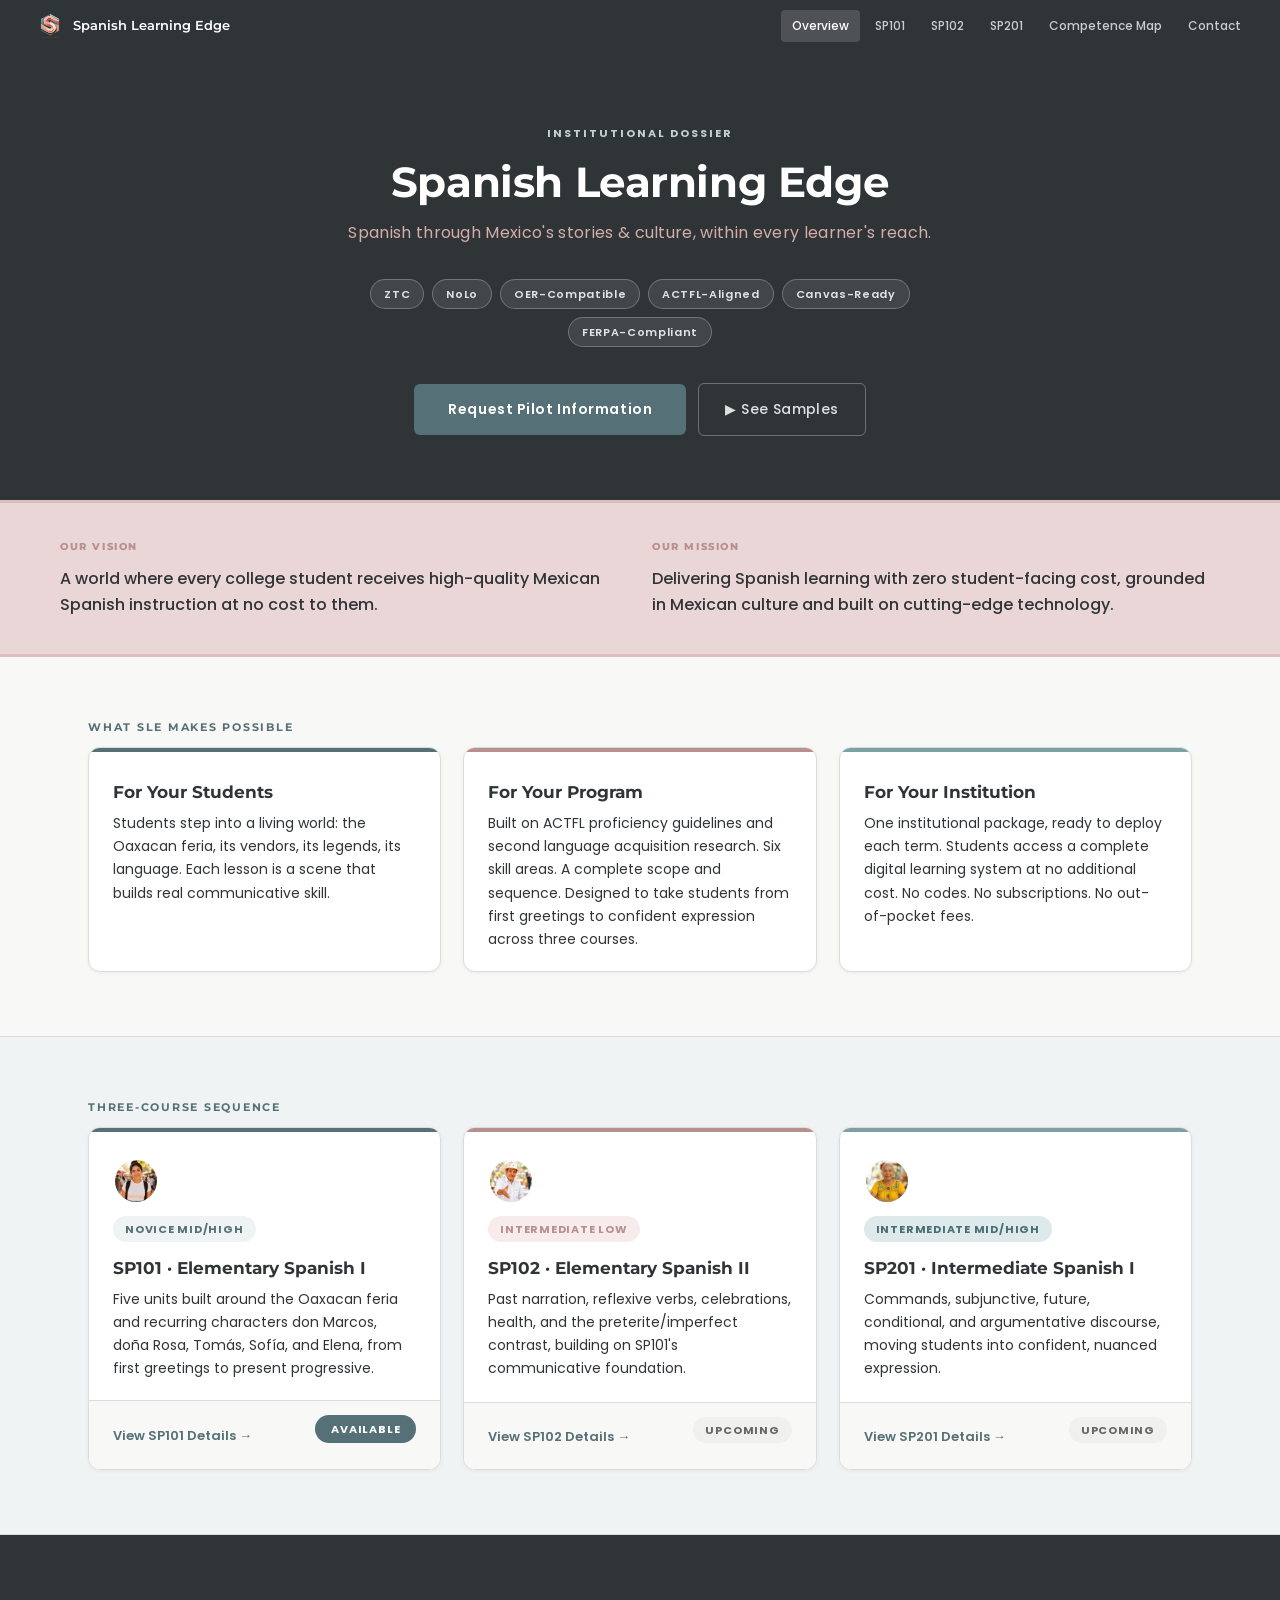
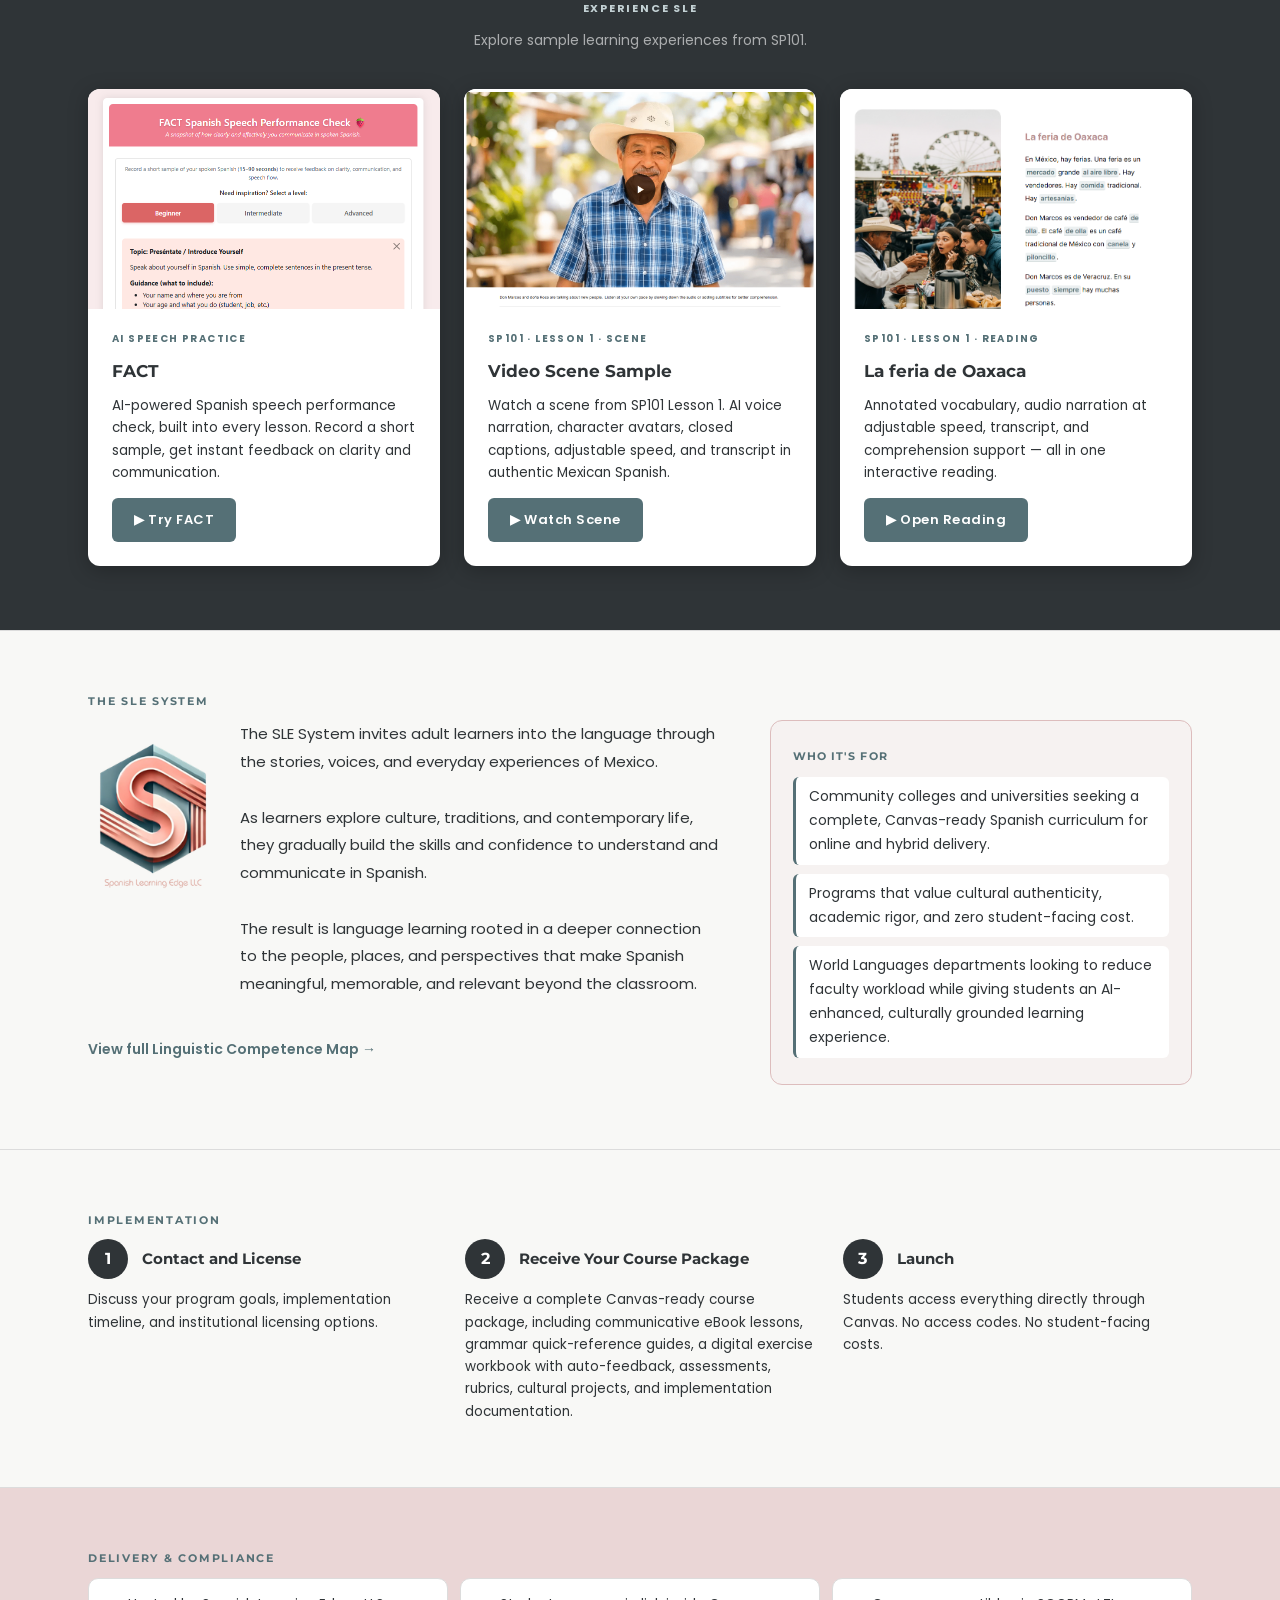
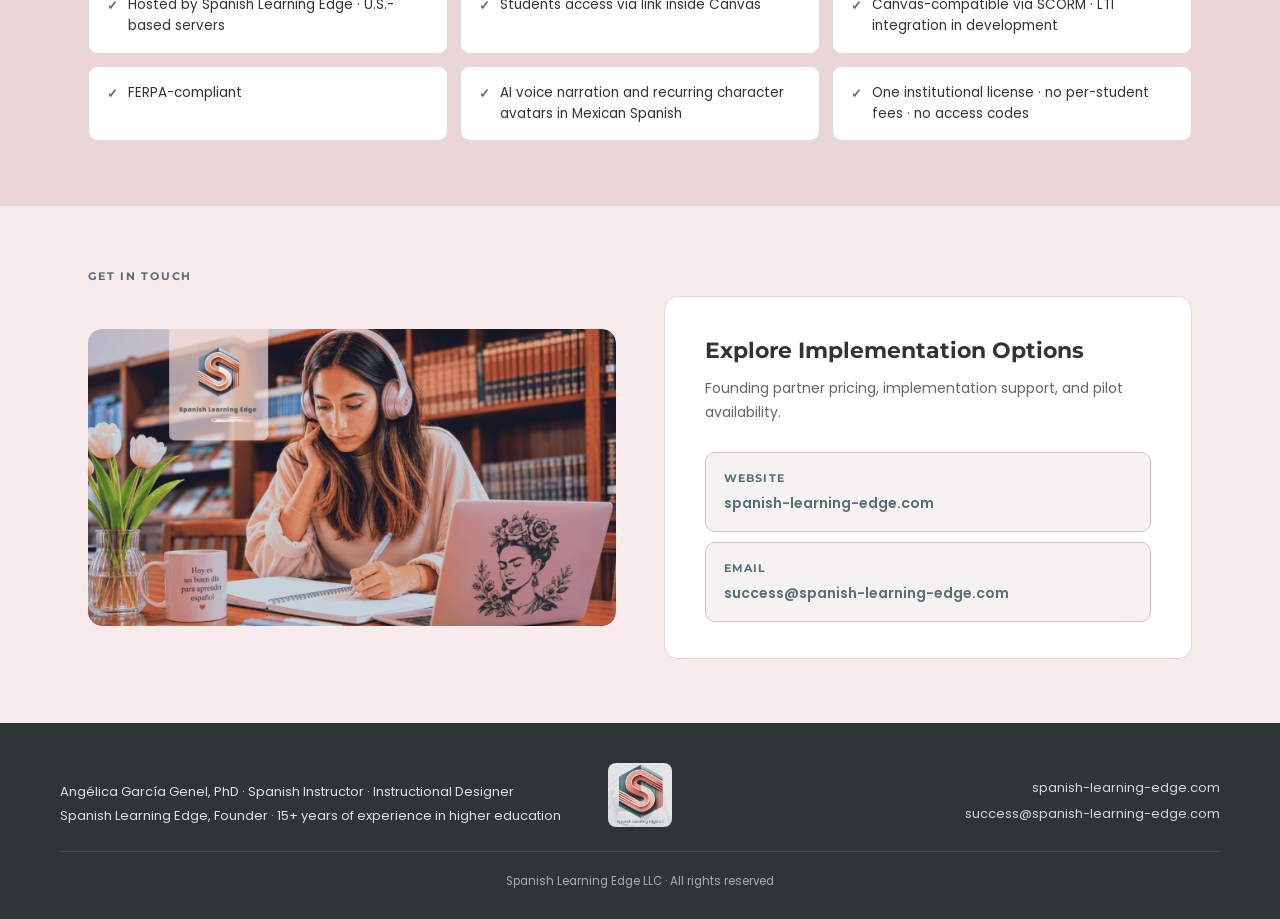
<file: index.html>
<!DOCTYPE html>
<html lang="en">
<head>
  <meta charset="UTF-8">
  <meta name="viewport" content="width=device-width, initial-scale=1.0">
  <title>Spanish Learning Edge</title>
  <meta name="description" content="Spanish Learning Edge — A zero-textbook-cost Spanish curriculum grounded in Mexican culture and built for the flipped classroom.">
  <meta property="og:title" content="Spanish Learning Edge">
  <meta property="og:description" content="Zero-textbook-cost Spanish for higher education, grounded in Mexican culture. ACTFL-Aligned, Canvas-Ready, FERPA-Compliant.">
  <meta property="og:type" content="website">
  <link rel="canonical" href="sle-dossier.html">
  <script>window.location.replace('sle-dossier.html');</script>
</head>
<body>
  <p>If you are not redirected automatically, <a href="sle-dossier.html">go to the SLE Institutional Dossier</a>.</p>
</body>
</html>
</file>
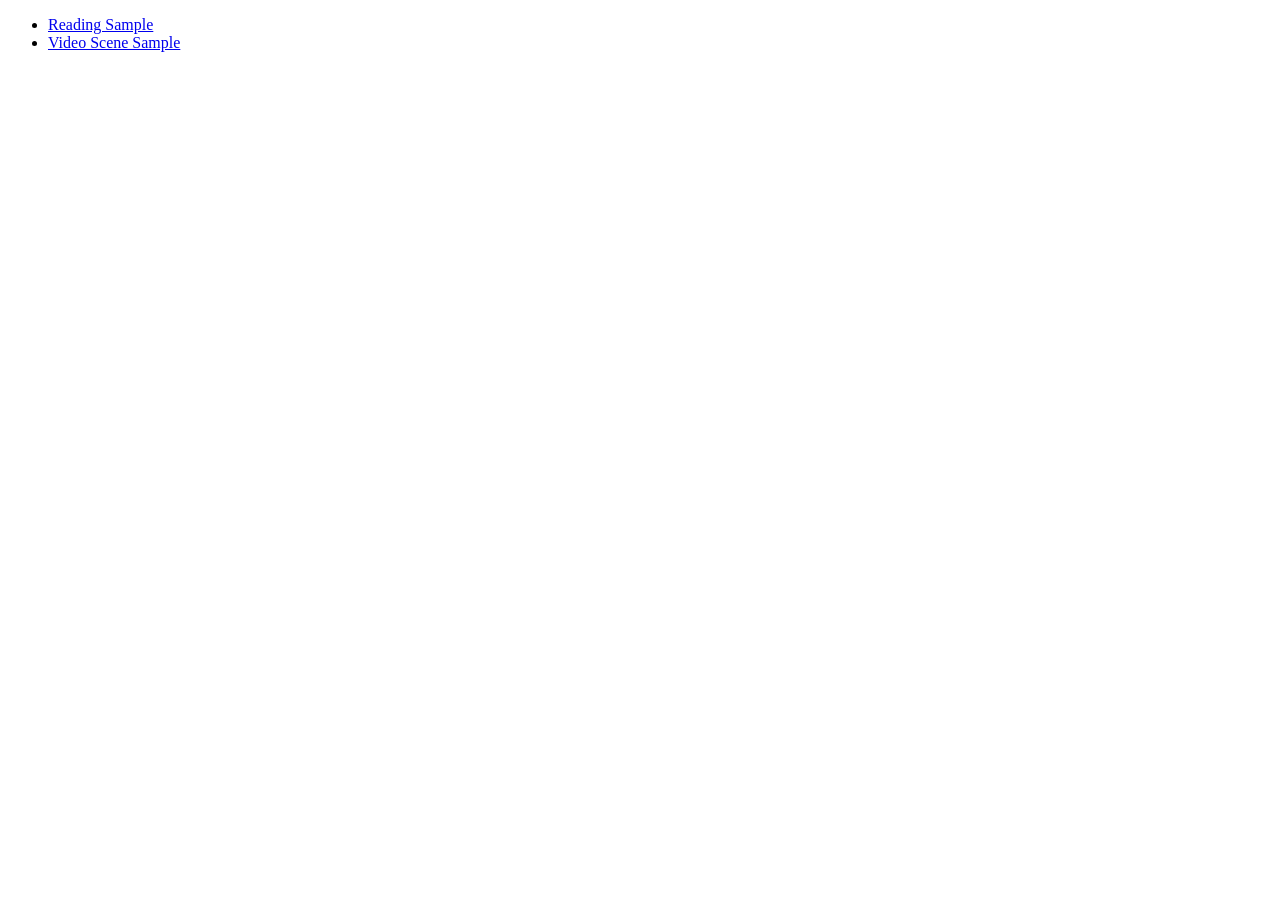
<file: scorm-host-index.html>
<!DOCTYPE html>
<html lang="en">
<head>
  <meta charset="UTF-8">
  <meta name="viewport" content="width=device-width, initial-scale=1.0">
  <title>SLE Dossier</title>
</head>
<body>
  <ul>
    <li><a href="reading-sample/scormcontent/index.html#/lessons/1HLSe2kN06vCsPwwDq5LvLSf9cejeeSX">Reading Sample</a></li>
    <li><a href="video-scene-sample/scormcontent/index.html#/lessons/HOiWl5lo8s2DJbRTASX7MgDbSh0FVMlh">Video Scene Sample</a></li>
  </ul>
</body>
</html>
</file>
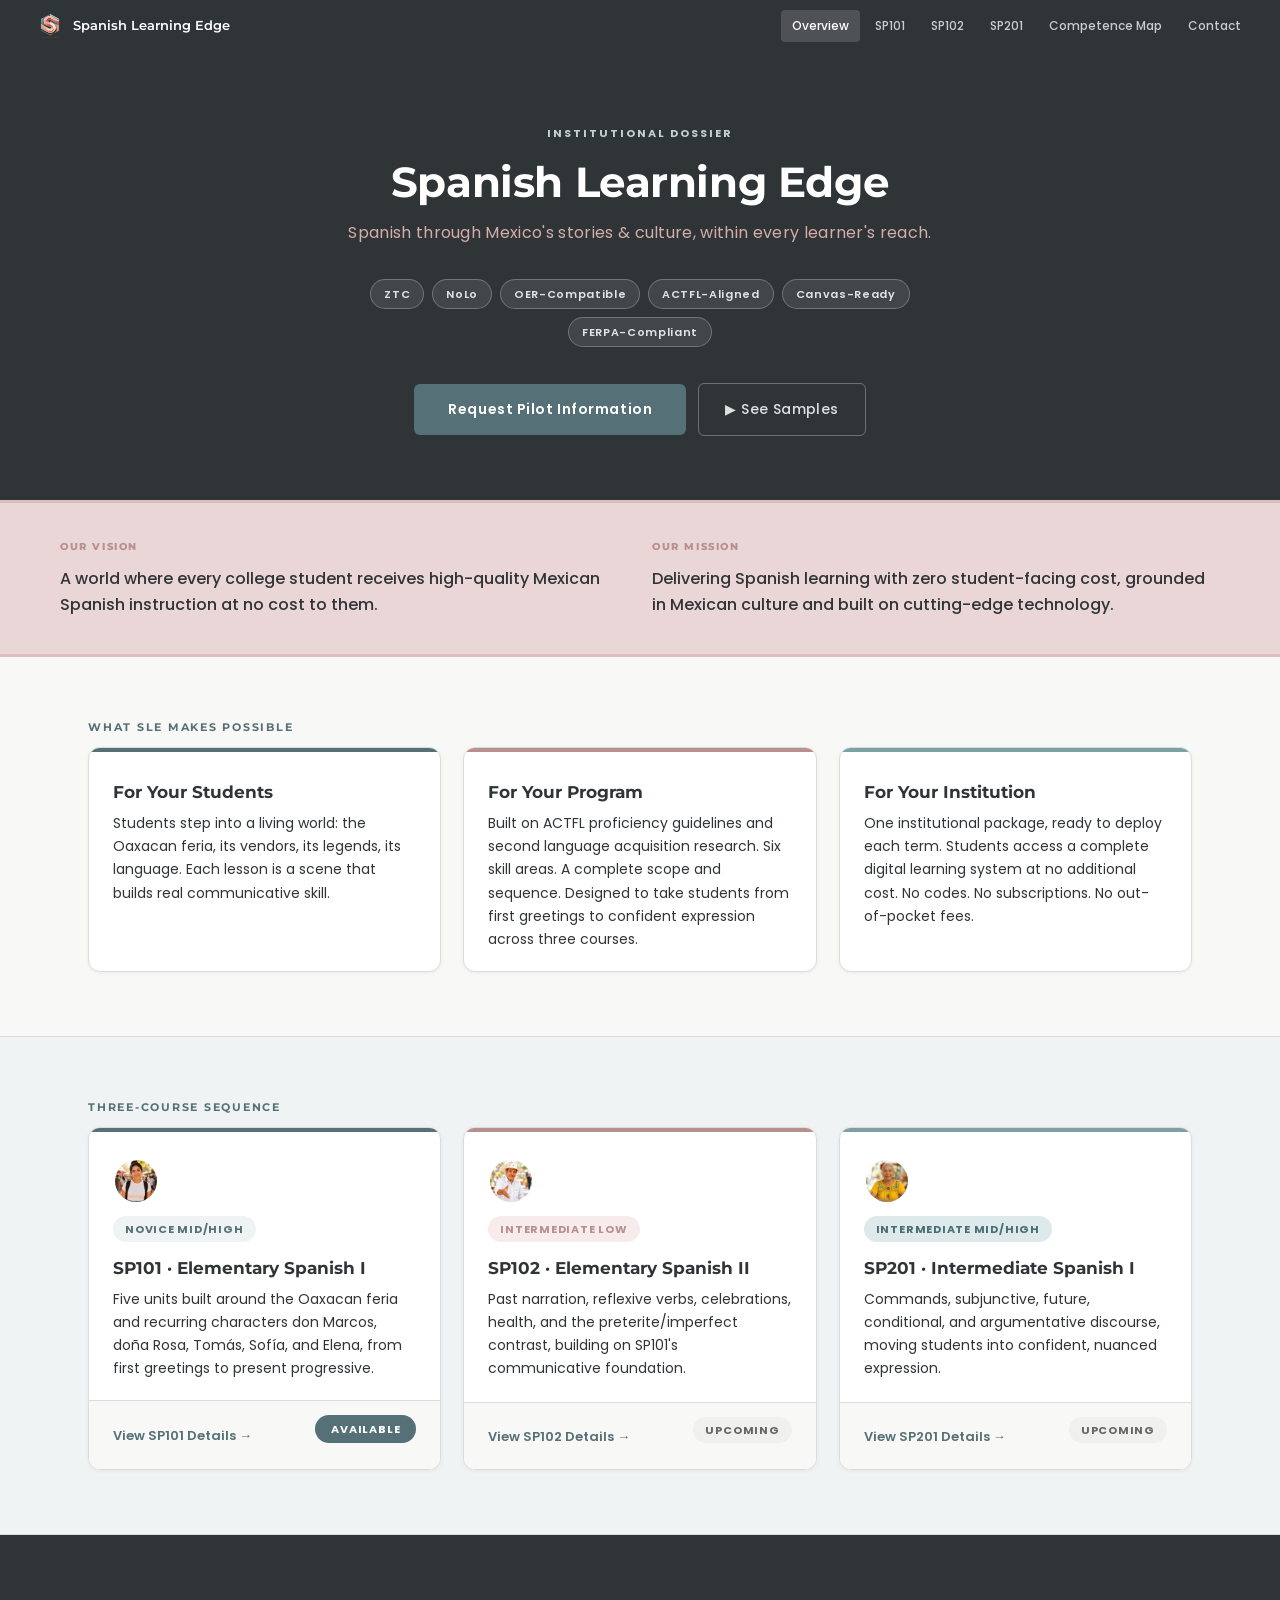
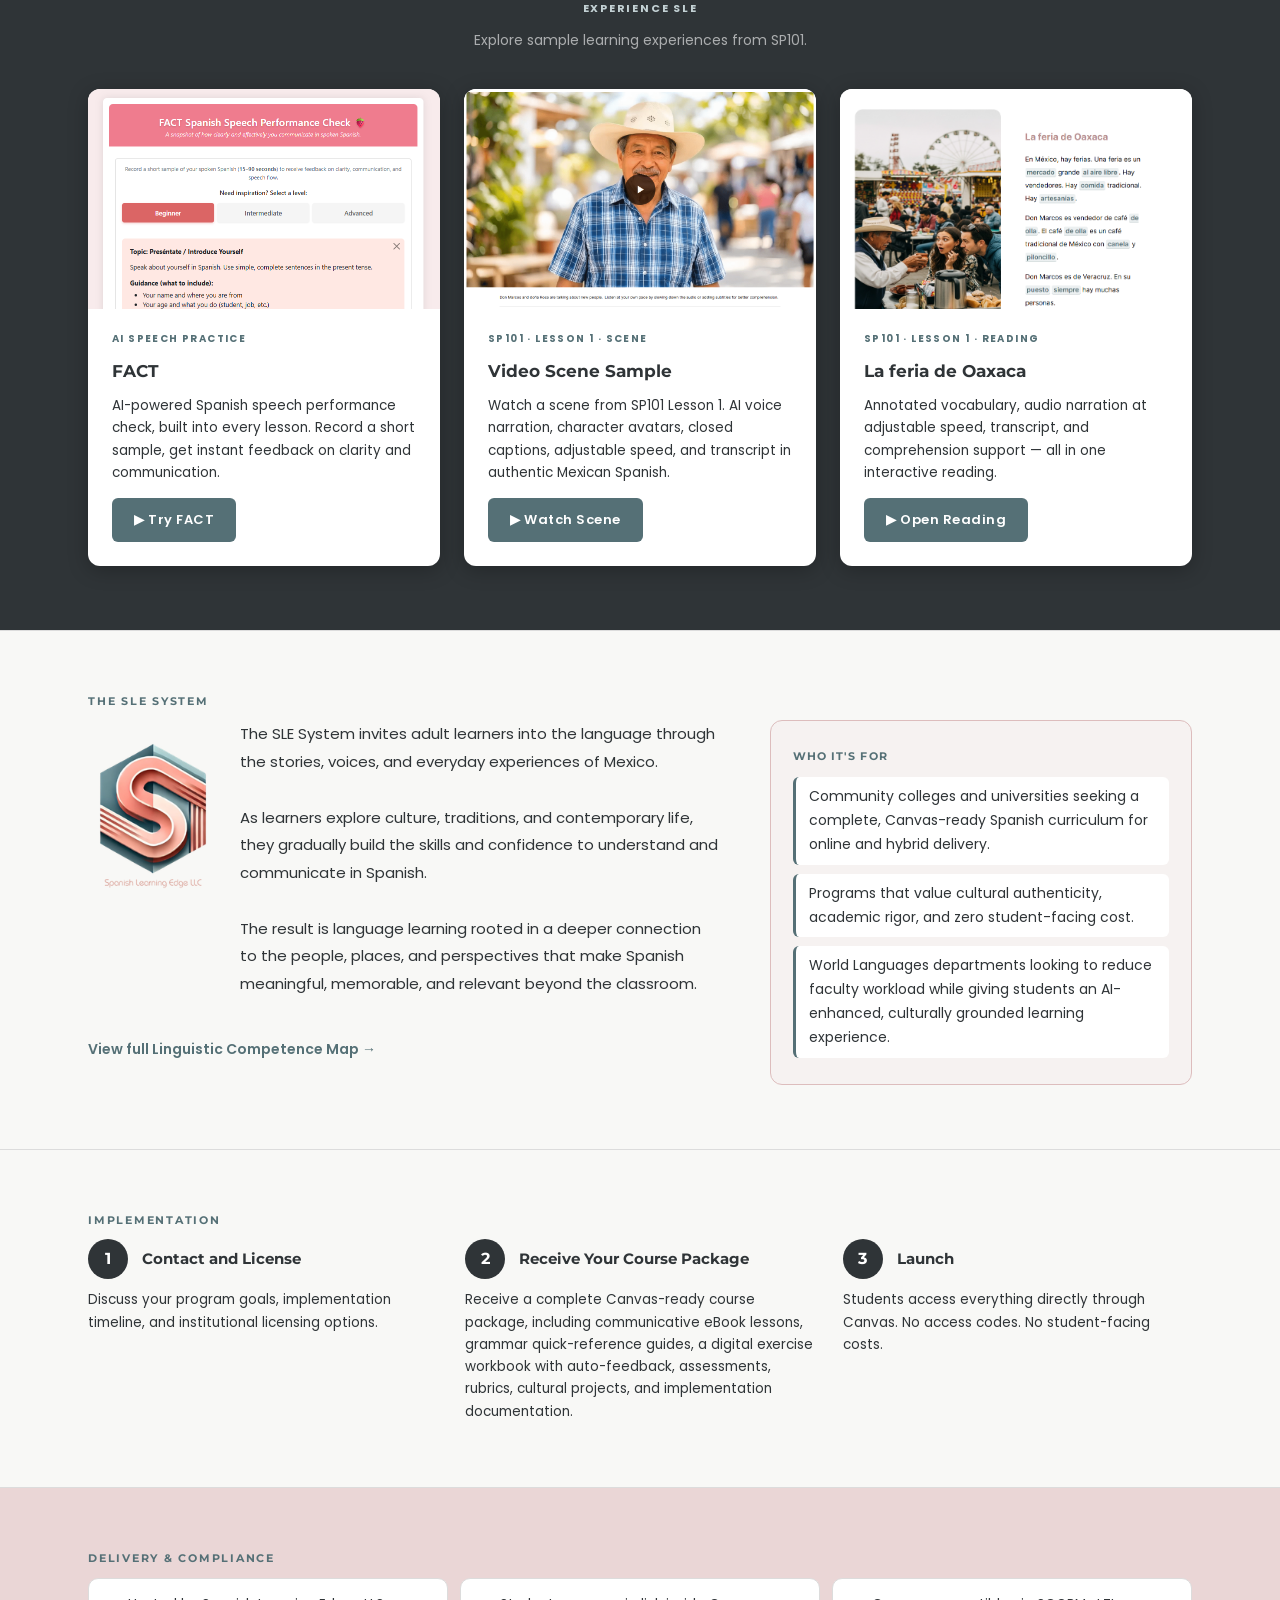
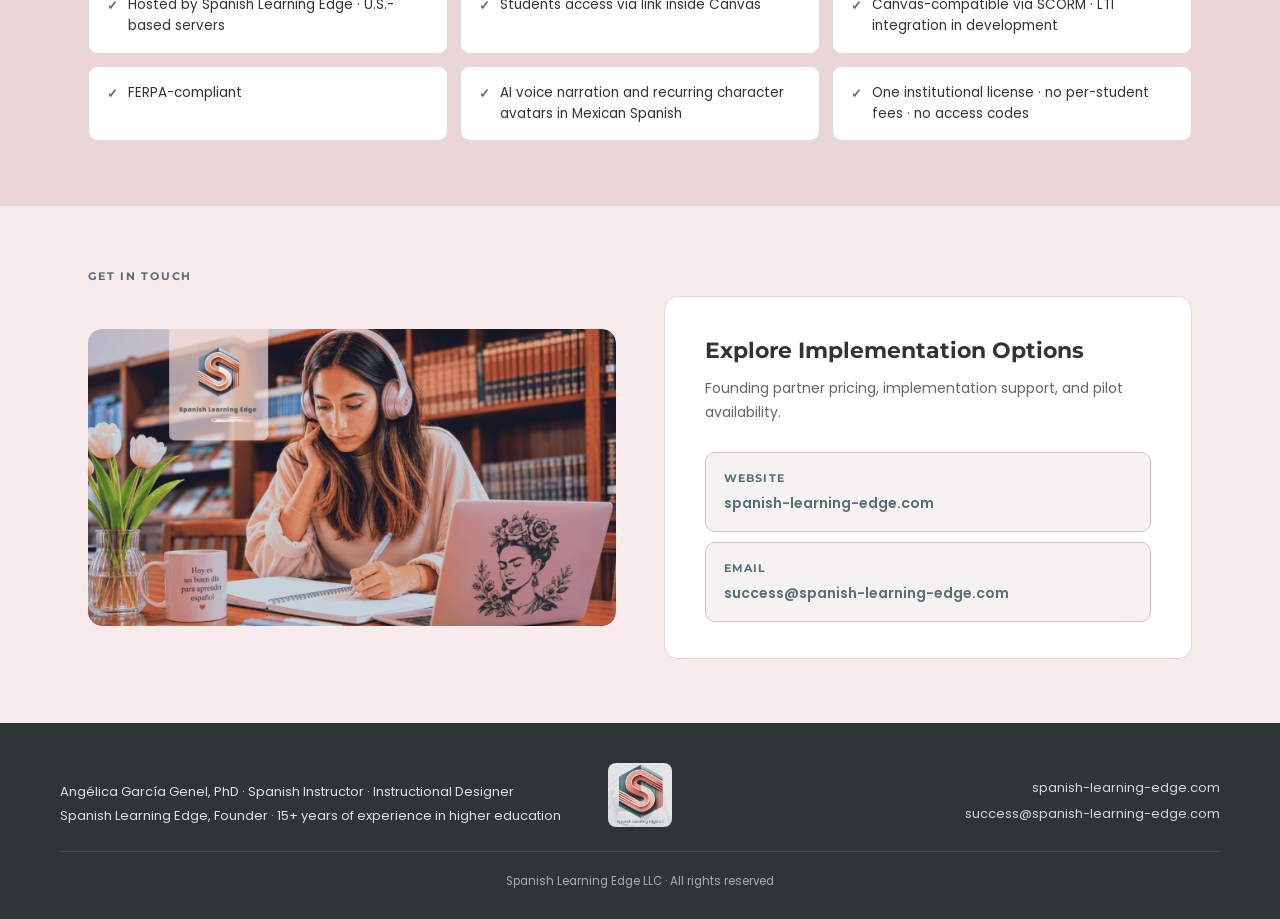
<file: sle-dossier.html>
<!DOCTYPE html>
<html lang="en">
<head>
<meta charset="UTF-8">
<meta name="viewport" content="width=device-width, initial-scale=1.0">
<title>Spanish Learning Edge: Institutional Dossier</title>
<meta name="description" content="Spanish Learning Edge — A zero-textbook-cost Spanish curriculum for higher education, grounded in Mexican culture, ACTFL-aligned, and Canvas-ready.">
<meta property="og:title" content="Spanish Learning Edge: Institutional Dossier">
<meta property="og:description" content="A zero-textbook-cost Spanish program for higher education. ZTC, ACTFL-Aligned, Canvas-Ready, FERPA-Compliant. Three-course sequence from Novice Mid to Intermediate High.">
<meta property="og:type" content="website">
<meta property="og:image" content="images/logo.png">
<link href="https://fonts.googleapis.com/css2?family=Montserrat:ital,wght@0,400;0,600;0,700;1,400&family=Poppins:ital,wght@0,400;0,500;0,600;0,700;1,400&display=swap" rel="stylesheet">
<style>
:root {
  --bg-ivory: #F8F8F6;
  --surface-eucalyptus: #F0F3F3;
  --charcoal: #2F3437;
  --secondary-text: #2F3437;
  --eucalyptus-primary: #557076;
  --eucalyptus-light: #C3D1D4;
  --rose-accent: #D5ADAD;
  --border-light: #DCDCDC;
  --warm-bg: #F6F2F1;
  --rose-surface: #EAD6D6;
  --deep-rose: #B88F8F;
  --rose-border: #DDBDBD;
  --platinum: #E5E4E2;
  --rosa: #F8EBEC;
  --heading: 'Montserrat', Georgia, serif;
  --body: 'Poppins', -apple-system, sans-serif;
}

*, *::before, *::after { margin: 0; padding: 0; box-sizing: border-box; }
html { scroll-behavior: smooth; }
body { font-family: var(--body); background: var(--bg-ivory); color: var(--charcoal); font-size: 15px; line-height: 1.65; }

.skip-link {
  position: absolute; left: -9999px; top: 4px;
  background: var(--charcoal); color: #fff;
  padding: 8px 18px; border-radius: 4px; font-size: 14px;
  z-index: 9999; text-decoration: none; font-family: var(--body);
}
.skip-link:focus { left: 4px; }
:focus-visible { outline: 2px solid var(--eucalyptus-primary); outline-offset: 2px; border-radius: 3px; }

/* ── NAV ── */
.nav {
  position: sticky; top: 0; z-index: 100;
  background: var(--charcoal); padding: 0 28px;
  display: flex; align-items: center; height: 52px; gap: 4px;
}
.nav-left { display: flex; align-items: center; gap: 12px; margin-right: auto; text-decoration: none; }
.nav-left img { height: 32px; width: auto; border-radius: 4px; display: block; }
.nav-brand { color: #fff; font-family: var(--heading); font-size: 13px; font-weight: 600; white-space: nowrap; }
.nav a { color: rgba(255,255,255,.75); text-decoration: none; font-size: 12px; font-weight: 500; padding: 6px 11px; border-radius: 4px; transition: all .2s; white-space: nowrap; }
.nav a:hover { color: #fff; background: rgba(255,255,255,.12); }
.nav a:focus-visible { outline: 2px solid #fff; outline-offset: 2px; }
.nav a[aria-current="page"] { color: #fff; background: rgba(255,255,255,.15); border-radius: 4px; }

/* ── HERO ── */
.hero { background: var(--charcoal); color: #fff; padding: 72px 28px 64px; text-align: center; }
.hero-eyebrow { font-size: 11px; font-weight: 700; letter-spacing: .18em; text-transform: uppercase; color: var(--eucalyptus-light); margin-bottom: 16px; }
.hero h1 { font-family: var(--heading); font-size: 42px; font-weight: 700; letter-spacing: -.01em; line-height: 1.15; margin-bottom: 14px; }
.hero-tagline { font-size: 16px; color: var(--rose-accent); margin-bottom: 32px; letter-spacing: .02em; }
.hero-pills { max-width: 660px; margin: 0 auto 36px; display: flex; flex-wrap: wrap; gap: 8px; justify-content: center; }
.hero-pills .pill { display: inline-block; font-size: 11px; font-weight: 600; letter-spacing: .06em; padding: 5px 13px; border-radius: 20px; border: 1px solid rgba(255,255,255,.25); color: rgba(255,255,255,.85); background: rgba(255,255,255,.09); }
.hero-cta-row { display: flex; gap: 12px; justify-content: center; align-items: center; flex-wrap: wrap; }
.hero-cta { display: inline-block; background: var(--eucalyptus-primary); color: #fff; font-family: var(--body); font-size: 14px; font-weight: 600; letter-spacing: .04em; padding: 14px 34px; border-radius: 6px; text-decoration: none; transition: background .2s, transform .15s; }
.hero-cta:hover { background: #46626a; transform: translateY(-1px); }
.hero-cta:focus-visible { outline: 2px solid #fff; outline-offset: 3px; }
.hero-cta-watch { display: inline-block; color: rgba(255,255,255,.85); font-family: var(--body); font-size: 14px; font-weight: 500; letter-spacing: .03em; padding: 14px 26px; border: 1px solid rgba(255,255,255,.3); border-radius: 6px; text-decoration: none; transition: all .2s; }
.hero-cta-watch:hover { color: #fff; background: rgba(255,255,255,.1); border-color: rgba(255,255,255,.55); }
.hero-cta-watch:focus-visible { outline: 2px solid #fff; outline-offset: 3px; }

/* ── VISION / MISSION ── */
.vm-band { background: var(--rose-surface); padding: 36px 48px; border-top: 3px solid var(--rose-border); border-bottom: 3px solid var(--rose-border); }
.vm-grid { display: grid; grid-template-columns: 1fr 1fr; gap: 24px; max-width: 1160px; margin: 0 auto; }
.vm-label { font-family: var(--heading); font-size: 10px; font-weight: 800; text-transform: uppercase; letter-spacing: .16em; color: var(--deep-rose); margin-bottom: 10px; }
.vm-text { font-family: var(--body); font-size: 16px; color: #2F3437; line-height: 1.65; font-weight: 500; }

/* ── SHARED LAYOUT ── */
.container { max-width: 1160px; margin: 0 auto; padding: 0 28px; }
section { padding: 64px 0; border-bottom: 1px solid var(--border-light); }
section:last-of-type { border-bottom: none; }
.section-label { font-size: 11px; font-weight: 700; letter-spacing: .16em; text-transform: uppercase; color: var(--eucalyptus-primary); margin-bottom: 12px; }
h2 { font-family: var(--heading); font-size: 28px; font-weight: 700; color: var(--charcoal); margin-bottom: 8px; line-height: 1.25; }
h3 { font-family: var(--heading); font-size: 17px; font-weight: 700; color: var(--charcoal); margin-bottom: 6px; }

/* ── 3-COLUMN CARD GRID ── */
.card-grid { display: grid; grid-template-columns: repeat(3, 1fr); gap: 22px; }
.card { background: #fff; border: 1px solid var(--border-light); border-radius: 12px; overflow: hidden; display: flex; flex-direction: column; box-shadow: 0 1px 4px rgba(0,0,0,.05); transition: box-shadow .2s, transform .2s; }
.card:hover { box-shadow: 0 6px 22px rgba(0,0,0,.09); transform: translateY(-2px); }
.card-top { padding: 26px 24px 20px; flex: 1; }
.card-accent-euca { border-top: 4px solid var(--eucalyptus-primary); }
.card-accent-rose  { border-top: 4px solid var(--deep-rose); }
.card-accent-mid   { border-top: 4px solid #7BA1A5; }
.card-badge { display: inline-block; font-size: 11px; font-weight: 700; letter-spacing: .07em; text-transform: uppercase; padding: 4px 12px; border-radius: 20px; margin-bottom: 12px; }
.badge-euca { background: var(--surface-eucalyptus); color: var(--eucalyptus-primary); }
.badge-rose { background: var(--rosa); color: var(--deep-rose); }
.badge-mid  { background: #dde9ea; color: #4a6d75; }
.badge-avail { background: #557076; color: #fff; font-weight: 700; padding: 5px 16px; }
.badge-upcoming { background: #f0f0ee; color: #666; }
.card p { font-size: 14px; color: var(--secondary-text); line-height: 1.65; }
.card-footer { padding: 14px 24px; border-top: 1px solid var(--border-light); background: var(--bg-ivory); display: flex; align-items: center; justify-content: space-between; gap: 10px; }
.card-link { font-size: 13px; font-weight: 600; color: var(--eucalyptus-primary); text-decoration: none; transition: color .2s; }
.card-link:hover { color: var(--charcoal); text-decoration: underline; }
.card-link:focus-visible { outline: 2px solid var(--eucalyptus-primary); }
.card-avatar-solo { width: 46px; height: 46px; border-radius: 50%; object-fit: cover; object-position: top center; border: 2px solid #fff; display: block; margin-bottom: 12px; }

/* ── TRANSFORMATION ── */
#transformation { background: var(--bg-ivory); }

/* ── COURSES ── */
#courses { background: var(--surface-eucalyptus); }

/* ── SAMPLES SECTION ── */
#samples { background: var(--charcoal); }
#samples .section-label { color: var(--eucalyptus-light); text-align: center; }
.samples-subtitle { font-size: 14px; color: rgba(255,255,255,.6); text-align: center; margin-bottom: 36px; max-width: 520px; margin-left: auto; margin-right: auto; }
.sample-cards-grid { display: grid; grid-template-columns: repeat(3, 1fr); gap: 24px; }
.sample-card { background: #fff; border-radius: 12px; overflow: hidden; display: flex; flex-direction: column; box-shadow: 0 4px 20px rgba(0,0,0,.25); transition: transform .2s, box-shadow .2s; }
.sample-card:hover { transform: translateY(-3px); box-shadow: 0 10px 36px rgba(0,0,0,.35); }
.sample-card-img-wrap { height: 220px; overflow: hidden; }
.sample-card-img { width: 100%; height: 100%; object-fit: cover; object-position: center top; display: block; }
.sample-card-body { padding: 22px 24px 24px; display: flex; flex-direction: column; gap: 10px; flex: 1; }
.sample-card-label { font-size: 10px; font-weight: 700; letter-spacing: .14em; text-transform: uppercase; color: var(--eucalyptus-primary); }
.sample-card-title { font-family: var(--heading); font-size: 17px; font-weight: 700; color: var(--charcoal); }
.sample-card-desc { font-size: 13.5px; color: var(--secondary-text); line-height: 1.65; flex: 1; }
.sample-card-cta { display: inline-block; background: var(--eucalyptus-primary); color: #fff; font-family: var(--body); font-size: 13px; font-weight: 600; letter-spacing: .04em; padding: 11px 22px; border-radius: 6px; text-decoration: none; width: fit-content; margin-top: 4px; transition: background .2s, transform .15s; }
.sample-card-cta:hover { background: #46626a; transform: translateY(-1px); }
.sample-card-cta:focus-visible { outline: 2px solid var(--eucalyptus-primary); outline-offset: 3px; }

/* ── ABOUT / 2-COLUMN ── */
.two-col { display: grid; grid-template-columns: 3fr 2fr; gap: 48px; align-items: start; }
.system-logo-row { display: flex; gap: 22px; align-items: flex-start; margin-bottom: 20px; }
.system-logo { width: 130px; height: auto; display: block; border-radius: 8px; flex-shrink: 0; }
.who-its-for-list { list-style: none; padding: 0; display: flex; flex-direction: column; gap: 9px; }
.who-its-for-list li { font-size: 14px; color: var(--secondary-text); line-height: 1.7; padding: 8px 12px 8px 13px; background: #fff; border-radius: 6px; border-left: 3px solid var(--eucalyptus-primary); }
.who-its-for-card { background: var(--warm-bg); border-radius: 12px; padding: 26px 22px; border: 1px solid var(--rose-border); }
.who-its-for-label { font-family: var(--heading); font-size: 11px; font-weight: 700; text-transform: uppercase; letter-spacing: .1em; color: var(--eucalyptus-primary); margin-bottom: 12px; }
.map-link { font-size: 14px; font-weight: 600; color: var(--eucalyptus-primary); text-decoration: none; display: inline-flex; align-items: center; gap: 4px; margin-top: 20px; }
.map-link:hover { color: var(--charcoal); text-decoration: underline; }
.map-link:focus-visible { outline: 2px solid var(--eucalyptus-primary); }

/* ── HOW IT WORKS ── */
.steps-row { display: grid; grid-template-columns: repeat(3, 1fr); gap: 28px; }
.step { display: flex; flex-direction: column; gap: 10px; }
.step-header { display: flex; align-items: center; gap: 14px; }
.step-num { width: 40px; height: 40px; border-radius: 50%; background: var(--charcoal); color: #fff; display: flex; align-items: center; justify-content: center; font-family: var(--heading); font-size: 16px; font-weight: 700; flex-shrink: 0; }
.step h3 { font-size: 15px; margin-bottom: 0; }
.step p { font-size: 13.5px; color: var(--secondary-text); line-height: 1.65; }

/* ── DELIVERY ── */
#delivery { background: var(--rose-surface); }
.delivery-cards { display: grid; grid-template-columns: repeat(3, 1fr); gap: 12px; margin-top: 8px; }
.delivery-card { background: #fff; border: 1px solid var(--border-light); border-radius: 10px; padding: 16px 18px; font-size: 13.5px; font-family: var(--body); color: var(--secondary-text); line-height: 1.55; display: flex; align-items: flex-start; gap: 10px; }
.delivery-card::before { content: '✓'; color: var(--eucalyptus-primary); font-weight: 700; flex-shrink: 0; font-size: 13px; margin-top: 1px; }

/* ── CONTACT ── */
#contact { background: var(--rosa); }
.contact-split { display: grid; grid-template-columns: 1fr 1fr; gap: 48px; align-items: center; }
.contact-photo-wrap { border-radius: 14px; overflow: hidden; }
.contact-photo { width: 100%; height: auto; display: block; border-radius: 14px; }
.contact-main-card { background: #fff; border: 1px solid var(--border-light); border-radius: 14px; padding: 36px 40px; }
.contact-main-card-title { font-family: var(--heading); font-size: 22px; font-weight: 700; color: var(--charcoal); margin-bottom: 8px; }
.contact-main-card-sub { font-size: 14px; color: var(--secondary-text); line-height: 1.65; margin-bottom: 28px; opacity: 0.75; }
.contact-detail-row { display: grid; grid-template-columns: 1fr; gap: 10px; }
.contact-detail-card { background: var(--warm-bg); border: 1px solid var(--rose-border); border-radius: 10px; padding: 16px 18px; display: flex; flex-direction: column; gap: 5px; }
.contact-label { font-family: var(--heading); font-size: 11px; font-weight: 700; letter-spacing: .1em; text-transform: uppercase; color: var(--eucalyptus-primary); }
.contact-link-val { font-size: 14px; font-weight: 600; color: var(--eucalyptus-primary); text-decoration: none; word-break: break-all; }
.contact-link-val:hover { text-decoration: underline; color: var(--charcoal); }
.contact-link-val:focus-visible { outline: 2px solid var(--eucalyptus-primary); }

/* ── FOOTER ── */
.footer { background: var(--charcoal); color: rgba(255,255,255,.55); padding: 40px 28px 28px; }
.footer-inner { max-width: 1160px; margin: 0 auto; display: grid; grid-template-columns: 1fr auto 1fr; align-items: end; gap: 24px; padding-bottom: 24px; border-bottom: 1px solid rgba(255,255,255,.1); margin-bottom: 20px; }
.footer-creds { font-size: 13px; line-height: 1.8; color: rgba(255,255,255,.85); }
.footer-logo-center { display: flex; justify-content: center; }
.footer-logo-center img { height: 64px; width: auto; display: block; border-radius: 8px; opacity: .9; }
.footer-contact { font-size: 13px; text-align: right; line-height: 2; }
.footer-contact a { color: rgba(255,255,255,.8); text-decoration: none; }
.footer-contact a:hover { color: #fff; text-decoration: underline; }
.footer-contact a:focus-visible { outline: 2px solid #fff; outline-offset: 2px; border-radius: 2px; }
.footer-copy { font-size: 11.5px; text-align: center; color: rgba(255,255,255,.6); max-width: 1160px; margin: 0 auto; }

/* ── SCREEN READER ONLY ── */
.sr-only { position: absolute; width: 1px; height: 1px; padding: 0; margin: -1px; overflow: hidden; clip: rect(0,0,0,0); white-space: nowrap; border: 0; }

/* ── RESPONSIVE ── */
@media (max-width: 900px) {
  .card-grid { grid-template-columns: 1fr 1fr; }
  .sample-cards-grid { grid-template-columns: 1fr 1fr; }
  .steps-row { grid-template-columns: repeat(2, 1fr); }
  .two-col { grid-template-columns: 1fr; gap: 36px; }
  .vm-grid { grid-template-columns: 1fr; }
  .delivery-cards { grid-template-columns: 1fr 1fr; }
  .contact-detail-row { grid-template-columns: 1fr; }
}
@media (max-width: 900px) {
  .contact-split { grid-template-columns: 1fr; }
  .contact-photo-wrap { max-height: 280px; }
}
@media (max-width: 620px) {
  .card-grid { grid-template-columns: 1fr; }
  .sample-cards-grid { grid-template-columns: 1fr; }
  .steps-row { grid-template-columns: 1fr; }
  .delivery-cards { grid-template-columns: 1fr; }
  .contact-main-card { padding: 24px 20px; }
  .hero h1 { font-size: 30px; }
  .nav { padding: 0 16px; gap: 2px; }
  .nav a { font-size: 11px; padding: 5px 7px; }
  .container { padding: 0 16px; }
  section { padding: 44px 0; }
  .footer-inner { flex-direction: column; }
  .footer-contact { text-align: left; }
  .hero-pills .pill { font-size: 10px; padding: 4px 10px; }
  .vm-band { padding: 24px 16px; }
}
@media (prefers-reduced-motion: reduce) {
  html { scroll-behavior: auto; }
  *, *::before, *::after { animation-duration: .01ms !important; animation-iteration-count: 1 !important; transition-duration: .01ms !important; }
}
</style>
</head>
<body>
<a href="#main" class="skip-link">Skip to main content</a>

<!-- ── NAV ── -->
<nav class="nav" aria-label="Site navigation">
  <a href="sle-dossier.html" class="nav-left" aria-label="Spanish Learning Edge home">
    <img src="images/logo.png" alt="Spanish Learning Edge logo">
    <span class="nav-brand">Spanish Learning Edge</span>
  </a>
  <a href="#overview" aria-current="page">Overview</a>
  <a href="sle-sp101.html">SP101</a>
  <a href="sle-sp102.html">SP102</a>
  <a href="sle-sp201.html">SP201</a>
  <a href="sle-linguistic-competence-map.html">Competence Map</a>
  <a href="#contact">Contact</a>
</nav>

<!-- ── HERO ── -->
<header class="hero" id="overview">
  <div class="hero-eyebrow">INSTITUTIONAL DOSSIER</div>
  <h1>Spanish Learning Edge</h1>
  <p class="hero-tagline">Spanish through Mexico's stories &amp; culture, within every learner's reach.</p>
  <div class="hero-pills" aria-label="Program attributes">
    <span class="pill">ZTC</span>
    <span class="pill">NoLo</span>
    <span class="pill">OER-Compatible</span>
    <span class="pill">ACTFL-Aligned</span>
    <span class="pill">Canvas-Ready</span>
    <span class="pill">FERPA-Compliant</span>
  </div>
  <div class="hero-cta-row">
    <a href="#contact" class="hero-cta">Request Pilot Information</a>
    <a href="#samples" class="hero-cta-watch">▶ See Samples</a>
  </div>
</header>

<!-- ── VISION / MISSION ── -->
<div class="vm-band">
  <div class="vm-grid">
    <div>
      <div class="vm-label">OUR VISION</div>
      <p class="vm-text">A world where every college student receives high-quality Mexican Spanish instruction at no cost to them.</p>
    </div>
    <div>
      <div class="vm-label">OUR MISSION</div>
      <p class="vm-text">Delivering Spanish learning with zero student-facing cost, grounded in Mexican culture and built on cutting-edge technology.</p>
    </div>
  </div>
</div>

<!-- ── MAIN CONTENT ── -->
<main id="main">

<!-- ── WHAT SLE MAKES POSSIBLE ── -->
<section id="transformation">
  <div class="container">
    <h2 class="section-label">What SLE Makes Possible</h2>
    <div class="card-grid">
      <div class="card">
        <div class="card-top card-accent-euca">
          <h3>For Your Students</h3>
          <p>Students step into a living world: the Oaxacan feria, its vendors, its legends, its language. Each lesson is a scene that builds real communicative skill.</p>
        </div>
      </div>
      <div class="card">
        <div class="card-top card-accent-rose">
          <h3>For Your Program</h3>
          <p>Built on ACTFL proficiency guidelines and second language acquisition research. Six skill areas. A complete scope and sequence. Designed to take students from first greetings to confident expression across three courses.</p>
        </div>
      </div>
      <div class="card">
        <div class="card-top card-accent-mid">
          <h3>For Your Institution</h3>
          <p>One institutional package, ready to deploy each term. Students access a complete digital learning system at no additional cost. No codes. No subscriptions. No out-of-pocket fees.</p>
        </div>
      </div>
    </div>
  </div>
</section>

<!-- ── THREE-COURSE SEQUENCE ── -->
<section id="courses">
  <div class="container">
    <h2 class="section-label">Three-Course Sequence</h2>
    <div class="card-grid">
      <div class="card">
        <div class="card-top card-accent-euca">
          <img src="images/Avatar%20SLE%20(1).png" alt="" class="card-avatar-solo" loading="lazy" aria-hidden="true">
          <span class="card-badge badge-euca">Novice Mid/High</span>
          <h3>SP101 · Elementary Spanish I</h3>
          <p>Five units built around the Oaxacan feria and recurring characters don Marcos, doña Rosa, Tomás, Sofía, and Elena, from first greetings to present progressive.</p>
        </div>
        <div class="card-footer">
          <a href="sle-sp101.html" class="card-link" aria-label="View SP101 Elementary Spanish I details">View SP101 Details →</a>
          <span class="card-badge badge-avail">AVAILABLE</span>
        </div>
      </div>
      <div class="card">
        <div class="card-top card-accent-rose">
          <img src="images/Avatar%20SLE%20(2).png" alt="" class="card-avatar-solo" loading="lazy" aria-hidden="true">
          <span class="card-badge badge-rose">Intermediate Low</span>
          <h3>SP102 · Elementary Spanish II</h3>
          <p>Past narration, reflexive verbs, celebrations, health, and the preterite/imperfect contrast, building on SP101's communicative foundation.</p>
        </div>
        <div class="card-footer">
          <a href="sle-sp102.html" class="card-link" aria-label="View SP102 Elementary Spanish II details">View SP102 Details →</a>
          <span class="card-badge badge-upcoming">Upcoming</span>
        </div>
      </div>
      <div class="card">
        <div class="card-top card-accent-mid">
          <img src="images/Avatar%20SLE%20(3).png" alt="" class="card-avatar-solo" loading="lazy" aria-hidden="true">
          <span class="card-badge badge-mid">Intermediate Mid/High</span>
          <h3>SP201 · Intermediate Spanish I</h3>
          <p>Commands, subjunctive, future, conditional, and argumentative discourse, moving students into confident, nuanced expression.</p>
        </div>
        <div class="card-footer">
          <a href="sle-sp201.html" class="card-link" aria-label="View SP201 Intermediate Spanish I details">View SP201 Details →</a>
          <span class="card-badge badge-upcoming">Upcoming</span>
        </div>
      </div>
    </div>
  </div>
</section>

<!-- ── SAMPLES ── -->
<section id="samples">
  <div class="container">
    <div class="section-label">Experience SLE</div>
    <p class="samples-subtitle">Explore sample learning experiences from SP101.</p>
    <div class="sample-cards-grid">

      <!-- FACT -->
      <div class="sample-card">
        <div class="sample-card-img-wrap">
          <img src="images/FACT%20app.png" alt="FACT Spanish Speech Performance Check app" class="sample-card-img" loading="lazy">
        </div>
        <div class="sample-card-body">
          <p class="sample-card-label">AI Speech Practice</p>
          <p class="sample-card-title">FACT</p>
          <p class="sample-card-desc">AI-powered Spanish speech performance check, built into every lesson. Record a short sample, get instant feedback on clarity and communication.</p>
          <a href="https://staging.d2v9q4epzcx9a8.amplifyapp.com/#/lessons/AGN9ulvCy49Tms6ayd9N5xdnlpBYuFyy"
             class="sample-card-cta" target="_blank" rel="noopener">▶ Try FACT</a>
        </div>
      </div>

      <!-- VIDEO SCENE SAMPLE -->
      <div class="sample-card">
        <div class="sample-card-img-wrap">
          <img src="images/video-scene-sample.png" alt="Video Scene Sample — SP101 Lesson 1" class="sample-card-img" loading="lazy">
        </div>
        <div class="sample-card-body">
          <p class="sample-card-label">SP101 · Lesson 1 · Scene</p>
          <p class="sample-card-title">Video Scene Sample</p>
          <p class="sample-card-desc">Watch a scene from SP101 Lesson 1. AI voice narration, character avatars, closed captions, adjustable speed, and transcript in authentic Mexican Spanish.</p>
          <a href="https://staging.dfantlup6eo0.amplifyapp.com/video-scene-sample/scormcontent/index.html#/lessons/HOiWl5lo8s2DJbRTASX7MgDbSh0FVMlh"
             class="sample-card-cta" target="_blank" rel="noopener">▶ Watch Scene</a>
        </div>
      </div>

      <!-- READING SAMPLE -->
      <div class="sample-card">
        <div class="sample-card-img-wrap">
          <img src="images/Reading-Dossier.png" alt="Reading Sample — La feria de Oaxaca" class="sample-card-img" loading="lazy">
        </div>
        <div class="sample-card-body">
          <p class="sample-card-label">SP101 · Lesson 1 · Reading</p>
          <p class="sample-card-title">La feria de Oaxaca</p>
          <p class="sample-card-desc">Annotated vocabulary, audio narration at adjustable speed, transcript, and comprehension support — all in one interactive reading.</p>
          <a href="https://staging.dfantlup6eo0.amplifyapp.com/reading-sample/scormcontent/index.html#/lessons/1HLSe2kN06vCsPwwDq5LvLSf9cejeeSX"
             class="sample-card-cta" target="_blank" rel="noopener">▶ Open Reading</a>
        </div>
      </div>

    </div>
  </div>
</section>

<!-- ── THE SLE SYSTEM ── -->
<section id="system">
  <div class="container">
    <h2 class="section-label">The SLE System</h2>
    <div class="two-col">
      <div>
        <div class="system-logo-row">
          <img src="images/logo.png" alt="Spanish Learning Edge" class="system-logo" loading="lazy">
          <p style="font-size:15px;color:var(--secondary-text);line-height:1.85;">
            The SLE System invites adult learners into the language through the stories, voices, and everyday experiences of Mexico.<br><br>As learners explore culture, traditions, and contemporary life, they gradually build the skills and confidence to understand and communicate in Spanish.<br><br>The result is language learning rooted in a deeper connection to the people, places, and perspectives that make Spanish meaningful, memorable, and relevant beyond the classroom.
          </p>
        </div>
        <a href="sle-linguistic-competence-map.html" class="map-link">View full Linguistic Competence Map →</a>
      </div>
      <div class="who-its-for-card">
        <p class="who-its-for-label">Who It's For</p>
        <ul class="who-its-for-list">
          <li>Community colleges and universities seeking a complete, Canvas-ready Spanish curriculum for online and hybrid delivery.</li>
          <li>Programs that value cultural authenticity, academic rigor, and zero student-facing cost.</li>
          <li>World Languages departments looking to reduce faculty workload while giving students an AI-enhanced, culturally grounded learning experience.</li>
        </ul>
      </div>
    </div>
  </div>
</section>

<!-- ── IMPLEMENTATION ── -->
<section id="implementation">
  <div class="container">
    <h2 class="section-label">Implementation</h2>
    <div class="steps-row" role="list">
      <div class="step" role="listitem">
        <div class="step-header">
          <div class="step-num" aria-hidden="true">1</div>
          <h3>Contact and License</h3>
        </div>
        <p>Discuss your program goals, implementation timeline, and institutional licensing options.</p>
      </div>
      <div class="step" role="listitem">
        <div class="step-header">
          <div class="step-num" aria-hidden="true">2</div>
          <h3>Receive Your Course Package</h3>
        </div>
        <p>Receive a complete Canvas-ready course package, including communicative eBook lessons, grammar quick-reference guides, a digital exercise workbook with auto-feedback, assessments, rubrics, cultural projects, and implementation documentation.</p>
      </div>
      <div class="step" role="listitem">
        <div class="step-header">
          <div class="step-num" aria-hidden="true">3</div>
          <h3>Launch</h3>
        </div>
        <p>Students access everything directly through Canvas. No access codes. No student-facing costs.</p>
      </div>
    </div>
  </div>
</section>

<!-- ── DELIVERY & COMPLIANCE ── -->
<section id="delivery">
  <div class="container">
    <h2 class="section-label">Delivery &amp; Compliance</h2>
    <div class="delivery-cards" aria-label="Delivery and compliance details">
      <div class="delivery-card">Hosted by Spanish Learning Edge · U.S.-based servers</div>
      <div class="delivery-card">Students access via link inside Canvas</div>
      <div class="delivery-card">Canvas-compatible via SCORM · LTI integration in development</div>
      <div class="delivery-card">FERPA-compliant</div>
      <div class="delivery-card">AI voice narration and recurring character avatars in Mexican Spanish</div>
      <div class="delivery-card">One institutional license · no per-student fees · no access codes</div>
    </div>
  </div>
</section>

<!-- ── CONTACT ── -->
<section id="contact">
  <div class="container">
    <h2 class="section-label">Get in Touch</h2>
    <div class="contact-split">
      <div class="contact-photo-wrap">
        <img src="images/Dossier%20Contact.png" alt="Professional study environment — Spanish Learning Edge" class="contact-photo" loading="lazy">
      </div>
      <div class="contact-main-card">
        <p class="contact-main-card-title">Explore Implementation Options</p>
        <p class="contact-main-card-sub">Founding partner pricing, implementation support, and pilot availability.</p>
        <div class="contact-detail-row">
          <div class="contact-detail-card">
            <span class="contact-label">Website</span>
            <a href="https://www.spanish-learning-edge.com/" class="contact-link-val">spanish-learning-edge.com</a>
          </div>
          <div class="contact-detail-card">
            <span class="contact-label">Email</span>
            <a href="mailto:success@spanish-learning-edge.com" class="contact-link-val">success@spanish-learning-edge.com</a>
          </div>
        </div>
      </div>
    </div>
  </div>
</section>

</main>

<!-- ── FOOTER ── -->
<footer class="footer">
  <div class="footer-inner">
    <div class="footer-creds">
      Angélica García Genel, PhD · Spanish Instructor · Instructional Designer<br>
      Spanish Learning Edge, Founder · 15+ years of experience in higher education
    </div>
    <div class="footer-logo-center">
      <img src="images/Logo%20con%20teclado.png" alt="Spanish Learning Edge">
    </div>
    <div class="footer-contact">
      <a href="https://www.spanish-learning-edge.com/">spanish-learning-edge.com</a><br>
      <a href="mailto:success@spanish-learning-edge.com">success@spanish-learning-edge.com</a>
    </div>
  </div>
  <p class="footer-copy">Spanish Learning Edge LLC · All rights reserved</p>
</footer>

</body>
</html>
</file>
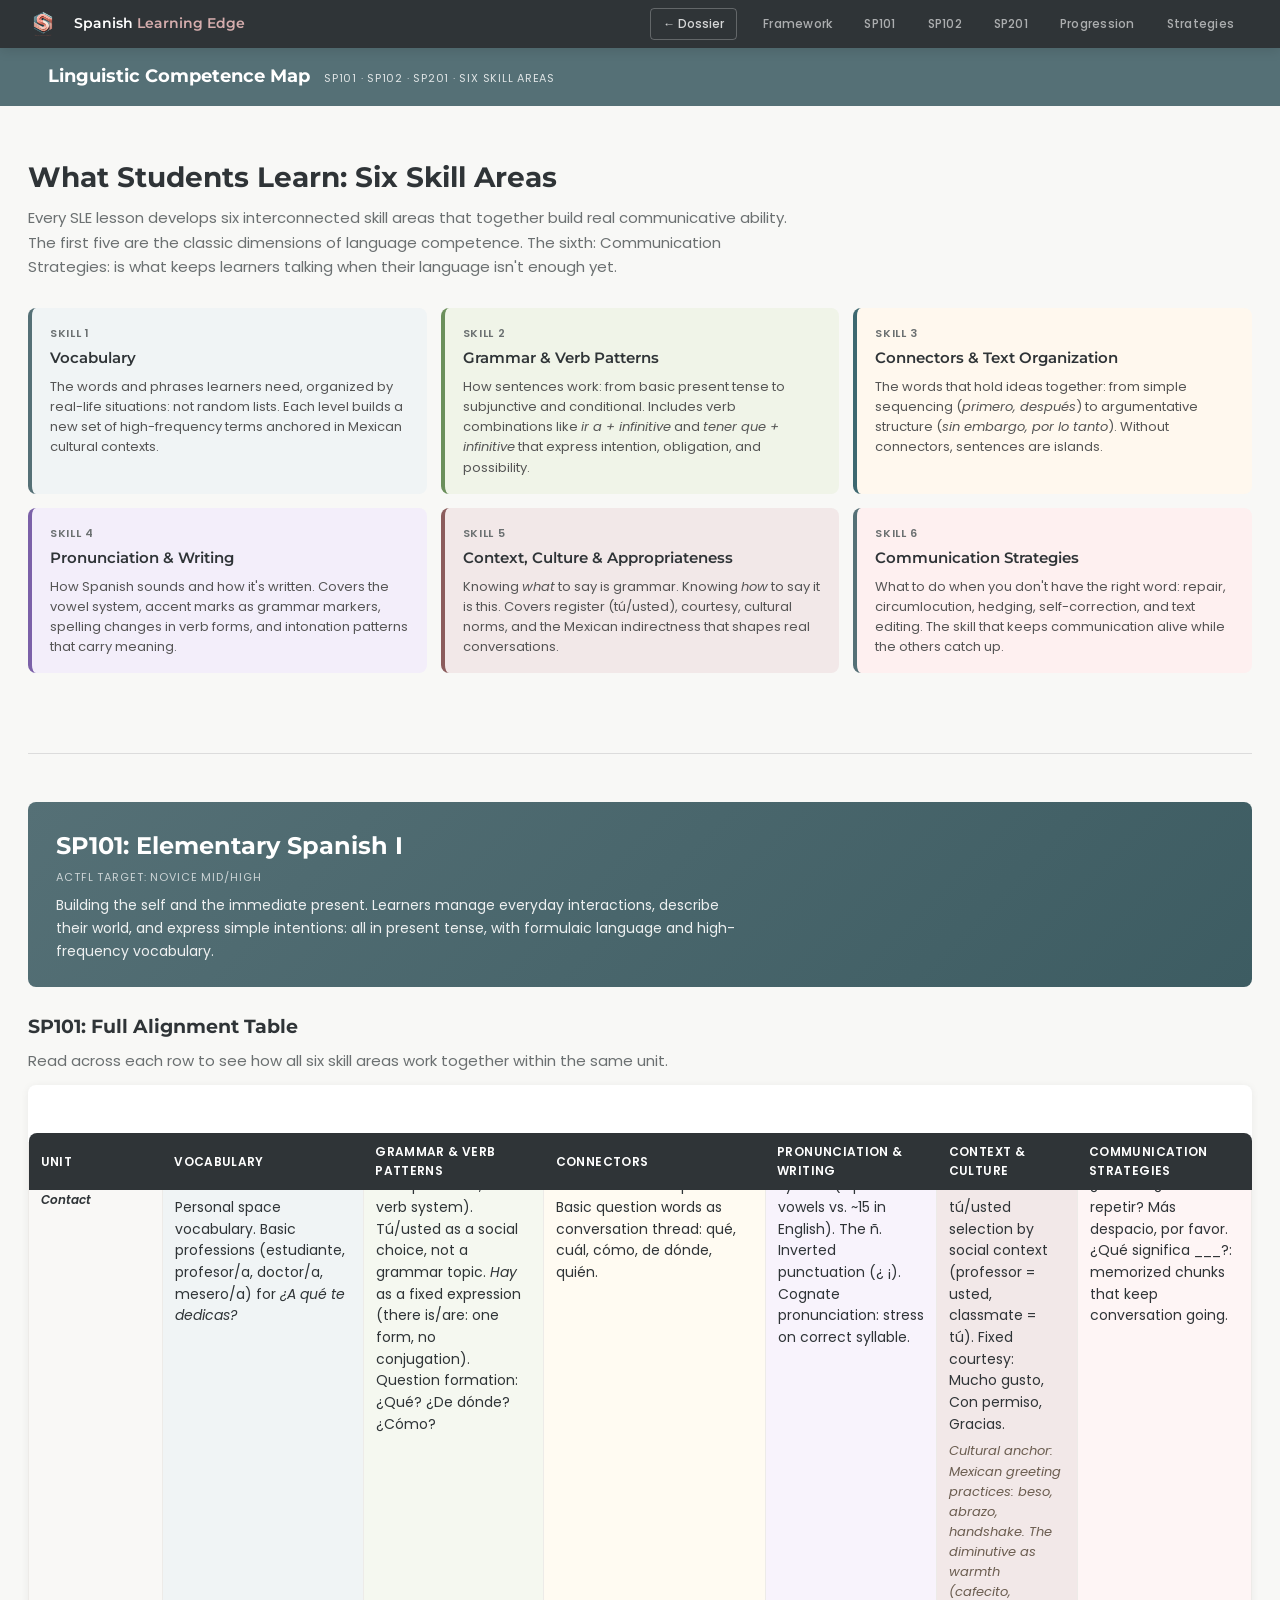
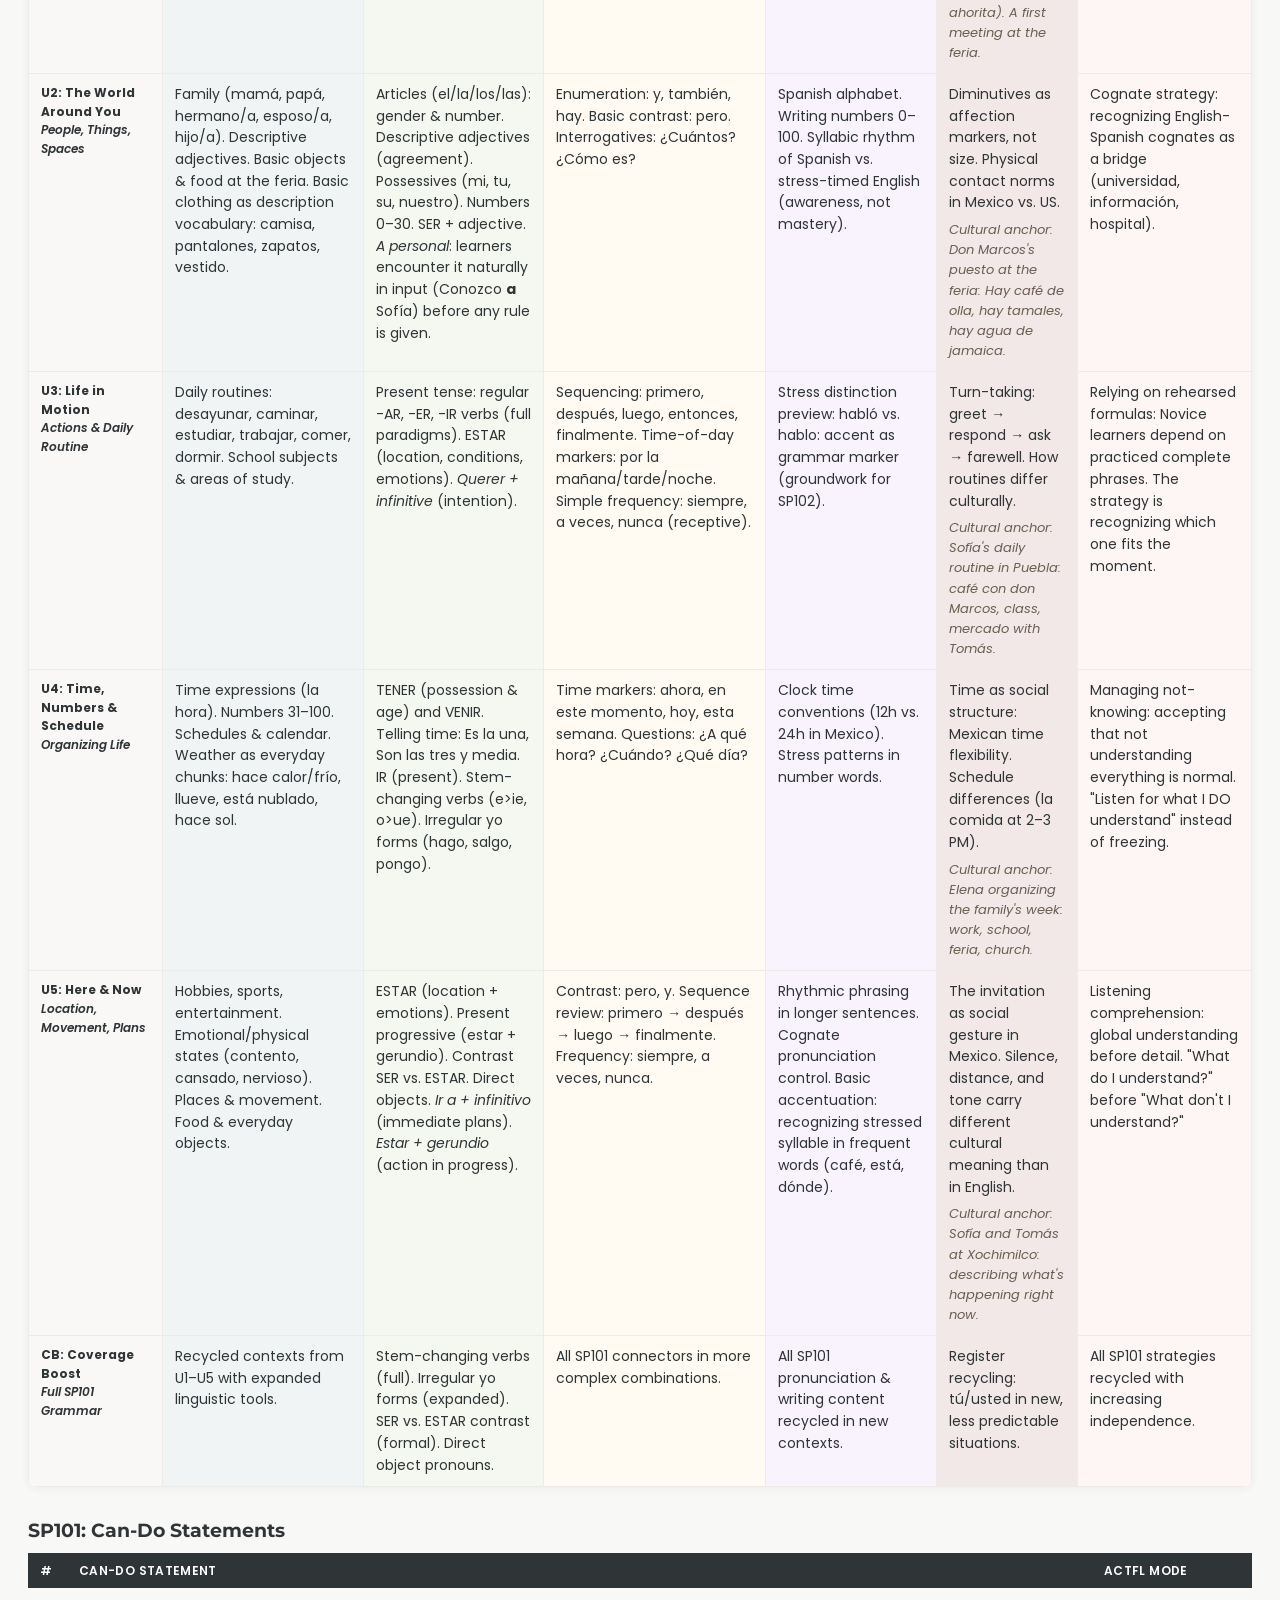
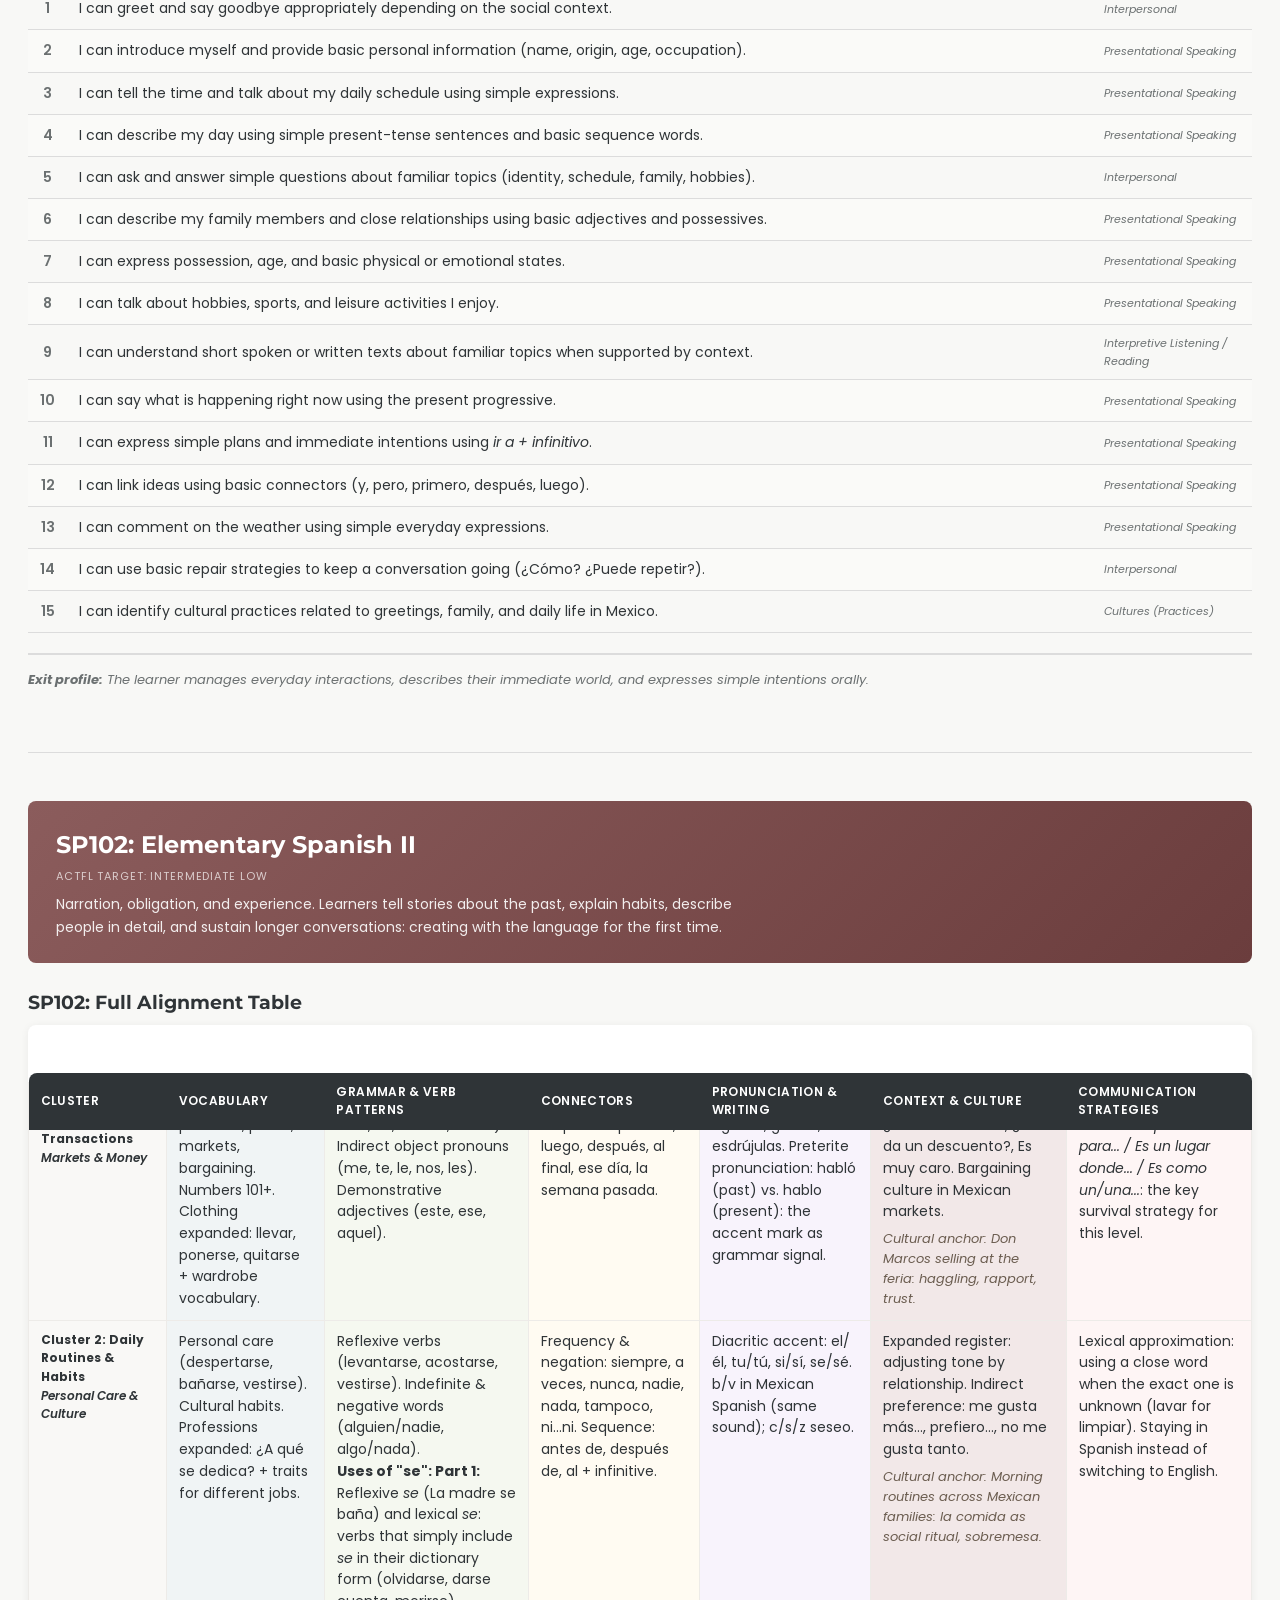
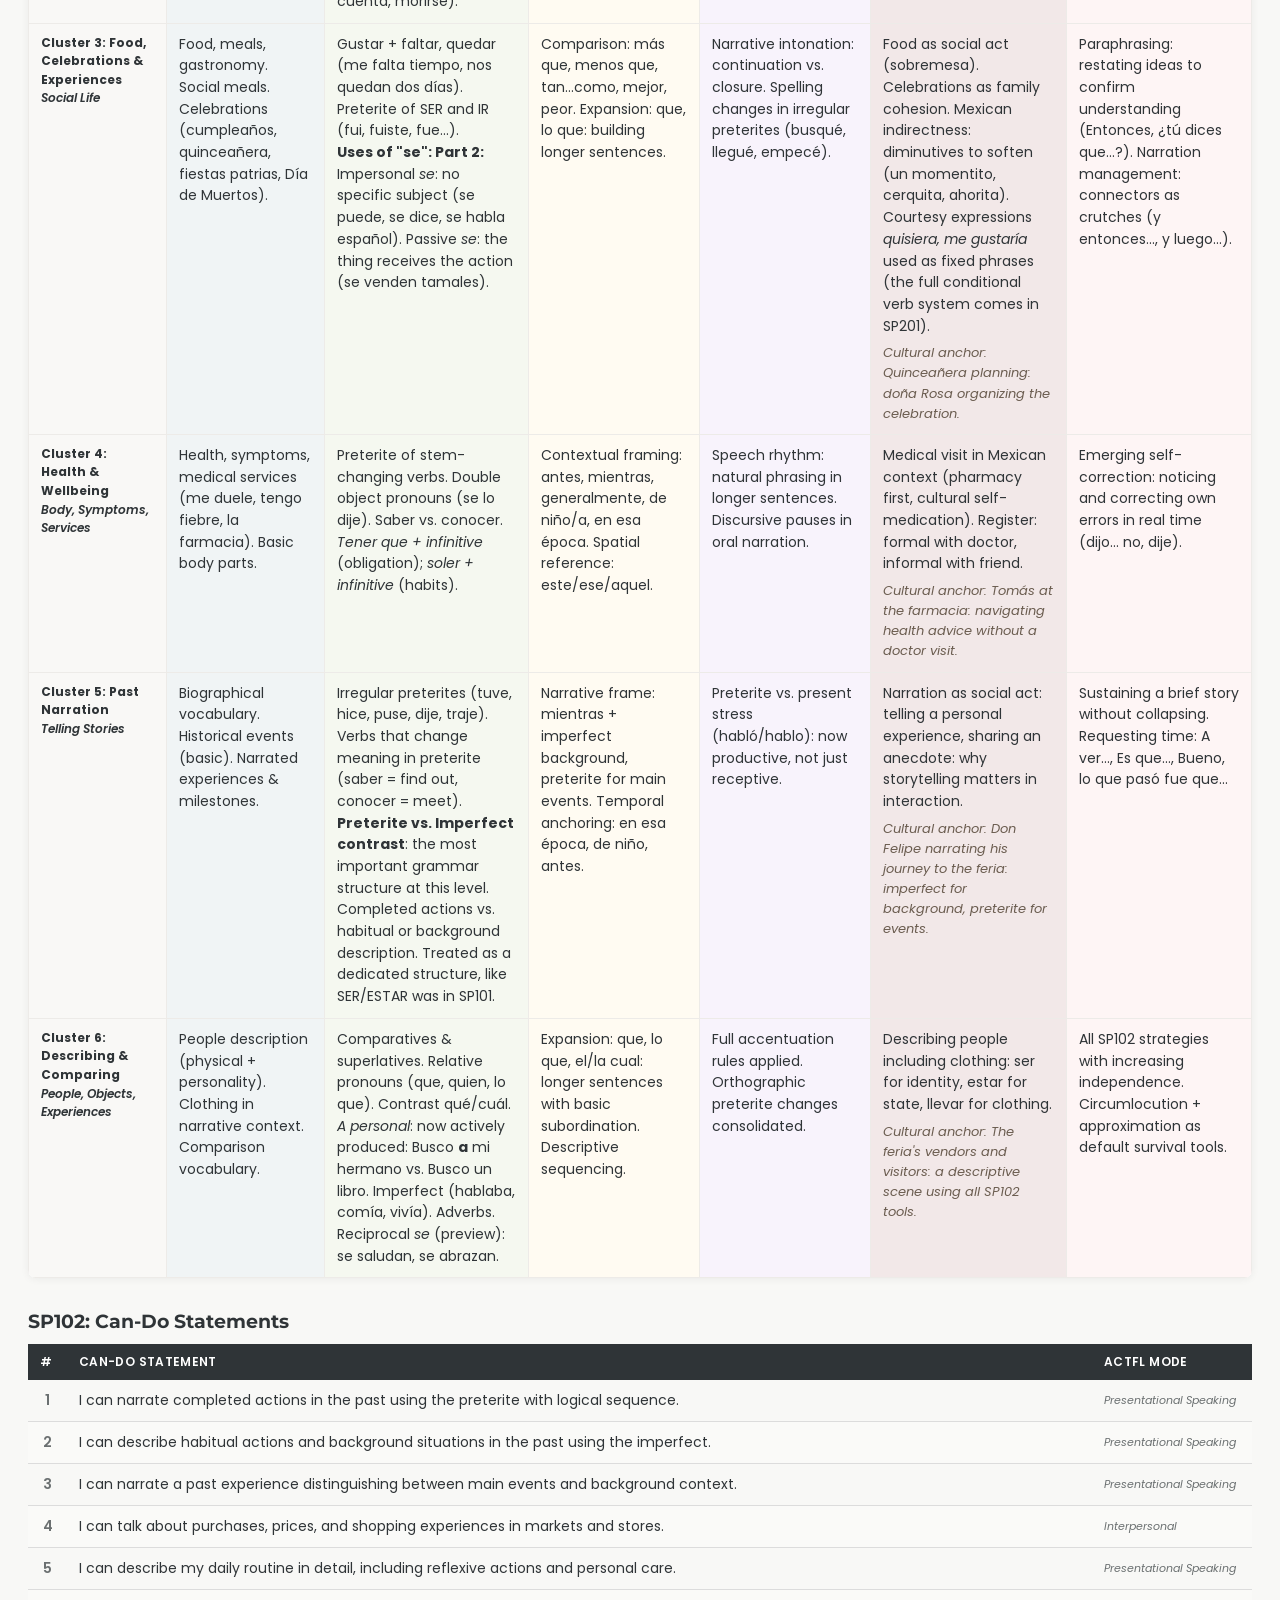
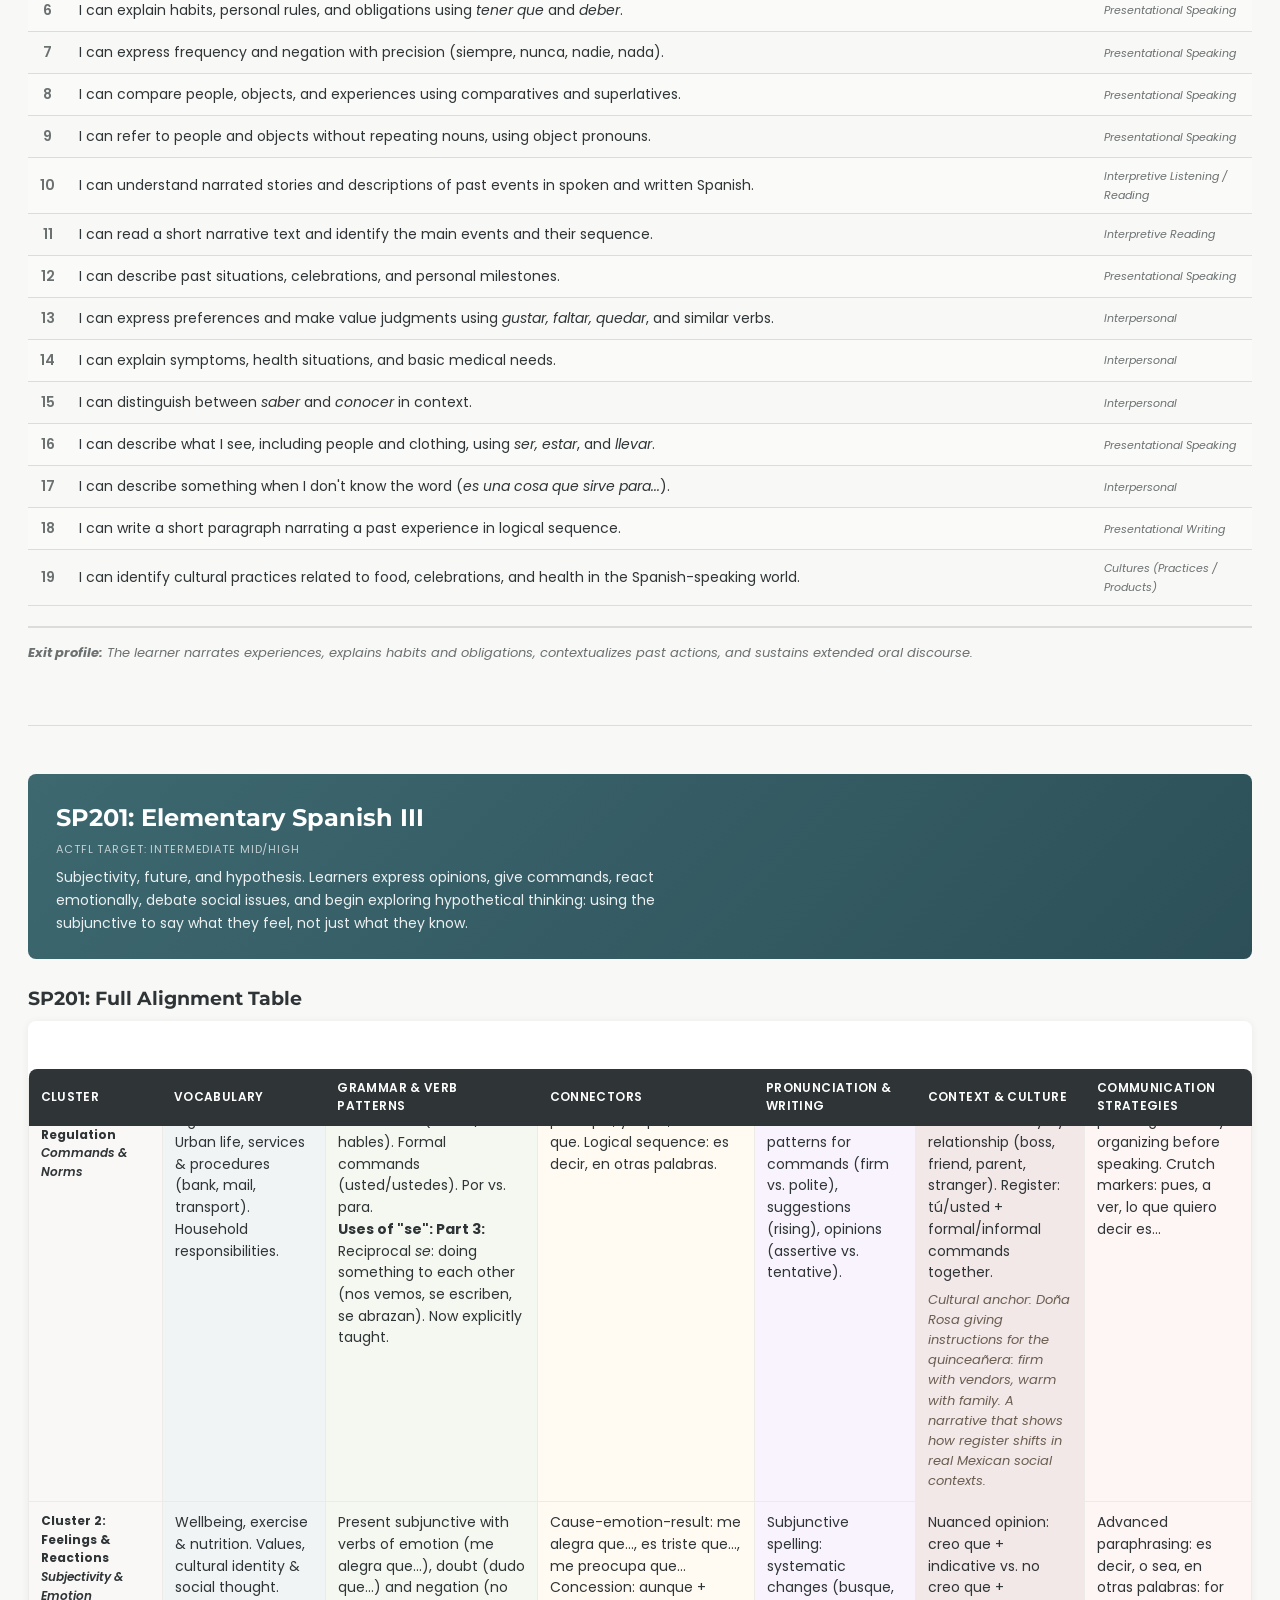
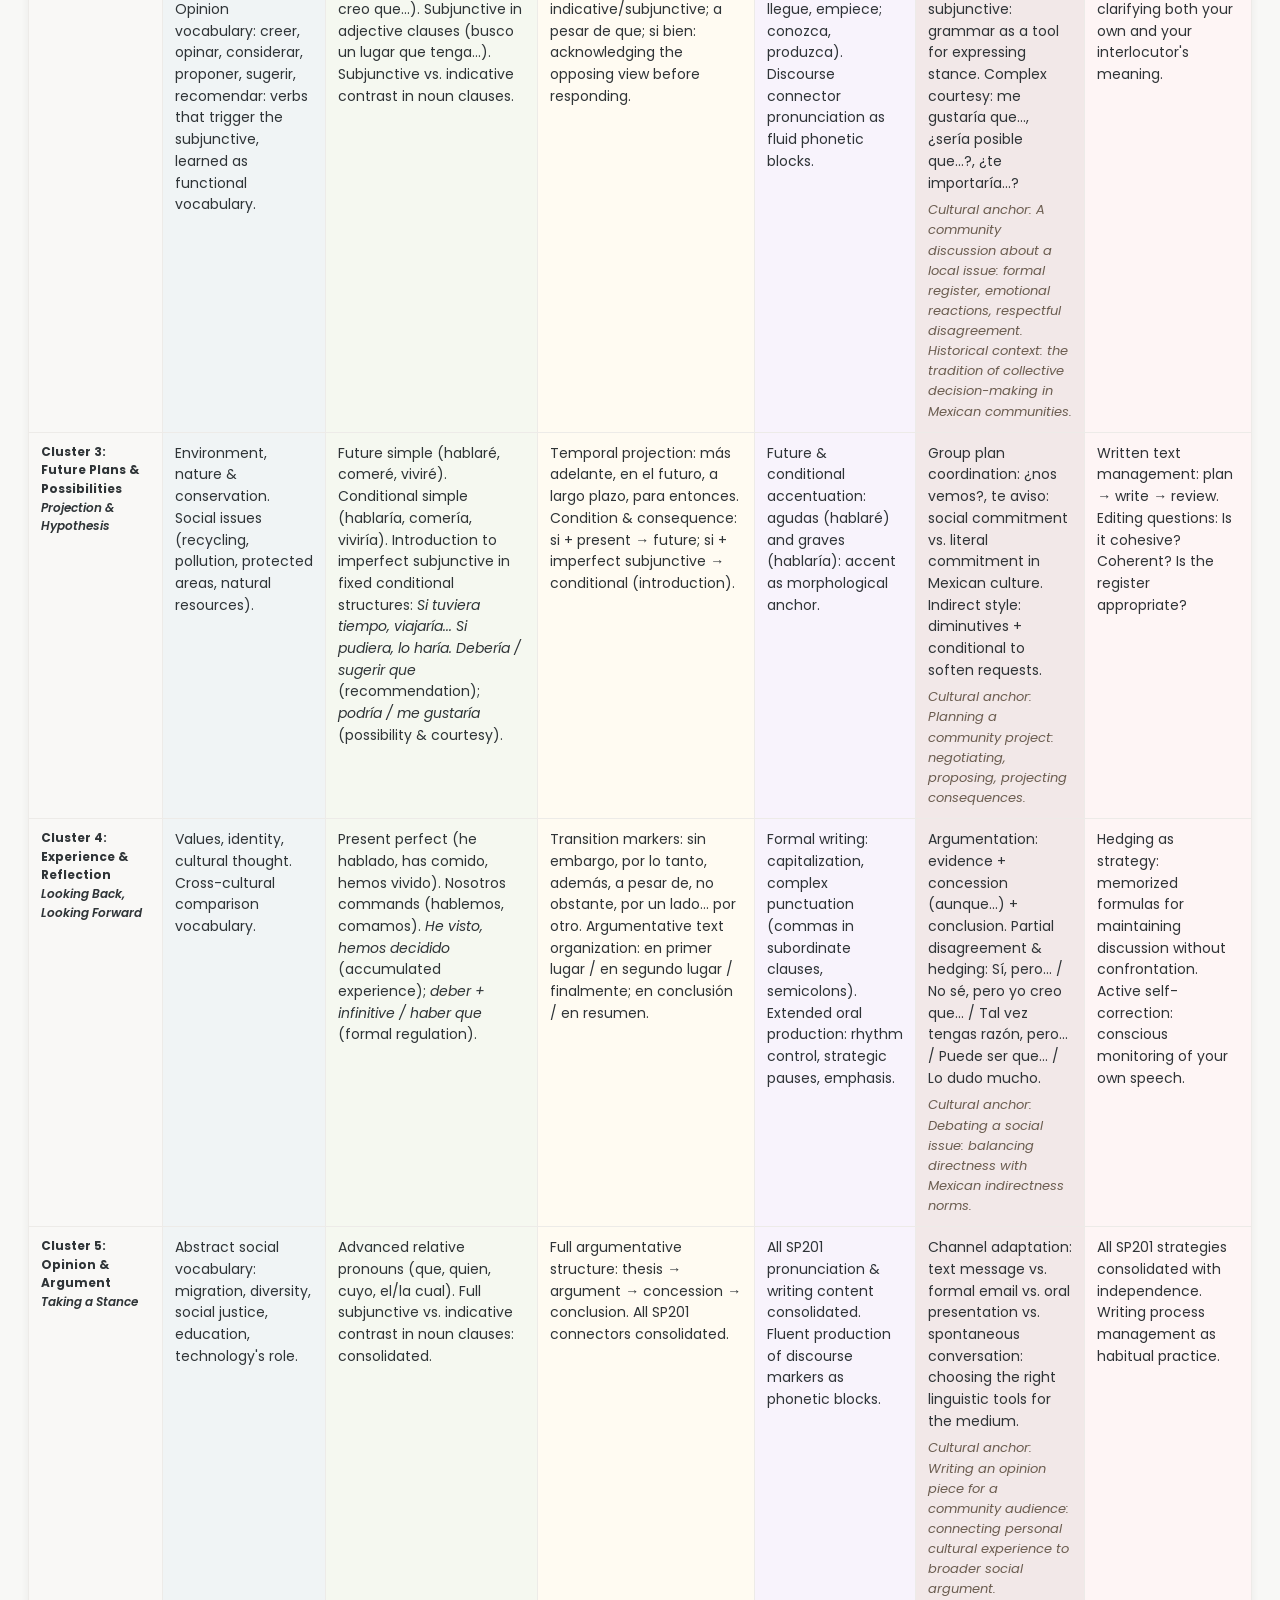
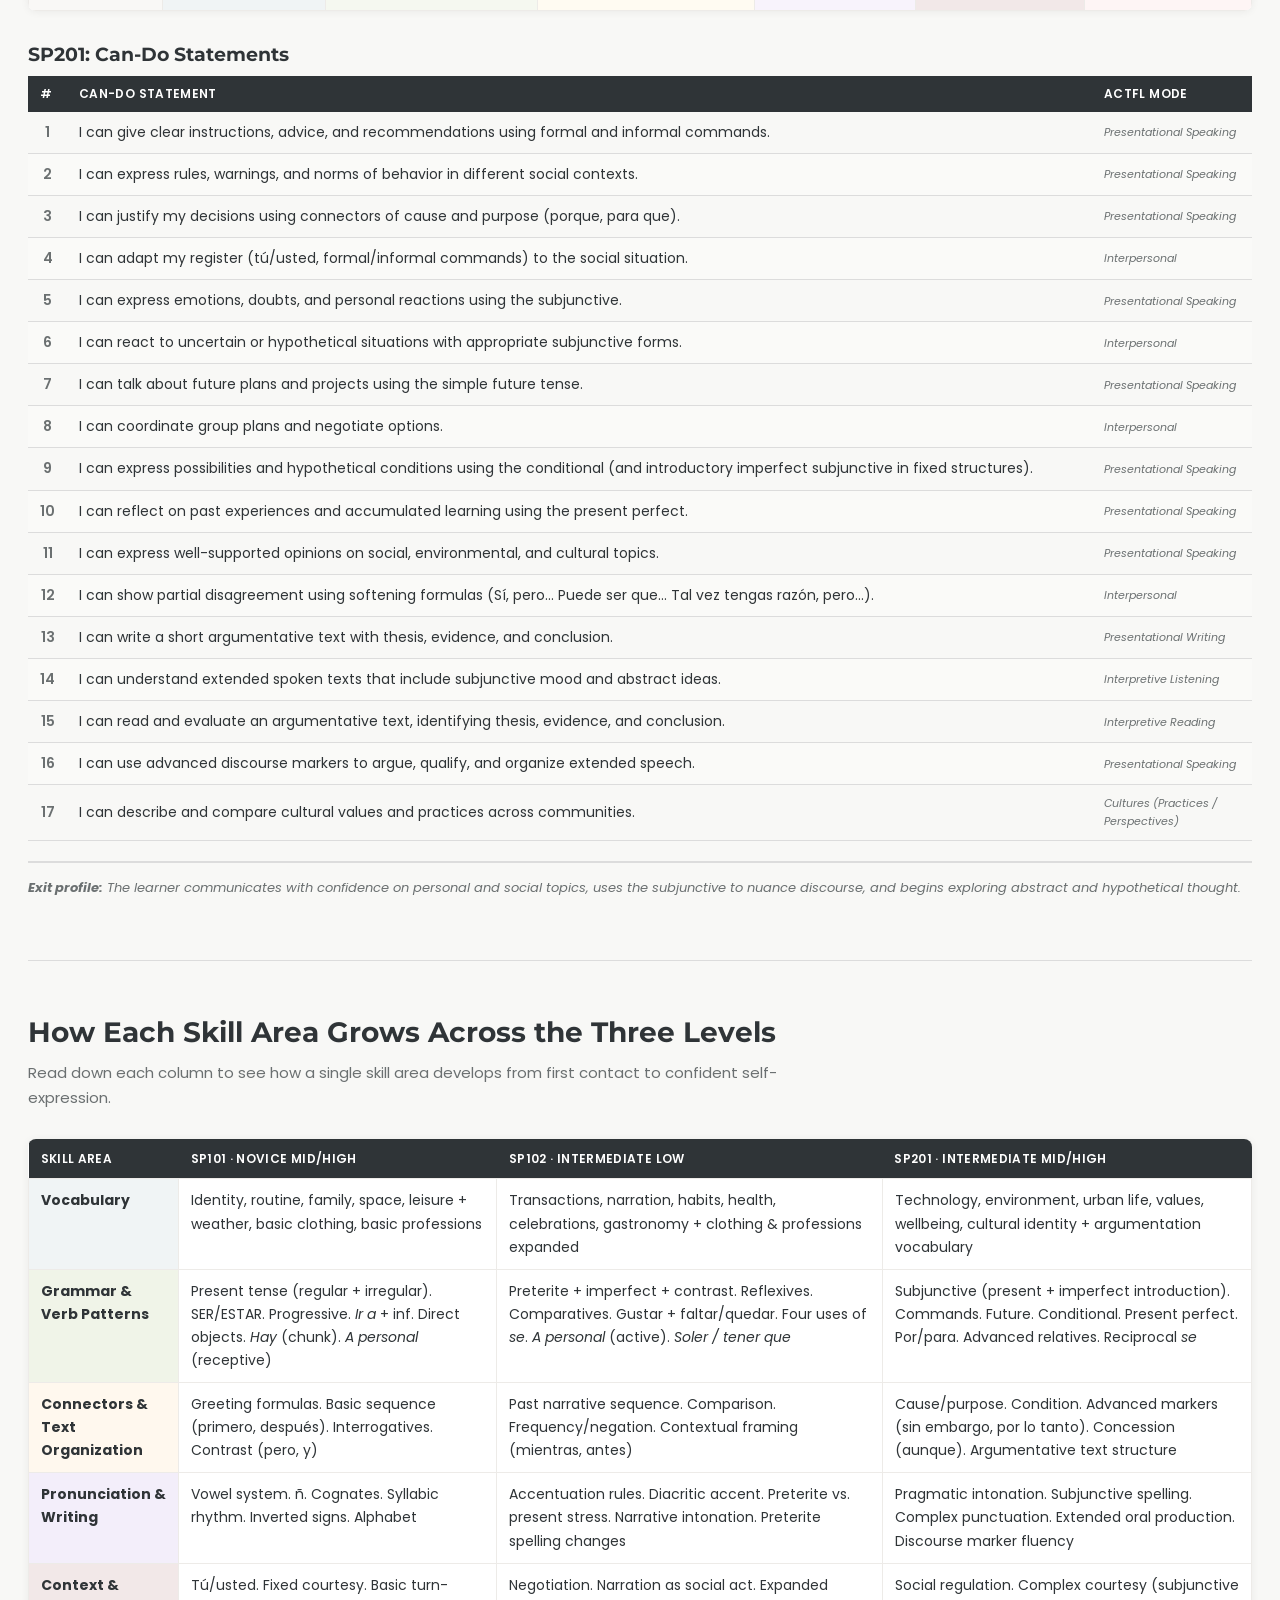
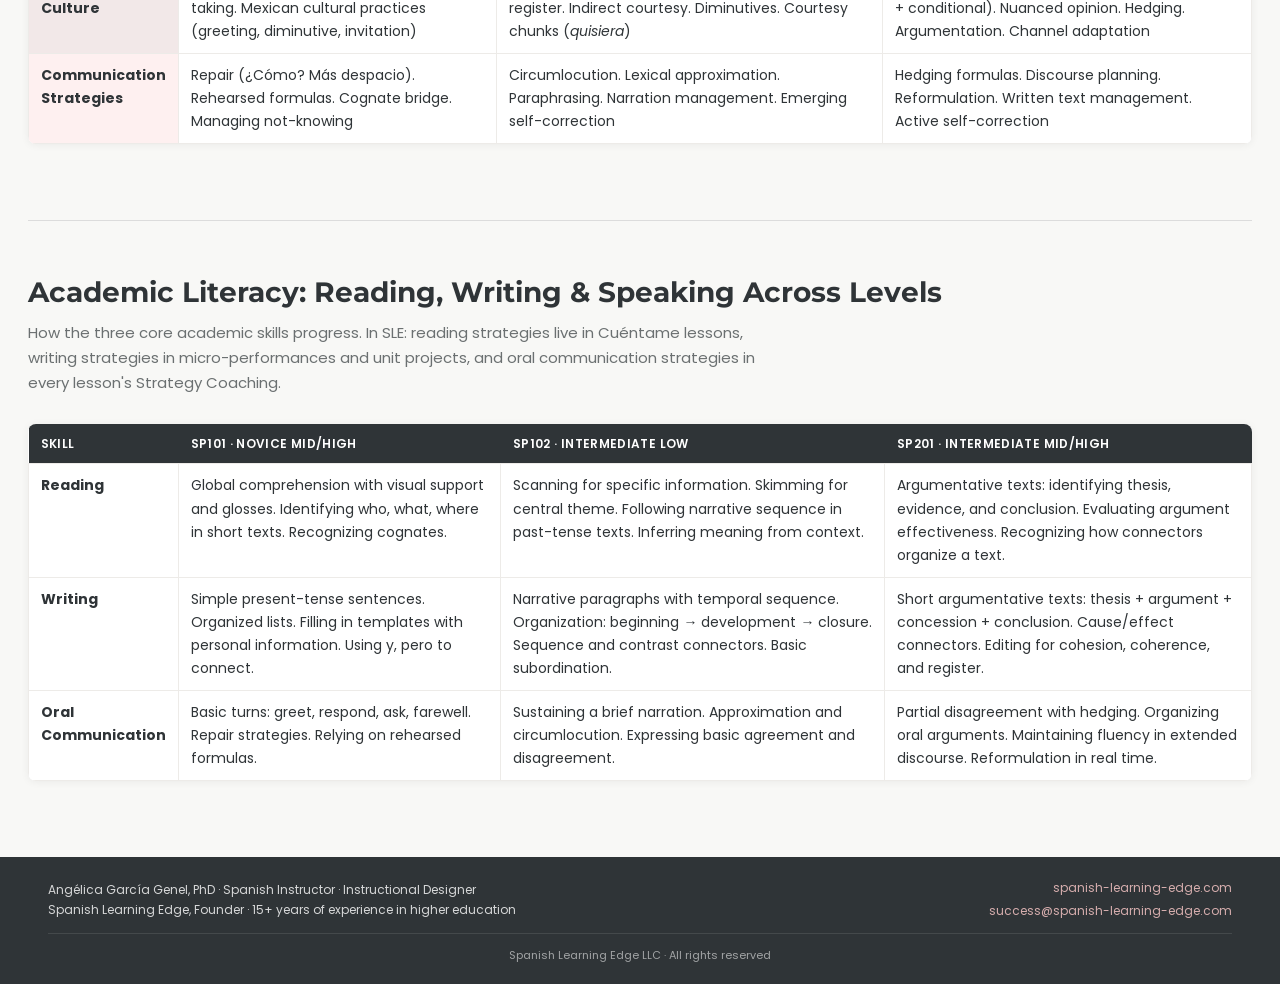
<file: sle-linguistic-competence-map.html>
<!DOCTYPE html>
<html lang="en">
<head>
<meta charset="UTF-8">
<meta name="viewport" content="width=device-width, initial-scale=1.0">
<title>Spanish Learning Edge: Linguistic Competence Map</title>
<meta name="description" content="SLE Linguistic Competence Map — Three-course alignment across six skill areas: vocabulary, grammar, connectors, pronunciation, culture, and communication strategies.">
<meta property="og:title" content="Linguistic Competence Map — Spanish Learning Edge">
<meta property="og:description" content="SP101, SP102, and SP201 aligned across six language competence skill areas with ACTFL can-do statements and cross-course progression.">
<meta property="og:type" content="website">
<meta property="og:image" content="images/logo.png">
<link href="https://fonts.googleapis.com/css2?family=Montserrat:wght@400;500;600;700&family=Poppins:wght@300;400;500;600;700&display=swap" rel="stylesheet">
<style>
:root{
  --charcoal:#2F3437;
  --dark:#2F3437;
  --coral:#557076;
  --coral-light:#7a9ea4;
  --blush:#E4EEF0;
  --blush-light:#F0F4F5;
  --sage:#8B5C5C;
  --sage-light:#F2E8E8;
  --cream:#F8F8F6;
  --warm-white:#FFFFFF;
  --text:#2F3437;
  --muted:#6b7071;
  --border:#DCDCDC;
  --sp101:#557076;
  --sp102:#8B5C5C;
  --sp201:#3d6870;
  --heading:'Montserrat',Georgia,serif;
  --body:'Poppins',-apple-system,sans-serif;
}
*{margin:0;padding:0;box-sizing:border-box;}
html{scroll-behavior:smooth;}
body{font-family:var(--body);background:var(--cream);color:var(--text);font-size:16px;line-height:1.65;-webkit-font-smoothing:antialiased;}

/* NAV */
.nav{position:sticky;top:0;z-index:100;background:var(--charcoal);padding:0 32px;display:flex;align-items:center;height:48px;gap:8px;box-shadow:0 2px 12px rgba(0,0,0,.12);}
.nav-logo{width:32px;height:32px;border-radius:6px;background:linear-gradient(135deg,var(--coral),#B85A54);display:flex;align-items:center;justify-content:center;color:#fff;font-family:var(--heading);font-weight:700;font-size:16px;margin-right:12px;flex-shrink:0;}
.nav-brand{color:#fff;font-family:var(--heading);font-size:14px;font-weight:600;margin-right:auto;white-space:nowrap;}
.nav-brand em{font-style:normal;color:#D5ADAD;}
.nav-back{color:rgba(255,255,255,.8);text-decoration:none;font-size:12px;font-weight:500;padding:5px 12px;border:1px solid rgba(255,255,255,.25);border-radius:4px;white-space:nowrap;transition:all .2s;margin-right:4px;}
.nav-back:hover{background:rgba(255,255,255,.1);color:#fff;}
.nav-back:focus-visible{outline:2px solid #fff;outline-offset:2px;}
.nav-links{display:flex;gap:4px;}
.nav-links a{color:rgba(255,255,255,.6);text-decoration:none;font-size:12px;font-weight:500;padding:6px 14px;border-radius:4px;transition:all .2s;letter-spacing:.02em;}
.nav-links a:hover{color:#fff;background:rgba(255,255,255,.08);}
.nav-links a:focus-visible{outline:2px solid #fff;outline-offset:2px;}

/* HERO */
.hero{background:var(--charcoal);color:#fff;padding:64px 32px 52px;text-align:center;}
.hero-logo{width:64px;height:64px;border-radius:14px;background:linear-gradient(135deg,var(--coral),#3d5c62);margin:0 auto 20px;display:flex;align-items:center;justify-content:center;font-family:var(--heading);font-weight:700;font-size:28px;color:#fff;box-shadow:0 4px 20px rgba(85,112,118,.3);}
.hero h1{font-family:var(--heading);font-size:38px;font-weight:700;letter-spacing:-.01em;}
.hero h1 em{font-style:italic;color:var(--coral-light);}
.hero .tagline{font-size:12px;text-transform:uppercase;letter-spacing:.12em;color:rgba(255,255,255,.5);margin-top:6px;}
.hero .subtitle{font-size:16px;color:rgba(255,255,255,.7);margin-top:20px;max-width:640px;margin-left:auto;margin-right:auto;line-height:1.6;}
.hero .courses{display:flex;justify-content:center;gap:12px;margin-top:28px;flex-wrap:wrap;}
.hero .course-pill{font-size:11px;font-weight:600;padding:5px 16px;border-radius:20px;letter-spacing:.04em;text-transform:uppercase;}
.pill-101{background:var(--sp101);color:#fff;}
.pill-102{background:var(--sp102);color:#fff;}
.pill-201{background:var(--sp201);color:#fff;}

/* CONTAINER */
.container{max-width:1400px;margin:0 auto;padding:0 28px;}

/* SECTIONS */
section{padding:48px 0;border-bottom:1px solid var(--border);}
section:last-of-type{border-bottom:none;}
h2{font-family:var(--heading);font-size:28px;color:var(--charcoal);margin-bottom:6px;}
h3{font-family:var(--heading);font-size:19px;color:var(--dark);margin-bottom:6px;}
.section-intro{font-size:15px;color:var(--muted);max-width:760px;line-height:1.65;margin-bottom:28px;}

/* COMPONENT CARDS */
.comp-grid{display:grid;grid-template-columns:repeat(3,1fr);gap:14px;margin-bottom:32px;}
.comp-card{padding:16px 18px;border-radius:8px;border-left:4px solid var(--charcoal);}
.comp-card .num{font-size:11px;font-weight:600;text-transform:uppercase;letter-spacing:.06em;color:var(--muted);margin-bottom:4px;}
.comp-card h4{font-size:15px;font-weight:600;color:var(--charcoal);margin-bottom:6px;font-family:var(--heading);}
.comp-card p{font-size:13px;color:#555;line-height:1.55;}
.c-vocab{background:var(--blush-light);border-color:var(--coral);}
.c-grammar{background:#F0F4E8;border-color:#6B8F5B;}
.c-connectors{background:#FFF8EE;border-color:var(--sp201);}
.c-pronunciation{background:#F3EEFA;border-color:#7B61A8;}
.c-context{background:var(--sage-light);border-color:var(--sage);}
.c-strategies{background:#FEF0F0;border-color:var(--coral);}

/* LEVEL HEADER */
.level-header{padding:24px 28px;border-radius:8px;margin-bottom:24px;color:#fff;}
.level-header.sp101{background:linear-gradient(135deg,var(--sp101),#3d5c62);}
.level-header.sp102{background:linear-gradient(135deg,var(--sp102),#6b3d3d);}
.level-header.sp201{background:linear-gradient(135deg,#3d6870,#2d5058);}
.level-header h2{color:#fff;font-size:24px;margin-bottom:2px;}
.level-header .target{font-size:11px;text-transform:uppercase;letter-spacing:.08em;color:rgba(255,255,255,.7);margin-bottom:8px;}
.level-header .desc{font-size:14px;color:rgba(255,255,255,.9);max-width:680px;}

/* TABLES */
.table-wrap{overflow-x:auto;margin-bottom:28px;border-radius:8px;box-shadow:0 1px 8px rgba(0,0,0,.06);background:var(--warm-white);}
.align-table{width:100%;min-width:1080px;border-collapse:collapse;font-size:14px;line-height:1.55;}
.align-table thead th{background:var(--charcoal);color:#fff;padding:10px 12px;text-align:left;font-weight:600;font-size:12px;letter-spacing:.03em;text-transform:uppercase;position:sticky;top:48px;z-index:10;}
.align-table thead th:first-child{min-width:130px;border-radius:8px 0 0 0;}
.align-table thead th:last-child{border-radius:0 8px 0 0;}
.align-table tbody td{padding:10px 12px;border:1px solid #EDEBE8;vertical-align:top;}
.align-table tbody td:first-child{font-weight:600;color:var(--charcoal);background:#F9F8F6;font-size:12px;min-width:125px;}
.align-table tbody td:nth-child(2){background:var(--blush-light);}
.align-table tbody td:nth-child(3){background:#F5F8F0;}
.align-table tbody td:nth-child(4){background:#FFFBF2;}
.align-table tbody td:nth-child(5){background:#F8F3FC;}
.align-table tbody td:nth-child(6){background:var(--sage-light);}
.align-table tbody td:nth-child(7){background:#FEF5F5;}
.cultural{font-style:italic;color:#6B5D50;margin-top:6px;display:block;font-size:13px;}
.se-note{background:#FFF8EE;border:1px solid #E8C97A;border-radius:6px;padding:10px 16px;font-size:13px;font-weight:500;color:#7A6320;margin-bottom:16px;}

/* CAN-DO TABLE */
.cando-table{width:100%;border-collapse:collapse;font-size:14px;margin-bottom:20px;}
.cando-table thead th{background:var(--charcoal);color:#fff;padding:8px 12px;text-align:left;font-size:12px;font-weight:600;text-transform:uppercase;letter-spacing:.03em;}
.cando-table tbody td{padding:9px 12px;border-bottom:1px solid var(--border);}
.cando-table tbody tr:nth-child(even) td{background:#FAFAF8;}
.cando-table tbody td:first-child{width:36px;text-align:center;font-weight:600;color:var(--muted);}
.cando-table tbody td:last-child{width:160px;font-size:11px;color:var(--muted);font-style:italic;}
.exit-profile{font-style:italic;color:var(--muted);font-size:13px;padding:14px 0;border-top:2px solid var(--border);}

/* PROGRESSION TABLE */
.prog-table{width:100%;border-collapse:collapse;font-size:14px;}
.prog-table thead th{background:var(--charcoal);color:#fff;padding:10px 12px;text-align:left;font-size:12px;font-weight:600;text-transform:uppercase;letter-spacing:.03em;}
.prog-table tbody td{padding:10px 12px;border:1px solid #EDEBE8;vertical-align:top;}
.prog-table tbody td:first-child{font-weight:600;width:125px;}

/* FOOTER */
.footer{background:var(--charcoal);padding:20px 48px;display:flex;justify-content:space-between;align-items:center;flex-wrap:wrap;gap:10px;}
.footer-left{font-size:12px;color:rgba(255,255,255,.8);line-height:1.7;}
.footer-right{font-size:12px;text-align:right;line-height:1.9;}
.footer-link{color:#D5ADAD;text-decoration:none;}
.footer-link:hover{text-decoration:underline;}
.footer-bottom{font-size:11px;color:rgba(255,255,255,.55);text-align:center;padding-top:12px;border-top:1px solid rgba(255,255,255,.1);width:100%;}

@media(max-width:900px){
  .comp-grid{grid-template-columns:1fr;}
  .hero h1{font-size:28px;}
  .nav-links{display:none;}
}
@media(prefers-reduced-motion:reduce){
  html{scroll-behavior:auto;}
  *,*::before,*::after{animation-duration:.01ms!important;animation-iteration-count:1!important;transition-duration:.01ms!important;}
}
@media print{
  .nav{display:none;}
  .hero{padding:32px 20px 24px;}
  section{padding:20px 0;page-break-inside:avoid;}
  .align-table{min-width:auto;font-size:9px;}
  .align-table thead th{position:static;}
}
</style>
</head>
<body>
<a href="#main" style="position:absolute;left:-9999px;top:4px;background:#2F3437;color:#fff;padding:8px 18px;border-radius:4px;font-size:14px;z-index:9999;text-decoration:none;font-family:var(--body);" onfocus="this.style.left='4px'" onblur="this.style.left='-9999px'">Skip to main content</a>

<nav class="nav" aria-label="Site navigation">
  <img src="images/logo.png" alt="Spanish Learning Edge logo" style="height:32px;width:auto;border-radius:4px;margin-right:12px;display:block;flex-shrink:0;">
  <div class="nav-brand">Spanish <em>Learning Edge</em></div>
  <a href="sle-dossier.html" class="nav-back">← Dossier</a>
  <div class="nav-links" aria-label="Page sections">
    <a href="#framework">Framework</a>
    <a href="#sp101">SP101</a>
    <a href="#sp102">SP102</a>
    <a href="#sp201">SP201</a>
    <a href="#progression">Progression</a>
    <a href="#strategies">Strategies</a>
  </div>
</nav>

<header style="background:#557076;padding:14px 48px;display:flex;align-items:baseline;gap:14px;flex-wrap:wrap;">
  <h1 style="font-family:var(--heading);font-size:18px;font-weight:700;color:#fff;margin:0;">Linguistic Competence Map</h1>
  <p style="font-size:11px;color:rgba(255,255,255,0.82);letter-spacing:0.07em;text-transform:uppercase;margin:0;">SP101 · SP102 · SP201 · Six Skill Areas</p>
</header>

<main id="main">
<div class="container">

<!-- ═══ FRAMEWORK ═══ -->
<section id="framework">
  <h2>What Students Learn: Six Skill Areas</h2>
  <p class="section-intro">Every SLE lesson develops six interconnected skill areas that together build real communicative ability. The first five are the classic dimensions of language competence. The sixth: Communication Strategies: is what keeps learners talking when their language isn't enough yet.</p>

  <div class="comp-grid">
    <div class="comp-card c-vocab"><div class="num">Skill 1</div><h4>Vocabulary</h4><p>The words and phrases learners need, organized by real-life situations: not random lists. Each level builds a new set of high-frequency terms anchored in Mexican cultural contexts.</p></div>
    <div class="comp-card c-grammar"><div class="num">Skill 2</div><h4>Grammar & Verb Patterns</h4><p>How sentences work: from basic present tense to subjunctive and conditional. Includes verb combinations like <em>ir a + infinitive</em> and <em>tener que + infinitive</em> that express intention, obligation, and possibility.</p></div>
    <div class="comp-card c-connectors"><div class="num">Skill 3</div><h4>Connectors & Text Organization</h4><p>The words that hold ideas together: from simple sequencing (<em>primero, después</em>) to argumentative structure (<em>sin embargo, por lo tanto</em>). Without connectors, sentences are islands.</p></div>
    <div class="comp-card c-pronunciation"><div class="num">Skill 4</div><h4>Pronunciation & Writing</h4><p>How Spanish sounds and how it's written. Covers the vowel system, accent marks as grammar markers, spelling changes in verb forms, and intonation patterns that carry meaning.</p></div>
    <div class="comp-card c-context"><div class="num">Skill 5</div><h4>Context, Culture & Appropriateness</h4><p>Knowing <em>what</em> to say is grammar. Knowing <em>how</em> to say it is this. Covers register (tú/usted), courtesy, cultural norms, and the Mexican indirectness that shapes real conversations.</p></div>
    <div class="comp-card c-strategies"><div class="num">Skill 6</div><h4>Communication Strategies</h4><p>What to do when you don't have the right word: repair, circumlocution, hedging, self-correction, and text editing. The skill that keeps communication alive while the others catch up.</p></div>
  </div>
</section>

<!-- ═══ SP101 ═══ -->
<section id="sp101">
  <div class="level-header sp101">
    <h2>SP101: Elementary Spanish I</h2>
    <div class="target">ACTFL Target: Novice Mid/High</div>
    <div class="desc">Building the self and the immediate present. Learners manage everyday interactions, describe their world, and express simple intentions: all in present tense, with formulaic language and high-frequency vocabulary.</div>
  </div>

  <h3 id="tbl-sp101-align">SP101: Full Alignment Table</h3>
  <p class="section-intro" style="margin-bottom:12px;">Read across each row to see how all six skill areas work together within the same unit.</p>
  <div class="table-wrap">
  <table class="align-table" aria-labelledby="tbl-sp101-align">
    <thead><tr><th scope="col">Unit</th><th scope="col">Vocabulary</th><th scope="col">Grammar & Verb Patterns</th><th scope="col">Connectors</th><th scope="col">Pronunciation & Writing</th><th scope="col">Context & Culture</th><th scope="col">Communication Strategies</th></tr></thead>
    <tbody>
    <tr>
      <td><strong>U1: Hello, I'm Me</strong><br><em>Identity & First Contact</em></td>
      <td>Greetings & farewells. Basic social interaction. Personal space vocabulary. Basic professions (estudiante, profesor/a, doctor/a, mesero/a) for <em>¿A qué te dedicas?</em></td>
      <td>SER (soy/es/eres: multiple forms, one verb system). Tú/usted as a social choice, not a grammar topic. <em>Hay</em> as a fixed expression (there is/are: one form, no conjugation). Question formation: ¿Qué? ¿De dónde? ¿Cómo?</td>
      <td>Greeting/farewell formulas as conversation openers. Basic question words as conversation thread: qué, cuál, cómo, de dónde, quién.</td>
      <td>Spanish vowel system (5 pure vowels vs. ~15 in English). The ñ. Inverted punctuation (¿ ¡). Cognate pronunciation: stress on correct syllable.</td>
      <td>Formal vs. informal: tú/usted selection by social context (professor = usted, classmate = tú). Fixed courtesy: Mucho gusto, Con permiso, Gracias.<span class="cultural">Cultural anchor: Mexican greeting practices: beso, abrazo, handshake. The diminutive as warmth (cafecito, ahorita). A first meeting at the feria.</span></td>
      <td>Repair phrases: ¿Cómo? ¿Puede repetir? Más despacio, por favor. ¿Qué significa ___?: memorized chunks that keep conversation going.</td>
    </tr>
    <tr>
      <td><strong>U2: The World Around You</strong><br><em>People, Things, Spaces</em></td>
      <td>Family (mamá, papá, hermano/a, esposo/a, hijo/a). Descriptive adjectives. Basic objects & food at the feria. Basic clothing as description vocabulary: camisa, pantalones, zapatos, vestido.</td>
      <td>Articles (el/la/los/las): gender & number. Descriptive adjectives (agreement). Possessives (mi, tu, su, nuestro). Numbers 0–30. SER + adjective. <em>A personal</em>: learners encounter it naturally in input (Conozco <strong>a</strong> Sofía) before any rule is given.</td>
      <td>Enumeration: y, también, hay. Basic contrast: pero. Interrogatives: ¿Cuántos? ¿Cómo es?</td>
      <td>Spanish alphabet. Writing numbers 0–100. Syllabic rhythm of Spanish vs. stress-timed English (awareness, not mastery).</td>
      <td>Diminutives as affection markers, not size. Physical contact norms in Mexico vs. US.<span class="cultural">Cultural anchor: Don Marcos's puesto at the feria: Hay café de olla, hay tamales, hay agua de jamaica.</span></td>
      <td>Cognate strategy: recognizing English-Spanish cognates as a bridge (universidad, información, hospital).</td>
    </tr>
    <tr>
      <td><strong>U3: Life in Motion</strong><br><em>Actions & Daily Routine</em></td>
      <td>Daily routines: desayunar, caminar, estudiar, trabajar, comer, dormir. School subjects & areas of study.</td>
      <td>Present tense: regular -AR, -ER, -IR verbs (full paradigms). ESTAR (location, conditions, emotions). <em>Querer + infinitive</em> (intention).</td>
      <td>Sequencing: primero, después, luego, entonces, finalmente. Time-of-day markers: por la mañana/tarde/noche. Simple frequency: siempre, a veces, nunca (receptive).</td>
      <td>Stress distinction preview: habló vs. hablo: accent as grammar marker (groundwork for SP102).</td>
      <td>Turn-taking: greet → respond → ask → farewell. How routines differ culturally.<span class="cultural">Cultural anchor: Sofía's daily routine in Puebla: café con don Marcos, class, mercado with Tomás.</span></td>
      <td>Relying on rehearsed formulas: Novice learners depend on practiced complete phrases. The strategy is recognizing which one fits the moment.</td>
    </tr>
    <tr>
      <td><strong>U4: Time, Numbers & Schedule</strong><br><em>Organizing Life</em></td>
      <td>Time expressions (la hora). Numbers 31–100. Schedules & calendar. Weather as everyday chunks: hace calor/frío, llueve, está nublado, hace sol.</td>
      <td>TENER (possession & age) and VENIR. Telling time: Es la una, Son las tres y media. IR (present). Stem-changing verbs (e>ie, o>ue). Irregular yo forms (hago, salgo, pongo).</td>
      <td>Time markers: ahora, en este momento, hoy, esta semana. Questions: ¿A qué hora? ¿Cuándo? ¿Qué día?</td>
      <td>Clock time conventions (12h vs. 24h in Mexico). Stress patterns in number words.</td>
      <td>Time as social structure: Mexican time flexibility. Schedule differences (la comida at 2–3 PM).<span class="cultural">Cultural anchor: Elena organizing the family's week: work, school, feria, church.</span></td>
      <td>Managing not-knowing: accepting that not understanding everything is normal. "Listen for what I DO understand" instead of freezing.</td>
    </tr>
    <tr>
      <td><strong>U5: Here & Now</strong><br><em>Location, Movement, Plans</em></td>
      <td>Hobbies, sports, entertainment. Emotional/physical states (contento, cansado, nervioso). Places & movement. Food & everyday objects.</td>
      <td>ESTAR (location + emotions). Present progressive (estar + gerundio). Contrast SER vs. ESTAR. Direct objects. <em>Ir a + infinitivo</em> (immediate plans). <em>Estar + gerundio</em> (action in progress).</td>
      <td>Contrast: pero, y. Sequence review: primero → después → luego → finalmente. Frequency: siempre, a veces, nunca.</td>
      <td>Rhythmic phrasing in longer sentences. Cognate pronunciation control. Basic accentuation: recognizing stressed syllable in frequent words (café, está, dónde).</td>
      <td>The invitation as social gesture in Mexico. Silence, distance, and tone carry different cultural meaning than in English.<span class="cultural">Cultural anchor: Sofía and Tomás at Xochimilco: describing what's happening right now.</span></td>
      <td>Listening comprehension: global understanding before detail. "What do I understand?" before "What don't I understand?"</td>
    </tr>
    <tr>
      <td><strong>CB: Coverage Boost</strong><br><em>Full SP101 Grammar</em></td>
      <td>Recycled contexts from U1–U5 with expanded linguistic tools.</td>
      <td>Stem-changing verbs (full). Irregular yo forms (expanded). SER vs. ESTAR contrast (formal). Direct object pronouns.</td>
      <td>All SP101 connectors in more complex combinations.</td>
      <td>All SP101 pronunciation & writing content recycled in new contexts.</td>
      <td>Register recycling: tú/usted in new, less predictable situations.</td>
      <td>All SP101 strategies recycled with increasing independence.</td>
    </tr>
    </tbody>
  </table>
  </div>

  <h3 id="tbl-sp101-cando">SP101: Can-Do Statements</h3>
  <table class="cando-table" aria-labelledby="tbl-sp101-cando">
    <thead><tr><th scope="col">#</th><th scope="col">Can-Do Statement</th><th scope="col">ACTFL Mode</th></tr></thead>
    <tbody>
      <tr><td>1</td><td>I can greet and say goodbye appropriately depending on the social context.</td><td>Interpersonal</td></tr>
      <tr><td>2</td><td>I can introduce myself and provide basic personal information (name, origin, age, occupation).</td><td>Presentational Speaking</td></tr>
      <tr><td>3</td><td>I can tell the time and talk about my daily schedule using simple expressions.</td><td>Presentational Speaking</td></tr>
      <tr><td>4</td><td>I can describe my day using simple present-tense sentences and basic sequence words.</td><td>Presentational Speaking</td></tr>
      <tr><td>5</td><td>I can ask and answer simple questions about familiar topics (identity, schedule, family, hobbies).</td><td>Interpersonal</td></tr>
      <tr><td>6</td><td>I can describe my family members and close relationships using basic adjectives and possessives.</td><td>Presentational Speaking</td></tr>
      <tr><td>7</td><td>I can express possession, age, and basic physical or emotional states.</td><td>Presentational Speaking</td></tr>
      <tr><td>8</td><td>I can talk about hobbies, sports, and leisure activities I enjoy.</td><td>Presentational Speaking</td></tr>
      <tr><td>9</td><td>I can understand short spoken or written texts about familiar topics when supported by context.</td><td>Interpretive Listening / Reading</td></tr>
      <tr><td>10</td><td>I can say what is happening right now using the present progressive.</td><td>Presentational Speaking</td></tr>
      <tr><td>11</td><td>I can express simple plans and immediate intentions using <em>ir a + infinitivo</em>.</td><td>Presentational Speaking</td></tr>
      <tr><td>12</td><td>I can link ideas using basic connectors (y, pero, primero, después, luego).</td><td>Presentational Speaking</td></tr>
      <tr><td>13</td><td>I can comment on the weather using simple everyday expressions.</td><td>Presentational Speaking</td></tr>
      <tr><td>14</td><td>I can use basic repair strategies to keep a conversation going (¿Cómo? ¿Puede repetir?).</td><td>Interpersonal</td></tr>
      <tr><td>15</td><td>I can identify cultural practices related to greetings, family, and daily life in Mexico.</td><td>Cultures (Practices)</td></tr>
    </tbody>
  </table>
  <p class="exit-profile"><strong>Exit profile:</strong> The learner manages everyday interactions, describes their immediate world, and expresses simple intentions orally.</p>
</section>

<!-- ═══ SP102 ═══ -->
<section id="sp102">
  <div class="level-header sp102">
    <h2>SP102: Elementary Spanish II</h2>
    <div class="target">ACTFL Target: Intermediate Low</div>
    <div class="desc">Narration, obligation, and experience. Learners tell stories about the past, explain habits, describe people in detail, and sustain longer conversations: creating with the language for the first time.</div>
  </div>

  <h3 id="tbl-sp102-align">SP102: Full Alignment Table</h3>
  <div class="table-wrap">
  <table class="align-table" aria-labelledby="tbl-sp102-align">
    <thead><tr><th scope="col">Cluster</th><th scope="col">Vocabulary</th><th scope="col">Grammar & Verb Patterns</th><th scope="col">Connectors</th><th scope="col">Pronunciation & Writing</th><th scope="col">Context & Culture</th><th scope="col">Communication Strategies</th></tr></thead>
    <tbody>
    <tr>
      <td><strong>Cluster 1: Shopping & Transactions</strong><br><em>Markets & Money</em></td>
      <td>Shopping: products, prices, markets, bargaining. Numbers 101+. Clothing expanded: llevar, ponerse, quitarse + wardrobe vocabulary.</td>
      <td>Regular preterite (-é, -aste, -ó, -amos, -aron). Indirect object pronouns (me, te, le, nos, les). Demonstrative adjectives (este, ese, aquel).</td>
      <td>Past narrative sequence: primero, luego, después, al final, ese día, la semana pasada.</td>
      <td>Accent rules: agudas, graves, esdrújulas. Preterite pronunciation: habló (past) vs. hablo (present): the accent mark as grammar signal.</td>
      <td>Price negotiation: ¿Cuánto cuesta?, ¿Me da un descuento?, Es muy caro. Bargaining culture in Mexican markets.<span class="cultural">Cultural anchor: Don Marcos selling at the feria: haggling, rapport, trust.</span></td>
      <td>Circumlocution: <em>Es una cosa que sirve para... / Es un lugar donde... / Es como un/una...</em>: the key survival strategy for this level.</td>
    </tr>
    <tr>
      <td><strong>Cluster 2: Daily Routines & Habits</strong><br><em>Personal Care & Culture</em></td>
      <td>Personal care (despertarse, bañarse, vestirse). Cultural habits. Professions expanded: ¿A qué se dedica? + traits for different jobs.</td>
      <td>Reflexive verbs (levantarse, acostarse, vestirse). Indefinite & negative words (alguien/nadie, algo/nada).<br><strong>Uses of "se": Part 1:</strong> Reflexive <em>se</em> (La madre se baña) and lexical <em>se</em>: verbs that simply include <em>se</em> in their dictionary form (olvidarse, darse cuenta, morirse).</td>
      <td>Frequency & negation: siempre, a veces, nunca, nadie, nada, tampoco, ni...ni. Sequence: antes de, después de, al + infinitive.</td>
      <td>Diacritic accent: el/él, tu/tú, si/sí, se/sé. b/v in Mexican Spanish (same sound); c/s/z seseo.</td>
      <td>Expanded register: adjusting tone by relationship. Indirect preference: me gusta más..., prefiero..., no me gusta tanto.<span class="cultural">Cultural anchor: Morning routines across Mexican families: la comida as social ritual, sobremesa.</span></td>
      <td>Lexical approximation: using a close word when the exact one is unknown (lavar for limpiar). Staying in Spanish instead of switching to English.</td>
    </tr>
    <tr>
      <td><strong>Cluster 3: Food, Celebrations & Experiences</strong><br><em>Social Life</em></td>
      <td>Food, meals, gastronomy. Social meals. Celebrations (cumpleaños, quinceañera, fiestas patrias, Día de Muertos).</td>
      <td>Gustar + faltar, quedar (me falta tiempo, nos quedan dos días). Preterite of SER and IR (fui, fuiste, fue...).<br><strong>Uses of "se": Part 2:</strong> Impersonal <em>se</em>: no specific subject (se puede, se dice, se habla español). Passive <em>se</em>: the thing receives the action (se venden tamales).</td>
      <td>Comparison: más que, menos que, tan...como, mejor, peor. Expansion: que, lo que: building longer sentences.</td>
      <td>Narrative intonation: continuation vs. closure. Spelling changes in irregular preterites (busqué, llegué, empecé).</td>
      <td>Food as social act (sobremesa). Celebrations as family cohesion. Mexican indirectness: diminutives to soften (un momentito, cerquita, ahorita). Courtesy expressions <em>quisiera, me gustaría</em> used as fixed phrases (the full conditional verb system comes in SP201).<span class="cultural">Cultural anchor: Quinceañera planning: doña Rosa organizing the celebration.</span></td>
      <td>Paraphrasing: restating ideas to confirm understanding (Entonces, ¿tú dices que...?). Narration management: connectors as crutches (y entonces..., y luego...).</td>
    </tr>
    <tr>
      <td><strong>Cluster 4: Health & Wellbeing</strong><br><em>Body, Symptoms, Services</em></td>
      <td>Health, symptoms, medical services (me duele, tengo fiebre, la farmacia). Basic body parts.</td>
      <td>Preterite of stem-changing verbs. Double object pronouns (se lo dije). Saber vs. conocer. <em>Tener que + infinitive</em> (obligation); <em>soler + infinitive</em> (habits).</td>
      <td>Contextual framing: antes, mientras, generalmente, de niño/a, en esa época. Spatial reference: este/ese/aquel.</td>
      <td>Speech rhythm: natural phrasing in longer sentences. Discursive pauses in oral narration.</td>
      <td>Medical visit in Mexican context (pharmacy first, cultural self-medication). Register: formal with doctor, informal with friend.<span class="cultural">Cultural anchor: Tomás at the farmacia: navigating health advice without a doctor visit.</span></td>
      <td>Emerging self-correction: noticing and correcting own errors in real time (dijo... no, dije).</td>
    </tr>
    <tr>
      <td><strong>Cluster 5: Past Narration</strong><br><em>Telling Stories</em></td>
      <td>Biographical vocabulary. Historical events (basic). Narrated experiences & milestones.</td>
      <td>Irregular preterites (tuve, hice, puse, dije, traje). Verbs that change meaning in preterite (saber = find out, conocer = meet).<br><strong>Preterite vs. Imperfect contrast</strong>: the most important grammar structure at this level. Completed actions vs. habitual or background description. Treated as a dedicated structure, like SER/ESTAR was in SP101.</td>
      <td>Narrative frame: mientras + imperfect background, preterite for main events. Temporal anchoring: en esa época, de niño, antes.</td>
      <td>Preterite vs. present stress (habló/hablo): now productive, not just receptive.</td>
      <td>Narration as social act: telling a personal experience, sharing an anecdote: why storytelling matters in interaction.<span class="cultural">Cultural anchor: Don Felipe narrating his journey to the feria: imperfect for background, preterite for events.</span></td>
      <td>Sustaining a brief story without collapsing. Requesting time: A ver..., Es que..., Bueno, lo que pasó fue que...</td>
    </tr>
    <tr>
      <td><strong>Cluster 6: Describing & Comparing</strong><br><em>People, Objects, Experiences</em></td>
      <td>People description (physical + personality). Clothing in narrative context. Comparison vocabulary.</td>
      <td>Comparatives & superlatives. Relative pronouns (que, quien, lo que). Contrast qué/cuál. <em>A personal</em>: now actively produced: Busco <strong>a</strong> mi hermano vs. Busco un libro. Imperfect (hablaba, comía, vivía). Adverbs. Reciprocal <em>se</em> (preview): se saludan, se abrazan.</td>
      <td>Expansion: que, lo que, el/la cual: longer sentences with basic subordination. Descriptive sequencing.</td>
      <td>Full accentuation rules applied. Orthographic preterite changes consolidated.</td>
      <td>Describing people including clothing: ser for identity, estar for state, llevar for clothing.<span class="cultural">Cultural anchor: The feria's vendors and visitors: a descriptive scene using all SP102 tools.</span></td>
      <td>All SP102 strategies with increasing independence. Circumlocution + approximation as default survival tools.</td>
    </tr>
    </tbody>
  </table>
  </div>

  <h3 id="tbl-sp102-cando">SP102: Can-Do Statements</h3>
  <table class="cando-table" aria-labelledby="tbl-sp102-cando">
    <thead><tr><th scope="col">#</th><th scope="col">Can-Do Statement</th><th scope="col">ACTFL Mode</th></tr></thead>
    <tbody>
      <tr><td>1</td><td>I can narrate completed actions in the past using the preterite with logical sequence.</td><td>Presentational Speaking</td></tr>
      <tr><td>2</td><td>I can describe habitual actions and background situations in the past using the imperfect.</td><td>Presentational Speaking</td></tr>
      <tr><td>3</td><td>I can narrate a past experience distinguishing between main events and background context.</td><td>Presentational Speaking</td></tr>
      <tr><td>4</td><td>I can talk about purchases, prices, and shopping experiences in markets and stores.</td><td>Interpersonal</td></tr>
      <tr><td>5</td><td>I can describe my daily routine in detail, including reflexive actions and personal care.</td><td>Presentational Speaking</td></tr>
      <tr><td>6</td><td>I can explain habits, personal rules, and obligations using <em>tener que</em> and <em>deber</em>.</td><td>Presentational Speaking</td></tr>
      <tr><td>7</td><td>I can express frequency and negation with precision (siempre, nunca, nadie, nada).</td><td>Presentational Speaking</td></tr>
      <tr><td>8</td><td>I can compare people, objects, and experiences using comparatives and superlatives.</td><td>Presentational Speaking</td></tr>
      <tr><td>9</td><td>I can refer to people and objects without repeating nouns, using object pronouns.</td><td>Presentational Speaking</td></tr>
      <tr><td>10</td><td>I can understand narrated stories and descriptions of past events in spoken and written Spanish.</td><td>Interpretive Listening / Reading</td></tr>
      <tr><td>11</td><td>I can read a short narrative text and identify the main events and their sequence.</td><td>Interpretive Reading</td></tr>
      <tr><td>12</td><td>I can describe past situations, celebrations, and personal milestones.</td><td>Presentational Speaking</td></tr>
      <tr><td>13</td><td>I can express preferences and make value judgments using <em>gustar, faltar, quedar</em>, and similar verbs.</td><td>Interpersonal</td></tr>
      <tr><td>14</td><td>I can explain symptoms, health situations, and basic medical needs.</td><td>Interpersonal</td></tr>
      <tr><td>15</td><td>I can distinguish between <em>saber</em> and <em>conocer</em> in context.</td><td>Interpersonal</td></tr>
      <tr><td>16</td><td>I can describe what I see, including people and clothing, using <em>ser, estar</em>, and <em>llevar</em>.</td><td>Presentational Speaking</td></tr>
      <tr><td>17</td><td>I can describe something when I don't know the word (<em>es una cosa que sirve para...</em>).</td><td>Interpersonal</td></tr>
      <tr><td>18</td><td>I can write a short paragraph narrating a past experience in logical sequence.</td><td>Presentational Writing</td></tr>
      <tr><td>19</td><td>I can identify cultural practices related to food, celebrations, and health in the Spanish-speaking world.</td><td>Cultures (Practices / Products)</td></tr>
    </tbody>
  </table>
  <p class="exit-profile"><strong>Exit profile:</strong> The learner narrates experiences, explains habits and obligations, contextualizes past actions, and sustains extended oral discourse.</p>
</section>

<!-- ═══ SP201 ═══ -->
<section id="sp201">
  <div class="level-header sp201">
    <h2>SP201: Elementary Spanish III</h2>
    <div class="target">ACTFL Target: Intermediate Mid/High</div>
    <div class="desc">Subjectivity, future, and hypothesis. Learners express opinions, give commands, react emotionally, debate social issues, and begin exploring hypothetical thinking: using the subjunctive to say what they feel, not just what they know.</div>
  </div>

  <h3 id="tbl-sp201-align">SP201: Full Alignment Table</h3>
  <div class="table-wrap">
  <table class="align-table" aria-labelledby="tbl-sp201-align">
    <thead><tr><th scope="col">Cluster</th><th scope="col">Vocabulary</th><th scope="col">Grammar & Verb Patterns</th><th scope="col">Connectors</th><th scope="col">Pronunciation & Writing</th><th scope="col">Context & Culture</th><th scope="col">Communication Strategies</th></tr></thead>
    <tbody>
    <tr>
      <td><strong>Cluster 1: Instructions & Regulation</strong><br><em>Commands & Norms</em></td>
      <td>Technology & digital media. Urban life, services & procedures (bank, mail, transport). Household responsibilities.</td>
      <td>Affirmative & negative tú commands (habla / no hables). Formal commands (usted/ustedes). Por vs. para.<br><strong>Uses of "se": Part 3:</strong> Reciprocal <em>se</em>: doing something to each other (nos vemos, se escriben, se abrazan). Now explicitly taught.</td>
      <td>Cause & purpose: porque, para que, ya que, dado que. Logical sequence: es decir, en otras palabras.</td>
      <td>Pragmatic intonation: patterns for commands (firm vs. polite), suggestions (rising), opinions (assertive vs. tentative).</td>
      <td>Social regulation: commands vary by relationship (boss, friend, parent, stranger). Register: tú/usted + formal/informal commands together.<span class="cultural">Cultural anchor: Doña Rosa giving instructions for the quinceañera: firm with vendors, warm with family. A narrative that shows how register shifts in real Mexican social contexts.</span></td>
      <td>Strategic discourse planning: mentally organizing before speaking. Crutch markers: pues, a ver, lo que quiero decir es...</td>
    </tr>
    <tr>
      <td><strong>Cluster 2: Feelings & Reactions</strong><br><em>Subjectivity & Emotion</em></td>
      <td>Wellbeing, exercise & nutrition. Values, cultural identity & social thought. Opinion vocabulary: creer, opinar, considerar, proponer, sugerir, recomendar: verbs that trigger the subjunctive, learned as functional vocabulary.</td>
      <td>Present subjunctive with verbs of emotion (me alegra que...), doubt (dudo que...) and negation (no creo que...). Subjunctive in adjective clauses (busco un lugar que tenga...). Subjunctive vs. indicative contrast in noun clauses.</td>
      <td>Cause-emotion-result: me alegra que..., es triste que..., me preocupa que... Concession: aunque + indicative/subjunctive; a pesar de que; si bien: acknowledging the opposing view before responding.</td>
      <td>Subjunctive spelling: systematic changes (busque, llegue, empiece; conozca, produzca). Discourse connector pronunciation as fluid phonetic blocks.</td>
      <td>Nuanced opinion: creo que + indicative vs. no creo que + subjunctive: grammar as a tool for expressing stance. Complex courtesy: me gustaría que..., ¿sería posible que...?, ¿te importaría...?<span class="cultural">Cultural anchor: A community discussion about a local issue: formal register, emotional reactions, respectful disagreement. Historical context: the tradition of collective decision-making in Mexican communities.</span></td>
      <td>Advanced paraphrasing: es decir, o sea, en otras palabras: for clarifying both your own and your interlocutor's meaning.</td>
    </tr>
    <tr>
      <td><strong>Cluster 3: Future Plans & Possibilities</strong><br><em>Projection & Hypothesis</em></td>
      <td>Environment, nature & conservation. Social issues (recycling, pollution, protected areas, natural resources).</td>
      <td>Future simple (hablaré, comeré, viviré). Conditional simple (hablaría, comería, viviría). Introduction to imperfect subjunctive in fixed conditional structures: <em>Si tuviera tiempo, viajaría... Si pudiera, lo haría.</em> <em>Debería / sugerir que</em> (recommendation); <em>podría / me gustaría</em> (possibility & courtesy).</td>
      <td>Temporal projection: más adelante, en el futuro, a largo plazo, para entonces. Condition & consequence: si + present → future; si + imperfect subjunctive → conditional (introduction).</td>
      <td>Future & conditional accentuation: agudas (hablaré) and graves (hablaría): accent as morphological anchor.</td>
      <td>Group plan coordination: ¿nos vemos?, te aviso: social commitment vs. literal commitment in Mexican culture. Indirect style: diminutives + conditional to soften requests.<span class="cultural">Cultural anchor: Planning a community project: negotiating, proposing, projecting consequences.</span></td>
      <td>Written text management: plan → write → review. Editing questions: Is it cohesive? Coherent? Is the register appropriate?</td>
    </tr>
    <tr>
      <td><strong>Cluster 4: Experience & Reflection</strong><br><em>Looking Back, Looking Forward</em></td>
      <td>Values, identity, cultural thought. Cross-cultural comparison vocabulary.</td>
      <td>Present perfect (he hablado, has comido, hemos vivido). Nosotros commands (hablemos, comamos). <em>He visto, hemos decidido</em> (accumulated experience); <em>deber + infinitive / haber que</em> (formal regulation).</td>
      <td>Transition markers: sin embargo, por lo tanto, además, a pesar de, no obstante, por un lado... por otro. Argumentative text organization: en primer lugar / en segundo lugar / finalmente; en conclusión / en resumen.</td>
      <td>Formal writing: capitalization, complex punctuation (commas in subordinate clauses, semicolons). Extended oral production: rhythm control, strategic pauses, emphasis.</td>
      <td>Argumentation: evidence + concession (aunque...) + conclusion. Partial disagreement & hedging: Sí, pero... / No sé, pero yo creo que... / Tal vez tengas razón, pero... / Puede ser que... / Lo dudo mucho.<span class="cultural">Cultural anchor: Debating a social issue: balancing directness with Mexican indirectness norms.</span></td>
      <td>Hedging as strategy: memorized formulas for maintaining discussion without confrontation. Active self-correction: conscious monitoring of your own speech.</td>
    </tr>
    <tr>
      <td><strong>Cluster 5: Opinion & Argument</strong><br><em>Taking a Stance</em></td>
      <td>Abstract social vocabulary: migration, diversity, social justice, education, technology's role.</td>
      <td>Advanced relative pronouns (que, quien, cuyo, el/la cual). Full subjunctive vs. indicative contrast in noun clauses: consolidated.</td>
      <td>Full argumentative structure: thesis → argument → concession → conclusion. All SP201 connectors consolidated.</td>
      <td>All SP201 pronunciation & writing content consolidated. Fluent production of discourse markers as phonetic blocks.</td>
      <td>Channel adaptation: text message vs. formal email vs. oral presentation vs. spontaneous conversation: choosing the right linguistic tools for the medium.<span class="cultural">Cultural anchor: Writing an opinion piece for a community audience: connecting personal cultural experience to broader social argument.</span></td>
      <td>All SP201 strategies consolidated with independence. Writing process management as habitual practice.</td>
    </tr>
    </tbody>
  </table>
  </div>

  <h3 id="tbl-sp201-cando">SP201: Can-Do Statements</h3>
  <table class="cando-table" aria-labelledby="tbl-sp201-cando">
    <thead><tr><th scope="col">#</th><th scope="col">Can-Do Statement</th><th scope="col">ACTFL Mode</th></tr></thead>
    <tbody>
      <tr><td>1</td><td>I can give clear instructions, advice, and recommendations using formal and informal commands.</td><td>Presentational Speaking</td></tr>
      <tr><td>2</td><td>I can express rules, warnings, and norms of behavior in different social contexts.</td><td>Presentational Speaking</td></tr>
      <tr><td>3</td><td>I can justify my decisions using connectors of cause and purpose (porque, para que).</td><td>Presentational Speaking</td></tr>
      <tr><td>4</td><td>I can adapt my register (tú/usted, formal/informal commands) to the social situation.</td><td>Interpersonal</td></tr>
      <tr><td>5</td><td>I can express emotions, doubts, and personal reactions using the subjunctive.</td><td>Presentational Speaking</td></tr>
      <tr><td>6</td><td>I can react to uncertain or hypothetical situations with appropriate subjunctive forms.</td><td>Interpersonal</td></tr>
      <tr><td>7</td><td>I can talk about future plans and projects using the simple future tense.</td><td>Presentational Speaking</td></tr>
      <tr><td>8</td><td>I can coordinate group plans and negotiate options.</td><td>Interpersonal</td></tr>
      <tr><td>9</td><td>I can express possibilities and hypothetical conditions using the conditional (and introductory imperfect subjunctive in fixed structures).</td><td>Presentational Speaking</td></tr>
      <tr><td>10</td><td>I can reflect on past experiences and accumulated learning using the present perfect.</td><td>Presentational Speaking</td></tr>
      <tr><td>11</td><td>I can express well-supported opinions on social, environmental, and cultural topics.</td><td>Presentational Speaking</td></tr>
      <tr><td>12</td><td>I can show partial disagreement using softening formulas (Sí, pero... Puede ser que... Tal vez tengas razón, pero...).</td><td>Interpersonal</td></tr>
      <tr><td>13</td><td>I can write a short argumentative text with thesis, evidence, and conclusion.</td><td>Presentational Writing</td></tr>
      <tr><td>14</td><td>I can understand extended spoken texts that include subjunctive mood and abstract ideas.</td><td>Interpretive Listening</td></tr>
      <tr><td>15</td><td>I can read and evaluate an argumentative text, identifying thesis, evidence, and conclusion.</td><td>Interpretive Reading</td></tr>
      <tr><td>16</td><td>I can use advanced discourse markers to argue, qualify, and organize extended speech.</td><td>Presentational Speaking</td></tr>
      <tr><td>17</td><td>I can describe and compare cultural values and practices across communities.</td><td>Cultures (Practices / Perspectives)</td></tr>
    </tbody>
  </table>
  <p class="exit-profile"><strong>Exit profile:</strong> The learner communicates with confidence on personal and social topics, uses the subjunctive to nuance discourse, and begins exploring abstract and hypothetical thought.</p>
</section>

<!-- ═══ PROGRESSION ═══ -->
<section id="progression">
  <h2>How Each Skill Area Grows Across the Three Levels</h2>
  <p class="section-intro">Read down each column to see how a single skill area develops from first contact to confident self-expression.</p>
  <div class="table-wrap">
  <table class="prog-table">
    <thead><tr><th scope="col">Skill Area</th><th scope="col">SP101 · Novice Mid/High</th><th scope="col">SP102 · Intermediate Low</th><th scope="col">SP201 · Intermediate Mid/High</th></tr></thead>
    <tbody>
      <tr><td style="background:var(--blush-light)"><strong>Vocabulary</strong></td><td>Identity, routine, family, space, leisure + weather, basic clothing, basic professions</td><td>Transactions, narration, habits, health, celebrations, gastronomy + clothing & professions expanded</td><td>Technology, environment, urban life, values, wellbeing, cultural identity + argumentation vocabulary</td></tr>
      <tr><td style="background:#F0F4E8"><strong>Grammar & Verb Patterns</strong></td><td>Present tense (regular + irregular). SER/ESTAR. Progressive. <em>Ir a</em> + inf. Direct objects. <em>Hay</em> (chunk). <em>A personal</em> (receptive)</td><td>Preterite + imperfect + contrast. Reflexives. Comparatives. Gustar + faltar/quedar. Four uses of <em>se</em>. <em>A personal</em> (active). <em>Soler / tener que</em></td><td>Subjunctive (present + imperfect introduction). Commands. Future. Conditional. Present perfect. Por/para. Advanced relatives. Reciprocal <em>se</em></td></tr>
      <tr><td style="background:#FFF8EE"><strong>Connectors & Text Organization</strong></td><td>Greeting formulas. Basic sequence (primero, después). Interrogatives. Contrast (pero, y)</td><td>Past narrative sequence. Comparison. Frequency/negation. Contextual framing (mientras, antes)</td><td>Cause/purpose. Condition. Advanced markers (sin embargo, por lo tanto). Concession (aunque). Argumentative text structure</td></tr>
      <tr><td style="background:#F3EEFA"><strong>Pronunciation & Writing</strong></td><td>Vowel system. ñ. Cognates. Syllabic rhythm. Inverted signs. Alphabet</td><td>Accentuation rules. Diacritic accent. Preterite vs. present stress. Narrative intonation. Preterite spelling changes</td><td>Pragmatic intonation. Subjunctive spelling. Complex punctuation. Extended oral production. Discourse marker fluency</td></tr>
      <tr><td style="background:var(--sage-light)"><strong>Context & Culture</strong></td><td>Tú/usted. Fixed courtesy. Basic turn-taking. Mexican cultural practices (greeting, diminutive, invitation)</td><td>Negotiation. Narration as social act. Expanded register. Indirect courtesy. Diminutives. Courtesy chunks (<em>quisiera</em>)</td><td>Social regulation. Complex courtesy (subjunctive + conditional). Nuanced opinion. Hedging. Argumentation. Channel adaptation</td></tr>
      <tr><td style="background:#FEF0F0"><strong>Communication Strategies</strong></td><td>Repair (¿Cómo? Más despacio). Rehearsed formulas. Cognate bridge. Managing not-knowing</td><td>Circumlocution. Lexical approximation. Paraphrasing. Narration management. Emerging self-correction</td><td>Hedging formulas. Discourse planning. Reformulation. Written text management. Active self-correction</td></tr>
    </tbody>
  </table>
  </div>
</section>

<!-- ═══ STRATEGIES ═══ -->
<section id="strategies">
  <h2>Academic Literacy: Reading, Writing & Speaking Across Levels</h2>
  <p class="section-intro">How the three core academic skills progress. In SLE: reading strategies live in Cuéntame lessons, writing strategies in micro-performances and unit projects, and oral communication strategies in every lesson's Strategy Coaching.</p>
  <div class="table-wrap">
  <table class="prog-table">
    <thead><tr><th scope="col">Skill</th><th scope="col">SP101 · Novice Mid/High</th><th scope="col">SP102 · Intermediate Low</th><th scope="col">SP201 · Intermediate Mid/High</th></tr></thead>
    <tbody>
      <tr><td><strong>Reading</strong></td><td>Global comprehension with visual support and glosses. Identifying who, what, where in short texts. Recognizing cognates.</td><td>Scanning for specific information. Skimming for central theme. Following narrative sequence in past-tense texts. Inferring meaning from context.</td><td>Argumentative texts: identifying thesis, evidence, and conclusion. Evaluating argument effectiveness. Recognizing how connectors organize a text.</td></tr>
      <tr><td><strong>Writing</strong></td><td>Simple present-tense sentences. Organized lists. Filling in templates with personal information. Using y, pero to connect.</td><td>Narrative paragraphs with temporal sequence. Organization: beginning → development → closure. Sequence and contrast connectors. Basic subordination.</td><td>Short argumentative texts: thesis + argument + concession + conclusion. Cause/effect connectors. Editing for cohesion, coherence, and register.</td></tr>
      <tr><td><strong>Oral Communication</strong></td><td>Basic turns: greet, respond, ask, farewell. Repair strategies. Relying on rehearsed formulas.</td><td>Sustaining a brief narration. Approximation and circumlocution. Expressing basic agreement and disagreement.</td><td>Partial disagreement with hedging. Organizing oral arguments. Maintaining fluency in extended discourse. Reformulation in real time.</td></tr>
    </tbody>
  </table>
  </div>
</section>

</div>
</main>

<footer class="footer" role="contentinfo">
  <div class="footer-left">
    Angélica García Genel, PhD · Spanish Instructor · Instructional Designer<br>
    Spanish Learning Edge, Founder · 15+ years of experience in higher education
  </div>
  <div class="footer-right">
    <a href="https://www.spanish-learning-edge.com/" class="footer-link">spanish-learning-edge.com</a><br>
    <a href="mailto:success@spanish-learning-edge.com" class="footer-link">success@spanish-learning-edge.com</a>
  </div>
  <div class="footer-bottom">Spanish Learning Edge LLC · All rights reserved</div>
</footer>

</body>
</html>
</file>
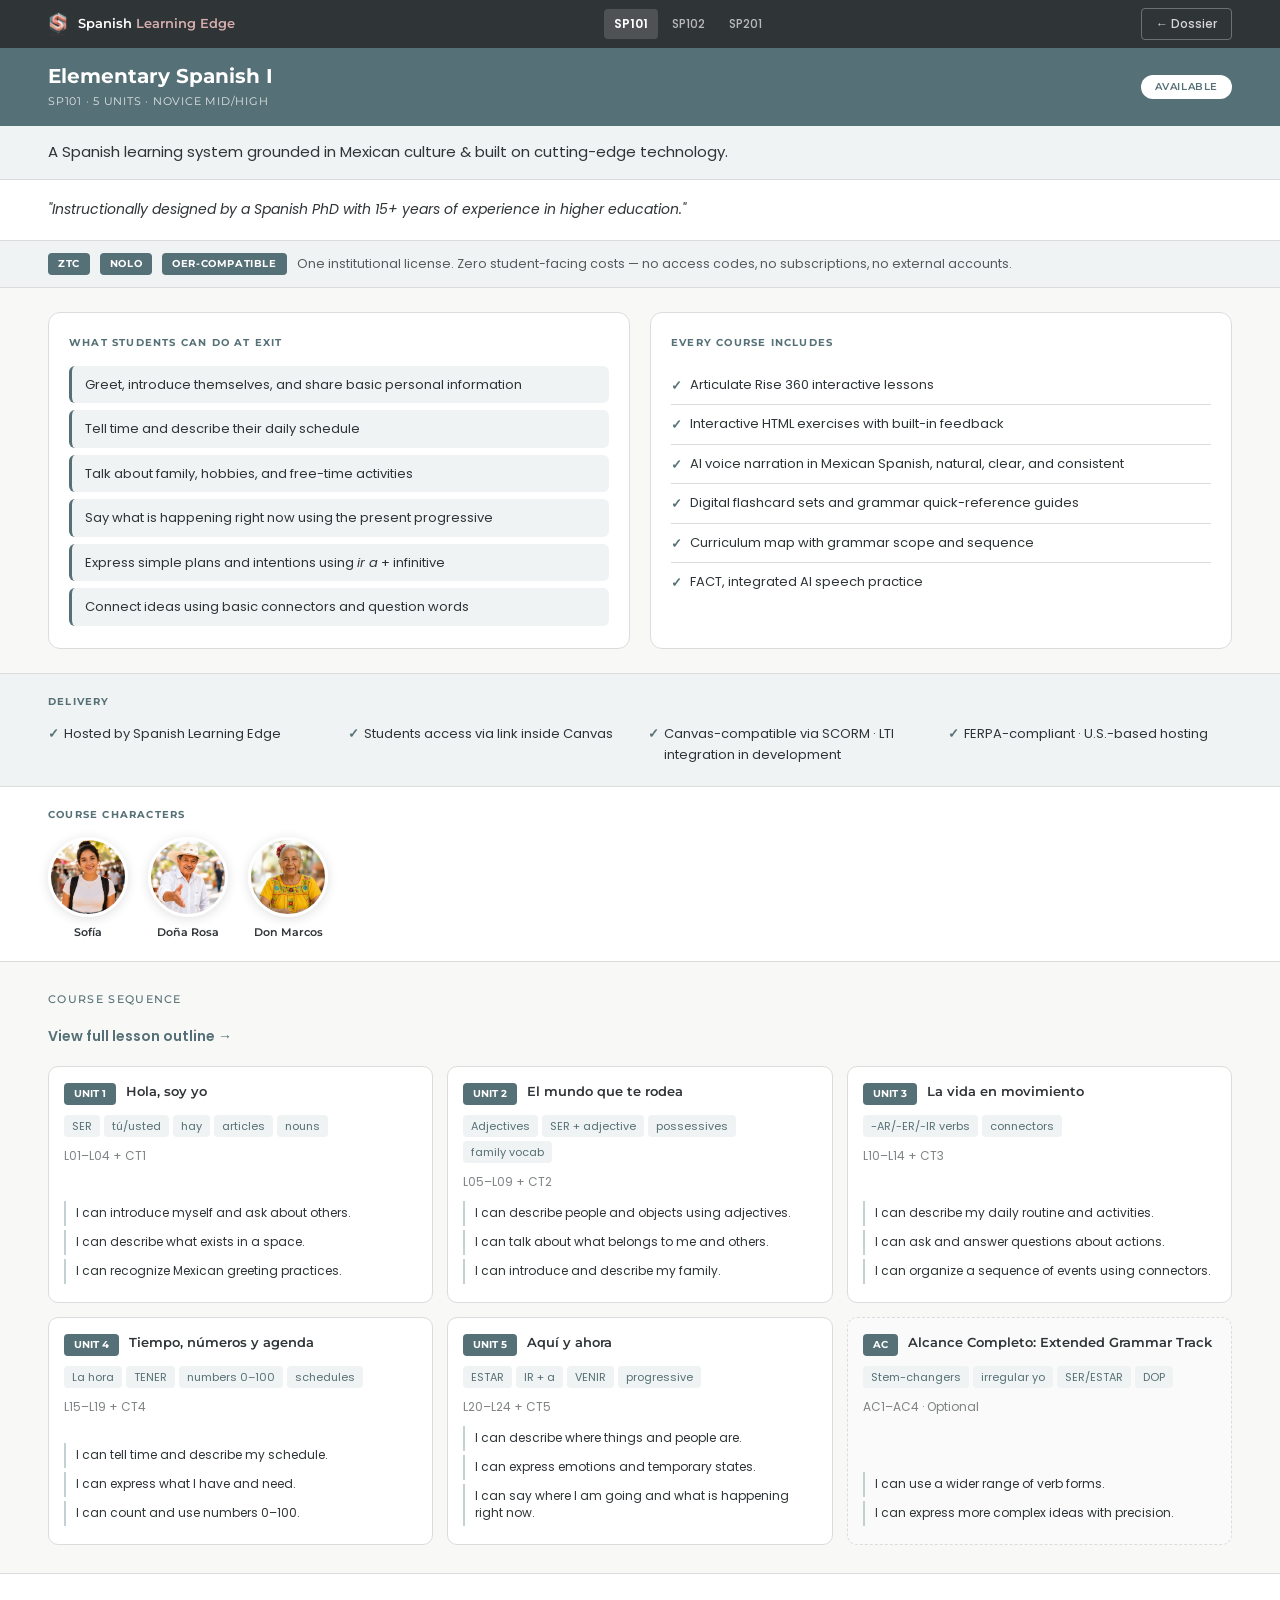
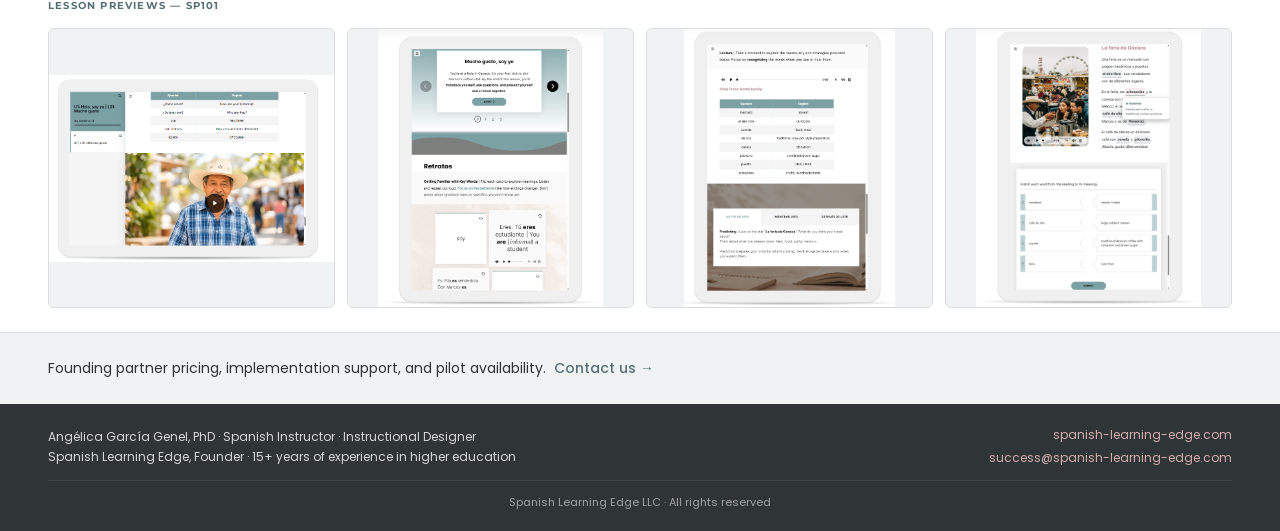
<file: sle-sp101.html>
<!DOCTYPE html>
<html lang="en">
<head>
<meta charset="UTF-8">
<meta name="viewport" content="width=device-width, initial-scale=1.0">
<title>Spanish Learning Edge: Elementary Spanish I (SP101)</title>
<meta name="description" content="SP101 Elementary Spanish I — Five communicative units built around the Oaxacan feria. Novice Mid/High. Zero-textbook-cost. Available for institutional license.">
<meta property="og:title" content="SP101: Elementary Spanish I — Spanish Learning Edge">
<meta property="og:description" content="Five units from first greetings to present progressive, built around the Oaxacan feria and recurring characters. Zero-textbook-cost. Available now.">
<meta property="og:type" content="website">
<meta property="og:image" content="images/logo.png">
<link href="https://fonts.googleapis.com/css2?family=Montserrat:wght@400;500;600;700&family=Poppins:wght@300;400;500;600&display=swap" rel="stylesheet">
<style>
:root {
  --bg: #F8F8F6;
  --surface: #F0F3F3;
  --charcoal: #2F3437;
  --secondary: #2F3437;
  --eucalyptus: #557076;
  --eucalyptus-light: #C3D1D4;
  --rose-accent: #D5ADAD;
  --rose-surface: #F6F2F1;
  --border: #DCDCDC;
  --white: #ffffff;
}

*, *::before, *::after { margin: 0; padding: 0; box-sizing: border-box; }
html { scroll-behavior: smooth; }
body { font-family: 'Poppins', sans-serif; background: var(--bg); color: var(--secondary); font-size: 16px; line-height: 1.65; }

.skip-link { position: absolute; left: -9999px; top: 4px; background: var(--charcoal); color: #fff; padding: 8px 18px; border-radius: 4px; font-size: 14px; z-index: 9999; text-decoration: none; }
.skip-link:focus { left: 4px; }
:focus-visible { outline: 2px solid var(--eucalyptus); outline-offset: 2px; border-radius: 3px; }

/* NAV */
.site-nav { position: sticky; top: 0; z-index: 100; background: var(--charcoal); padding: 0 48px; height: 48px; display: flex; align-items: center; gap: 16px; justify-content: space-between; }
.nav-left { display: flex; align-items: center; gap: 10px; }
.nav-brand { font-family: 'Montserrat', sans-serif; font-size: 13px; font-weight: 600; color: #fff; white-space: nowrap; }
.nav-brand .brand-accent { color: var(--rose-accent); }
.nav-back { font-family: 'Poppins', sans-serif; font-size: 12px; font-weight: 500; color: rgba(255,255,255,.8); text-decoration: none; border: 1px solid rgba(255,255,255,.3); border-radius: 4px; padding: 5px 14px; white-space: nowrap; }
.nav-back:hover { background: rgba(255,255,255,.1); color: #fff; }
.nav-course-links { display: flex; gap: 4px; }
.nav-course-links a { color: rgba(255,255,255,.65); text-decoration: none; font-family: 'Poppins', sans-serif; font-size: 12px; font-weight: 500; padding: 5px 10px; border-radius: 4px; transition: all .2s; }
.nav-course-links a:hover { color: #fff; background: rgba(255,255,255,.1); }
.nav-course-links a[aria-current="page"] { color: #fff; background: rgba(255,255,255,.15); font-weight: 600; }

/* COURSE HEADER */
.course-header { padding: 16px 48px; }
.course-header-inner { display: flex; align-items: center; justify-content: space-between; gap: 12px; flex-wrap: wrap; }
.course-name { font-family: 'Montserrat', sans-serif; font-size: 20px; font-weight: 700; color: #fff; line-height: 1.2; }
.course-meta { font-family: 'Montserrat', sans-serif; font-size: 11px; font-weight: 400; color: rgba(255,255,255,.82); text-transform: uppercase; letter-spacing: .07em; margin-top: 4px; }
.course-badge { flex-shrink: 0; background: var(--white); color: var(--eucalyptus); font-family: 'Montserrat', sans-serif; font-size: 10px; font-weight: 600; text-transform: uppercase; letter-spacing: .06em; border-radius: 20px; padding: 4px 14px; }

/* POSITIONING LINE */
.positioning-line { background: var(--surface); padding: 14px 48px; border-bottom: 1px solid var(--border); }
.positioning-line p { font-family: 'Poppins', sans-serif; font-size: 15px; color: var(--charcoal); }

/* QUOTE BAND */
.quote-band { background: var(--white); padding: 18px 48px; border-bottom: 1px solid var(--border); }
.course-quote { font-family: 'Poppins', sans-serif; font-size: 14px; font-style: italic; color: var(--secondary); max-width: 720px; line-height: 1.7; }

/* ZTC ROW */
.ztc-row { background: var(--surface); padding: 12px 48px; display: flex; align-items: center; gap: 10px; flex-wrap: wrap; border-bottom: 1px solid var(--border); }
.ztc-pill { background: var(--eucalyptus); color: #fff; font-family: 'Montserrat', sans-serif; font-size: 10px; font-weight: 700; text-transform: uppercase; letter-spacing: .06em; padding: 3px 10px; border-radius: 4px; }
.ztc-note { font-family: 'Poppins', sans-serif; font-size: 12.5px; color: var(--secondary); opacity: 0.8; }

/* CONTENT GRID */
.content-grid { display: grid; grid-template-columns: 1fr 1fr; gap: 20px; padding: 24px 48px; background: var(--bg); }
.content-card { background: var(--white); border: 1px solid var(--border); border-radius: 12px; padding: 22px 20px; }
.card-section-label { font-family: 'Montserrat', sans-serif; font-size: 10px; font-weight: 700; text-transform: uppercase; letter-spacing: .12em; color: var(--eucalyptus); margin-bottom: 14px; display: block; }

/* CAN-DO CARD LIST */
.cando-card-list { list-style: none; padding: 0; display: flex; flex-direction: column; gap: 7px; }
.cando-card-list li { font-family: 'Poppins', sans-serif; font-size: 13px; color: var(--secondary); line-height: 1.5; padding: 9px 10px 9px 13px; background: var(--surface); border-radius: 6px; border-left: 3px solid var(--eucalyptus); }

/* INCLUDES LIST */
.includes-list { list-style: none; padding: 0; }
.includes-list li { font-family: 'Poppins', sans-serif; font-size: 13px; color: var(--secondary); line-height: 1.5; padding: 9px 0; border-bottom: 1px solid var(--border); display: flex; align-items: flex-start; gap: 8px; }
.includes-list li:last-child { border-bottom: none; }
.includes-list li::before { content: '✓'; color: var(--eucalyptus); font-weight: 700; flex-shrink: 0; margin-top: 1px; }

/* DELIVERY SECTION */
.delivery-band { background: var(--surface); padding: 20px 48px; border-top: 1px solid var(--border); border-bottom: 1px solid var(--border); }
.delivery-grid { display: grid; grid-template-columns: repeat(4, 1fr); gap: 16px; margin-top: 12px; }
.delivery-item { font-family: 'Poppins', sans-serif; font-size: 13px; color: var(--secondary); line-height: 1.6; padding-left: 16px; position: relative; }
.delivery-item::before { content: '✓'; color: var(--eucalyptus); font-weight: 700; position: absolute; left: 0; }

/* CHARACTER BAND */
.chars-band { background: var(--white); padding: 20px 48px; border-bottom: 1px solid var(--border); }
.chars-label { font-family: 'Montserrat', sans-serif; font-size: 10px; font-weight: 700; text-transform: uppercase; letter-spacing: .12em; color: var(--eucalyptus); margin-bottom: 14px; display: block; }
.chars-grid { display: flex; gap: 20px; align-items: flex-start; }
.char-item { text-align: center; }
.char-img { width: 80px; height: 80px; border-radius: 50%; object-fit: cover; object-position: top center; border: 3px solid var(--white); box-shadow: 0 2px 12px rgba(0,0,0,.12); display: block; margin-bottom: 6px; }
.char-name { font-family: 'Montserrat', sans-serif; font-size: 11px; font-weight: 600; color: var(--charcoal); }

/* SEQUENCE SECTION */
.sequence-section { background: var(--bg); padding: 28px 48px; }
.section-label { font-family: 'Montserrat', sans-serif; font-size: 11px; font-weight: 500; text-transform: uppercase; letter-spacing: .12em; color: var(--eucalyptus); margin-bottom: 16px; display: block; }
.sequence-hint { font-family: 'Poppins', sans-serif; font-size: 14px; color: var(--eucalyptus); margin-bottom: 18px; }

/* UNIT BADGE + TAGS */
.unit-badge { background: var(--eucalyptus); color: var(--white); font-family: 'Montserrat', sans-serif; font-size: 10px; font-weight: 700; text-transform: uppercase; padding: 3px 10px; border-radius: 4px; flex-shrink: 0; white-space: nowrap; }
.grammar-tags { display: flex; flex-wrap: wrap; gap: 4px; margin: 8px 0 10px; }
.grammar-tag { font-family: 'Poppins', sans-serif; font-size: 11px; background: var(--surface); color: var(--eucalyptus); padding: 2px 8px; border-radius: 4px; white-space: nowrap; }

/* UNIT GRID */
.unit-grid { display: grid; grid-template-columns: repeat(3, 1fr); gap: 14px; }
.unit-card { background: var(--white); border: 1px solid var(--border); border-radius: 10px; padding: 16px 15px 14px; display: flex; flex-direction: column; }
.unit-card.unit-ac { border-style: dashed; background: #fafafa; }
.unit-card-top { display: flex; align-items: flex-start; gap: 10px; margin-bottom: 2px; }
.unit-card-name { font-family: 'Montserrat', sans-serif; font-size: 13px; font-weight: 600; color: var(--charcoal); line-height: 1.3; }
.unit-card-context { font-family: 'Poppins', sans-serif; font-size: 12px; color: var(--secondary); opacity: 0.6; line-height: 1.5; margin-bottom: 10px; }
.unit-card-cando { list-style: none; padding: 0; margin-top: auto; }
.unit-card-cando li { font-family: 'Poppins', sans-serif; font-size: 12px; color: var(--secondary); padding: 4px 0 4px 10px; border-left: 2px solid var(--eucalyptus-light); margin-bottom: 4px; line-height: 1.4; }

/* EBOOK GALLERY */
.ebook-gallery-band { background: var(--white); padding: 24px 48px; border-top: 1px solid var(--border); }
.ebook-gallery-label { font-family: 'Montserrat', sans-serif; font-size: 10px; font-weight: 700; text-transform: uppercase; letter-spacing: .12em; color: var(--eucalyptus); margin-bottom: 14px; display: block; }
.ebook-gallery { display: grid; grid-template-columns: repeat(4, 1fr); gap: 12px; }
.ebook-item img { width: 100%; height: 280px; object-fit: contain; background: var(--surface); border-radius: 6px; border: 1px solid var(--border); display: block; }

/* CONTACT */
.contact-band { background: var(--surface); padding: 24px 48px; border-top: 1px solid var(--border); }
.contact-band p { font-family: 'Poppins', sans-serif; font-size: 14px; color: var(--secondary); line-height: 1.65; }
.contact-link { font-family: 'Poppins', sans-serif; font-size: 14px; font-weight: 500; color: var(--eucalyptus); text-decoration: none; margin-left: 8px; }
.contact-link:hover { text-decoration: underline; }

/* FOOTER */
.site-footer { background: var(--charcoal); padding: 20px 48px; display: flex; justify-content: space-between; align-items: center; flex-wrap: wrap; gap: 10px; }
.footer-left { font-family: 'Poppins', sans-serif; font-size: 12px; color: rgba(255,255,255,.8); line-height: 1.7; }
.footer-right { font-family: 'Poppins', sans-serif; font-size: 12px; text-align: right; line-height: 1.9; }
.footer-link { color: var(--rose-accent); text-decoration: none; }
.footer-link:hover { text-decoration: underline; }
.footer-bottom { font-family: 'Poppins', sans-serif; font-size: 11px; color: rgba(255,255,255,.55); text-align: center; padding-top: 12px; border-top: 1px solid rgba(255,255,255,.1); width: 100%; }

/* RESPONSIVE */
@media (max-width: 900px) {
  .content-grid { grid-template-columns: 1fr; }
  .unit-grid { grid-template-columns: repeat(2, 1fr); }
  .delivery-grid { grid-template-columns: repeat(2, 1fr); }
  .ebook-gallery { grid-template-columns: repeat(2, 1fr); }
}
@media (max-width: 640px) {
  .nav-course-links { display: none; }
  .site-nav, .course-header, .positioning-line, .quote-band,
  .ztc-row, .content-grid, .delivery-band, .chars-band,
  .sequence-section, .ebook-gallery-band,
  .contact-band, .site-footer { padding-left: 20px; padding-right: 20px; }
  .site-footer { flex-direction: column; align-items: flex-start; }
  .footer-right { text-align: left; }
  .course-header-inner { flex-wrap: wrap; }
  .unit-grid { grid-template-columns: 1fr; }
  .delivery-grid { grid-template-columns: 1fr; }
  .ebook-gallery { grid-template-columns: repeat(2, 1fr); }
}
@media (prefers-reduced-motion: reduce) {
  html { scroll-behavior: auto; }
  *, *::before, *::after { animation-duration: .01ms !important; animation-iteration-count: 1 !important; transition-duration: .01ms !important; }
}
</style>
</head>
<body>

<a href="#main" class="skip-link">Skip to main content</a>

<nav class="site-nav" aria-label="Site navigation">
  <div class="nav-left">
    <img src="images/logo.png" alt="Spanish Learning Edge logo" style="height:30px;width:auto;border-radius:4px;flex-shrink:0;">
    <span class="nav-brand">Spanish <span class="brand-accent">Learning Edge</span></span>
  </div>
  <div class="nav-course-links">
    <a href="sle-sp101.html" aria-current="page">SP101</a>
    <a href="sle-sp102.html">SP102</a>
    <a href="sle-sp201.html">SP201</a>
  </div>
  <a href="sle-dossier.html" class="nav-back">← Dossier</a>
</nav>

<header class="course-header" style="background: var(--eucalyptus);">
  <div class="course-header-inner">
    <div>
      <h1 class="course-name">Elementary Spanish I</h1>
      <p class="course-meta">SP101 · 5 Units · Novice Mid/High</p>
    </div>
    <span class="course-badge">AVAILABLE</span>
  </div>
</header>

<div class="positioning-line">
  <p>A Spanish learning system grounded in Mexican culture &amp; built on cutting-edge technology.</p>
</div>

<div class="quote-band">
  <p class="course-quote">"Instructionally designed by a Spanish PhD with 15+ years of experience in higher education."</p>
</div>

<div class="ztc-row">
  <span class="ztc-pill">ZTC</span>
  <span class="ztc-pill">NoLo</span>
  <span class="ztc-pill">OER-Compatible</span>
  <span class="ztc-note">One institutional license. Zero student-facing costs — no access codes, no subscriptions, no external accounts.</span>
</div>

<main id="main">

  <div class="content-grid">

    <section class="content-card" aria-labelledby="cando-label">
      <span class="card-section-label" id="cando-label">What Students Can Do at Exit</span>
      <ul class="cando-card-list">
        <li>Greet, introduce themselves, and share basic personal information</li>
        <li>Tell time and describe their daily schedule</li>
        <li>Talk about family, hobbies, and free-time activities</li>
        <li>Say what is happening right now using the present progressive</li>
        <li>Express simple plans and intentions using <em>ir a</em> + infinitive</li>
        <li>Connect ideas using basic connectors and question words</li>
      </ul>
    </section>

    <section class="content-card" aria-labelledby="includes-label">
      <span class="card-section-label" id="includes-label">Every Course Includes</span>
      <ul class="includes-list">
        <li>Articulate Rise 360 interactive lessons</li>
        <li>Interactive HTML exercises with built-in feedback</li>
        <li>AI voice narration in Mexican Spanish, natural, clear, and consistent</li>
        <li>Digital flashcard sets and grammar quick-reference guides</li>
        <li>Curriculum map with grammar scope and sequence</li>
        <li>FACT, integrated AI speech practice</li>
      </ul>
    </section>

  </div>

  <div class="delivery-band">
    <span class="card-section-label">Delivery</span>
    <div class="delivery-grid">
      <div class="delivery-item">Hosted by Spanish Learning Edge</div>
      <div class="delivery-item">Students access via link inside Canvas</div>
      <div class="delivery-item">Canvas-compatible via SCORM · LTI integration in development</div>
      <div class="delivery-item">FERPA-compliant · U.S.-based hosting</div>
    </div>
  </div>

  <div class="chars-band">
    <span class="chars-label">Course Characters</span>
    <div class="chars-grid">
      <div class="char-item">
        <img src="images/Avatar%20SLE%20(1).png" alt="Sofía, a student at the Oaxacan feria" class="char-img" loading="lazy">
        <p class="char-name">Sofía</p>
      </div>
      <div class="char-item">
        <img src="images/Avatar%20SLE%20(2).png" alt="Doña Rosa, a market vendor" class="char-img" loading="lazy">
        <p class="char-name">Doña Rosa</p>
      </div>
      <div class="char-item">
        <img src="images/Avatar%20SLE%20(3).png" alt="Don Marcos, a community elder" class="char-img" loading="lazy">
        <p class="char-name">Don Marcos</p>
      </div>
    </div>
  </div>

  <section class="sequence-section" aria-labelledby="sequence-label">
    <span class="section-label" id="sequence-label">Course Sequence</span>
    <p class="sequence-hint"><a href="SP101_Course_Outline.html" style="color:var(--eucalyptus);font-weight:600;text-decoration:none;">View full lesson outline →</a></p>

    <div class="unit-grid">

      <div class="unit-card">
        <div class="unit-card-top">
          <span class="unit-badge">Unit 1</span>
          <span class="unit-card-name">Hola, soy yo</span>
        </div>
        <div class="grammar-tags">
          <span class="grammar-tag">SER</span>
          <span class="grammar-tag">tú/usted</span>
          <span class="grammar-tag">hay</span>
          <span class="grammar-tag">articles</span>
          <span class="grammar-tag">nouns</span>
        </div>
        <p class="unit-card-context">L01–L04 + CT1</p>
        <ul class="unit-card-cando">
          <li>I can introduce myself and ask about others.</li>
          <li>I can describe what exists in a space.</li>
          <li>I can recognize Mexican greeting practices.</li>
        </ul>
      </div>

      <div class="unit-card">
        <div class="unit-card-top">
          <span class="unit-badge">Unit 2</span>
          <span class="unit-card-name">El mundo que te rodea</span>
        </div>
        <div class="grammar-tags">
          <span class="grammar-tag">Adjectives</span>
          <span class="grammar-tag">SER + adjective</span>
          <span class="grammar-tag">possessives</span>
          <span class="grammar-tag">family vocab</span>
        </div>
        <p class="unit-card-context">L05–L09 + CT2</p>
        <ul class="unit-card-cando">
          <li>I can describe people and objects using adjectives.</li>
          <li>I can talk about what belongs to me and others.</li>
          <li>I can introduce and describe my family.</li>
        </ul>
      </div>

      <div class="unit-card">
        <div class="unit-card-top">
          <span class="unit-badge">Unit 3</span>
          <span class="unit-card-name">La vida en movimiento</span>
        </div>
        <div class="grammar-tags">
          <span class="grammar-tag">-AR/-ER/-IR verbs</span>
          <span class="grammar-tag">connectors</span>
        </div>
        <p class="unit-card-context">L10–L14 + CT3</p>
        <ul class="unit-card-cando">
          <li>I can describe my daily routine and activities.</li>
          <li>I can ask and answer questions about actions.</li>
          <li>I can organize a sequence of events using connectors.</li>
        </ul>
      </div>

      <div class="unit-card">
        <div class="unit-card-top">
          <span class="unit-badge">Unit 4</span>
          <span class="unit-card-name">Tiempo, números y agenda</span>
        </div>
        <div class="grammar-tags">
          <span class="grammar-tag">La hora</span>
          <span class="grammar-tag">TENER</span>
          <span class="grammar-tag">numbers 0–100</span>
          <span class="grammar-tag">schedules</span>
        </div>
        <p class="unit-card-context">L15–L19 + CT4</p>
        <ul class="unit-card-cando">
          <li>I can tell time and describe my schedule.</li>
          <li>I can express what I have and need.</li>
          <li>I can count and use numbers 0–100.</li>
        </ul>
      </div>

      <div class="unit-card">
        <div class="unit-card-top">
          <span class="unit-badge">Unit 5</span>
          <span class="unit-card-name">Aquí y ahora</span>
        </div>
        <div class="grammar-tags">
          <span class="grammar-tag">ESTAR</span>
          <span class="grammar-tag">IR + a</span>
          <span class="grammar-tag">VENIR</span>
          <span class="grammar-tag">progressive</span>
        </div>
        <p class="unit-card-context">L20–L24 + CT5</p>
        <ul class="unit-card-cando">
          <li>I can describe where things and people are.</li>
          <li>I can express emotions and temporary states.</li>
          <li>I can say where I am going and what is happening right now.</li>
        </ul>
      </div>

      <div class="unit-card unit-ac">
        <div class="unit-card-top">
          <span class="unit-badge">AC</span>
          <span class="unit-card-name">Alcance Completo: Extended Grammar Track</span>
        </div>
        <div class="grammar-tags">
          <span class="grammar-tag">Stem-changers</span>
          <span class="grammar-tag">irregular yo</span>
          <span class="grammar-tag">SER/ESTAR</span>
          <span class="grammar-tag">DOP</span>
        </div>
        <p class="unit-card-context">AC1–AC4 · Optional</p>
        <ul class="unit-card-cando">
          <li>I can use a wider range of verb forms.</li>
          <li>I can express more complex ideas with precision.</li>
        </ul>
      </div>

    </div>
  </section>

</main>

<div class="ebook-gallery-band">
  <span class="ebook-gallery-label">Lesson Previews — SP101</span>
  <div class="ebook-gallery">
    <div class="ebook-item"><img src="images/L01%20eBook%201.png" alt="SP101 Lesson 1 — eBook screenshot, don Marcos" loading="lazy"></div>
    <div class="ebook-item"><img src="images/L01%20eBook%202.png" alt="SP101 Lesson 1 — eBook screenshot, vocabulary section" loading="lazy"></div>
    <div class="ebook-item"><img src="images/L01%20eBook%203.png" alt="SP101 Lesson 1 — eBook screenshot, grammar activity" loading="lazy"></div>
    <div class="ebook-item"><img src="images/L01%20eBook%204.png" alt="SP101 Lesson 1 — eBook screenshot, reading comprehension" loading="lazy"></div>
  </div>
</div>

<div class="contact-band">
  <p>Founding partner pricing, implementation support, and pilot availability.<a href="sle-dossier.html#contact" class="contact-link">Contact us →</a></p>
</div>

<footer class="site-footer" role="contentinfo">
  <div class="footer-left">
    Angélica García Genel, PhD · Spanish Instructor · Instructional Designer<br>
    Spanish Learning Edge, Founder · 15+ years of experience in higher education
  </div>
  <div class="footer-right">
    <a href="https://www.spanish-learning-edge.com/" class="footer-link">spanish-learning-edge.com</a><br>
    <a href="mailto:success@spanish-learning-edge.com" class="footer-link">success@spanish-learning-edge.com</a>
  </div>
  <div class="footer-bottom">Spanish Learning Edge LLC · All rights reserved</div>
</footer>

</body>
</html>
</file>
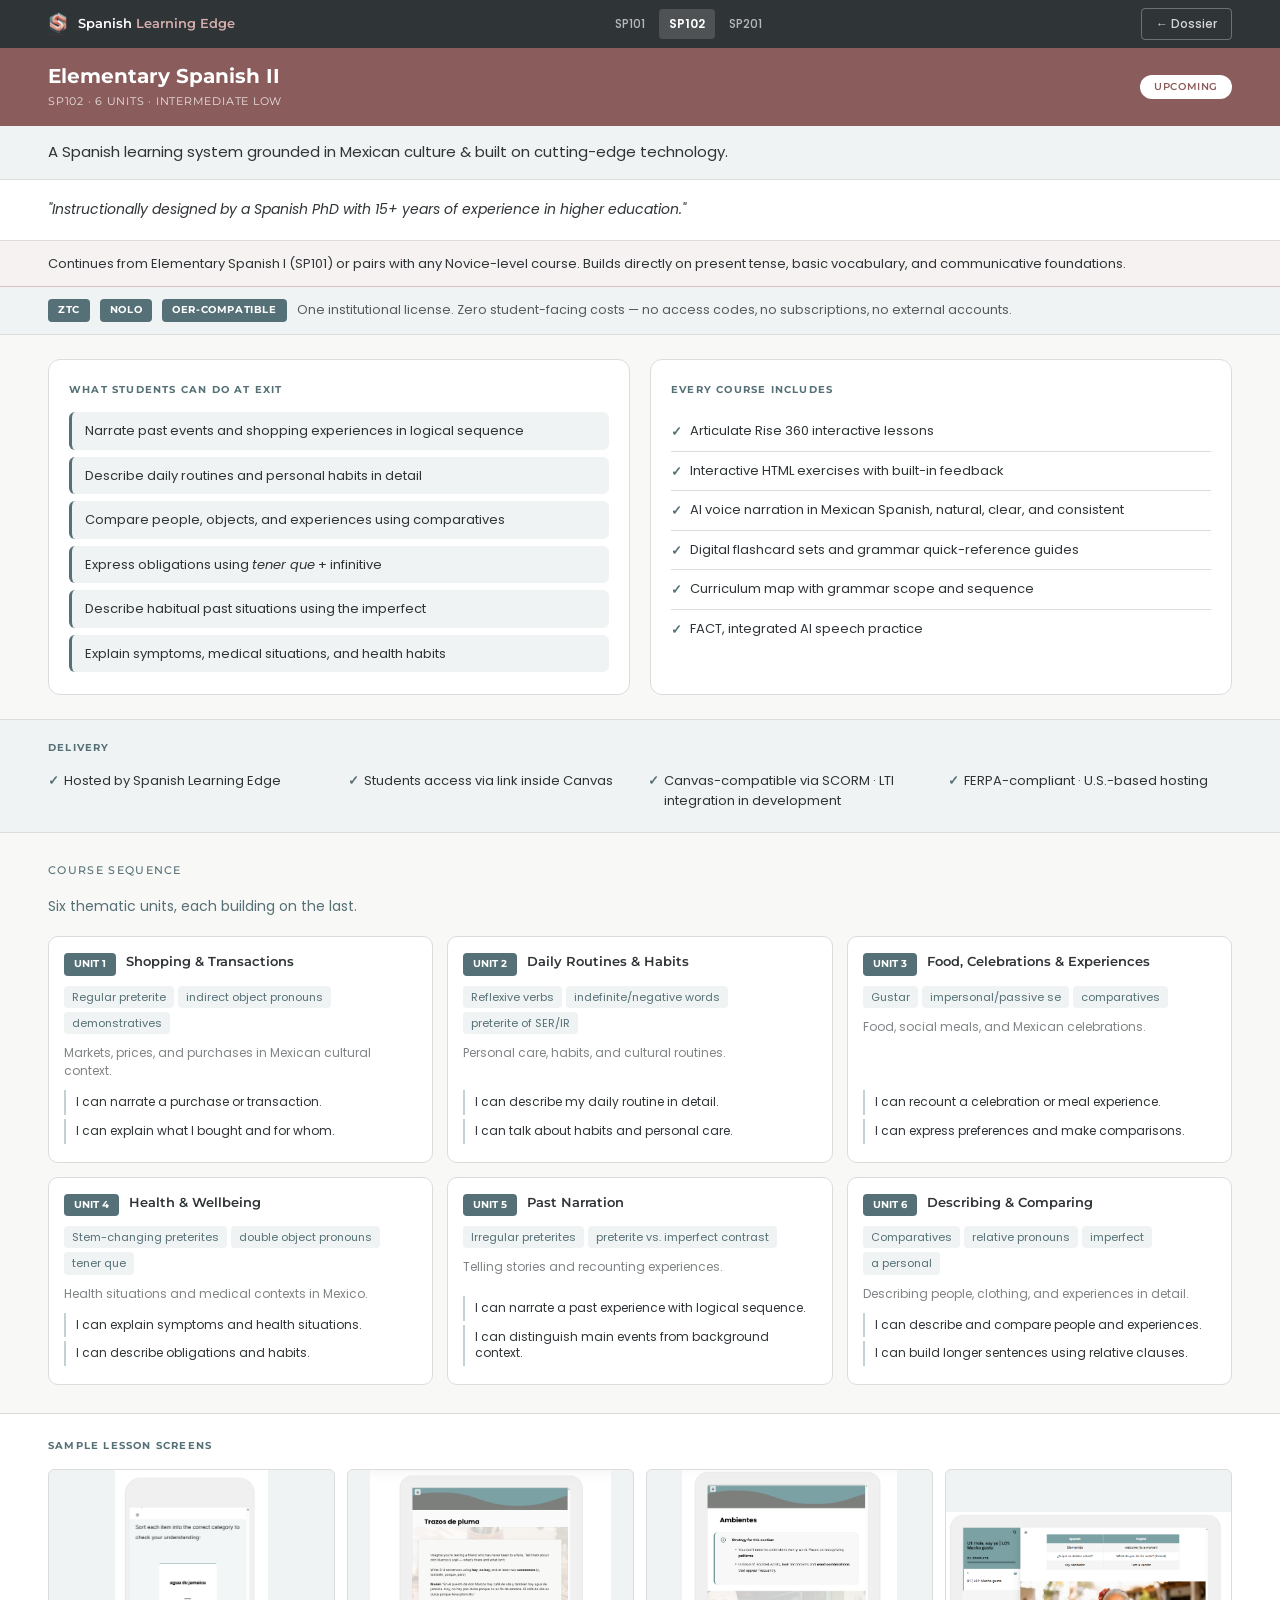
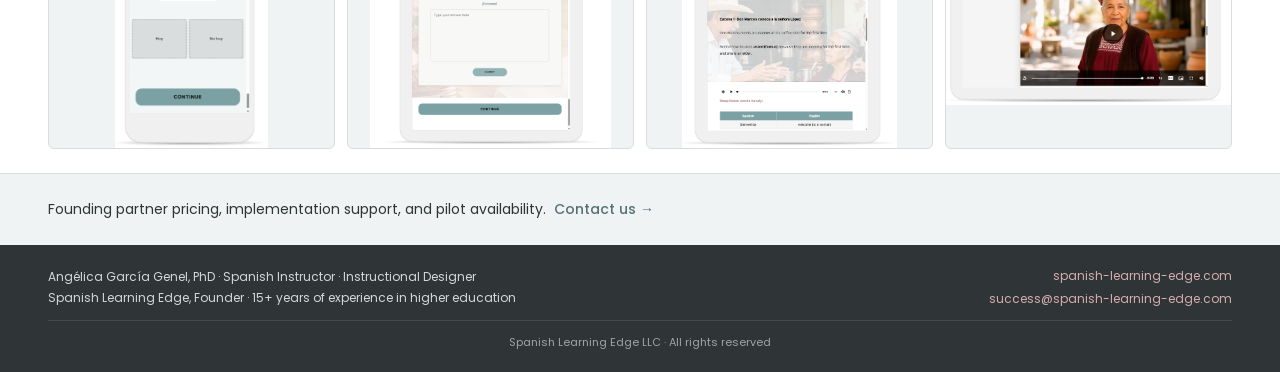
<file: sle-sp102.html>
<!DOCTYPE html>
<html lang="en">
<head>
<meta charset="UTF-8">
<meta name="viewport" content="width=device-width, initial-scale=1.0">
<title>Spanish Learning Edge: Elementary Spanish II (SP102)</title>
<meta name="description" content="SP102 Elementary Spanish II — Past narration, reflexive verbs, and the preterite/imperfect contrast. Intermediate Low. Zero-textbook-cost. Upcoming.">
<meta property="og:title" content="SP102: Elementary Spanish II — Spanish Learning Edge">
<meta property="og:description" content="Builds on SP101 with past narration, reflexive verbs, celebrations, and the preterite/imperfect contrast. Zero-textbook-cost.">
<meta property="og:type" content="website">
<meta property="og:image" content="images/logo.png">
<link href="https://fonts.googleapis.com/css2?family=Montserrat:wght@400;500;600;700&family=Poppins:wght@300;400;500;600&display=swap" rel="stylesheet">
<style>
:root {
  --bg: #F8F8F6;
  --surface: #F0F3F3;
  --charcoal: #2F3437;
  --secondary: #2F3437;
  --eucalyptus: #557076;
  --eucalyptus-light: #C3D1D4;
  --rose-accent: #D5ADAD;
  --rose-surface: #F6F2F1;
  --border: #DCDCDC;
  --white: #ffffff;
  --course-color: #8B5C5C;
}

*, *::before, *::after { margin: 0; padding: 0; box-sizing: border-box; }
html { scroll-behavior: smooth; }
body { font-family: 'Poppins', sans-serif; background: var(--bg); color: var(--secondary); font-size: 16px; line-height: 1.65; }

.skip-link { position: absolute; left: -9999px; top: 4px; background: var(--charcoal); color: #fff; padding: 8px 18px; border-radius: 4px; font-size: 14px; z-index: 9999; text-decoration: none; }
.skip-link:focus { left: 4px; }
:focus-visible { outline: 2px solid var(--eucalyptus); outline-offset: 2px; border-radius: 3px; }

/* NAV */
.site-nav { position: sticky; top: 0; z-index: 100; background: var(--charcoal); padding: 0 48px; height: 48px; display: flex; align-items: center; gap: 16px; justify-content: space-between; }
.nav-left { display: flex; align-items: center; gap: 10px; }
.nav-brand { font-family: 'Montserrat', sans-serif; font-size: 13px; font-weight: 600; color: #fff; white-space: nowrap; }
.nav-brand .brand-accent { color: var(--rose-accent); }
.nav-back { font-family: 'Poppins', sans-serif; font-size: 12px; font-weight: 500; color: rgba(255,255,255,.8); text-decoration: none; border: 1px solid rgba(255,255,255,.3); border-radius: 4px; padding: 5px 14px; white-space: nowrap; }
.nav-back:hover { background: rgba(255,255,255,.1); color: #fff; }
.nav-course-links { display: flex; gap: 4px; }
.nav-course-links a { color: rgba(255,255,255,.65); text-decoration: none; font-family: 'Poppins', sans-serif; font-size: 12px; font-weight: 500; padding: 5px 10px; border-radius: 4px; transition: all .2s; }
.nav-course-links a:hover { color: #fff; background: rgba(255,255,255,.1); }
.nav-course-links a[aria-current="page"] { color: #fff; background: rgba(255,255,255,.15); font-weight: 600; }

/* COURSE HEADER */
.course-header { padding: 16px 48px; }
.course-header-inner { display: flex; align-items: center; justify-content: space-between; gap: 12px; flex-wrap: wrap; }
.course-name { font-family: 'Montserrat', sans-serif; font-size: 20px; font-weight: 700; color: #fff; line-height: 1.2; }
.course-meta { font-family: 'Montserrat', sans-serif; font-size: 11px; font-weight: 400; color: rgba(255,255,255,.82); text-transform: uppercase; letter-spacing: .07em; margin-top: 4px; }
.course-badge { flex-shrink: 0; background: var(--white); color: var(--course-color); font-family: 'Montserrat', sans-serif; font-size: 10px; font-weight: 600; text-transform: uppercase; letter-spacing: .06em; border-radius: 20px; padding: 4px 14px; }

/* POSITIONING LINE */
.positioning-line { background: var(--surface); padding: 14px 48px; border-bottom: 1px solid var(--border); }
.positioning-line p { font-family: 'Poppins', sans-serif; font-size: 15px; color: var(--charcoal); }

/* QUOTE BAND */
.quote-band { background: var(--white); padding: 18px 48px; border-bottom: 1px solid var(--border); }
.course-quote { font-family: 'Poppins', sans-serif; font-size: 14px; font-style: italic; color: var(--secondary); max-width: 720px; line-height: 1.7; }

/* PREREQ BAND */
.prereq-band { background: var(--rose-surface); padding: 12px 48px; border-bottom: 1px solid #DDBDBD; }
.prereq-band p { font-family: 'Poppins', sans-serif; font-size: 13px; color: var(--secondary); }

/* ZTC ROW */
.ztc-row { background: var(--surface); padding: 12px 48px; display: flex; align-items: center; gap: 10px; flex-wrap: wrap; border-bottom: 1px solid var(--border); }
.ztc-pill { background: var(--eucalyptus); color: #fff; font-family: 'Montserrat', sans-serif; font-size: 10px; font-weight: 700; text-transform: uppercase; letter-spacing: .06em; padding: 3px 10px; border-radius: 4px; }
.ztc-note { font-family: 'Poppins', sans-serif; font-size: 12.5px; color: var(--secondary); opacity: 0.8; }

/* CONTENT GRID */
.content-grid { display: grid; grid-template-columns: 1fr 1fr; gap: 20px; padding: 24px 48px; background: var(--bg); }
.content-card { background: var(--white); border: 1px solid var(--border); border-radius: 12px; padding: 22px 20px; }
.card-section-label { font-family: 'Montserrat', sans-serif; font-size: 10px; font-weight: 700; text-transform: uppercase; letter-spacing: .12em; color: var(--eucalyptus); margin-bottom: 14px; display: block; }

/* CAN-DO CARD LIST */
.cando-card-list { list-style: none; padding: 0; display: flex; flex-direction: column; gap: 7px; }
.cando-card-list li { font-family: 'Poppins', sans-serif; font-size: 13px; color: var(--secondary); line-height: 1.5; padding: 9px 10px 9px 13px; background: var(--surface); border-radius: 6px; border-left: 3px solid var(--eucalyptus); }

/* INCLUDES LIST */
.includes-list { list-style: none; padding: 0; }
.includes-list li { font-family: 'Poppins', sans-serif; font-size: 13px; color: var(--secondary); line-height: 1.5; padding: 9px 0; border-bottom: 1px solid var(--border); display: flex; align-items: flex-start; gap: 8px; }
.includes-list li:last-child { border-bottom: none; }
.includes-list li::before { content: '✓'; color: var(--eucalyptus); font-weight: 700; flex-shrink: 0; margin-top: 1px; }

/* DELIVERY SECTION */
.delivery-band { background: var(--surface); padding: 20px 48px; border-top: 1px solid var(--border); border-bottom: 1px solid var(--border); }
.delivery-grid { display: grid; grid-template-columns: repeat(4, 1fr); gap: 16px; margin-top: 12px; }
.delivery-item { font-family: 'Poppins', sans-serif; font-size: 13px; color: var(--secondary); line-height: 1.6; padding-left: 16px; position: relative; }
.delivery-item::before { content: '✓'; color: var(--eucalyptus); font-weight: 700; position: absolute; left: 0; }

/* SEQUENCE SECTION */
.sequence-section { background: var(--bg); padding: 28px 48px; }
.section-label { font-family: 'Montserrat', sans-serif; font-size: 11px; font-weight: 500; text-transform: uppercase; letter-spacing: .12em; color: var(--eucalyptus); margin-bottom: 16px; display: block; }
.sequence-hint { font-family: 'Poppins', sans-serif; font-size: 14px; color: var(--eucalyptus); margin-bottom: 18px; }

/* UNIT BADGE + TAGS */
.unit-badge { background: var(--eucalyptus); color: var(--white); font-family: 'Montserrat', sans-serif; font-size: 10px; font-weight: 700; text-transform: uppercase; padding: 3px 10px; border-radius: 4px; flex-shrink: 0; white-space: nowrap; }
.grammar-tags { display: flex; flex-wrap: wrap; gap: 4px; margin: 8px 0 10px; }
.grammar-tag { font-family: 'Poppins', sans-serif; font-size: 11px; background: var(--surface); color: var(--eucalyptus); padding: 2px 8px; border-radius: 4px; white-space: nowrap; }

/* UNIT GRID */
.unit-grid { display: grid; grid-template-columns: repeat(3, 1fr); gap: 14px; }
.unit-card { background: var(--white); border: 1px solid var(--border); border-radius: 10px; padding: 16px 15px 14px; display: flex; flex-direction: column; }
.unit-card-top { display: flex; align-items: flex-start; gap: 10px; margin-bottom: 2px; }
.unit-card-name { font-family: 'Montserrat', sans-serif; font-size: 13px; font-weight: 600; color: var(--charcoal); line-height: 1.3; }
.unit-card-context { font-family: 'Poppins', sans-serif; font-size: 12px; color: var(--secondary); opacity: 0.6; line-height: 1.5; margin-bottom: 10px; }
.unit-card-cando { list-style: none; padding: 0; margin-top: auto; }
.unit-card-cando li { font-family: 'Poppins', sans-serif; font-size: 12px; color: var(--secondary); padding: 4px 0 4px 10px; border-left: 2px solid var(--eucalyptus-light); margin-bottom: 4px; line-height: 1.4; }

/* EBOOK GALLERY */
.ebook-gallery-band { background: var(--white); padding: 24px 48px; border-top: 1px solid var(--border); }
.ebook-gallery-label { font-family: 'Montserrat', sans-serif; font-size: 10px; font-weight: 700; text-transform: uppercase; letter-spacing: .12em; color: var(--eucalyptus); margin-bottom: 14px; display: block; }
.ebook-gallery { display: grid; grid-template-columns: repeat(4, 1fr); gap: 12px; }
.ebook-item img { width: 100%; height: 280px; object-fit: contain; background: var(--surface); border-radius: 6px; border: 1px solid var(--border); display: block; }

/* CONTACT */
.contact-band { background: var(--surface); padding: 24px 48px; border-top: 1px solid var(--border); }
.contact-band p { font-family: 'Poppins', sans-serif; font-size: 14px; color: var(--secondary); line-height: 1.65; }
.contact-link { font-family: 'Poppins', sans-serif; font-size: 14px; font-weight: 500; color: var(--eucalyptus); text-decoration: none; margin-left: 8px; }
.contact-link:hover { text-decoration: underline; }

/* FOOTER */
.site-footer { background: var(--charcoal); padding: 20px 48px; display: flex; justify-content: space-between; align-items: center; flex-wrap: wrap; gap: 10px; }
.footer-left { font-family: 'Poppins', sans-serif; font-size: 12px; color: rgba(255,255,255,.8); line-height: 1.7; }
.footer-right { font-family: 'Poppins', sans-serif; font-size: 12px; text-align: right; line-height: 1.9; }
.footer-link { color: var(--rose-accent); text-decoration: none; }
.footer-link:hover { text-decoration: underline; }
.footer-bottom { font-family: 'Poppins', sans-serif; font-size: 11px; color: rgba(255,255,255,.55); text-align: center; padding-top: 12px; border-top: 1px solid rgba(255,255,255,.1); width: 100%; }

/* RESPONSIVE */
@media (max-width: 900px) {
  .content-grid { grid-template-columns: 1fr; }
  .unit-grid { grid-template-columns: repeat(2, 1fr); }
  .delivery-grid { grid-template-columns: repeat(2, 1fr); }
  .ebook-gallery { grid-template-columns: repeat(2, 1fr); }
}
@media (max-width: 640px) {
  .nav-course-links { display: none; }
  .site-nav, .course-header, .positioning-line, .quote-band, .prereq-band,
  .ztc-row, .content-grid, .delivery-band,
  .sequence-section, .ebook-gallery-band,
  .contact-band, .site-footer { padding-left: 20px; padding-right: 20px; }
  .site-footer { flex-direction: column; align-items: flex-start; }
  .footer-right { text-align: left; }
  .course-header-inner { flex-wrap: wrap; }
  .unit-grid { grid-template-columns: 1fr; }
  .delivery-grid { grid-template-columns: 1fr; }
  .ebook-gallery { grid-template-columns: repeat(2, 1fr); }
}
@media (prefers-reduced-motion: reduce) {
  html { scroll-behavior: auto; }
  *, *::before, *::after { animation-duration: .01ms !important; animation-iteration-count: 1 !important; transition-duration: .01ms !important; }
}
</style>
</head>
<body>

<a href="#main" class="skip-link">Skip to main content</a>

<nav class="site-nav" aria-label="Site navigation">
  <div class="nav-left">
    <img src="images/logo.png" alt="Spanish Learning Edge logo" style="height:30px;width:auto;border-radius:4px;flex-shrink:0;">
    <span class="nav-brand">Spanish <span class="brand-accent">Learning Edge</span></span>
  </div>
  <div class="nav-course-links">
    <a href="sle-sp101.html">SP101</a>
    <a href="sle-sp102.html" aria-current="page">SP102</a>
    <a href="sle-sp201.html">SP201</a>
  </div>
  <a href="sle-dossier.html" class="nav-back">← Dossier</a>
</nav>

<header class="course-header" style="background: var(--course-color);">
  <div class="course-header-inner">
    <div>
      <h1 class="course-name">Elementary Spanish II</h1>
      <p class="course-meta">SP102 · 6 Units · Intermediate Low</p>
    </div>
    <span class="course-badge">UPCOMING</span>
  </div>
</header>

<div class="positioning-line">
  <p>A Spanish learning system grounded in Mexican culture &amp; built on cutting-edge technology.</p>
</div>

<div class="quote-band">
  <p class="course-quote">"Instructionally designed by a Spanish PhD with 15+ years of experience in higher education."</p>
</div>

<div class="prereq-band">
  <p>Continues from Elementary Spanish I (SP101) or pairs with any Novice-level course. Builds directly on present tense, basic vocabulary, and communicative foundations.</p>
</div>

<div class="ztc-row">
  <span class="ztc-pill">ZTC</span>
  <span class="ztc-pill">NoLo</span>
  <span class="ztc-pill">OER-Compatible</span>
  <span class="ztc-note">One institutional license. Zero student-facing costs — no access codes, no subscriptions, no external accounts.</span>
</div>

<main id="main">

  <div class="content-grid">

    <section class="content-card" aria-labelledby="cando-label">
      <span class="card-section-label" id="cando-label">What Students Can Do at Exit</span>
      <ul class="cando-card-list">
        <li>Narrate past events and shopping experiences in logical sequence</li>
        <li>Describe daily routines and personal habits in detail</li>
        <li>Compare people, objects, and experiences using comparatives</li>
        <li>Express obligations using <em>tener que</em> + infinitive</li>
        <li>Describe habitual past situations using the imperfect</li>
        <li>Explain symptoms, medical situations, and health habits</li>
      </ul>
    </section>

    <section class="content-card" aria-labelledby="includes-label">
      <span class="card-section-label" id="includes-label">Every Course Includes</span>
      <ul class="includes-list">
        <li>Articulate Rise 360 interactive lessons</li>
        <li>Interactive HTML exercises with built-in feedback</li>
        <li>AI voice narration in Mexican Spanish, natural, clear, and consistent</li>
        <li>Digital flashcard sets and grammar quick-reference guides</li>
        <li>Curriculum map with grammar scope and sequence</li>
        <li>FACT, integrated AI speech practice</li>
      </ul>
    </section>

  </div>

  <div class="delivery-band">
    <span class="card-section-label">Delivery</span>
    <div class="delivery-grid">
      <div class="delivery-item">Hosted by Spanish Learning Edge</div>
      <div class="delivery-item">Students access via link inside Canvas</div>
      <div class="delivery-item">Canvas-compatible via SCORM · LTI integration in development</div>
      <div class="delivery-item">FERPA-compliant · U.S.-based hosting</div>
    </div>
  </div>

  <section class="sequence-section" aria-labelledby="sequence-label">
    <span class="section-label" id="sequence-label">Course Sequence</span>
    <p class="sequence-hint">Six thematic units, each building on the last.</p>

    <div class="unit-grid">

      <div class="unit-card">
        <div class="unit-card-top">
          <span class="unit-badge">Unit 1</span>
          <span class="unit-card-name">Shopping &amp; Transactions</span>
        </div>
        <div class="grammar-tags">
          <span class="grammar-tag">Regular preterite</span>
          <span class="grammar-tag">indirect object pronouns</span>
          <span class="grammar-tag">demonstratives</span>
        </div>
        <p class="unit-card-context">Markets, prices, and purchases in Mexican cultural context.</p>
        <ul class="unit-card-cando">
          <li>I can narrate a purchase or transaction.</li>
          <li>I can explain what I bought and for whom.</li>
        </ul>
      </div>

      <div class="unit-card">
        <div class="unit-card-top">
          <span class="unit-badge">Unit 2</span>
          <span class="unit-card-name">Daily Routines &amp; Habits</span>
        </div>
        <div class="grammar-tags">
          <span class="grammar-tag">Reflexive verbs</span>
          <span class="grammar-tag">indefinite/negative words</span>
          <span class="grammar-tag">preterite of SER/IR</span>
        </div>
        <p class="unit-card-context">Personal care, habits, and cultural routines.</p>
        <ul class="unit-card-cando">
          <li>I can describe my daily routine in detail.</li>
          <li>I can talk about habits and personal care.</li>
        </ul>
      </div>

      <div class="unit-card">
        <div class="unit-card-top">
          <span class="unit-badge">Unit 3</span>
          <span class="unit-card-name">Food, Celebrations &amp; Experiences</span>
        </div>
        <div class="grammar-tags">
          <span class="grammar-tag">Gustar</span>
          <span class="grammar-tag">impersonal/passive se</span>
          <span class="grammar-tag">comparatives</span>
        </div>
        <p class="unit-card-context">Food, social meals, and Mexican celebrations.</p>
        <ul class="unit-card-cando">
          <li>I can recount a celebration or meal experience.</li>
          <li>I can express preferences and make comparisons.</li>
        </ul>
      </div>

      <div class="unit-card">
        <div class="unit-card-top">
          <span class="unit-badge">Unit 4</span>
          <span class="unit-card-name">Health &amp; Wellbeing</span>
        </div>
        <div class="grammar-tags">
          <span class="grammar-tag">Stem-changing preterites</span>
          <span class="grammar-tag">double object pronouns</span>
          <span class="grammar-tag">tener que</span>
        </div>
        <p class="unit-card-context">Health situations and medical contexts in Mexico.</p>
        <ul class="unit-card-cando">
          <li>I can explain symptoms and health situations.</li>
          <li>I can describe obligations and habits.</li>
        </ul>
      </div>

      <div class="unit-card">
        <div class="unit-card-top">
          <span class="unit-badge">Unit 5</span>
          <span class="unit-card-name">Past Narration</span>
        </div>
        <div class="grammar-tags">
          <span class="grammar-tag">Irregular preterites</span>
          <span class="grammar-tag">preterite vs. imperfect contrast</span>
        </div>
        <p class="unit-card-context">Telling stories and recounting experiences.</p>
        <ul class="unit-card-cando">
          <li>I can narrate a past experience with logical sequence.</li>
          <li>I can distinguish main events from background context.</li>
        </ul>
      </div>

      <div class="unit-card">
        <div class="unit-card-top">
          <span class="unit-badge">Unit 6</span>
          <span class="unit-card-name">Describing &amp; Comparing</span>
        </div>
        <div class="grammar-tags">
          <span class="grammar-tag">Comparatives</span>
          <span class="grammar-tag">relative pronouns</span>
          <span class="grammar-tag">imperfect</span>
          <span class="grammar-tag">a personal</span>
        </div>
        <p class="unit-card-context">Describing people, clothing, and experiences in detail.</p>
        <ul class="unit-card-cando">
          <li>I can describe and compare people and experiences.</li>
          <li>I can build longer sentences using relative clauses.</li>
        </ul>
      </div>

    </div>
  </section>

</main>

<div class="ebook-gallery-band">
  <span class="ebook-gallery-label">Sample Lesson Screens</span>
  <div class="ebook-gallery">
    <div class="ebook-item"><img src="images/L02.png" alt="SP102 Lesson 2 — eBook screenshot" loading="lazy"></div>
    <div class="ebook-item"><img src="images/L02%202.png" alt="SP102 Lesson 2 — eBook screenshot, page 2" loading="lazy"></div>
    <div class="ebook-item"><img src="images/L01%20eBook%205.png" alt="SP102 lesson preview — eBook screenshot" loading="lazy"></div>
    <div class="ebook-item"><img src="images/L01%20eBook%206.png" alt="SP102 lesson preview — eBook screenshot" loading="lazy"></div>
  </div>
</div>

<div class="contact-band">
  <p>Founding partner pricing, implementation support, and pilot availability.<a href="sle-dossier.html#contact" class="contact-link">Contact us →</a></p>
</div>

<footer class="site-footer" role="contentinfo">
  <div class="footer-left">
    Angélica García Genel, PhD · Spanish Instructor · Instructional Designer<br>
    Spanish Learning Edge, Founder · 15+ years of experience in higher education
  </div>
  <div class="footer-right">
    <a href="https://www.spanish-learning-edge.com/" class="footer-link">spanish-learning-edge.com</a><br>
    <a href="mailto:success@spanish-learning-edge.com" class="footer-link">success@spanish-learning-edge.com</a>
  </div>
  <div class="footer-bottom">Spanish Learning Edge LLC · All rights reserved</div>
</footer>

</body>
</html>
</file>
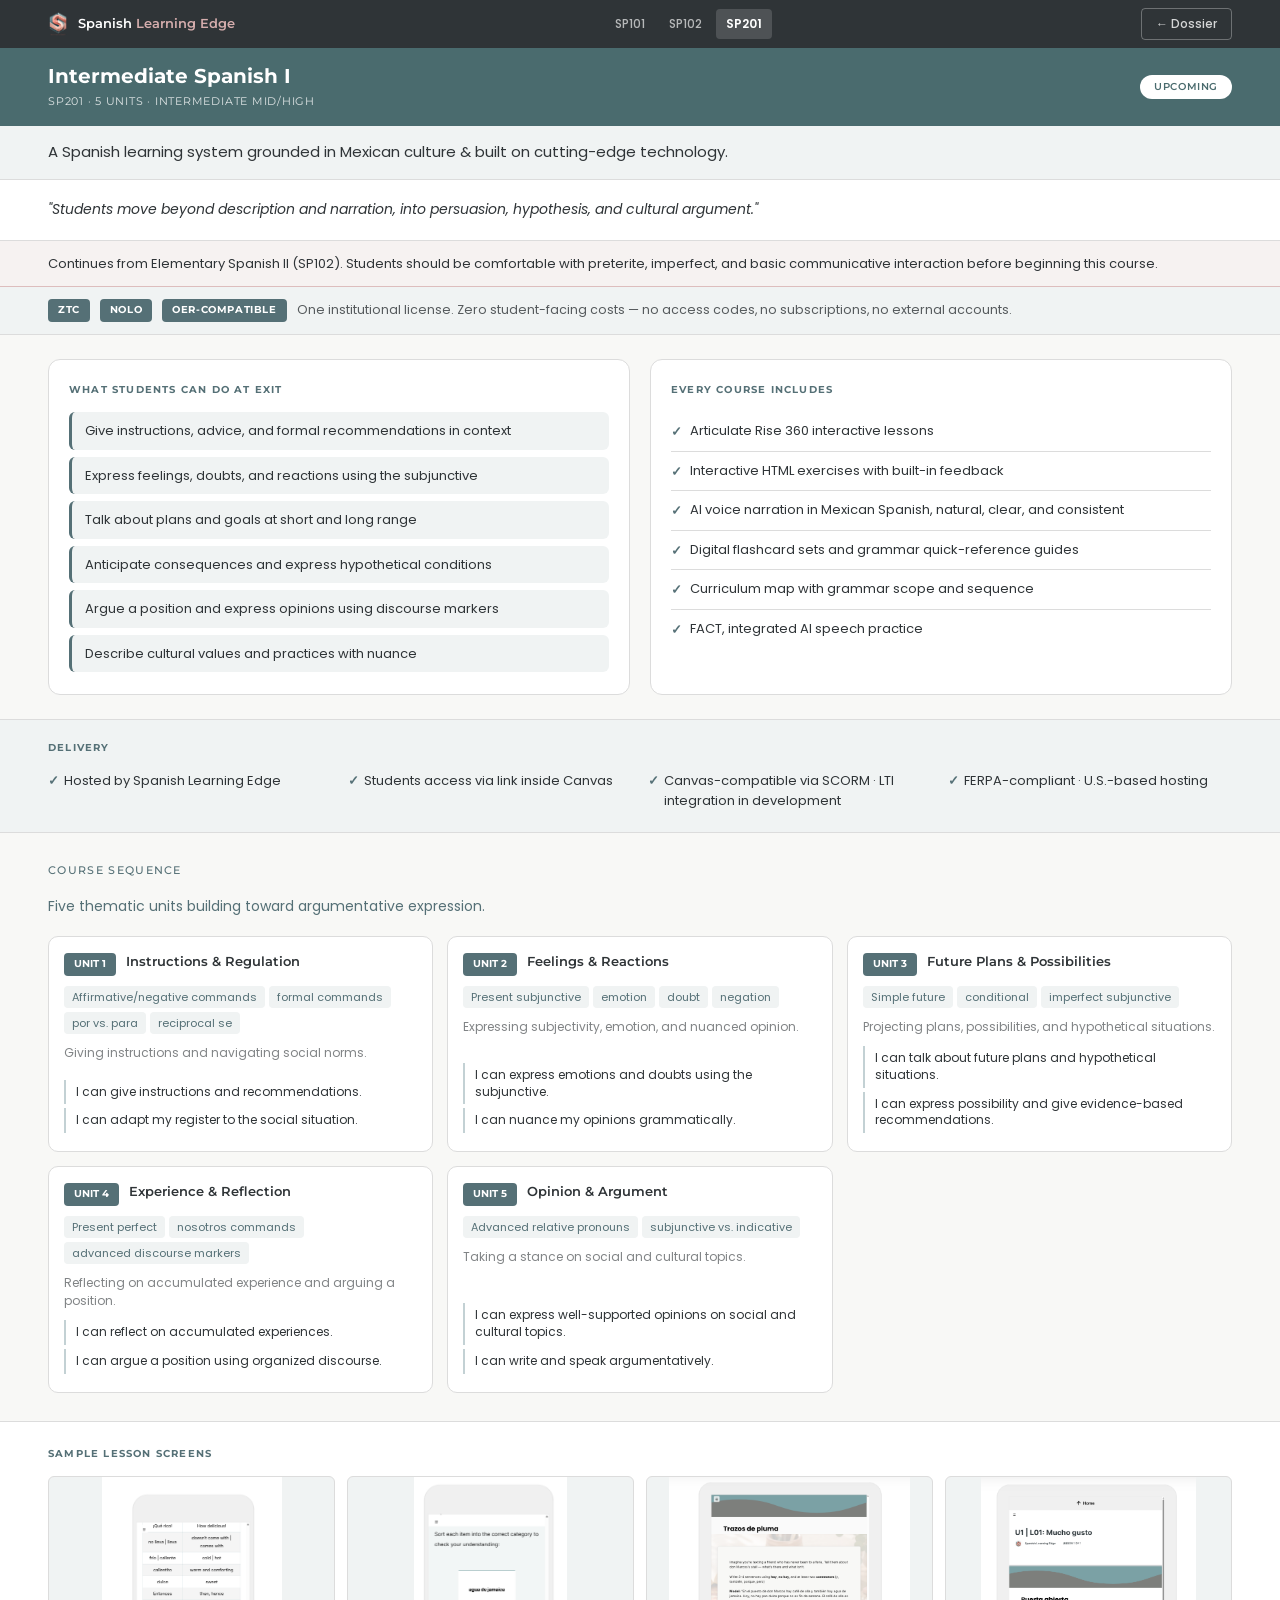
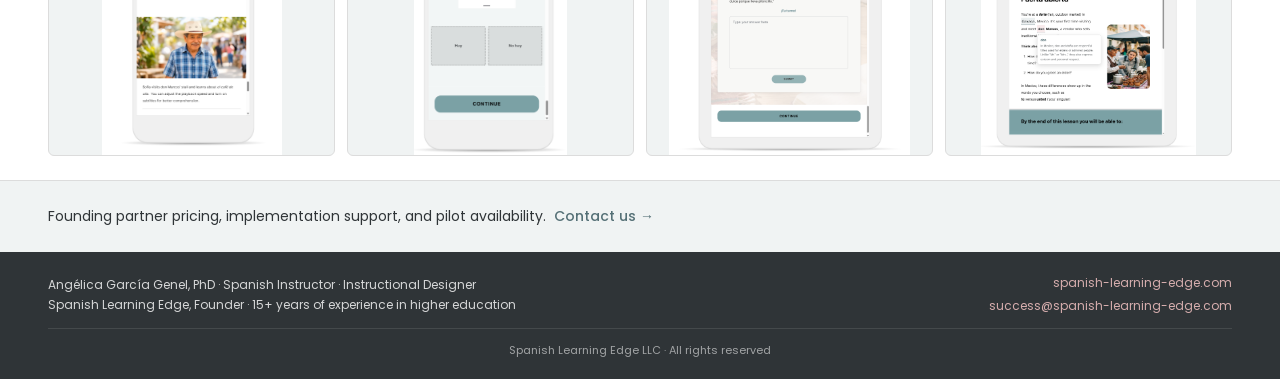
<file: sle-sp201.html>
<!DOCTYPE html>
<html lang="en">
<head>
<meta charset="UTF-8">
<meta name="viewport" content="width=device-width, initial-scale=1.0">
<title>Spanish Learning Edge: Intermediate Spanish I (SP201)</title>
<meta name="description" content="SP201 Intermediate Spanish I — Commands, subjunctive, future, and argumentative discourse. Intermediate Mid/High. Zero-textbook-cost. Upcoming.">
<meta property="og:title" content="SP201: Intermediate Spanish I — Spanish Learning Edge">
<meta property="og:description" content="Commands, subjunctive, future, conditional, and argumentative discourse. Builds toward confident, nuanced expression. Zero-textbook-cost.">
<meta property="og:type" content="website">
<meta property="og:image" content="images/logo.png">
<link href="https://fonts.googleapis.com/css2?family=Montserrat:wght@400;500;600;700&family=Poppins:wght@300;400;500;600&display=swap" rel="stylesheet">
<style>
:root {
  --bg: #F8F8F6;
  --surface: #F0F3F3;
  --charcoal: #2F3437;
  --secondary: #2F3437;
  --eucalyptus: #557076;
  --eucalyptus-light: #C3D1D4;
  --rose-accent: #D5ADAD;
  --rose-surface: #F6F2F1;
  --border: #DCDCDC;
  --white: #ffffff;
  --course-color: #4A6B6E;
}

*, *::before, *::after { margin: 0; padding: 0; box-sizing: border-box; }
html { scroll-behavior: smooth; }
body { font-family: 'Poppins', sans-serif; background: var(--bg); color: var(--secondary); font-size: 16px; line-height: 1.65; }

.skip-link { position: absolute; left: -9999px; top: 4px; background: var(--charcoal); color: #fff; padding: 8px 18px; border-radius: 4px; font-size: 14px; z-index: 9999; text-decoration: none; }
.skip-link:focus { left: 4px; }
:focus-visible { outline: 2px solid var(--eucalyptus); outline-offset: 2px; border-radius: 3px; }

/* NAV */
.site-nav { position: sticky; top: 0; z-index: 100; background: var(--charcoal); padding: 0 48px; height: 48px; display: flex; align-items: center; gap: 16px; justify-content: space-between; }
.nav-left { display: flex; align-items: center; gap: 10px; }
.nav-brand { font-family: 'Montserrat', sans-serif; font-size: 13px; font-weight: 600; color: #fff; white-space: nowrap; }
.nav-brand .brand-accent { color: var(--rose-accent); }
.nav-back { font-family: 'Poppins', sans-serif; font-size: 12px; font-weight: 500; color: rgba(255,255,255,.8); text-decoration: none; border: 1px solid rgba(255,255,255,.3); border-radius: 4px; padding: 5px 14px; white-space: nowrap; }
.nav-back:hover { background: rgba(255,255,255,.1); color: #fff; }
.nav-course-links { display: flex; gap: 4px; }
.nav-course-links a { color: rgba(255,255,255,.65); text-decoration: none; font-family: 'Poppins', sans-serif; font-size: 12px; font-weight: 500; padding: 5px 10px; border-radius: 4px; transition: all .2s; }
.nav-course-links a:hover { color: #fff; background: rgba(255,255,255,.1); }
.nav-course-links a[aria-current="page"] { color: #fff; background: rgba(255,255,255,.15); font-weight: 600; }

/* COURSE HEADER */
.course-header { padding: 16px 48px; }
.course-header-inner { display: flex; align-items: center; justify-content: space-between; gap: 12px; flex-wrap: wrap; }
.course-name { font-family: 'Montserrat', sans-serif; font-size: 20px; font-weight: 700; color: #fff; line-height: 1.2; }
.course-meta { font-family: 'Montserrat', sans-serif; font-size: 11px; font-weight: 400; color: rgba(255,255,255,.82); text-transform: uppercase; letter-spacing: .07em; margin-top: 4px; }
.course-badge { flex-shrink: 0; background: var(--white); color: var(--course-color); font-family: 'Montserrat', sans-serif; font-size: 10px; font-weight: 600; text-transform: uppercase; letter-spacing: .06em; border-radius: 20px; padding: 4px 14px; }

/* POSITIONING LINE */
.positioning-line { background: var(--surface); padding: 14px 48px; border-bottom: 1px solid var(--border); }
.positioning-line p { font-family: 'Poppins', sans-serif; font-size: 15px; color: var(--charcoal); }

/* QUOTE BAND */
.quote-band { background: var(--white); padding: 18px 48px; border-bottom: 1px solid var(--border); }
.course-quote { font-family: 'Poppins', sans-serif; font-size: 14px; font-style: italic; color: var(--secondary); max-width: 720px; line-height: 1.7; }

/* PREREQ BAND */
.prereq-band { background: var(--rose-surface); padding: 12px 48px; border-bottom: 1px solid #DDBDBD; }
.prereq-band p { font-family: 'Poppins', sans-serif; font-size: 13px; color: var(--secondary); }

/* ZTC ROW */
.ztc-row { background: var(--surface); padding: 12px 48px; display: flex; align-items: center; gap: 10px; flex-wrap: wrap; border-bottom: 1px solid var(--border); }
.ztc-pill { background: var(--eucalyptus); color: #fff; font-family: 'Montserrat', sans-serif; font-size: 10px; font-weight: 700; text-transform: uppercase; letter-spacing: .06em; padding: 3px 10px; border-radius: 4px; }
.ztc-note { font-family: 'Poppins', sans-serif; font-size: 12.5px; color: var(--secondary); opacity: 0.8; }

/* CONTENT GRID */
.content-grid { display: grid; grid-template-columns: 1fr 1fr; gap: 20px; padding: 24px 48px; background: var(--bg); }
.content-card { background: var(--white); border: 1px solid var(--border); border-radius: 12px; padding: 22px 20px; }
.card-section-label { font-family: 'Montserrat', sans-serif; font-size: 10px; font-weight: 700; text-transform: uppercase; letter-spacing: .12em; color: var(--eucalyptus); margin-bottom: 14px; display: block; }

/* CAN-DO CARD LIST */
.cando-card-list { list-style: none; padding: 0; display: flex; flex-direction: column; gap: 7px; }
.cando-card-list li { font-family: 'Poppins', sans-serif; font-size: 13px; color: var(--secondary); line-height: 1.5; padding: 9px 10px 9px 13px; background: var(--surface); border-radius: 6px; border-left: 3px solid var(--eucalyptus); }

/* INCLUDES LIST */
.includes-list { list-style: none; padding: 0; }
.includes-list li { font-family: 'Poppins', sans-serif; font-size: 13px; color: var(--secondary); line-height: 1.5; padding: 9px 0; border-bottom: 1px solid var(--border); display: flex; align-items: flex-start; gap: 8px; }
.includes-list li:last-child { border-bottom: none; }
.includes-list li::before { content: '✓'; color: var(--eucalyptus); font-weight: 700; flex-shrink: 0; margin-top: 1px; }

/* DELIVERY SECTION */
.delivery-band { background: var(--surface); padding: 20px 48px; border-top: 1px solid var(--border); border-bottom: 1px solid var(--border); }
.delivery-grid { display: grid; grid-template-columns: repeat(4, 1fr); gap: 16px; margin-top: 12px; }
.delivery-item { font-family: 'Poppins', sans-serif; font-size: 13px; color: var(--secondary); line-height: 1.6; padding-left: 16px; position: relative; }
.delivery-item::before { content: '✓'; color: var(--eucalyptus); font-weight: 700; position: absolute; left: 0; }

/* SEQUENCE SECTION */
.sequence-section { background: var(--bg); padding: 28px 48px; }
.section-label { font-family: 'Montserrat', sans-serif; font-size: 11px; font-weight: 500; text-transform: uppercase; letter-spacing: .12em; color: var(--eucalyptus); margin-bottom: 16px; display: block; }
.sequence-hint { font-family: 'Poppins', sans-serif; font-size: 14px; color: var(--eucalyptus); margin-bottom: 18px; }

/* UNIT BADGE + TAGS */
.unit-badge { background: var(--eucalyptus); color: var(--white); font-family: 'Montserrat', sans-serif; font-size: 10px; font-weight: 700; text-transform: uppercase; padding: 3px 10px; border-radius: 4px; flex-shrink: 0; white-space: nowrap; }
.grammar-tags { display: flex; flex-wrap: wrap; gap: 4px; margin: 8px 0 10px; }
.grammar-tag { font-family: 'Poppins', sans-serif; font-size: 11px; background: var(--surface); color: var(--eucalyptus); padding: 2px 8px; border-radius: 4px; white-space: nowrap; }

/* UNIT GRID */
.unit-grid { display: grid; grid-template-columns: repeat(3, 1fr); gap: 14px; }
.unit-card { background: var(--white); border: 1px solid var(--border); border-radius: 10px; padding: 16px 15px 14px; display: flex; flex-direction: column; }
.unit-card-top { display: flex; align-items: flex-start; gap: 10px; margin-bottom: 2px; }
.unit-card-name { font-family: 'Montserrat', sans-serif; font-size: 13px; font-weight: 600; color: var(--charcoal); line-height: 1.3; }
.unit-card-context { font-family: 'Poppins', sans-serif; font-size: 12px; color: var(--secondary); opacity: 0.6; line-height: 1.5; margin-bottom: 10px; }
.unit-card-cando { list-style: none; padding: 0; margin-top: auto; }
.unit-card-cando li { font-family: 'Poppins', sans-serif; font-size: 12px; color: var(--secondary); padding: 4px 0 4px 10px; border-left: 2px solid var(--eucalyptus-light); margin-bottom: 4px; line-height: 1.4; }

/* EBOOK GALLERY */
.ebook-gallery-band { background: var(--white); padding: 24px 48px; border-top: 1px solid var(--border); }
.ebook-gallery-label { font-family: 'Montserrat', sans-serif; font-size: 10px; font-weight: 700; text-transform: uppercase; letter-spacing: .12em; color: var(--eucalyptus); margin-bottom: 14px; display: block; }
.ebook-gallery { display: grid; grid-template-columns: repeat(4, 1fr); gap: 12px; }
.ebook-item img { width: 100%; height: 280px; object-fit: contain; background: var(--surface); border-radius: 6px; border: 1px solid var(--border); display: block; }

/* CONTACT */
.contact-band { background: var(--surface); padding: 24px 48px; border-top: 1px solid var(--border); }
.contact-band p { font-family: 'Poppins', sans-serif; font-size: 14px; color: var(--secondary); line-height: 1.65; }
.contact-link { font-family: 'Poppins', sans-serif; font-size: 14px; font-weight: 500; color: var(--eucalyptus); text-decoration: none; margin-left: 8px; }
.contact-link:hover { text-decoration: underline; }

/* FOOTER */
.site-footer { background: var(--charcoal); padding: 20px 48px; display: flex; justify-content: space-between; align-items: center; flex-wrap: wrap; gap: 10px; }
.footer-left { font-family: 'Poppins', sans-serif; font-size: 12px; color: rgba(255,255,255,.8); line-height: 1.7; }
.footer-right { font-family: 'Poppins', sans-serif; font-size: 12px; text-align: right; line-height: 1.9; }
.footer-link { color: var(--rose-accent); text-decoration: none; }
.footer-link:hover { text-decoration: underline; }
.footer-bottom { font-family: 'Poppins', sans-serif; font-size: 11px; color: rgba(255,255,255,.55); text-align: center; padding-top: 12px; border-top: 1px solid rgba(255,255,255,.1); width: 100%; }

/* RESPONSIVE */
@media (max-width: 900px) {
  .content-grid { grid-template-columns: 1fr; }
  .unit-grid { grid-template-columns: repeat(2, 1fr); }
  .delivery-grid { grid-template-columns: repeat(2, 1fr); }
  .ebook-gallery { grid-template-columns: repeat(2, 1fr); }
}
@media (max-width: 640px) {
  .nav-course-links { display: none; }
  .site-nav, .course-header, .positioning-line, .quote-band, .prereq-band,
  .ztc-row, .content-grid, .delivery-band,
  .sequence-section, .ebook-gallery-band,
  .contact-band, .site-footer { padding-left: 20px; padding-right: 20px; }
  .site-footer { flex-direction: column; align-items: flex-start; }
  .footer-right { text-align: left; }
  .course-header-inner { flex-wrap: wrap; }
  .unit-grid { grid-template-columns: 1fr; }
  .delivery-grid { grid-template-columns: 1fr; }
  .ebook-gallery { grid-template-columns: repeat(2, 1fr); }
}
@media (prefers-reduced-motion: reduce) {
  html { scroll-behavior: auto; }
  *, *::before, *::after { animation-duration: .01ms !important; animation-iteration-count: 1 !important; transition-duration: .01ms !important; }
}
</style>
</head>
<body>

<a href="#main" class="skip-link">Skip to main content</a>

<nav class="site-nav" aria-label="Site navigation">
  <div class="nav-left">
    <img src="images/logo.png" alt="Spanish Learning Edge logo" style="height:30px;width:auto;border-radius:4px;flex-shrink:0;">
    <span class="nav-brand">Spanish <span class="brand-accent">Learning Edge</span></span>
  </div>
  <div class="nav-course-links">
    <a href="sle-sp101.html">SP101</a>
    <a href="sle-sp102.html">SP102</a>
    <a href="sle-sp201.html" aria-current="page">SP201</a>
  </div>
  <a href="sle-dossier.html" class="nav-back">← Dossier</a>
</nav>

<header class="course-header" style="background: var(--course-color);">
  <div class="course-header-inner">
    <div>
      <h1 class="course-name">Intermediate Spanish I</h1>
      <p class="course-meta">SP201 · 5 Units · Intermediate Mid/High</p>
    </div>
    <span class="course-badge">UPCOMING</span>
  </div>
</header>

<div class="positioning-line">
  <p>A Spanish learning system grounded in Mexican culture &amp; built on cutting-edge technology.</p>
</div>

<div class="quote-band">
  <p class="course-quote">"Students move beyond description and narration, into persuasion, hypothesis, and cultural argument."</p>
</div>

<div class="prereq-band">
  <p>Continues from Elementary Spanish II (SP102). Students should be comfortable with preterite, imperfect, and basic communicative interaction before beginning this course.</p>
</div>

<div class="ztc-row">
  <span class="ztc-pill">ZTC</span>
  <span class="ztc-pill">NoLo</span>
  <span class="ztc-pill">OER-Compatible</span>
  <span class="ztc-note">One institutional license. Zero student-facing costs — no access codes, no subscriptions, no external accounts.</span>
</div>

<main id="main">

  <div class="content-grid">

    <section class="content-card" aria-labelledby="cando-label">
      <span class="card-section-label" id="cando-label">What Students Can Do at Exit</span>
      <ul class="cando-card-list">
        <li>Give instructions, advice, and formal recommendations in context</li>
        <li>Express feelings, doubts, and reactions using the subjunctive</li>
        <li>Talk about plans and goals at short and long range</li>
        <li>Anticipate consequences and express hypothetical conditions</li>
        <li>Argue a position and express opinions using discourse markers</li>
        <li>Describe cultural values and practices with nuance</li>
      </ul>
    </section>

    <section class="content-card" aria-labelledby="includes-label">
      <span class="card-section-label" id="includes-label">Every Course Includes</span>
      <ul class="includes-list">
        <li>Articulate Rise 360 interactive lessons</li>
        <li>Interactive HTML exercises with built-in feedback</li>
        <li>AI voice narration in Mexican Spanish, natural, clear, and consistent</li>
        <li>Digital flashcard sets and grammar quick-reference guides</li>
        <li>Curriculum map with grammar scope and sequence</li>
        <li>FACT, integrated AI speech practice</li>
      </ul>
    </section>

  </div>

  <div class="delivery-band">
    <span class="card-section-label">Delivery</span>
    <div class="delivery-grid">
      <div class="delivery-item">Hosted by Spanish Learning Edge</div>
      <div class="delivery-item">Students access via link inside Canvas</div>
      <div class="delivery-item">Canvas-compatible via SCORM · LTI integration in development</div>
      <div class="delivery-item">FERPA-compliant · U.S.-based hosting</div>
    </div>
  </div>

  <section class="sequence-section" aria-labelledby="sequence-label">
    <span class="section-label" id="sequence-label">Course Sequence</span>
    <p class="sequence-hint">Five thematic units building toward argumentative expression.</p>

    <div class="unit-grid">

      <div class="unit-card">
        <div class="unit-card-top">
          <span class="unit-badge">Unit 1</span>
          <span class="unit-card-name">Instructions &amp; Regulation</span>
        </div>
        <div class="grammar-tags">
          <span class="grammar-tag">Affirmative/negative commands</span>
          <span class="grammar-tag">formal commands</span>
          <span class="grammar-tag">por vs. para</span>
          <span class="grammar-tag">reciprocal se</span>
        </div>
        <p class="unit-card-context">Giving instructions and navigating social norms.</p>
        <ul class="unit-card-cando">
          <li>I can give instructions and recommendations.</li>
          <li>I can adapt my register to the social situation.</li>
        </ul>
      </div>

      <div class="unit-card">
        <div class="unit-card-top">
          <span class="unit-badge">Unit 2</span>
          <span class="unit-card-name">Feelings &amp; Reactions</span>
        </div>
        <div class="grammar-tags">
          <span class="grammar-tag">Present subjunctive</span>
          <span class="grammar-tag">emotion</span>
          <span class="grammar-tag">doubt</span>
          <span class="grammar-tag">negation</span>
        </div>
        <p class="unit-card-context">Expressing subjectivity, emotion, and nuanced opinion.</p>
        <ul class="unit-card-cando">
          <li>I can express emotions and doubts using the subjunctive.</li>
          <li>I can nuance my opinions grammatically.</li>
        </ul>
      </div>

      <div class="unit-card">
        <div class="unit-card-top">
          <span class="unit-badge">Unit 3</span>
          <span class="unit-card-name">Future Plans &amp; Possibilities</span>
        </div>
        <div class="grammar-tags">
          <span class="grammar-tag">Simple future</span>
          <span class="grammar-tag">conditional</span>
          <span class="grammar-tag">imperfect subjunctive</span>
        </div>
        <p class="unit-card-context">Projecting plans, possibilities, and hypothetical situations.</p>
        <ul class="unit-card-cando">
          <li>I can talk about future plans and hypothetical situations.</li>
          <li>I can express possibility and give evidence-based recommendations.</li>
        </ul>
      </div>

      <div class="unit-card">
        <div class="unit-card-top">
          <span class="unit-badge">Unit 4</span>
          <span class="unit-card-name">Experience &amp; Reflection</span>
        </div>
        <div class="grammar-tags">
          <span class="grammar-tag">Present perfect</span>
          <span class="grammar-tag">nosotros commands</span>
          <span class="grammar-tag">advanced discourse markers</span>
        </div>
        <p class="unit-card-context">Reflecting on accumulated experience and arguing a position.</p>
        <ul class="unit-card-cando">
          <li>I can reflect on accumulated experiences.</li>
          <li>I can argue a position using organized discourse.</li>
        </ul>
      </div>

      <div class="unit-card">
        <div class="unit-card-top">
          <span class="unit-badge">Unit 5</span>
          <span class="unit-card-name">Opinion &amp; Argument</span>
        </div>
        <div class="grammar-tags">
          <span class="grammar-tag">Advanced relative pronouns</span>
          <span class="grammar-tag">subjunctive vs. indicative</span>
        </div>
        <p class="unit-card-context">Taking a stance on social and cultural topics.</p>
        <ul class="unit-card-cando">
          <li>I can express well-supported opinions on social and cultural topics.</li>
          <li>I can write and speak argumentatively.</li>
        </ul>
      </div>

    </div>
  </section>

</main>

<div class="ebook-gallery-band">
  <span class="ebook-gallery-label">Sample Lesson Screens</span>
  <div class="ebook-gallery">
    <div class="ebook-item"><img src="images/L03.png" alt="SP201 Lesson 3 — eBook screenshot" loading="lazy"></div>
    <div class="ebook-item"><img src="images/L02.png" alt="SP201 lesson preview — eBook screenshot" loading="lazy"></div>
    <div class="ebook-item"><img src="images/L02%202.png" alt="SP201 lesson preview — eBook screenshot" loading="lazy"></div>
    <div class="ebook-item"><img src="images/L01%20eBook.png" alt="SP201 lesson preview — eBook screenshot" loading="lazy"></div>
  </div>
</div>

<div class="contact-band">
  <p>Founding partner pricing, implementation support, and pilot availability.<a href="sle-dossier.html#contact" class="contact-link">Contact us →</a></p>
</div>

<footer class="site-footer" role="contentinfo">
  <div class="footer-left">
    Angélica García Genel, PhD · Spanish Instructor · Instructional Designer<br>
    Spanish Learning Edge, Founder · 15+ years of experience in higher education
  </div>
  <div class="footer-right">
    <a href="https://www.spanish-learning-edge.com/" class="footer-link">spanish-learning-edge.com</a><br>
    <a href="mailto:success@spanish-learning-edge.com" class="footer-link">success@spanish-learning-edge.com</a>
  </div>
  <div class="footer-bottom">Spanish Learning Edge LLC · All rights reserved</div>
</footer>

</body>
</html>
</file>
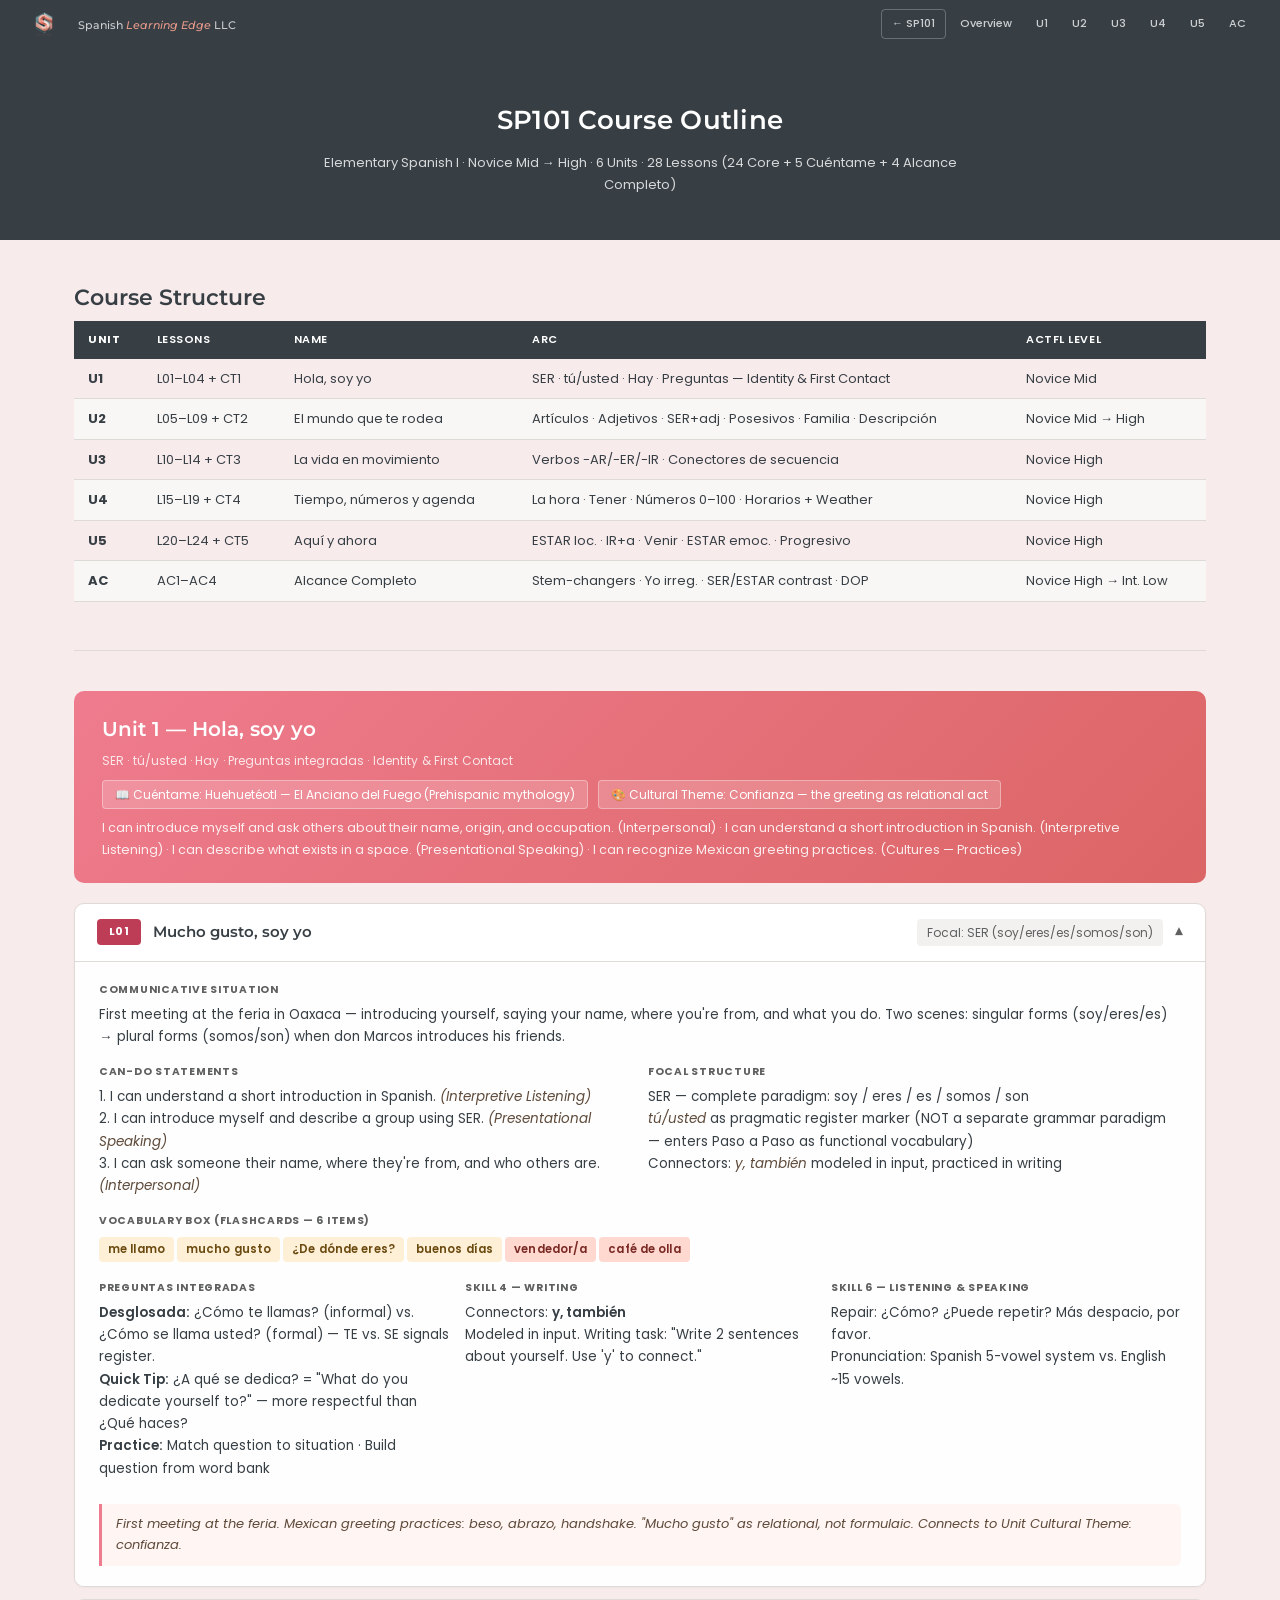
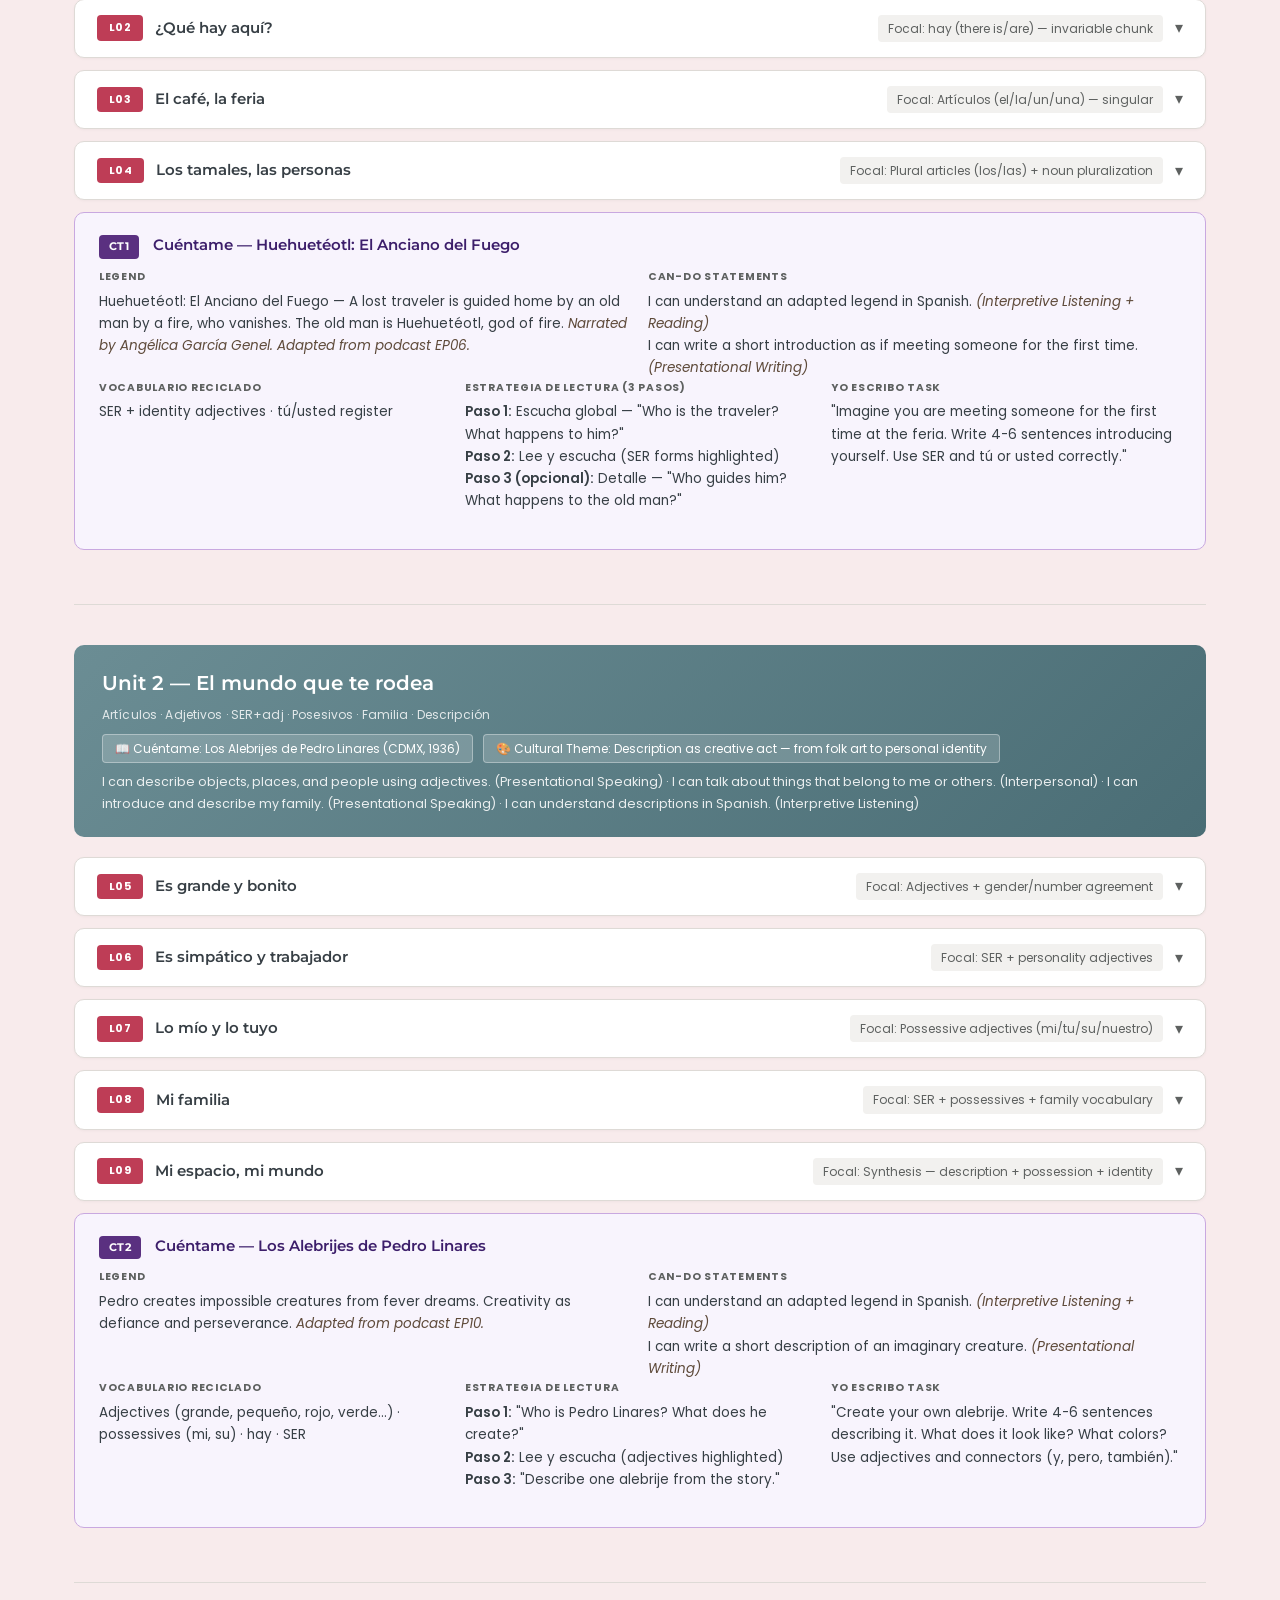
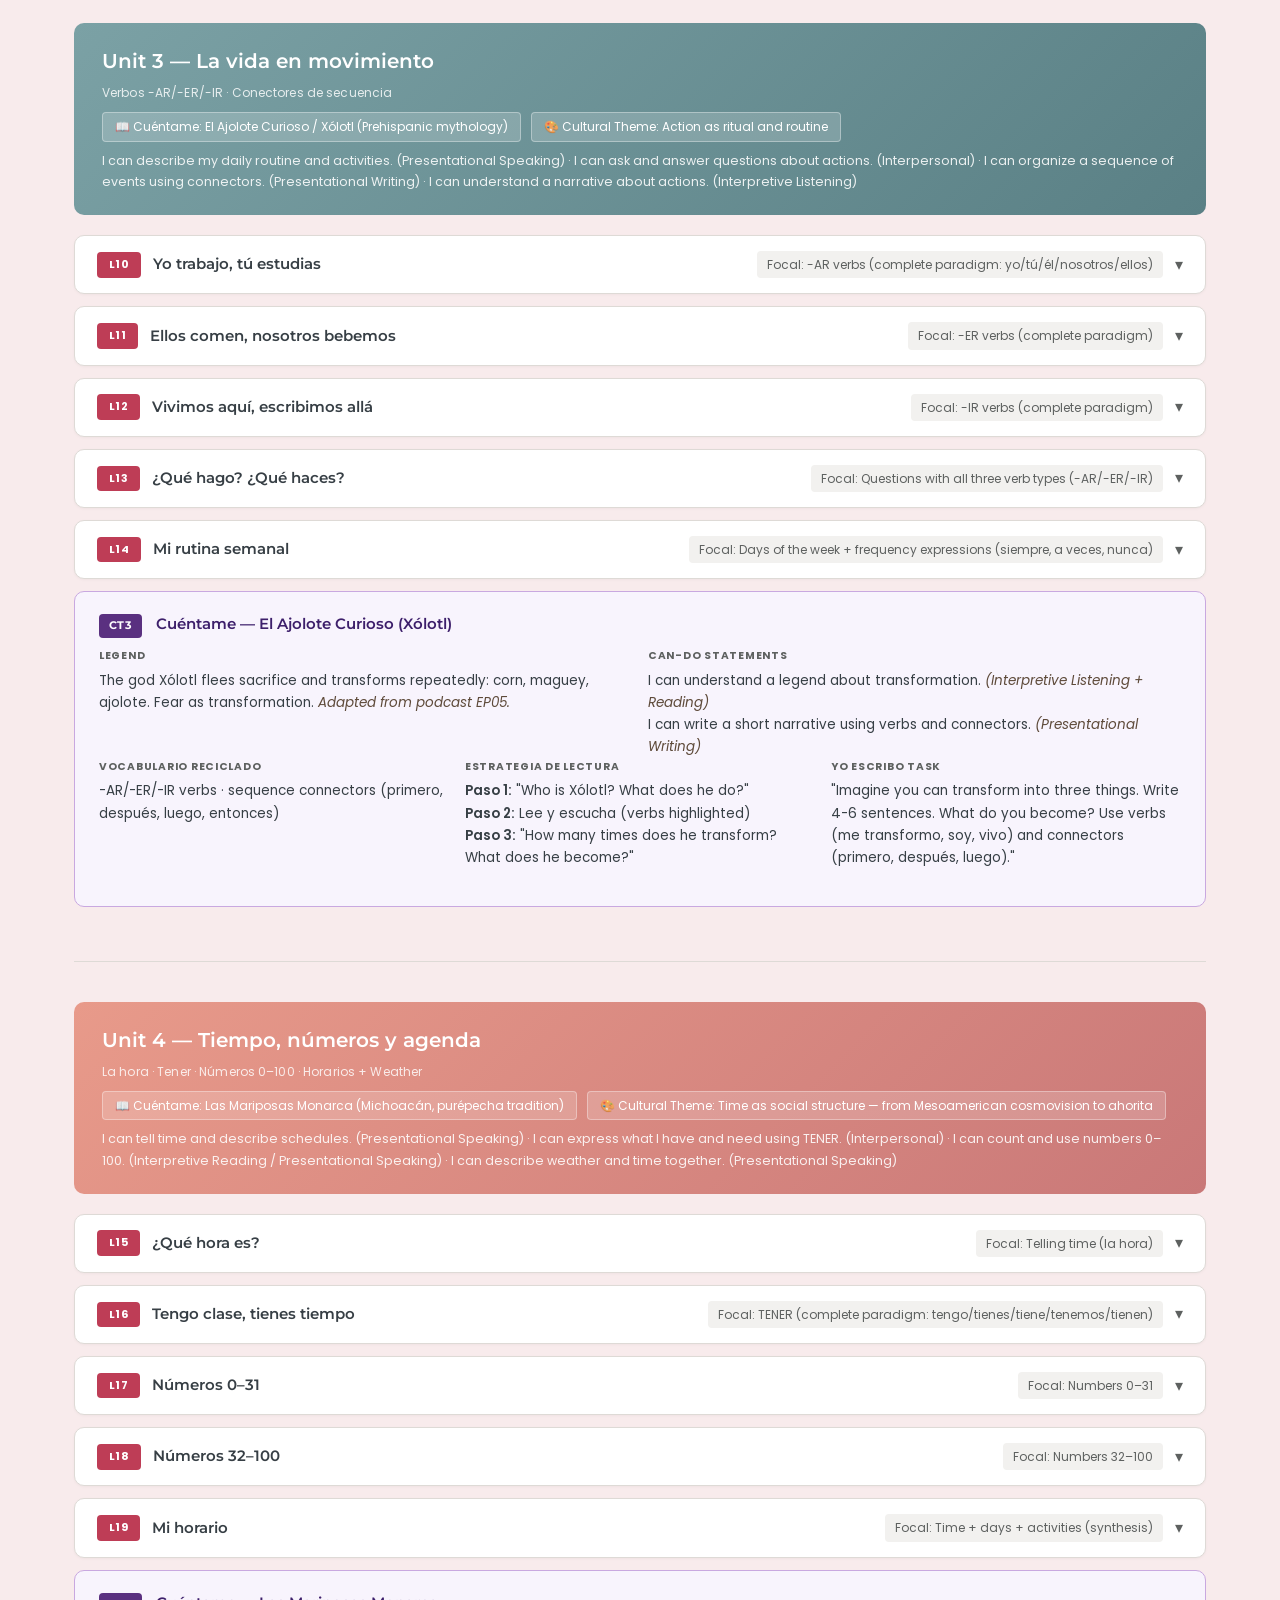
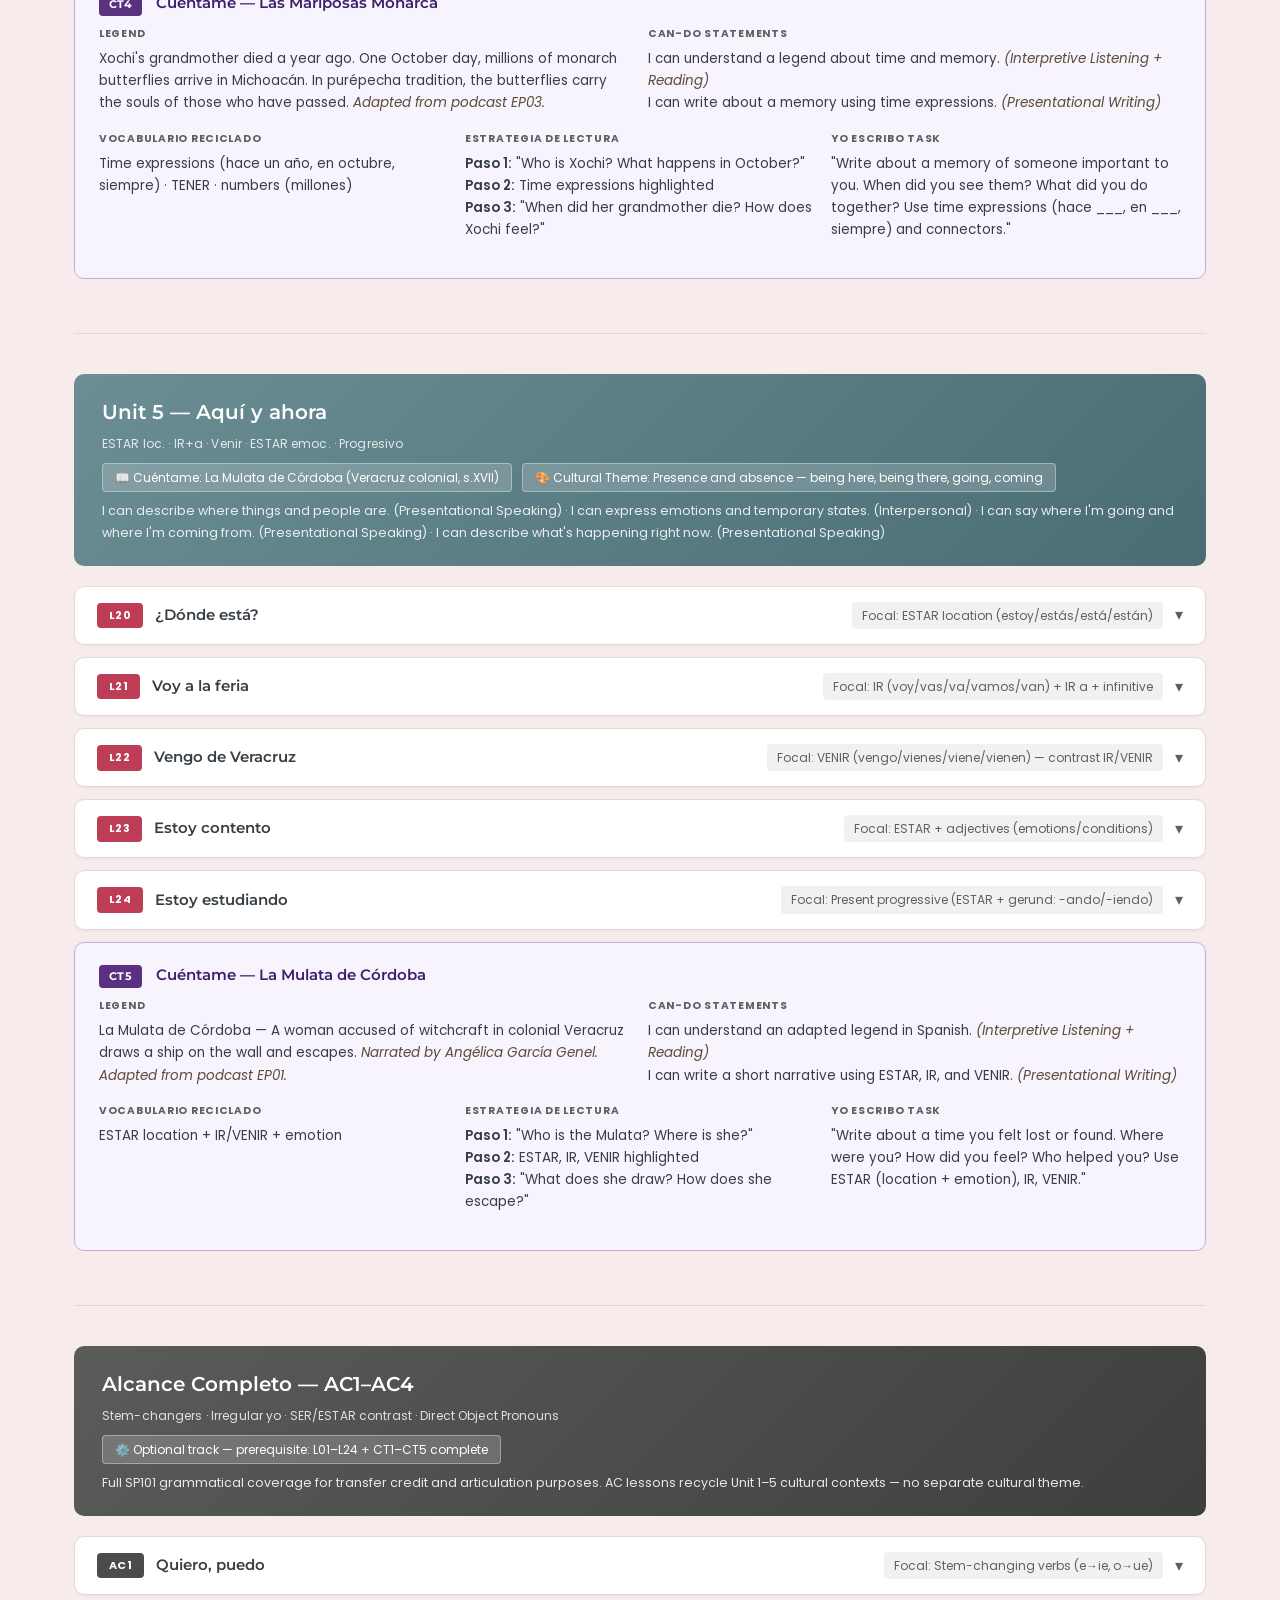
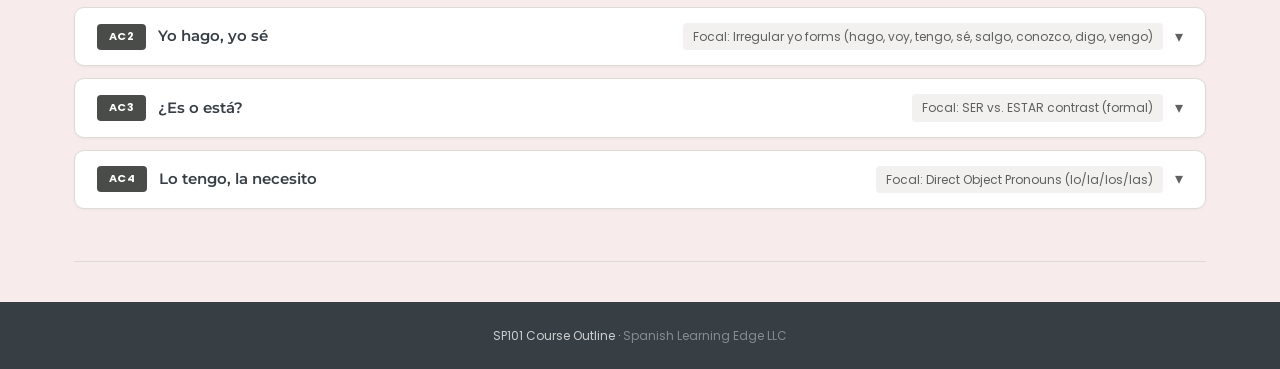
<file: SP101_Course_Outline.html>
<!DOCTYPE html>
<html lang="en">
<head>
<meta charset="UTF-8">
<meta name="viewport" content="width=device-width, initial-scale=1.0">
<title>SLE: SP101 Course Outline</title>
<meta name="description" content="SP101 Course Outline — Lesson-by-lesson breakdown of all 28 lessons across 6 units of Elementary Spanish I, including can-do statements and grammar focus.">
<meta property="og:title" content="SP101 Course Outline — Spanish Learning Edge">
<meta property="og:description" content="Detailed lesson-by-lesson outline for SP101: 24 core lessons, 5 Cuéntame cultural readings, and 4 Alcance Completo extended grammar lessons.">
<meta property="og:type" content="website">
<meta property="og:image" content="images/logo.png">
<link href="https://fonts.googleapis.com/css2?family=Montserrat:ital,wght@0,400;0,600;0,700;1,400&family=Poppins:ital,wght@0,400;0,500;0,600;0,700;1,400&display=swap" rel="stylesheet">
<style>
:root{
  --charcoal:#373f45;
  --coral:#ef7c8e;
  --coral-dark:#be3d56;
  --coral-light:#e89a8a;
  --blush:#ffe8e3;
  --cream:#f8ebec;
  --text:#373f45;
  --muted:#5e6160;
  --border:#dedad6;
  --heading:'Montserrat',Georgia,serif;
  --body:'Poppins',-apple-system,sans-serif;
}
*{margin:0;padding:0;box-sizing:border-box;}
html{scroll-behavior:smooth;}
body{font-family:var(--body);background:var(--cream);color:var(--text);font-size:14px;line-height:1.6;}

/* Skip link for keyboard navigation */
.skip-link{position:absolute;left:-9999px;top:4px;background:var(--charcoal);color:#fff;padding:8px 16px;border-radius:4px;font-size:14px;z-index:9999;text-decoration:none;}
.skip-link:focus{left:4px;}

.nav{position:sticky;top:0;z-index:100;background:var(--charcoal);padding:0 24px;display:flex;align-items:center;height:48px;gap:4px;flex-wrap:wrap;}
.nav-brand{color:#fff;font-family:var(--heading);font-size:13px;font-weight:600;margin-right:auto;}
.nav-brand a{color:inherit;text-decoration:none;}
.nav-brand em{font-style:italic;color:var(--coral-light);}
.nav a{color:rgba(255,255,255,.75);text-decoration:none;font-size:11px;font-weight:500;padding:5px 10px;border-radius:3px;transition:all .2s;}
.nav a:hover{color:#fff;background:rgba(255,255,255,.12);}
.nav a:focus-visible{outline:2px solid #fff;outline-offset:2px;}

.hero{background:var(--charcoal);color:#fff;padding:52px 24px 44px;text-align:center;}
.hero h1{font-family:var(--heading);font-size:26px;font-weight:600;letter-spacing:.01em;}
.hero .sub{font-size:13px;color:rgba(255,255,255,.8);margin-top:10px;line-height:1.7;max-width:680px;margin-left:auto;margin-right:auto;}

.container{max-width:1180px;margin:0 auto;padding:0 24px;}
section{padding:40px 0;border-bottom:1px solid var(--border);}
h2{font-family:var(--heading);font-size:22px;font-weight:600;color:var(--charcoal);margin-bottom:6px;}
h3{font-family:var(--heading);font-size:17px;font-weight:600;color:var(--charcoal);margin-bottom:4px;}
.section-intro{font-size:14px;color:var(--muted);max-width:700px;line-height:1.6;margin-bottom:24px;}

/* Unit headers */
.unit-header{padding:22px 28px;border-radius:10px;margin-bottom:20px;color:#fff;}
.u1{background:linear-gradient(135deg,var(--coral),#db6565);}
.u2{background:linear-gradient(135deg,#6b8d94,#4a6d75);}
.u3{background:linear-gradient(135deg,#7ba1a5,#5a8085);}
.u4{background:linear-gradient(135deg,#e89a8a,#c97878);}
.u5{background:linear-gradient(135deg,#6b8d94,#4a6d75);}
.uac{background:linear-gradient(135deg,#5a5c5a,#3d3f3d);}
.unit-header h2{color:#fff;font-size:20px;font-weight:600;margin-bottom:6px;}
.unit-header .arc{font-size:12px;color:rgba(255,255,255,.82);margin-bottom:10px;letter-spacing:.01em;}
.unit-header .legend-tag{display:inline-block;background:rgba(255,255,255,.18);border:1px solid rgba(255,255,255,.35);border-radius:4px;padding:4px 12px;font-size:12px;color:#fff;margin-bottom:8px;margin-right:6px;}
.unit-header .cando-list{font-size:12.5px;color:rgba(255,255,255,.88);line-height:1.75;}

/* Lesson cards */
.lesson{background:#fff;border:1px solid var(--border);border-radius:10px;margin-bottom:12px;overflow:hidden;box-shadow:0 1px 3px rgba(0,0,0,.04);}
.lesson-head{padding:15px 22px;display:flex;align-items:center;gap:12px;cursor:pointer;user-select:none;}
.lesson-head:hover{background:#faf9f7;}
.lesson-head:focus-visible{outline:2px solid var(--coral-dark);outline-offset:-2px;border-radius:10px;}
.lesson-num{color:#fff;font-weight:700;font-size:11px;padding:4px 12px;border-radius:4px;white-space:nowrap;font-family:var(--body);letter-spacing:.03em;flex-shrink:0;}
.lnum-core{background:var(--coral-dark);}
.lnum-ct{background:#6B4D8F;}
.lnum-ac{background:#4a4c4a;}
.lesson-title{font-family:var(--heading);font-size:14.5px;font-weight:600;color:var(--charcoal);flex:1;line-height:1.3;}
.lesson-struct{font-size:12px;color:var(--muted);background:#f2f1ef;padding:4px 10px;border-radius:4px;white-space:nowrap;flex-shrink:0;}
.lesson-toggle{font-size:16px;color:var(--muted);transition:transform .25s ease;flex-shrink:0;line-height:1;}
.lesson.open .lesson-toggle{transform:rotate(180deg);}
.lesson-body{padding:20px 24px;display:none;border-top:1px solid var(--border);background:#fefefe;}
.lesson.open .lesson-body{display:block;}

/* Fields */
.field{margin-bottom:16px;}
.field:last-child{margin-bottom:0;}
.field-label{font-size:10.5px;font-weight:700;text-transform:uppercase;letter-spacing:.07em;color:var(--muted);margin-bottom:5px;}
.field-content{font-size:13.5px;line-height:1.65;}
.field-content em{color:#5e4a3a;}
.field-content strong{font-weight:600;}

/* Grids */
.grid-2{display:grid;grid-template-columns:1fr 1fr;gap:16px;}
.grid-3{display:grid;grid-template-columns:1fr 1fr 1fr;gap:16px;}
/* When only one child remains, span full width */
.grid-2>.field:only-child,.grid-3>.field:only-child{grid-column:1/-1;}

/* Tags / vocabulary */
.tag{display:inline-block;font-size:11.5px;font-weight:600;padding:3px 9px;border-radius:4px;margin:2px 3px 2px 0;letter-spacing:.01em;}
.tag-core{background:#ffd8d0;color:#7a2a24;}
.tag-support{background:#ddeaee;color:#2e5560;}
.tag-chunk{background:#fef0d6;color:#6b4a10;}

/* Cultural anchor */
.cultural-anchor{background:#fff5f3;border-left:3px solid var(--coral);padding:10px 14px;border-radius:0 6px 6px 0;font-style:italic;font-size:13px;color:#5e4a3a;margin-top:8px;line-height:1.6;}

/* Cuéntame blocks */
.ct-block{background:#f8f4fd;border:1px solid #c9a8e0;border-radius:10px;padding:20px 24px;margin-bottom:14px;}
.ct-block h4{font-family:var(--heading);font-size:15px;font-weight:600;color:#3d1f6b;margin-bottom:10px;}
.ct-badge{display:inline-block;background:#5A3080;color:#fff;font-size:11px;font-weight:700;padding:3px 10px;border-radius:4px;margin-right:10px;letter-spacing:.03em;}

/* Overview table */
.overview-table{width:100%;border-collapse:collapse;font-size:13px;margin-bottom:8px;}
.overview-table th{background:var(--charcoal);color:#fff;padding:10px 14px;text-align:left;font-size:11px;text-transform:uppercase;letter-spacing:.05em;font-weight:600;}
.overview-table td{padding:10px 14px;border-bottom:1px solid var(--border);vertical-align:top;line-height:1.5;}
.overview-table tr:nth-child(even) td{background:#f9f7f5;}
.overview-table th:first-child,.overview-table td:first-child{font-weight:700;}

/* Footer */
.footer{background:var(--charcoal);color:rgba(255,255,255,.75);padding:24px;text-align:center;font-size:12px;margin-top:40px;}
.footer a{color:rgba(255,255,255,.9);text-decoration:none;}
.footer a:hover{color:#fff;text-decoration:underline;}
.footer a:focus-visible{outline:2px solid #fff;outline-offset:2px;border-radius:2px;}

@media(max-width:768px){
  .grid-2,.grid-3{grid-template-columns:1fr;}
  .lesson-struct{display:none;}
  .hero h1{font-size:22px;}
}
</style>
</head>
<body>
<a href="#main" class="skip-link">Skip to main content</a>

<nav class="nav">
  <a href="https://www.spanish-learning-edge.com/" class="nav-logo-link" aria-label="Spanish Learning Edge LLC homepage"><img src="images/logo.png" alt="Spanish Learning Edge" style="height:30px;width:auto;border-radius:4px;display:block;"></a>
  <div class="nav-brand"><a href="https://www.spanish-learning-edge.com/">Spanish <em>Learning Edge</em> LLC</a></div>
  <a href="sle-sp101.html" style="border:1px solid rgba(255,255,255,.25);border-radius:4px;padding:5px 10px;">← SP101</a>
  <a href="#overview">Overview</a>
  <a href="#u1">U1</a><a href="#u2">U2</a><a href="#u3">U3</a><a href="#u4">U4</a><a href="#u5">U5</a><a href="#uac">AC</a>
</nav>

<header class="hero">
  <h1>SP101 Course Outline</h1>
  <div class="sub">Elementary Spanish I · Novice Mid → High · 6 Units · 28 Lessons (24 Core + 5 Cuéntame + 4 Alcance Completo)</div>
</header>


<div class="container" id="main">

<!-- OVERVIEW -->
<section id="overview">
<h2>Course Structure</h2>
<table class="overview-table">
  <thead><tr><th scope="col">Unit</th><th scope="col">Lessons</th><th scope="col">Name</th><th scope="col">Arc</th><th scope="col">ACTFL Level</th></tr></thead>
  <tbody>
    <tr><td>U1</td><td>L01–L04 + CT1</td><td>Hola, soy yo</td><td>SER · tú/usted · Hay · Preguntas — Identity &amp; First Contact</td><td>Novice Mid</td></tr>
    <tr><td>U2</td><td>L05–L09 + CT2</td><td>El mundo que te rodea</td><td>Artículos · Adjetivos · SER+adj · Posesivos · Familia · Descripción</td><td>Novice Mid → High</td></tr>
    <tr><td>U3</td><td>L10–L14 + CT3</td><td>La vida en movimiento</td><td>Verbos -AR/-ER/-IR · Conectores de secuencia</td><td>Novice High</td></tr>
    <tr><td>U4</td><td>L15–L19 + CT4</td><td>Tiempo, números y agenda</td><td>La hora · Tener · Números 0–100 · Horarios + Weather</td><td>Novice High</td></tr>
    <tr><td>U5</td><td>L20–L24 + CT5</td><td>Aquí y ahora</td><td>ESTAR loc. · IR+a · Venir · ESTAR emoc. · Progresivo</td><td>Novice High</td></tr>
    <tr><td>AC</td><td>AC1–AC4</td><td>Alcance Completo</td><td>Stem-changers · Yo irreg. · SER/ESTAR contrast · DOP</td><td>Novice High → Int. Low</td></tr>
  </tbody>
</table>
</section>

<!-- ═══ UNIT 1 ═══ -->
<section id="u1">
<div class="unit-header u1">
  <h2>Unit 1 — Hola, soy yo</h2>
  <div class="arc">SER · tú/usted · Hay · Preguntas integradas · Identity &amp; First Contact</div>
  <div class="legend-tag">📖 Cuéntame: Huehuetéotl — El Anciano del Fuego (Prehispanic mythology)</div>
  <div class="legend-tag">🎨 Cultural Theme: Confianza — the greeting as relational act</div>
  <div class="cando-list">
    I can introduce myself and ask others about their name, origin, and occupation. (Interpersonal) ·
    I can understand a short introduction in Spanish. (Interpretive Listening) ·
    I can describe what exists in a space. (Presentational Speaking) ·
    I can recognize Mexican greeting practices. (Cultures — Practices)
  </div>
</div>

<!-- L01 -->
<div class="lesson open" id="L01">
  <div class="lesson-head" onclick="this.parentElement.classList.toggle('open')">
    <span class="lesson-num lnum-core">L01</span>
    <span class="lesson-title">Mucho gusto, soy yo</span>
    <span class="lesson-struct">Focal: SER (soy/eres/es/somos/son)</span>
    <span class="lesson-toggle" aria-hidden="true">▾</span>
  </div>
  <div class="lesson-body">
    <div class="field"><div class="field-label">Communicative Situation</div><div class="field-content">First meeting at the feria in Oaxaca — introducing yourself, saying your name, where you're from, and what you do. Two scenes: singular forms (soy/eres/es) → plural forms (somos/son) when don Marcos introduces his friends.</div></div>
    <div class="grid-2">
      <div class="field"><div class="field-label">Can-Do Statements</div><div class="field-content">
        1. I can understand a short introduction in Spanish. <em>(Interpretive Listening)</em><br>
        2. I can introduce myself and describe a group using SER. <em>(Presentational Speaking)</em><br>
        3. I can ask someone their name, where they're from, and who others are. <em>(Interpersonal)</em>
      </div></div>
      <div class="field"><div class="field-label">Focal Structure</div><div class="field-content">
        SER — complete paradigm: soy / eres / es / somos / son<br>
        <em>tú/usted</em> as pragmatic register marker (NOT a separate grammar paradigm — enters Paso a Paso as functional vocabulary)<br>
        Connectors: <em>y, también</em> modeled in input, practiced in writing
      </div></div>
    </div>
    <div class="field"><div class="field-label">Vocabulary Box (Flashcards — 6 items)</div><div class="field-content">
      <span class="tag tag-chunk">me llamo</span><span class="tag tag-chunk">mucho gusto</span><span class="tag tag-chunk">¿De dónde eres?</span><span class="tag tag-chunk">buenos días</span><span class="tag tag-core">vendedor/a</span><span class="tag tag-core">café de olla</span>
    </div></div>
    <div class="grid-3">
      <div class="field"><div class="field-label">Preguntas Integradas</div><div class="field-content">
        <strong>Desglosada:</strong> ¿Cómo te llamas? (informal) vs. ¿Cómo se llama usted? (formal) — TE vs. SE signals register.<br>
        <strong>Quick Tip:</strong> ¿A qué se dedica? = "What do you dedicate yourself to?" — more respectful than ¿Qué haces?<br>
        <strong>Practice:</strong> Match question to situation · Build question from word bank
      </div></div>
      <div class="field"><div class="field-label">SKILL 4 — Writing</div><div class="field-content">Connectors: <strong>y, también</strong><br>Modeled in input. Writing task: "Write 2 sentences about yourself. Use 'y' to connect."</div></div>
      <div class="field"><div class="field-label">SKILL 6 — Listening &amp; Speaking</div><div class="field-content">Repair: ¿Cómo? ¿Puede repetir? Más despacio, por favor.<br>Pronunciation: Spanish 5-vowel system vs. English ~15 vowels.</div></div>
    </div>
    <div class="cultural-anchor">First meeting at the feria. Mexican greeting practices: beso, abrazo, handshake. "Mucho gusto" as relational, not formulaic. Connects to Unit Cultural Theme: <em>confianza</em>.</div>
  </div>
</div>

<!-- L02 -->
<div class="lesson" id="L02">
  <div class="lesson-head" onclick="this.parentElement.classList.toggle('open')">
    <span class="lesson-num lnum-core">L02</span>
    <span class="lesson-title">¿Qué hay aquí?</span>
    <span class="lesson-struct">Focal: hay (there is/are) — invariable chunk</span>
    <span class="lesson-toggle" aria-hidden="true">▾</span>
  </div>
  <div class="lesson-body">
    <div class="field"><div class="field-label">Communicative Situation</div><div class="field-content">Describing what's at a place — Don Marcos describes his puesto at the feria to doña Rosa and the students.</div></div>
    <div class="grid-2">
      <div class="field"><div class="field-label">Can-Do Statements</div><div class="field-content">
        1. I can understand a description of what's available at a place. <em>(Interpretive Listening)</em><br>
        2. I can describe what exists in a space using hay. <em>(Presentational Speaking)</em>
      </div></div>
      <div class="field"><div class="field-label">Focal Structure</div><div class="field-content">
        <em>hay</em> — formulaic chunk, invariable (there is / there are). No Grammar Block — enters Vocabulary Box as chunk.<br>
      </div></div>
    </div>
    <div class="field"><div class="field-label">Vocabulary Box (14 items)</div><div class="field-content">
      <strong>CORE:</strong> <span class="tag tag-core">hay</span><span class="tag tag-core">no hay</span><span class="tag tag-core">café de olla</span><span class="tag tag-core">tamales</span><span class="tag tag-core">agua de jamaica</span><span class="tag tag-core">pan</span><span class="tag tag-core">mercado</span><span class="tag tag-core">puesto</span>
      <strong>SUPPORT:</strong> <span class="tag tag-support">feria</span><span class="tag tag-support">personas</span><span class="tag tag-support">mucho/poco</span>
      <strong>CHUNKS:</strong> <span class="tag tag-chunk">Hay café de olla.</span><span class="tag tag-chunk">¿Qué hay en ___?</span><span class="tag tag-chunk">No hay ___, pero hay ___.</span>
    </div></div>
    <div class="grid-3">
      <div class="field"><div class="field-label">Preguntas Integradas</div><div class="field-content">
        <strong>Desglosada:</strong> Questions with "hay" use intonation only: "¿Hay café?" vs. "Hay café." Rising intonation = question.<br>
        <strong>Quick Tip:</strong> ¿Qué hay? is a common greeting in Mexico (like "What's up?").<br>
        <strong>Practice:</strong> Match question to context · True/False (hay vs. no hay)
      </div></div>
      <div class="field"><div class="field-label">SKILL 4 — Writing</div><div class="field-content">Connector: <strong>pero</strong><br>Modeled: "No hay pan, pero hay tamales." Writing task: "Write 2 sentences about your school. Use 'pero.'</div></div>
      <div class="field"><div class="field-label">SKILL 6 — Listening &amp; Speaking</div><div class="field-content">Rehearsed formulas — "Hay ___" as a single-chunk answer to any "what's there?" question. Building confidence through repetition.</div></div>
    </div>
    <div class="cultural-anchor">Don Marcos's puesto at the feria — what's available, what's not, what makes each vendor unique. The feria as community space.</div>
  </div>
</div>

<!-- L03 -->
<div class="lesson" id="L03">
  <div class="lesson-head" onclick="this.parentElement.classList.toggle('open')">
    <span class="lesson-num lnum-core">L03</span>
    <span class="lesson-title">El café, la feria</span>
    <span class="lesson-struct">Focal: Artículos (el/la/un/una) — singular</span>
    <span class="lesson-toggle" aria-hidden="true">▾</span>
  </div>
  <div class="lesson-body">
    <div class="field"><div class="field-label">Communicative Situation</div><div class="field-content">Naming things at the feria and in the neighborhood. Sofía gives Tomás a tour — naming everything they see.</div></div>
    <div class="grid-2">
      <div class="field"><div class="field-label">Can-Do Statements</div><div class="field-content">
        1. I can identify nouns with their correct article. <em>(Interpretive Reading)</em><br>
        2. I can name objects and people using the correct article. <em>(Presentational Speaking)</em>
      </div></div>
      <div class="field"><div class="field-label">Focal Structure</div><div class="field-content">
        Artículos: el / la / un / una — singular only. Gender as grammatical category.<br>
      </div></div>
    </div>
    <div class="field"><div class="field-label">Vocabulary Box (13 items)</div><div class="field-content">
      <strong>CORE:</strong> <span class="tag tag-core">el café</span><span class="tag tag-core">la feria</span><span class="tag tag-core">el mercado</span><span class="tag tag-core">la mesa</span><span class="tag tag-core">un tamal</span><span class="tag tag-core">una señora</span><span class="tag tag-core">el libro</span><span class="tag tag-core">la clase</span><span class="tag tag-core">el puesto</span><span class="tag tag-core">una persona</span>
      <strong>CHUNKS:</strong> <span class="tag tag-chunk">Es un ___.</span><span class="tag tag-chunk">Es una ___.</span><span class="tag tag-chunk">¿Qué es?</span>
    </div></div>
    <div class="grid-3">
      <div class="field"><div class="field-label">Preguntas Integradas</div><div class="field-content">
        <strong>Desglosada:</strong> ¿Qué es? (identification) vs. ¿Qué es esto? (with demonstrative).<br>
        <strong>Quick Tip:</strong> All Spanish nouns have gender. The article (el/la) tells you — not the meaning.<br>
        <strong>Practice:</strong> Match article to noun · Sort nouns by gender
      </div></div>
      <div class="field"><div class="field-label">SKILL 4 — Writing</div><div class="field-content">Connectors: <strong>y, también</strong><br>Writing task: "Name 3 things at the feria. Use 'y' and 'también.'</div></div>
      <div class="field"><div class="field-label">SKILL 6 — Listening &amp; Speaking</div><div class="field-content">Cognate strategy — recognizing English-Spanish cognates: el hospital, la universidad, el restaurante. Cognates as confidence builders.</div></div>
    </div>
    <div class="cultural-anchor">The objects of the feria as vocabulary anchors. Sofía tours Tomás through the market.</div>
  </div>
</div>

<!-- L04 -->
<div class="lesson" id="L04">
  <div class="lesson-head" onclick="this.parentElement.classList.toggle('open')">
    <span class="lesson-num lnum-core">L04</span>
    <span class="lesson-title">Los tamales, las personas</span>
    <span class="lesson-struct">Focal: Plural articles (los/las) + noun pluralization</span>
    <span class="lesson-toggle" aria-hidden="true">▾</span>
  </div>
  <div class="lesson-body">
    <div class="field"><div class="field-label">Communicative Situation</div><div class="field-content">Talking about multiple things and people at the feria. Plurality as community.</div></div>
    <div class="grid-2">
      <div class="field"><div class="field-label">Can-Do Statements</div><div class="field-content">
        1. I can use plural articles and pluralize nouns. <em>(Presentational Speaking)</em><br>
        2. I can ask and answer questions about quantity. <em>(Interpersonal)</em>
      </div></div>
      <div class="field"><div class="field-label">Focal Structure</div><div class="field-content">
        Plural articles: los / las / unos / unas + noun pluralization (-s / -es).<br>
      </div></div>
    </div>
    <div class="field"><div class="field-label">Vocabulary Box (12 items)</div><div class="field-content">
      <strong>CORE:</strong> <span class="tag tag-core">los</span><span class="tag tag-core">las</span><span class="tag tag-core">unos</span><span class="tag tag-core">unas</span><span class="tag tag-core">personas</span><span class="tag tag-core">vendedores</span><span class="tag tag-core">mercados</span><span class="tag tag-core">tamales</span><span class="tag tag-core">cafés</span>
      <strong>CHUNKS:</strong> <span class="tag tag-chunk">Son los ___.</span><span class="tag tag-chunk">Hay muchos ___.</span><span class="tag tag-chunk">¿Cuántos hay?</span>
    </div></div>
    <div class="grid-3">
      <div class="field"><div class="field-label">Preguntas Integradas</div><div class="field-content">
        <strong>Desglosada:</strong> ¿Cuántos? (m) vs. ¿Cuántas? (f) — question word agrees with the noun.<br>
        <strong>Quick Tip:</strong> Add -s if noun ends in vowel (mesa → mesas), -es if consonant (señor → señores).<br>
        <strong>Practice:</strong> Match singular to plural · Choose ¿Cuántos/Cuántas?
      </div></div>
      <div class="field"><div class="field-label">SKILL 4 — Writing</div><div class="field-content">Connector: <strong>y</strong><br>Writing task: "Write 2 sentences about people at the feria. Use plural forms and 'y.'</div></div>
      <div class="field"><div class="field-label">SKILL 6 — Listening &amp; Speaking</div><div class="field-content">Pattern recognition — listening for -s and -es endings to identify plural forms. Pronunciation: plural -es adds a syllable.</div></div>
    </div>
    <div class="cultural-anchor">The feria as collective space — vendors (vendedores), people (personas), stalls (puestos). Plurality as community.</div>
  </div>
</div>

<!-- CT1 -->
<div class="ct-block" id="CT1">
  <h4><span class="ct-badge">CT1</span> Cuéntame — Huehuetéotl: El Anciano del Fuego</h4>
  <div class="grid-2">
    <div class="field"><div class="field-label">Legend</div><div class="field-content">Huehuetéotl: El Anciano del Fuego — A lost traveler is guided home by an old man by a fire, who vanishes. The old man is Huehuetéotl, god of fire. <em>Narrated by Angélica García Genel. Adapted from podcast EP06.</em></div></div>
    <div class="field"><div class="field-label">Can-Do Statements</div><div class="field-content">
      I can understand an adapted legend in Spanish. <em>(Interpretive Listening + Reading)</em><br>
      I can write a short introduction as if meeting someone for the first time. <em>(Presentational Writing)</em>
    </div></div>
  </div>
  <div class="grid-3">
    <div class="field"><div class="field-label">Vocabulario Reciclado</div><div class="field-content">SER + identity adjectives · tú/usted register</div></div>
    <div class="field"><div class="field-label">Estrategia de Lectura (3 pasos)</div><div class="field-content">
      <strong>Paso 1:</strong> Escucha global — "Who is the traveler? What happens to him?"<br>
      <strong>Paso 2:</strong> Lee y escucha (SER forms highlighted)<br>
      <strong>Paso 3 (opcional):</strong> Detalle — "Who guides him? What happens to the old man?"
    </div></div>
    <div class="field"><div class="field-label">Yo Escribo Task</div><div class="field-content">"Imagine you are meeting someone for the first time at the feria. Write 4-6 sentences introducing yourself. Use SER and tú or usted correctly."</div></div>
  </div>
</div>

</section>

<!-- ═══ UNIT 2 ═══ -->
<section id="u2">
<div class="unit-header u2">
  <h2>Unit 2 — El mundo que te rodea</h2>
  <div class="arc">Artículos · Adjetivos · SER+adj · Posesivos · Familia · Descripción</div>
  <div class="legend-tag">📖 Cuéntame: Los Alebrijes de Pedro Linares (CDMX, 1936)</div>
  <div class="legend-tag">🎨 Cultural Theme: Description as creative act — from folk art to personal identity</div>
  <div class="cando-list">
    I can describe objects, places, and people using adjectives. (Presentational Speaking) ·
    I can talk about things that belong to me or others. (Interpersonal) ·
    I can introduce and describe my family. (Presentational Speaking) ·
    I can understand descriptions in Spanish. (Interpretive Listening)
  </div>
</div>

<!-- L05 -->
<div class="lesson" id="L05">
  <div class="lesson-head" onclick="this.parentElement.classList.toggle('open')">
    <span class="lesson-num lnum-core">L05</span>
    <span class="lesson-title">Es grande y bonito</span>
    <span class="lesson-struct">Focal: Adjectives + gender/number agreement</span>
    <span class="lesson-toggle" aria-hidden="true">▾</span>
  </div>
  <div class="lesson-body">
    <div class="field"><div class="field-label">Communicative Situation</div><div class="field-content">Describing the feria vendors and their stalls — colors, sizes, textures. "El puesto de don Marcos es pequeño pero muy bonito."</div></div>
    <div class="grid-2">
      <div class="field"><div class="field-label">Can-Do Statements</div><div class="field-content">
        1. I can describe objects and places using adjectives. <em>(Presentational Speaking)</em><br>
        2. I can ask what something is like. <em>(Interpersonal)</em>
      </div></div>
      <div class="field"><div class="field-label">Focal Structure</div><div class="field-content">
        Descriptive adjectives + gender/number agreement. Adjectives follow the noun.<br>
      </div></div>
    </div>
    <div class="field"><div class="field-label">Vocabulary Box (17 items)</div><div class="field-content">
      <strong>CORE:</strong> <span class="tag tag-core">grande</span><span class="tag tag-core">pequeño/a</span><span class="tag tag-core">bonito/a</span><span class="tag tag-core">antiguo/a</span><span class="tag tag-core">moderno/a</span><span class="tag tag-core">alto/a</span><span class="tag tag-core">nuevo/a</span><span class="tag tag-core">rojo/a</span><span class="tag tag-core">blanco/a</span><span class="tag tag-core">verde</span>
      <strong>SUPPORT:</strong> <span class="tag tag-support">camisa</span><span class="tag tag-support">pantalones</span><span class="tag tag-support">zapatos</span><span class="tag tag-support">vestido</span>
      <strong>CHUNKS:</strong> <span class="tag tag-chunk">Es un mercado grande.</span><span class="tag tag-chunk">La camisa es roja.</span><span class="tag tag-chunk">¿Cómo es ___?</span>
    </div></div>
    <div class="grid-2">
      <div class="field"><div class="field-label">Preguntas Integradas</div><div class="field-content">
        <strong>Desglosada:</strong> ¿Cómo es? (description) vs. ¿De qué color es? (color specifically).<br>
        <strong>Quick Tip:</strong> Adjectives match the noun: rojo (m) → roja (f) → rojos/rojas (pl).<br>
        <strong>Practice:</strong> Match adjective to correct form · Build: noun + adjective with agreement
      </div></div>
      <div class="field"><div class="field-label">SKILL 4 + SKILL 6</div><div class="field-content">
        <strong>Connectors:</strong> pero, y — "Describe 2 things at the feria. Use 'pero' to contrast."<br>
        <strong>Strategy:</strong> Cognate strategy (continued) — moderno, importante, elegante. Stress patterns in cognates.
      </div></div>
    </div>
    <div class="cultural-anchor">Sofía and Tomás describing the feria vendors and their stalls.</div>
  </div>
</div>

<!-- L06 -->
<div class="lesson" id="L06">
  <div class="lesson-head" onclick="this.parentElement.classList.toggle('open')">
    <span class="lesson-num lnum-core">L06</span>
    <span class="lesson-title">Es simpático y trabajador</span>
    <span class="lesson-struct">Focal: SER + personality adjectives</span>
    <span class="lesson-toggle" aria-hidden="true">▾</span>
  </div>
  <div class="lesson-body">
    <div class="field"><div class="field-label">Communicative Situation</div><div class="field-content">Describing people's personality. Elena describes the people in her life.</div></div>
    <div class="grid-2">
      <div class="field"><div class="field-label">Can-Do Statements</div><div class="field-content">
        1. I can describe someone's personality using SER + adjectives. <em>(Presentational Speaking)</em><br>
        2. I can ask about someone's personality. <em>(Interpersonal)</em>
      </div></div>
      <div class="field"><div class="field-label">Focal Structure</div><div class="field-content">
        SER + personality adjectives. Preview: ¿Cómo es? (SER) vs. ¿Cómo está? (ESTAR — U5).<br>
      </div></div>
    </div>
    <div class="field"><div class="field-label">Vocabulary Box (15 items)</div><div class="field-content">
      <strong>CORE:</strong> <span class="tag tag-core">simpático/a</span><span class="tag tag-core">serio/a</span><span class="tag tag-core">trabajador/a</span><span class="tag tag-core">creativo/a</span><span class="tag tag-core">amable</span><span class="tag tag-core">generoso/a</span><span class="tag tag-core">paciente</span><span class="tag tag-core">responsable</span><span class="tag tag-core">divertido/a</span><span class="tag tag-core">inteligente</span>
      <strong>CHUNKS:</strong> <span class="tag tag-chunk">Es muy simpático.</span><span class="tag tag-chunk">¿Cómo es ___?</span><span class="tag tag-chunk">Es serio pero generoso.</span><span class="tag tag-chunk">¿Cómo eres tú?</span><span class="tag tag-chunk">Soy trabajador/a.</span>
    </div></div>
    <div class="cultural-anchor">Mexican warmth in describing others: "Es muy amable" as default positive framing.</div>
  </div>
</div>

<!-- L07 -->
<div class="lesson" id="L07">
  <div class="lesson-head" onclick="this.parentElement.classList.toggle('open')">
    <span class="lesson-num lnum-core">L07</span>
    <span class="lesson-title">Lo mío y lo tuyo</span>
    <span class="lesson-struct">Focal: Possessive adjectives (mi/tu/su/nuestro)</span>
    <span class="lesson-toggle" aria-hidden="true">▾</span>
  </div>
  <div class="lesson-body">
    <div class="field"><div class="field-label">Communicative Situation</div><div class="field-content">Sofía and Elena organizing family photos — "nuestra familia", "tu abuela", "mis amigas de la UNAM." Possessives and affection.</div></div>
    <div class="grid-2">
      <div class="field"><div class="field-label">Can-Do Statements</div><div class="field-content">
        1. I can talk about things that belong to me or others using possessives. <em>(Presentational Speaking)</em><br>
        2. I can ask and answer questions about ownership. <em>(Interpersonal)</em>
      </div></div>
      <div class="field"><div class="field-label">Focal Structure</div><div class="field-content">
        mi / tu / su / nuestro/a — possessives come BEFORE the noun.<br>
      </div></div>
    </div>
    <div class="field"><div class="field-label">Vocabulary Box (14 items)</div><div class="field-content">
      <strong>CORE:</strong> <span class="tag tag-core">mi</span><span class="tag tag-core">tu</span><span class="tag tag-core">su</span><span class="tag tag-core">nuestro/a</span><span class="tag tag-core">familia</span><span class="tag tag-core">clase</span><span class="tag tag-core">trabajo</span><span class="tag tag-core">curso</span>
      <strong>SUPPORT:</strong> <span class="tag tag-support">amigo/a</span><span class="tag tag-support">casa</span><span class="tag tag-support">escuela</span>
      <strong>CHUNKS:</strong> <span class="tag tag-chunk">¿De quién es ___?</span><span class="tag tag-chunk">Es mi ___.</span><span class="tag tag-chunk">Es nuestro ___.</span>
    </div></div>
    <div class="cultural-anchor">Possessives and affection in Mexican family life.</div>
  </div>
</div>

<!-- L08 -->
<div class="lesson" id="L08">
  <div class="lesson-head" onclick="this.parentElement.classList.toggle('open')">
    <span class="lesson-num lnum-core">L08</span>
    <span class="lesson-title">Mi familia</span>
    <span class="lesson-struct">Focal: SER + possessives + family vocabulary</span>
    <span class="lesson-toggle" aria-hidden="true">▾</span>
  </div>
  <div class="lesson-body">
    <div class="field"><div class="field-label">Communicative Situation</div><div class="field-content">Introducing and describing family members. Elena introduces her family to Sofía and Tomás.</div></div>
    <div class="grid-2">
      <div class="field"><div class="field-label">Can-Do Statements</div><div class="field-content">
        1. I can introduce and describe family members using SER and possessives. <em>(Presentational Speaking)</em><br>
        2. I can understand a family description. <em>(Interpretive Listening)</em><br>
        3. I can ask about someone's family. <em>(Interpersonal)</em>
      </div></div>
      <div class="field"><div class="field-label">Focal Structure</div><div class="field-content">
        SER + possessives + adjectives in family context. Synthesis of U2 structures.<br>
      </div></div>
    </div>
    <div class="field"><div class="field-label">Vocabulary Box (18 items)</div><div class="field-content">
      <strong>CORE:</strong> <span class="tag tag-core">mamá</span><span class="tag tag-core">papá</span><span class="tag tag-core">hermano/a</span><span class="tag tag-core">abuela/o</span><span class="tag tag-core">tío/a</span><span class="tag tag-core">primo/a</span><span class="tag tag-core">hijo/a</span><span class="tag tag-core">familia</span><span class="tag tag-core">esposo/a</span><span class="tag tag-core">nieto/a</span><span class="tag tag-core">sobrino/a</span><span class="tag tag-core">padres</span>
      <strong>SUPPORT:</strong> <span class="tag tag-support">mayor</span><span class="tag tag-support">menor</span><span class="tag tag-support">favorito/a</span>
      <strong>CHUNKS:</strong> <span class="tag tag-chunk">Esta es mi mamá.</span><span class="tag tag-chunk">¿Tienes hermanos?</span><span class="tag tag-chunk">Sí, tengo ___.</span>
    </div></div>
    <div class="cultural-anchor">The Mexican family as social unit — extended family norms, terms of respect for elders.</div>
  </div>
</div>

<!-- L09 -->
<div class="lesson" id="L09">
  <div class="lesson-head" onclick="this.parentElement.classList.toggle('open')">
    <span class="lesson-num lnum-core">L09</span>
    <span class="lesson-title">Mi espacio, mi mundo</span>
    <span class="lesson-struct">Focal: Synthesis — description + possession + identity</span>
    <span class="lesson-toggle" aria-hidden="true">▾</span>
  </div>
  <div class="lesson-body">
    <div class="field"><div class="field-label">Communicative Situation</div><div class="field-content">Describing your own space — room, home, neighborhood. Synthesis lesson closing Unit 2.</div></div>
    <div class="grid-2">
      <div class="field"><div class="field-label">Can-Do Statements</div><div class="field-content">
        1. I can describe a place using adjectives and articles. <em>(Presentational Speaking)</em><br>
        2. I can describe what belongs to me and what exists in a space. <em>(Interpersonal)</em>
      </div></div>
      <div class="field"><div class="field-label">Focal Structure</div><div class="field-content">
        Synthesis: artículos + adjetivos + posesivos + hay + SER. No new grammar.<br>
      </div></div>
    </div>
    <div class="cultural-anchor">Tomás describes his room at the UNAM dormitory. Sofía describes her room at home in CDMX.</div>
  </div>
</div>

<!-- CT2 -->
<div class="ct-block" id="CT2">
  <h4><span class="ct-badge">CT2</span> Cuéntame — Los Alebrijes de Pedro Linares</h4>
  <div class="grid-2">
    <div class="field"><div class="field-label">Legend</div><div class="field-content">Pedro creates impossible creatures from fever dreams. Creativity as defiance and perseverance. <em>Adapted from podcast EP10.</em></div></div>
    <div class="field"><div class="field-label">Can-Do Statements</div><div class="field-content">
      I can understand an adapted legend in Spanish. <em>(Interpretive Listening + Reading)</em><br>
      I can write a short description of an imaginary creature. <em>(Presentational Writing)</em>
    </div></div>
  </div>
  <div class="grid-3">
    <div class="field"><div class="field-label">Vocabulario Reciclado</div><div class="field-content">Adjectives (grande, pequeño, rojo, verde...) · possessives (mi, su) · hay · SER</div></div>
    <div class="field"><div class="field-label">Estrategia de Lectura</div><div class="field-content">
      <strong>Paso 1:</strong> "Who is Pedro Linares? What does he create?"<br>
      <strong>Paso 2:</strong> Lee y escucha (adjectives highlighted)<br>
      <strong>Paso 3:</strong> "Describe one alebrije from the story."
    </div></div>
    <div class="field"><div class="field-label">Yo Escribo Task</div><div class="field-content">"Create your own alebrije. Write 4-6 sentences describing it. What does it look like? What colors? Use adjectives and connectors (y, pero, también)."</div></div>
  </div>
</div>

</section>

<!-- ═══ UNIT 3 ═══ -->
<section id="u3">
<div class="unit-header u3">
  <h2>Unit 3 — La vida en movimiento</h2>
  <div class="arc">Verbos -AR/-ER/-IR · Conectores de secuencia</div>
  <div class="legend-tag">📖 Cuéntame: El Ajolote Curioso / Xólotl (Prehispanic mythology)</div>
  <div class="legend-tag">🎨 Cultural Theme: Action as ritual and routine</div>
  <div class="cando-list">
    I can describe my daily routine and activities. (Presentational Speaking) ·
    I can ask and answer questions about actions. (Interpersonal) ·
    I can organize a sequence of events using connectors. (Presentational Writing) ·
    I can understand a narrative about actions. (Interpretive Listening)
  </div>
</div>

<!-- L10–L14 compact -->

<div class="lesson" id="L10">
  <div class="lesson-head" onclick="this.parentElement.classList.toggle('open')">
    <span class="lesson-num lnum-core">L10</span>
    <span class="lesson-title">Yo trabajo, tú estudias</span>
    <span class="lesson-struct">Focal: -AR verbs (complete paradigm: yo/tú/él/nosotros/ellos)</span>
    <span class="lesson-toggle" aria-hidden="true">▾</span>
  </div>
  <div class="lesson-body">
    <div class="field"><div class="field-label">Communicative Situation</div><div class="field-content">Describing daily activities. Don Marcos describes his day at the feria.</div></div>
    <div class="field"><div class="field-label">Can-Do Statements</div><div class="field-content">1. I can describe what I and others do using -AR verbs.<br>2. I can ask what someone does.</div></div>
    <div class="field"><div class="field-label">Vocabulary</div><div class="field-content"><span class="tag tag-core">trabajar</span><span class="tag tag-core">estudiar</span><span class="tag tag-core">cocinar</span><span class="tag tag-core">caminar</span><span class="tag tag-core">hablar</span><span class="tag tag-core">comprar</span><span class="tag tag-core">desayunar</span><span class="tag tag-core">preparar</span><span class="tag tag-core">ayudar</span><span class="tag tag-core">visitar</span><span class="tag tag-core">necesitar</span><span class="tag tag-core">tomar</span><br><strong>Chunks:</strong> <span class="tag tag-chunk">Yo trabajo</span><span class="tag tag-chunk">Tú estudias</span><span class="tag tag-chunk">Él cocina</span><span class="tag tag-chunk">Nosotros caminamos</span><span class="tag tag-chunk">Ellos hablan</span><span class="tag tag-chunk">¿Qué haces?</span></div></div>
    <div class="grid-2">
      <div class="field"><div class="field-label">SKILL 4 — Connectors in Writing</div><div class="field-content">primero, después, luego — "Describe your morning routine. Use primero, después, luego."</div></div>
    </div>
  </div>
</div>
<div class="lesson" id="L11">
  <div class="lesson-head" onclick="this.parentElement.classList.toggle('open')">
    <span class="lesson-num lnum-core">L11</span>
    <span class="lesson-title">Ellos comen, nosotros bebemos</span>
    <span class="lesson-struct">Focal: -ER verbs (complete paradigm)</span>
    <span class="lesson-toggle" aria-hidden="true">▾</span>
  </div>
  <div class="lesson-body">
    <div class="field"><div class="field-label">Communicative Situation</div><div class="field-content">Describing eating, drinking, and related actions. Doña Rosa describes what people eat/drink at the feria.</div></div>
    <div class="field"><div class="field-label">Can-Do Statements</div><div class="field-content">1. I can describe what I and others eat, drink, and do using -ER verbs.<br>2. I can ask about eating and drinking habits.</div></div>
    <div class="field"><div class="field-label">Vocabulary</div><div class="field-content"><span class="tag tag-core">comer</span><span class="tag tag-core">beber</span><span class="tag tag-core">leer</span><span class="tag tag-core">vender</span><span class="tag tag-core">aprender</span><span class="tag tag-core">correr</span><span class="tag tag-core">comprender</span><span class="tag tag-core">creer</span><span class="tag tag-core">deber</span><span class="tag tag-core">responder</span><br><strong>Chunks:</strong> <span class="tag tag-chunk">Yo como</span><span class="tag tag-chunk">Ellos beben café</span><span class="tag tag-chunk">¿Qué comes?</span></div></div>
    <div class="grid-2">
      <div class="field"><div class="field-label">SKILL 4 — Connectors in Writing</div><div class="field-content">y, también, pero — "Write 3 sentences about what you eat and drink. Use connectors."</div></div>
    </div>
  </div>
</div>
<div class="lesson" id="L12">
  <div class="lesson-head" onclick="this.parentElement.classList.toggle('open')">
    <span class="lesson-num lnum-core">L12</span>
    <span class="lesson-title">Vivimos aquí, escribimos allá</span>
    <span class="lesson-struct">Focal: -IR verbs (complete paradigm)</span>
    <span class="lesson-toggle" aria-hidden="true">▾</span>
  </div>
  <div class="lesson-body">
    <div class="field"><div class="field-label">Communicative Situation</div><div class="field-content">Sofía and Tomás describe where they live and what they write.</div></div>
    <div class="field"><div class="field-label">Can-Do Statements</div><div class="field-content">1. I can describe where I live and what I write using -IR verbs.<br>2. I can ask where someone lives.</div></div>
    <div class="field"><div class="field-label">Vocabulary</div><div class="field-content"><span class="tag tag-core">vivir</span><span class="tag tag-core">escribir</span><span class="tag tag-core">abrir</span><span class="tag tag-core">subir</span><span class="tag tag-core">compartir</span><span class="tag tag-core">decidir</span><span class="tag tag-core">discutir</span><span class="tag tag-core">recibir</span><span class="tag tag-core">permitir</span><span class="tag tag-core">asistir</span><br><strong>Chunks:</strong> <span class="tag tag-chunk">Yo vivo en ___</span><span class="tag tag-chunk">Escribo mensajes</span><span class="tag tag-chunk">¿Dónde vives?</span></div></div>
    <div class="grid-2">
      <div class="field"><div class="field-label">SKILL 4 — Connectors in Writing</div><div class="field-content">primero, después, luego, y — "Describe your day using -AR, -ER, and -IR verbs. Use connectors."</div></div>
    </div>
  </div>
</div>
<div class="lesson" id="L13">
  <div class="lesson-head" onclick="this.parentElement.classList.toggle('open')">
    <span class="lesson-num lnum-core">L13</span>
    <span class="lesson-title">¿Qué hago? ¿Qué haces?</span>
    <span class="lesson-struct">Focal: Questions with all three verb types (-AR/-ER/-IR)</span>
    <span class="lesson-toggle" aria-hidden="true">▾</span>
  </div>
  <div class="lesson-body">
    <div class="field"><div class="field-label">Communicative Situation</div><div class="field-content">Elena and Sofía ask each other about their routines. Questions as conversational glue.</div></div>
    <div class="field"><div class="field-label">Can-Do Statements</div><div class="field-content">1. I can ask and answer questions about daily activities.<br>2. I can understand questions about actions.</div></div>
    <div class="field"><div class="field-label">Vocabulary</div><div class="field-content"><span class="tag tag-core">hacer</span><span class="tag tag-core">qué</span><span class="tag tag-core">quién</span><span class="tag tag-core">dónde</span><span class="tag tag-core">cuándo</span><span class="tag tag-core">cómo · siempre</span><span class="tag tag-core">a veces</span><span class="tag tag-core">nunca</span><br><strong>Chunks:</strong> <span class="tag tag-chunk">¿Qué haces? ¿Dónde vives? ¿Cuándo trabajas?</span></div></div>
    <div class="grid-2">
      <div class="field"><div class="field-label">SKILL 4 — Connectors in Writing</div><div class="field-content">entonces — "Answer 3 questions about your routine. Use 'entonces' to connect."</div></div>
    </div>
  </div>
</div>
<div class="lesson" id="L14">
  <div class="lesson-head" onclick="this.parentElement.classList.toggle('open')">
    <span class="lesson-num lnum-core">L14</span>
    <span class="lesson-title">Mi rutina semanal</span>
    <span class="lesson-struct">Focal: Days of the week + frequency expressions (siempre, a veces, nunca)</span>
    <span class="lesson-toggle" aria-hidden="true">▾</span>
  </div>
  <div class="lesson-body">
    <div class="field"><div class="field-label">Communicative Situation</div><div class="field-content">Elena organizing the family's week — work, school, feria, church.</div></div>
    <div class="field"><div class="field-label">Can-Do Statements</div><div class="field-content">1. I can describe my weekly routine using days of the week and frequency.<br>2. I can ask when someone does something.</div></div>
    <div class="field"><div class="field-label">Vocabulary</div><div class="field-content"><span class="tag tag-core">lunes</span><span class="tag tag-core">martes</span><span class="tag tag-core">miércoles</span><span class="tag tag-core">jueves</span><span class="tag tag-core">viernes</span><span class="tag tag-core">sábado</span><span class="tag tag-core">domingo</span><span class="tag tag-core">siempre</span><span class="tag tag-core">a veces</span><span class="tag tag-core">nunca</span><span class="tag tag-core">los lunes</span><span class="tag tag-core">todos los días · semana</span><span class="tag tag-core">fin de semana</span><span class="tag tag-core">día</span><br><strong>Chunks:</strong> <span class="tag tag-chunk">Los lunes trabajo</span><span class="tag tag-chunk">Siempre desayuno</span><span class="tag tag-chunk">¿Cuándo estudias?</span></div></div>
    <div class="grid-2">
      <div class="field"><div class="field-label">SKILL 4 — Connectors in Writing</div><div class="field-content">primero, después, luego, entonces — "Describe your weekly routine. Write 5 sentences."</div></div>
    </div>
  </div>
</div>

<!-- CT3 -->
<div class="ct-block" id="CT3">
  <h4><span class="ct-badge">CT3</span> Cuéntame — El Ajolote Curioso (Xólotl)</h4>
  <div class="grid-2">
    <div class="field"><div class="field-label">Legend</div><div class="field-content">The god Xólotl flees sacrifice and transforms repeatedly: corn, maguey, ajolote. Fear as transformation. <em>Adapted from podcast EP05.</em></div></div>
    <div class="field"><div class="field-label">Can-Do Statements</div><div class="field-content">
      I can understand a legend about transformation. <em>(Interpretive Listening + Reading)</em><br>
      I can write a short narrative using verbs and connectors. <em>(Presentational Writing)</em>
    </div></div>
  </div>
  <div class="grid-3">
    <div class="field"><div class="field-label">Vocabulario Reciclado</div><div class="field-content">-AR/-ER/-IR verbs · sequence connectors (primero, después, luego, entonces)</div></div>
    <div class="field"><div class="field-label">Estrategia de Lectura</div><div class="field-content">
      <strong>Paso 1:</strong> "Who is Xólotl? What does he do?"<br>
      <strong>Paso 2:</strong> Lee y escucha (verbs highlighted)<br>
      <strong>Paso 3:</strong> "How many times does he transform? What does he become?"
    </div></div>
    <div class="field"><div class="field-label">Yo Escribo Task</div><div class="field-content">"Imagine you can transform into three things. Write 4-6 sentences. What do you become? Use verbs (me transformo, soy, vivo) and connectors (primero, después, luego)."</div></div>
  </div>
</div>
</section>

<!-- ═══ UNIT 4 ═══ -->
<section id="u4">
<div class="unit-header u4">
  <h2>Unit 4 — Tiempo, números y agenda</h2>
  <div class="arc">La hora · Tener · Números 0–100 · Horarios + Weather</div>
  <div class="legend-tag">📖 Cuéntame: Las Mariposas Monarca (Michoacán, purépecha tradition)</div>
  <div class="legend-tag">🎨 Cultural Theme: Time as social structure — from Mesoamerican cosmovision to ahorita</div>
  <div class="cando-list">
    I can tell time and describe schedules. (Presentational Speaking) ·
    I can express what I have and need using TENER. (Interpersonal) ·
    I can count and use numbers 0–100. (Interpretive Reading / Presentational Speaking) ·
    I can describe weather and time together. (Presentational Speaking)
  </div>
</div>


<div class="lesson" id="L15">
  <div class="lesson-head" onclick="this.parentElement.classList.toggle('open')">
    <span class="lesson-num lnum-core">L15</span>
    <span class="lesson-title">¿Qué hora es?</span>
    <span class="lesson-struct">Focal: Telling time (la hora)</span>
    <span class="lesson-toggle" aria-hidden="true">▾</span>
  </div>
  <div class="lesson-body">
    <div class="field"><div class="field-label">Communicative Situation</div><div class="field-content">Asking and telling time in daily contexts. "¿A qué hora es la clase?" Mexican time flexibility — "a las 3" might mean 3:15.</div></div>
    <div class="field"><div class="field-label">Can-Do Statements</div><div class="field-content">1. I can tell time in Spanish.<br>2. I can ask what time it is and when something happens.</div></div>
    <div class="field"><div class="field-label">Vocabulary</div><div class="field-content"><span class="tag tag-core">hora</span><span class="tag tag-core">es la una</span><span class="tag tag-core">son las dos</span><span class="tag tag-core">y media</span><span class="tag tag-core">y cuarto</span><span class="tag tag-core">menos cuarto</span><span class="tag tag-core">de la mañana</span><span class="tag tag-core">de la tarde</span><span class="tag tag-core">de la noche</span><span class="tag tag-core">en punto · reloj</span><span class="tag tag-core">temprano</span><span class="tag tag-core">tarde</span><br><strong>Chunks:</strong> <span class="tag tag-chunk">¿Qué hora es? Son las tres</span><span class="tag tag-chunk">¿A qué hora es ___?</span></div></div>
    <div class="grid-2">
      <div class="field"><div class="field-label">SKILL 4 — Connectors in Writing</div><div class="field-content">entonces, después — "Describe your schedule. What time do you do 3 activities?"</div></div>
    </div>
  </div>
</div>
<div class="lesson" id="L16">
  <div class="lesson-head" onclick="this.parentElement.classList.toggle('open')">
    <span class="lesson-num lnum-core">L16</span>
    <span class="lesson-title">Tengo clase, tienes tiempo</span>
    <span class="lesson-struct">Focal: TENER (complete paradigm: tengo/tienes/tiene/tenemos/tienen)</span>
    <span class="lesson-toggle" aria-hidden="true">▾</span>
  </div>
  <div class="lesson-body">
    <div class="field"><div class="field-label">Communicative Situation</div><div class="field-content">Tomás describes his schedule — "Tengo clase a las 10, tengo tarea, no tengo tiempo." University life as time negotiation.</div></div>
    <div class="field"><div class="field-label">Can-Do Statements</div><div class="field-content">1. I can say what I have and don't have using TENER.<br>2. I can ask what someone has.</div></div>
    <div class="field"><div class="field-label">Vocabulary</div><div class="field-content"><span class="tag tag-core">tener</span><span class="tag tag-core">tengo</span><span class="tag tag-core">tienes</span><span class="tag tag-core">tiene</span><span class="tag tag-core">tenemos</span><span class="tag tag-core">tienen</span><span class="tag tag-core">clase</span><span class="tag tag-core">tiempo</span><span class="tag tag-core">tarea</span><span class="tag tag-core">examen</span><span class="tag tag-core">hambre</span><span class="tag tag-core">sed · mucho/a</span><span class="tag tag-core">poco/a</span><span class="tag tag-core">no tengo</span><br><strong>Chunks:</strong> <span class="tag tag-chunk">Tengo clase</span><span class="tag tag-chunk">¿Tienes tiempo? No tengo tarea.</span></div></div>
    <div class="grid-2">
      <div class="field"><div class="field-label">SKILL 4 — Connectors in Writing</div><div class="field-content">pero, y — "Write 3 sentences about what you have and don't have."</div></div>
    </div>
  </div>
</div>
<div class="lesson" id="L17">
  <div class="lesson-head" onclick="this.parentElement.classList.toggle('open')">
    <span class="lesson-num lnum-core">L17</span>
    <span class="lesson-title">Números 0–31</span>
    <span class="lesson-struct">Focal: Numbers 0–31</span>
    <span class="lesson-toggle" aria-hidden="true">▾</span>
  </div>
  <div class="lesson-body">
    <div class="field"><div class="field-label">Communicative Situation</div><div class="field-content">Don Marcos counting inventory at the feria. Numbers as daily tool.</div></div>
    <div class="field"><div class="field-label">Can-Do Statements</div><div class="field-content">1. I can count from 0 to 31.<br>2. I can say my age and ask someone's age.<br>3. I can understand prices and dates.</div></div>
    <div class="field"><div class="field-label">Vocabulary</div><div class="field-content"><span class="tag tag-core">cero</span><span class="tag tag-core">uno</span><span class="tag tag-core">dos</span><span class="tag tag-core">tres</span><span class="tag tag-core">cuatro</span><span class="tag tag-core">cinco</span><span class="tag tag-core">seis</span><span class="tag tag-core">siete</span><span class="tag tag-core">ocho</span><span class="tag tag-core">nueve</span><span class="tag tag-core">diez</span><span class="tag tag-core">once</span><span class="tag tag-core">doce</span><span class="tag tag-core">trece</span><span class="tag tag-core">catorce</span><span class="tag tag-core">quince</span><span class="tag tag-core">veinte</span><span class="tag tag-core">veintiuno</span><span class="tag tag-core">treinta</span><span class="tag tag-core">treinta y uno</span><br><strong>Chunks:</strong> <span class="tag tag-chunk">¿Cuántos años tienes? Tengo ___ años.</span></div></div>
    <div class="grid-2">
      <div class="field"><div class="field-label">SKILL 4 — Connectors in Writing</div><div class="field-content">y — "Write your age, your siblings' ages, and your parents' ages. Use 'y'."</div></div>
    </div>
  </div>
</div>
<div class="lesson" id="L18">
  <div class="lesson-head" onclick="this.parentElement.classList.toggle('open')">
    <span class="lesson-num lnum-core">L18</span>
    <span class="lesson-title">Números 32–100</span>
    <span class="lesson-struct">Focal: Numbers 32–100</span>
    <span class="lesson-toggle" aria-hidden="true">▾</span>
  </div>
  <div class="lesson-body">
    <div class="field"><div class="field-label">Communicative Situation</div><div class="field-content">Shopping at the feria — "¿Cuánto cuesta el café?" "Cuesta cincuenta pesos." Bargaining as social exchange.</div></div>
    <div class="field"><div class="field-label">Can-Do Statements</div><div class="field-content">1. I can count from 32 to 100.<br>2. I can ask and say prices.<br>3. I can understand quantities.</div></div>
    <div class="field"><div class="field-label">Vocabulary</div><div class="field-content"><span class="tag tag-core">cuarenta</span><span class="tag tag-core">cincuenta</span><span class="tag tag-core">sesenta</span><span class="tag tag-core">setenta</span><span class="tag tag-core">ochenta</span><span class="tag tag-core">noventa</span><span class="tag tag-core">cien</span><span class="tag tag-core">pesos</span><span class="tag tag-core">cuesta</span><span class="tag tag-core">¿Cuánto cuesta? · caro/a</span><span class="tag tag-core">barato/a</span><br><strong>Chunks:</strong> <span class="tag tag-chunk">¿Cuánto cuesta? Cuesta ___ pesos</span><span class="tag tag-chunk">Son ___ pesos.</span></div></div>
    <div class="grid-2">
      <div class="field"><div class="field-label">SKILL 4 — Connectors in Writing</div><div class="field-content">pero — "Compare 2 prices at the feria. Use 'pero'."</div></div>
    </div>
  </div>
</div>
<div class="lesson" id="L19">
  <div class="lesson-head" onclick="this.parentElement.classList.toggle('open')">
    <span class="lesson-num lnum-core">L19</span>
    <span class="lesson-title">Mi horario</span>
    <span class="lesson-struct">Focal: Time + days + activities (synthesis)</span>
    <span class="lesson-toggle" aria-hidden="true">▾</span>
  </div>
  <div class="lesson-body">
    <div class="field"><div class="field-label">Communicative Situation</div><div class="field-content">Elena organizing the family's full week — synthesis of Unit 4 structures.</div></div>
    <div class="field"><div class="field-label">Can-Do Statements</div><div class="field-content">1. I can describe my complete weekly schedule.<br>2. I can ask about someone's schedule.<br>3. I can understand a schedule.</div></div>
    <div class="field"><div class="field-label">Vocabulary</div><div class="field-content"><span class="tag tag-core">horario</span><span class="tag tag-core">mañana</span><span class="tag tag-core">tarde</span><span class="tag tag-core">noche</span><span class="tag tag-core">madrugada</span><span class="tag tag-core">mediodía</span><span class="tag tag-core">medianoche</span><span class="tag tag-core">libre · ocupado/a</span><span class="tag tag-core">descanso</span><br><strong>Chunks:</strong> <span class="tag tag-chunk">¿A qué hora ___? Los ___ a las ___.</span></div></div>
    <div class="grid-2">
      <div class="field"><div class="field-label">SKILL 4 — Connectors in Writing</div><div class="field-content">primero, después, luego, entonces — "Describe your Monday schedule. 5 sentences."</div></div>
    </div>
  </div>
</div>

<!-- CT4 -->
<div class="ct-block" id="CT4">
  <h4><span class="ct-badge">CT4</span> Cuéntame — Las Mariposas Monarca</h4>
  <div class="grid-2">
    <div class="field"><div class="field-label">Legend</div><div class="field-content">Xochi's grandmother died a year ago. One October day, millions of monarch butterflies arrive in Michoacán. In purépecha tradition, the butterflies carry the souls of those who have passed. <em>Adapted from podcast EP03.</em></div></div>
    <div class="field"><div class="field-label">Can-Do Statements</div><div class="field-content">
      I can understand a legend about time and memory. <em>(Interpretive Listening + Reading)</em><br>
      I can write about a memory using time expressions. <em>(Presentational Writing)</em>
    </div></div>
  </div>
  <div class="grid-3">
    <div class="field"><div class="field-label">Vocabulario Reciclado</div><div class="field-content">Time expressions (hace un año, en octubre, siempre) · TENER · numbers (millones)</div></div>
    <div class="field"><div class="field-label">Estrategia de Lectura</div><div class="field-content">
      <strong>Paso 1:</strong> "Who is Xochi? What happens in October?"<br>
      <strong>Paso 2:</strong> Time expressions highlighted<br>
      <strong>Paso 3:</strong> "When did her grandmother die? How does Xochi feel?"
    </div></div>
    <div class="field"><div class="field-label">Yo Escribo Task</div><div class="field-content">"Write about a memory of someone important to you. When did you see them? What did you do together? Use time expressions (hace ___, en ___, siempre) and connectors."</div></div>
  </div>
</div>
</section>

<!-- ═══ UNIT 5 ═══ -->
<section id="u5">
<div class="unit-header u5">
  <h2>Unit 5 — Aquí y ahora</h2>
  <div class="arc">ESTAR loc. · IR+a · Venir · ESTAR emoc. · Progresivo</div>
  <div class="legend-tag">📖 Cuéntame: La Mulata de Córdoba (Veracruz colonial, s.XVII)</div>
  <div class="legend-tag">🎨 Cultural Theme: Presence and absence — being here, being there, going, coming</div>
  <div class="cando-list">
    I can describe where things and people are. (Presentational Speaking) ·
    I can express emotions and temporary states. (Interpersonal) ·
    I can say where I'm going and where I'm coming from. (Presentational Speaking) ·
    I can describe what's happening right now. (Presentational Speaking)
  </div>
</div>


<div class="lesson" id="L20">
  <div class="lesson-head" onclick="this.parentElement.classList.toggle('open')">
    <span class="lesson-num lnum-core">L20</span>
    <span class="lesson-title">¿Dónde está?</span>
    <span class="lesson-struct">Focal: ESTAR location (estoy/estás/está/están)</span>
    <span class="lesson-toggle" aria-hidden="true">▾</span>
  </div>
  <div class="lesson-body">
    <div class="field"><div class="field-label">Communicative Situation</div><div class="field-content">Tomás describes where things are at the feria. "El puesto de don Marcos está cerca de la entrada. Doña Rosa está al lado."</div></div>
    <div class="field"><div class="field-label">Can-Do Statements</div><div class="field-content">1. I can say where things and people are using ESTAR.<br>2. I can ask where something is.</div></div>
    <div class="field"><div class="field-label">Vocabulary</div><div class="field-content"><span class="tag tag-core">estar</span><span class="tag tag-core">estoy</span><span class="tag tag-core">estás</span><span class="tag tag-core">está</span><span class="tag tag-core">están</span><span class="tag tag-core">en</span><span class="tag tag-core">cerca de</span><span class="tag tag-core">lejos de</span><span class="tag tag-core">al lado de</span><span class="tag tag-core">aquí</span><span class="tag tag-core">allá · lugar</span><span class="tag tag-core">dónde</span><span class="tag tag-core">ubicación</span><br><strong>Chunks:</strong> <span class="tag tag-chunk">¿Dónde está ___? Está en ___</span><span class="tag tag-chunk">Estoy aquí.</span></div></div>
    <div class="grid-2">
      <div class="field"><div class="field-label">SKILL 4 — Connectors in Writing</div><div class="field-content">y, pero — "Describe where 3 things are in your room."</div></div>
    </div>
  </div>
</div>
<div class="lesson" id="L21">
  <div class="lesson-head" onclick="this.parentElement.classList.toggle('open')">
    <span class="lesson-num lnum-core">L21</span>
    <span class="lesson-title">Voy a la feria</span>
    <span class="lesson-struct">Focal: IR (voy/vas/va/vamos/van) + IR a + infinitive</span>
    <span class="lesson-toggle" aria-hidden="true">▾</span>
  </div>
  <div class="lesson-body">
    <div class="field"><div class="field-label">Communicative Situation</div><div class="field-content">Sofía describes her Saturday plans. "Voy a la feria con mi mamá. Vamos a comprar flores y tamales."</div></div>
    <div class="field"><div class="field-label">Can-Do Statements</div><div class="field-content">1. I can say where I'm going using IR.<br>2. I can express future plans using IR a + infinitive.<br>3. I can ask where someone is going.</div></div>
    <div class="field"><div class="field-label">Vocabulary</div><div class="field-content"><span class="tag tag-core">ir</span><span class="tag tag-core">voy</span><span class="tag tag-core">vas</span><span class="tag tag-core">va</span><span class="tag tag-core">vamos</span><span class="tag tag-core">van</span><span class="tag tag-core">a la feria</span><span class="tag tag-core">al mercado</span><span class="tag tag-core">a casa</span><span class="tag tag-core">a la escuela · ahora</span><span class="tag tag-core">después</span><span class="tag tag-core">mañana</span><br><strong>Chunks:</strong> <span class="tag tag-chunk">Voy a ___</span><span class="tag tag-chunk">¿Adónde vas? Voy a comer.</span></div></div>
    <div class="grid-2">
      <div class="field"><div class="field-label">SKILL 4 — Connectors in Writing</div><div class="field-content">después, luego — "Describe your plans for tomorrow. Use IR a + infinitive and connectors."</div></div>
    </div>
  </div>
</div>
<div class="lesson" id="L22">
  <div class="lesson-head" onclick="this.parentElement.classList.toggle('open')">
    <span class="lesson-num lnum-core">L22</span>
    <span class="lesson-title">Vengo de Veracruz</span>
    <span class="lesson-struct">Focal: VENIR (vengo/vienes/viene/vienen) — contrast IR/VENIR</span>
    <span class="lesson-toggle" aria-hidden="true">▾</span>
  </div>
  <div class="lesson-body">
    <div class="field"><div class="field-label">Communicative Situation</div><div class="field-content">Don Marcos introduces himself to a new vendor. "Soy de Veracruz, pero ahora vengo de la CDMX."</div></div>
    <div class="field"><div class="field-label">Can-Do Statements</div><div class="field-content">1. I can say where I'm coming from using VENIR.<br>2. I can contrast going vs. coming.</div></div>
    <div class="field"><div class="field-label">Vocabulary</div><div class="field-content"><span class="tag tag-core">venir</span><span class="tag tag-core">vengo</span><span class="tag tag-core">vienes</span><span class="tag tag-core">viene</span><span class="tag tag-core">vienen</span><span class="tag tag-core">de Veracruz</span><span class="tag tag-core">de casa</span><span class="tag tag-core">de la escuela · ahora</span><span class="tag tag-core">ya</span><span class="tag tag-core">todavía</span><br><strong>Chunks:</strong> <span class="tag tag-chunk">Vengo de ___</span><span class="tag tag-chunk">¿De dónde vienes? Vienen de Oaxaca.</span></div></div>
    <div class="grid-2">
      <div class="field"><div class="field-label">SKILL 4 — Connectors in Writing</div><div class="field-content">y, pero — "Write 2 sentences: where you're going and where you're coming from. Use IR and VENIR."</div></div>
    </div>
  </div>
</div>
<div class="lesson" id="L23">
  <div class="lesson-head" onclick="this.parentElement.classList.toggle('open')">
    <span class="lesson-num lnum-core">L23</span>
    <span class="lesson-title">Estoy contento</span>
    <span class="lesson-struct">Focal: ESTAR + adjectives (emotions/conditions)</span>
    <span class="lesson-toggle" aria-hidden="true">▾</span>
  </div>
  <div class="lesson-body">
    <div class="field"><div class="field-label">Communicative Situation</div><div class="field-content">Elena and Sofía describe how they feel after a long week. "Estoy cansada pero contenta. Estoy emocionada por el fin de semana."</div></div>
    <div class="field"><div class="field-label">Can-Do Statements</div><div class="field-content">1. I can express emotions and temporary states using ESTAR.<br>2. I can ask how someone feels.</div></div>
    <div class="field"><div class="field-label">Vocabulary</div><div class="field-content"><span class="tag tag-core">contento/a</span><span class="tag tag-core">triste</span><span class="tag tag-core">cansado/a</span><span class="tag tag-core">nervioso/a</span><span class="tag tag-core">emocionado/a</span><span class="tag tag-core">enfermo/a</span><span class="tag tag-core">ocupado/a</span><span class="tag tag-core">aburrido/a</span><span class="tag tag-core">enojado/a</span><span class="tag tag-core">tranquilo/a</span><span class="tag tag-core">preocupado/a</span><span class="tag tag-core">feliz · muy</span><span class="tag tag-core">un poco</span><span class="tag tag-core">hoy</span><br><strong>Chunks:</strong> <span class="tag tag-chunk">¿Cómo estás? Estoy contento/a</span><span class="tag tag-chunk">Estoy un poco cansado/a.</span></div></div>
    <div class="grid-2">
      <div class="field"><div class="field-label">SKILL 4 — Connectors in Writing</div><div class="field-content">pero, porque — "Describe how you feel today. Use 'pero' and 'porque'."</div></div>
    </div>
  </div>
</div>
<div class="lesson" id="L24">
  <div class="lesson-head" onclick="this.parentElement.classList.toggle('open')">
    <span class="lesson-num lnum-core">L24</span>
    <span class="lesson-title">Estoy estudiando</span>
    <span class="lesson-struct">Focal: Present progressive (ESTAR + gerund: -ando/-iendo)</span>
    <span class="lesson-toggle" aria-hidden="true">▾</span>
  </div>
  <div class="lesson-body">
    <div class="field"><div class="field-label">Communicative Situation</div><div class="field-content">Sofía and Tomás at Xochimilco on Sunday. "Ella está tomando fotos. Él está comiendo elotes. Todo está pasando ahora."</div></div>
    <div class="field"><div class="field-label">Can-Do Statements</div><div class="field-content">1. I can describe what I'm doing right now using the present progressive.<br>2. I can ask what someone is doing.</div></div>
    <div class="field"><div class="field-label">Vocabulary</div><div class="field-content"><span class="tag tag-core">estudiando</span><span class="tag tag-core">comiendo</span><span class="tag tag-core">escribiendo</span><span class="tag tag-core">hablando</span><span class="tag tag-core">trabajando</span><span class="tag tag-core">leyendo</span><span class="tag tag-core">cocinando</span><span class="tag tag-core">caminando</span><span class="tag tag-core">bebiendo</span><span class="tag tag-core">viviendo · ahora</span><span class="tag tag-core">en este momento</span><span class="tag tag-core">¿qué estás haciendo?</span><br><strong>Chunks:</strong> <span class="tag tag-chunk">Estoy estudiando</span><span class="tag tag-chunk">¿Qué estás haciendo? Están comiendo.</span></div></div>
    <div class="grid-2">
      <div class="field"><div class="field-label">SKILL 4 — Connectors in Writing</div><div class="field-content">y, ahora, en este momento — "Describe what's happening at the feria right now. 4 sentences."</div></div>
    </div>
  </div>
</div>

<!-- CT5 -->
<div class="ct-block" id="CT5">
  <h4><span class="ct-badge">CT5</span> Cuéntame — La Mulata de Córdoba</h4>
  <div class="grid-2">
    <div class="field"><div class="field-label">Legend</div><div class="field-content">La Mulata de Córdoba — A woman accused of witchcraft in colonial Veracruz draws a ship on the wall and escapes. <em>Narrated by Angélica García Genel. Adapted from podcast EP01.</em></div></div>
    <div class="field"><div class="field-label">Can-Do Statements</div><div class="field-content">
      I can understand an adapted legend in Spanish. <em>(Interpretive Listening + Reading)</em><br>
      I can write a short narrative using ESTAR, IR, and VENIR. <em>(Presentational Writing)</em>
    </div></div>
  </div>
  <div class="grid-3">
    <div class="field"><div class="field-label">Vocabulario Reciclado</div><div class="field-content">ESTAR location + IR/VENIR + emotion</div></div>
    <div class="field"><div class="field-label">Estrategia de Lectura</div><div class="field-content">
      <strong>Paso 1:</strong> "Who is the Mulata? Where is she?"<br>
      <strong>Paso 2:</strong> ESTAR, IR, VENIR highlighted<br>
      <strong>Paso 3:</strong> "What does she draw? How does she escape?"
    </div></div>
    <div class="field"><div class="field-label">Yo Escribo Task</div><div class="field-content">"Write about a time you felt lost or found. Where were you? How did you feel? Who helped you? Use ESTAR (location + emotion), IR, VENIR."</div></div>
  </div>
</div>
</section>

<!-- ═══ ALCANCE COMPLETO ═══ -->
<section id="uac">
<div class="unit-header uac">
  <h2>Alcance Completo — AC1–AC4</h2>
  <div class="arc">Stem-changers · Irregular yo · SER/ESTAR contrast · Direct Object Pronouns</div>
  <div class="legend-tag">⚙️ Optional track — prerequisite: L01–L24 + CT1–CT5 complete</div>
  <div class="cando-list">Full SP101 grammatical coverage for transfer credit and articulation purposes. AC lessons recycle Unit 1–5 cultural contexts — no separate cultural theme.</div>
</div>


<div class="lesson" id="AC1">
  <div class="lesson-head" onclick="this.parentElement.classList.toggle('open')">
    <span class="lesson-num lnum-ac">AC1</span>
    <span class="lesson-title">Quiero, puedo</span>
    <span class="lesson-struct">Focal: Stem-changing verbs (e→ie, o→ue)</span>
    <span class="lesson-toggle" aria-hidden="true">▾</span>
  </div>
  <div class="lesson-body">
    <div class="field"><div class="field-label">Communicative Situation</div><div class="field-content">Sofía, Tomás, and don Marcos at the feria. "Quiero comprar flores, pero no puedo — no tengo dinero."</div></div>
    <div class="field"><div class="field-label">Can-Do Statements</div><div class="field-content">1. I can express what I want and can do using stem-changing verbs.<br>2. I can ask about preferences.</div></div>
    <div class="field"><div class="field-label">Vocabulary</div><div class="field-content"><span class="tag tag-core">querer (quiero/quieres/quiere)</span><span class="tag tag-core">poder (puedo/puedes/puede)</span><span class="tag tag-core">pensar</span><span class="tag tag-core">preferir</span><span class="tag tag-core">empezar</span><span class="tag tag-core">volver</span><span class="tag tag-core">dormir</span><span class="tag tag-core">encontrar</span><span class="tag tag-core">costar</span><span class="tag tag-core">jugar</span><br><strong>Chunks:</strong> <span class="tag tag-chunk">Quiero ir</span><span class="tag tag-chunk">¿Puedes ayudar? Prefiero café</span><span class="tag tag-chunk">No puedo</span><span class="tag tag-chunk">¿Cuánto cuesta? Juego fútbol.</span></div></div>
    <div class="grid-2">
      <div class="field"><div class="field-label">SKILL 4 — Connectors</div><div class="field-content">pero, porque</div></div>
    </div>
  </div>
</div>
<div class="lesson" id="AC2">
  <div class="lesson-head" onclick="this.parentElement.classList.toggle('open')">
    <span class="lesson-num lnum-ac">AC2</span>
    <span class="lesson-title">Yo hago, yo sé</span>
    <span class="lesson-struct">Focal: Irregular yo forms (hago, voy, tengo, sé, salgo, conozco, digo, vengo)</span>
    <span class="lesson-toggle" aria-hidden="true">▾</span>
  </div>
  <div class="lesson-body">
    <div class="field"><div class="field-label">Communicative Situation</div><div class="field-content">Don Marcos describes what he does every day. "Yo hago café, yo salgo temprano, yo conozco a todos los vendedores."</div></div>
    <div class="field"><div class="field-label">Can-Do Statements</div><div class="field-content">1. I can describe what I do using irregular yo verbs.<br>2. I can distinguish regular vs. irregular yo forms.</div></div>
    <div class="field"><div class="field-label">Vocabulary</div><div class="field-content"><span class="tag tag-core">hacer (hago)</span><span class="tag tag-core">ir (voy)</span><span class="tag tag-core">tener (tengo)</span><span class="tag tag-core">saber (sé)</span><span class="tag tag-core">salir (salgo)</span><span class="tag tag-core">conocer (conozco)</span><span class="tag tag-core">decir (digo)</span><span class="tag tag-core">venir (vengo)</span><span class="tag tag-core">traer (traigo)</span><span class="tag tag-core">poner (pongo)</span><br><strong>Chunks:</strong> <span class="tag tag-chunk">Yo hago tarea</span><span class="tag tag-chunk">Yo sé español</span><span class="tag tag-chunk">Yo salgo temprano</span><span class="tag tag-chunk">No conozco a ___.</span></div></div>
    <div class="grid-2">
      <div class="field"><div class="field-label">SKILL 4 — Connectors</div><div class="field-content">y, pero</div></div>
    </div>
  </div>
</div>
<div class="lesson" id="AC3">
  <div class="lesson-head" onclick="this.parentElement.classList.toggle('open')">
    <span class="lesson-num lnum-ac">AC3</span>
    <span class="lesson-title">¿Es o está?</span>
    <span class="lesson-struct">Focal: SER vs. ESTAR contrast (formal)</span>
    <span class="lesson-toggle" aria-hidden="true">▾</span>
  </div>
  <div class="lesson-body">
    <div class="field"><div class="field-label">Communicative Situation</div><div class="field-content">Elena and Sofía describe don Marcos. "Don Marcos es generoso. Siempre está contento."</div></div>
    <div class="field"><div class="field-label">Can-Do Statements</div><div class="field-content">1. I can distinguish when to use SER vs. ESTAR.<br>2. I can explain the difference between SER and ESTAR.</div></div>
    <div class="field"><div class="field-label">Vocabulary</div><div class="field-content"><span class="tag tag-core">ser (permanent)</span><span class="tag tag-core">estar (temporary)</span><span class="tag tag-core">característica</span><span class="tag tag-core">condición</span><span class="tag tag-core">ubicación</span><span class="tag tag-core">emoción</span><span class="tag tag-core">identidad</span><span class="tag tag-core">estado</span><br><strong>Chunks:</strong> <span class="tag tag-chunk">Es generoso</span><span class="tag tag-chunk">(SER) Está contento</span><span class="tag tag-chunk">(ESTAR) Es de Oaxaca</span><span class="tag tag-chunk">(SER) Está en Oaxaca</span><span class="tag tag-chunk">(ESTAR)</span></div></div>
    <div class="grid-2">
      <div class="field"><div class="field-label">SKILL 4 — Connectors</div><div class="field-content">pero</div></div>
    </div>
  </div>
</div>
<div class="lesson" id="AC4">
  <div class="lesson-head" onclick="this.parentElement.classList.toggle('open')">
    <span class="lesson-num lnum-ac">AC4</span>
    <span class="lesson-title">Lo tengo, la necesito</span>
    <span class="lesson-struct">Focal: Direct Object Pronouns (lo/la/los/las)</span>
    <span class="lesson-toggle" aria-hidden="true">▾</span>
  </div>
  <div class="lesson-body">
    <div class="field"><div class="field-label">Communicative Situation</div><div class="field-content">Sofía and Elena shopping at the mercado. "¿El café?" "Lo compro aquí, con don Marcos." "¿Las flores?" "Las necesito para la mesa."</div></div>
    <div class="field"><div class="field-label">Can-Do Statements</div><div class="field-content">1. I can replace direct objects with pronouns.<br>2. I can understand when someone uses direct object pronouns.</div></div>
    <div class="field"><div class="field-label">Vocabulary</div><div class="field-content"><span class="tag tag-core">lo</span><span class="tag tag-core">la</span><span class="tag tag-core">los</span><span class="tag tag-core">las</span><span class="tag tag-core">tengo</span><span class="tag tag-core">necesito</span><span class="tag tag-core">compro</span><span class="tag tag-core">veo · café</span><span class="tag tag-core">flores</span><span class="tag tag-core">libros</span><br><strong>Chunks:</strong> <span class="tag tag-chunk">¿El café? Lo compro aquí</span><span class="tag tag-chunk">¿Las flores? Las necesito</span><span class="tag tag-chunk">No lo tengo.</span></div></div>
    <div class="grid-2">
      <div class="field"><div class="field-label">SKILL 4 — Connectors</div><div class="field-content">pero</div></div>
    </div>
  </div>
</div>

</section>

</div><!-- end container -->

<footer class="footer">
  SP101 Course Outline · <a href="https://www.spanish-learning-edge.com/" style="color:rgba(255,255,255,.4);">Spanish Learning Edge LLC</a>
</footer>

<script>
// Initialize lessons: only L01 open
document.querySelectorAll('.lesson').forEach(l => {
  if(l.id !== 'L01') l.classList.remove('open');
});

// ARIA + keyboard accessibility for accordion
document.querySelectorAll('.lesson-head').forEach(head => {
  const lesson = head.parentElement;
  head.setAttribute('tabindex', '0');
  head.setAttribute('role', 'button');
  head.setAttribute('aria-expanded', lesson.classList.contains('open') ? 'true' : 'false');

  // Update aria-expanded on click
  head.addEventListener('click', () => {
    setTimeout(() => {
      head.setAttribute('aria-expanded', lesson.classList.contains('open') ? 'true' : 'false');
    }, 0);
  });

  // Keyboard: Enter or Space toggles
  head.addEventListener('keydown', e => {
    if (e.key === 'Enter' || e.key === ' ') {
      e.preventDefault();
      lesson.classList.toggle('open');
      head.setAttribute('aria-expanded', lesson.classList.contains('open') ? 'true' : 'false');
    }
  });
});
</script>

</body>
</html>
</file>
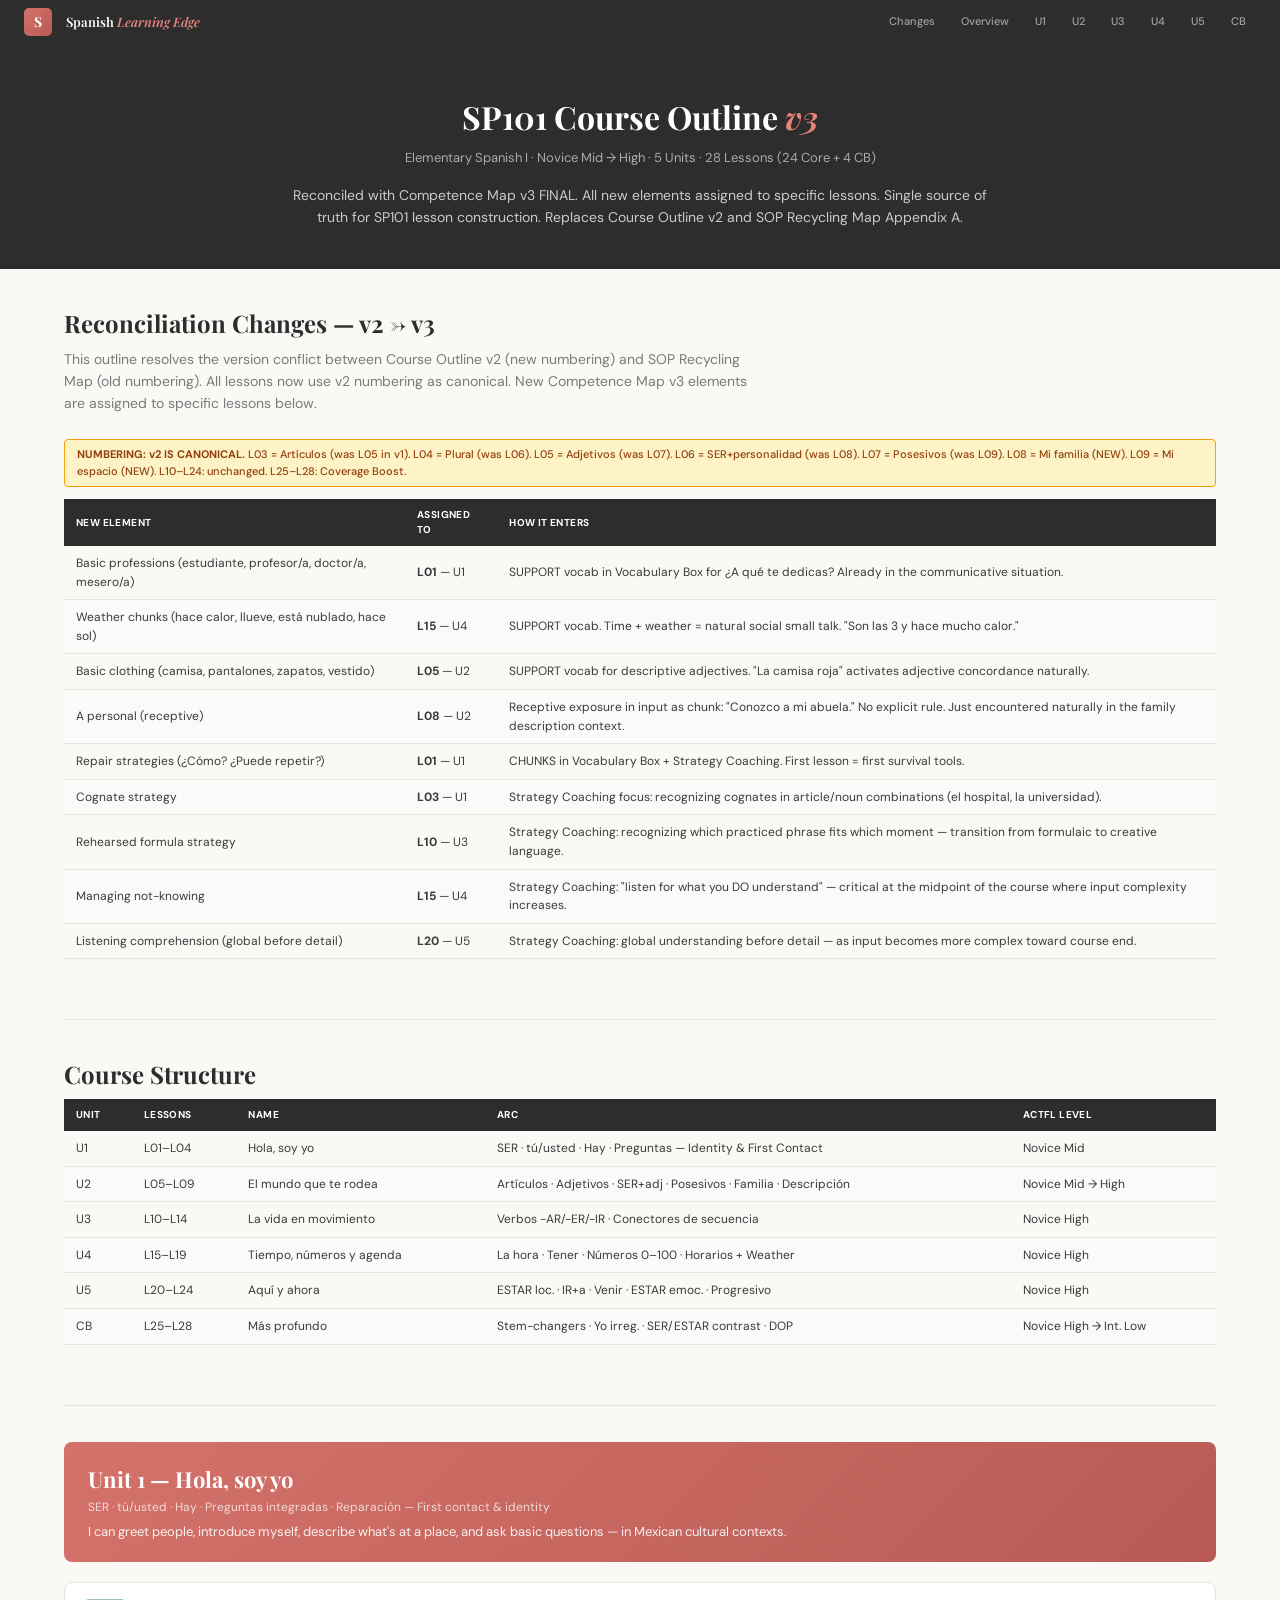
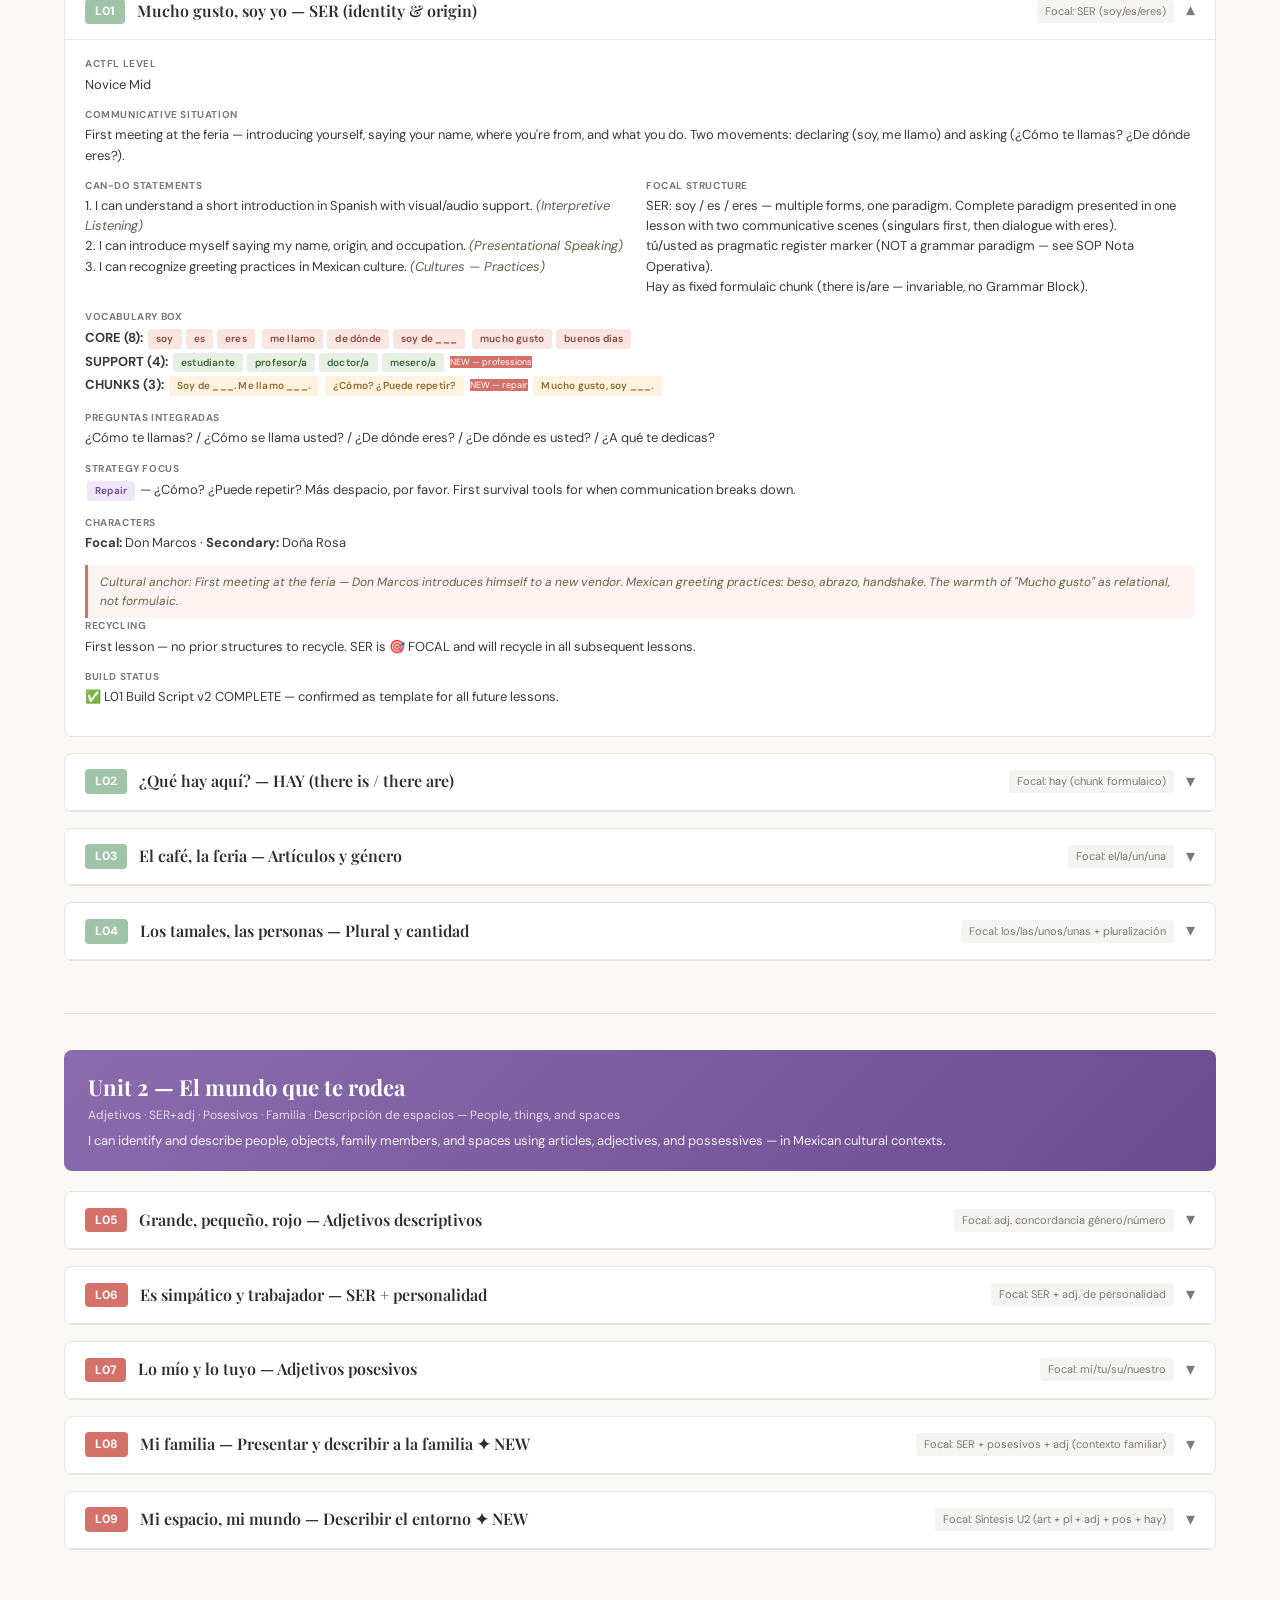
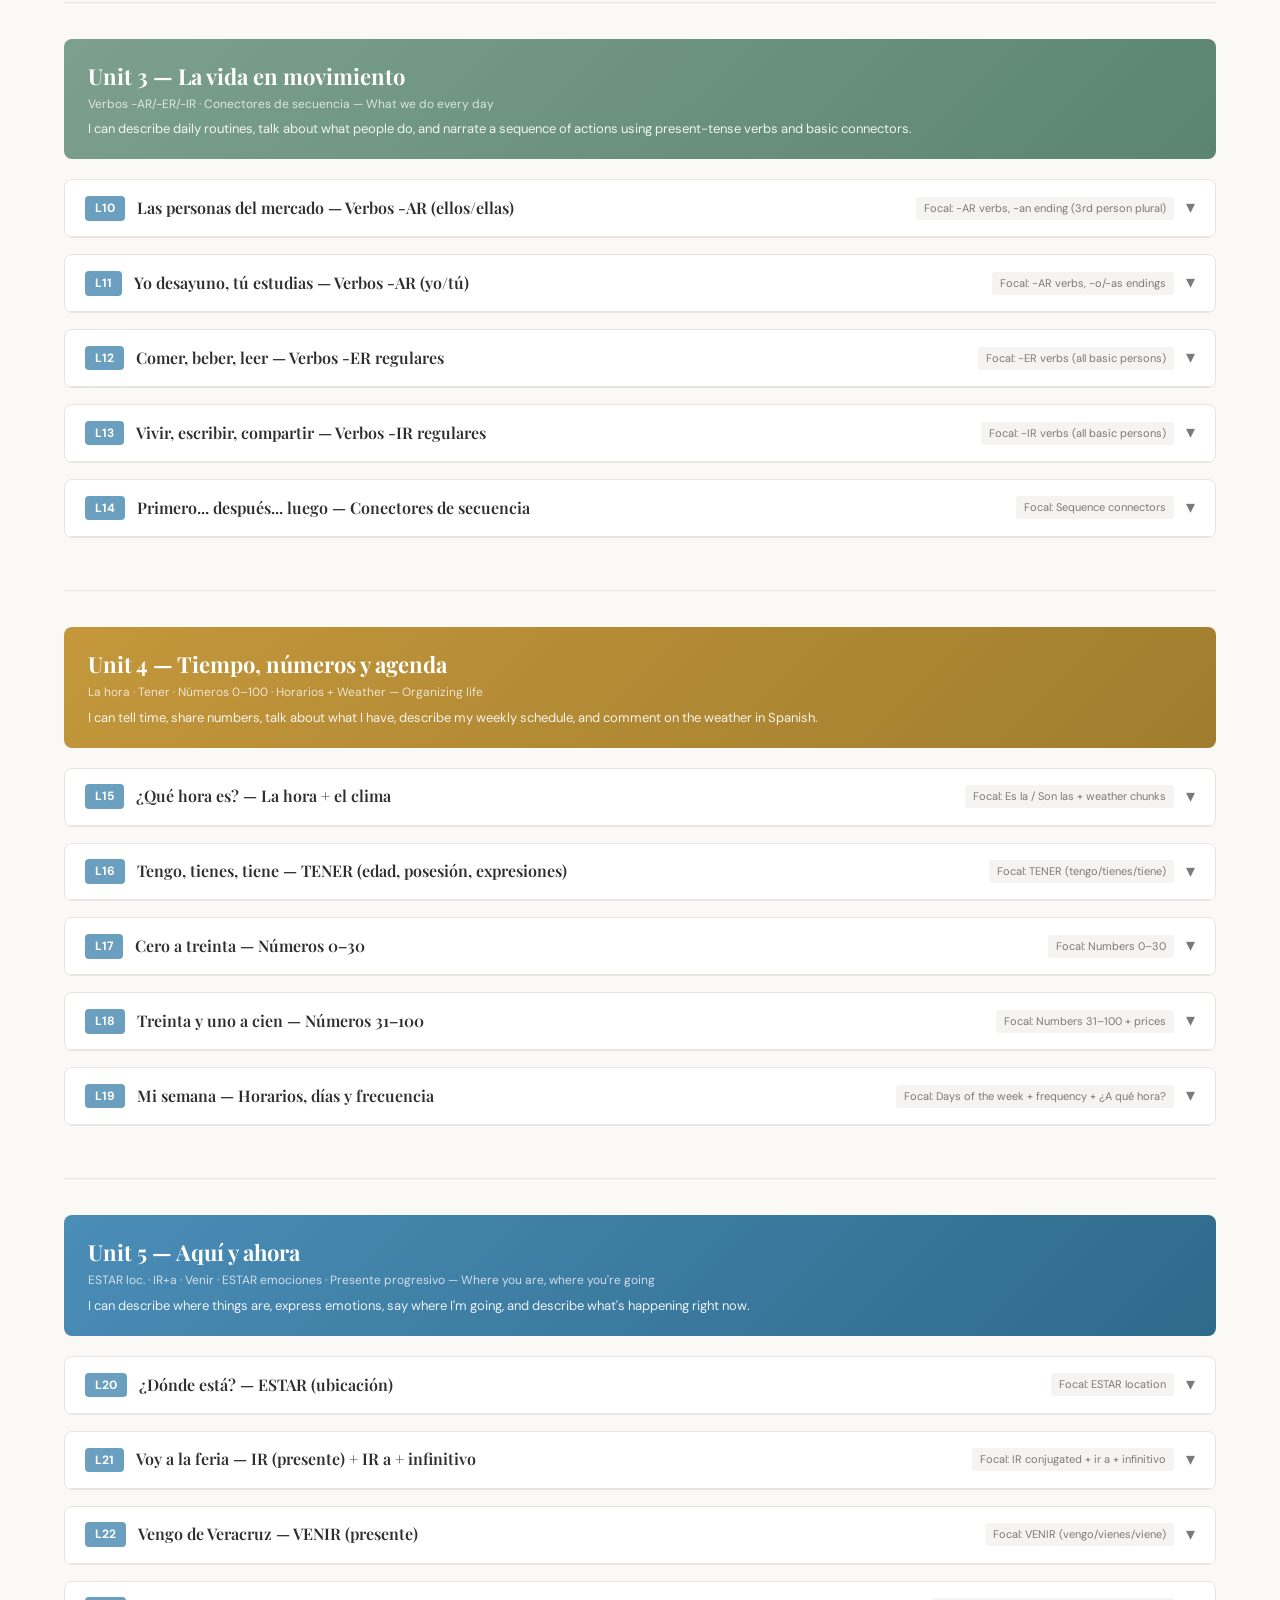
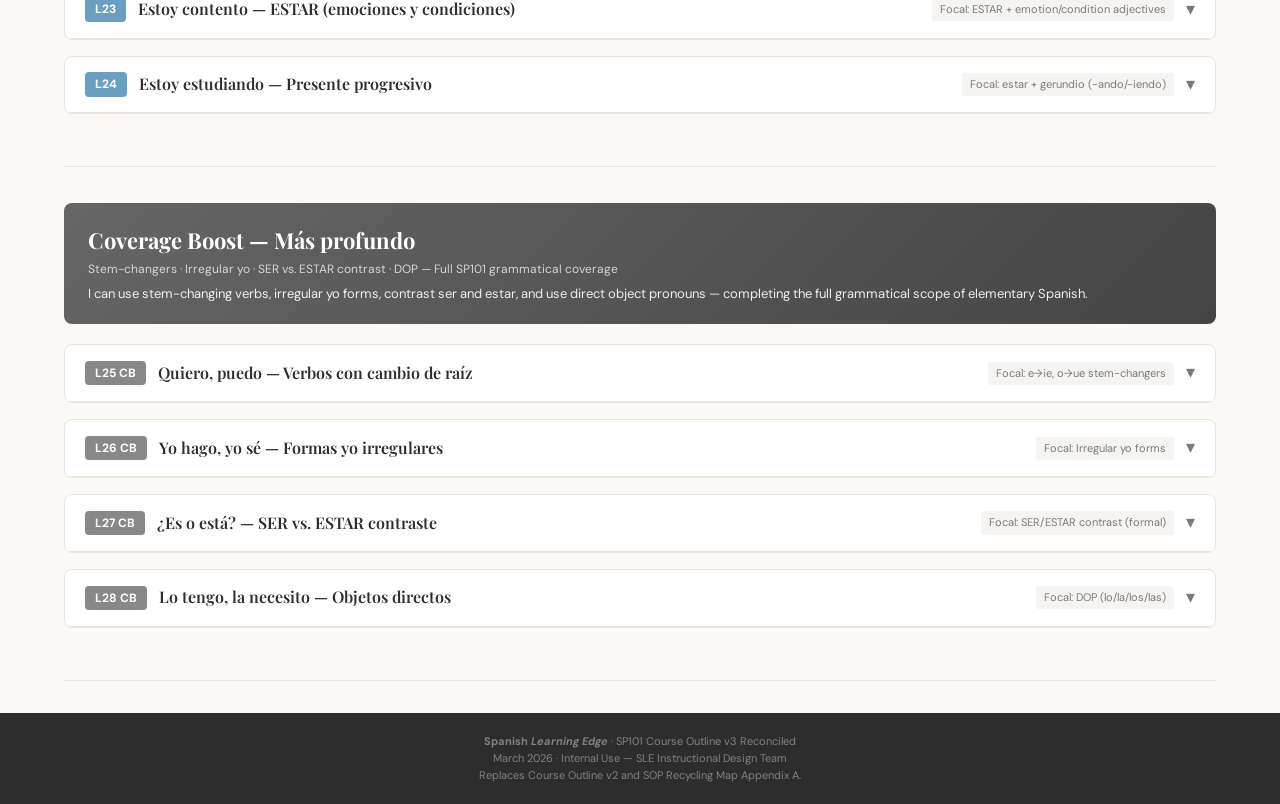
<file: SP101_Course_Outline_v3.html>
<!DOCTYPE html>
<html lang="en">
<head>
<meta charset="UTF-8">
<meta name="viewport" content="width=device-width, initial-scale=1.0">
<title>SLE — SP101 Course Outline v3 Reconciled</title>
<link href="https://fonts.googleapis.com/css2?family=Playfair+Display:ital,wght@0,400;0,600;0,700;1,400&family=DM+Sans:ital,wght@0,400;0,500;0,600;0,700;1,400&display=swap" rel="stylesheet">
<style>
:root{
  --charcoal:#2D2D2D;--coral:#D4726A;--coral-light:#E8837C;--blush:#FAE5DF;--blush-light:#FDF3F0;
  --sage:#7DA08E;--sage-light:#E4EDE8;--cream:#FBF9F6;--text:#3A3A3A;--muted:#7A7A7A;--border:#E8E4E0;
  --heading:'Playfair Display',Georgia,serif;--body:'DM Sans',-apple-system,sans-serif;
}
*{margin:0;padding:0;box-sizing:border-box;}
html{scroll-behavior:smooth;}
body{font-family:var(--body);background:var(--cream);color:var(--text);font-size:13px;line-height:1.55;}

.nav{position:sticky;top:0;z-index:100;background:var(--charcoal);padding:0 24px;display:flex;align-items:center;height:44px;gap:6px;}
.nav-logo{width:28px;height:28px;border-radius:5px;background:linear-gradient(135deg,var(--coral),#B85A54);display:flex;align-items:center;justify-content:center;color:#fff;font-family:var(--heading);font-weight:700;font-size:14px;margin-right:8px;}
.nav-brand{color:#fff;font-family:var(--heading);font-size:13px;font-weight:600;margin-right:auto;}
.nav-brand em{font-style:italic;color:var(--coral-light);}
.nav a{color:rgba(255,255,255,.55);text-decoration:none;font-size:11px;font-weight:500;padding:5px 10px;border-radius:3px;transition:all .2s;}
.nav a:hover{color:#fff;background:rgba(255,255,255,.08);}

.hero{background:var(--charcoal);color:#fff;padding:48px 24px 40px;text-align:center;}
.hero h1{font-family:var(--heading);font-size:32px;font-weight:700;}
.hero h1 em{font-style:italic;color:var(--coral-light);}
.hero .sub{font-size:13px;color:rgba(255,255,255,.6);margin-top:6px;}
.hero .desc{font-size:14px;color:rgba(255,255,255,.75);margin-top:16px;max-width:700px;margin-left:auto;margin-right:auto;line-height:1.6;}

.container{max-width:1200px;margin:0 auto;padding:0 24px;}
section{padding:36px 0;border-bottom:1px solid var(--border);}
h2{font-family:var(--heading);font-size:24px;color:var(--charcoal);margin-bottom:6px;}
h3{font-family:var(--heading);font-size:18px;color:var(--charcoal);margin-bottom:4px;}
.section-intro{font-size:14px;color:var(--muted);max-width:700px;line-height:1.6;margin-bottom:24px;}

/* UNIT HEADER */
.unit-header{padding:20px 24px;border-radius:8px;margin-bottom:20px;color:#fff;}
.u1{background:linear-gradient(135deg,var(--coral),#B85A54);}
.u2{background:linear-gradient(135deg,#8B6DAF,#6B4D8F);}
.u3{background:linear-gradient(135deg,var(--sage),#5B8570);}
.u4{background:linear-gradient(135deg,#C4973B,#A07D2E);}
.u5{background:linear-gradient(135deg,#4A8DB7,#2E6A8A);}
.ucb{background:linear-gradient(135deg,#666,#444);}
.unit-header h2{color:#fff;font-size:22px;margin-bottom:2px;}
.unit-header .arc{font-size:12px;color:rgba(255,255,255,.75);margin-bottom:6px;}
.unit-header .cando{font-size:13px;color:rgba(255,255,255,.9);}

/* LESSON CARD */
.lesson{background:#fff;border:1px solid var(--border);border-radius:8px;margin-bottom:16px;overflow:hidden;}
.lesson-head{padding:14px 20px;display:flex;align-items:center;gap:12px;border-bottom:1px solid var(--border);cursor:pointer;}
.lesson-head:hover{background:#FAFAF8;}
.lesson-num{background:var(--coral);color:#fff;font-weight:700;font-size:12px;padding:3px 10px;border-radius:4px;white-space:nowrap;}
.lesson-num.nm{background:#A0C4A8;}
.lesson-num.nh{background:#6B9FBF;}
.lesson-num.cb{background:#888;}
.lesson-title{font-family:var(--heading);font-size:16px;font-weight:600;color:var(--charcoal);flex:1;}
.lesson-struct{font-size:11px;color:var(--muted);background:#F5F4F2;padding:3px 8px;border-radius:3px;white-space:nowrap;}
.lesson-toggle{font-size:18px;color:var(--muted);transition:transform .2s;}
.lesson.open .lesson-toggle{transform:rotate(180deg);}
.lesson-body{padding:16px 20px;display:none;}
.lesson.open .lesson-body{display:block;}

/* LESSON FIELDS */
.field{margin-bottom:12px;}
.field-label{font-size:10px;font-weight:700;text-transform:uppercase;letter-spacing:.06em;color:var(--muted);margin-bottom:3px;}
.field-content{font-size:13px;line-height:1.55;}
.field-content em{color:#6B5D50;}

.grid-2{display:grid;grid-template-columns:1fr 1fr;gap:12px;}
.grid-3{display:grid;grid-template-columns:1fr 1fr 1fr;gap:12px;}

.tag{display:inline-block;font-size:10px;font-weight:600;padding:2px 8px;border-radius:3px;margin:2px 2px;letter-spacing:.02em;}
.tag-core{background:var(--blush);color:#8B4A44;}
.tag-support{background:#E8F0E4;color:#3D6B3D;}
.tag-chunk{background:#FFF3E0;color:#8B6B2E;}
.tag-new{background:var(--coral);color:#fff;font-size:9px;vertical-align:middle;margin-left:4px;}
.tag-strategy{background:#F0E8FA;color:#6B4D8F;}

.cultural-anchor{background:var(--blush-light);border-left:3px solid var(--coral);padding:8px 12px;border-radius:0 6px 6px 0;font-style:italic;font-size:12px;color:#6B5D50;margin-top:6px;}

.change-note{background:#FEF3C7;border:1px solid #F59E0B;border-radius:4px;padding:6px 12px;font-size:11px;font-weight:500;color:#92400E;margin-bottom:12px;}

/* OVERVIEW TABLE */
.overview-table{width:100%;border-collapse:collapse;font-size:12px;margin-bottom:24px;}
.overview-table th{background:var(--charcoal);color:#fff;padding:8px 12px;text-align:left;font-size:10px;text-transform:uppercase;letter-spacing:.04em;}
.overview-table td{padding:8px 12px;border-bottom:1px solid var(--border);}
.overview-table tr:nth-child(even) td{background:#FAFAF8;}

.footer{background:var(--charcoal);color:rgba(255,255,255,.4);padding:20px;text-align:center;font-size:11px;margin-top:32px;}

@media(max-width:768px){.grid-2,.grid-3{grid-template-columns:1fr;}}
</style>
</head>
<body>

<nav class="nav">
  <div class="nav-logo">S</div>
  <div class="nav-brand">Spanish <em>Learning Edge</em></div>
  <a href="#changes">Changes</a>
  <a href="#overview">Overview</a>
  <a href="#u1">U1</a><a href="#u2">U2</a><a href="#u3">U3</a><a href="#u4">U4</a><a href="#u5">U5</a><a href="#cb">CB</a>
</nav>

<header class="hero">
  <h1>SP101 Course Outline <em>v3</em></h1>
  <div class="sub">Elementary Spanish I · Novice Mid → High · 5 Units · 28 Lessons (24 Core + 4 CB)</div>
  <div class="desc">Reconciled with Competence Map v3 FINAL. All new elements assigned to specific lessons. Single source of truth for SP101 lesson construction. Replaces Course Outline v2 and SOP Recycling Map Appendix A.</div>
</header>

<div class="container">

<!-- CHANGES -->
<section id="changes">
  <h2>Reconciliation Changes — v2 → v3</h2>
  <p class="section-intro">This outline resolves the version conflict between Course Outline v2 (new numbering) and SOP Recycling Map (old numbering). All lessons now use v2 numbering as canonical. New Competence Map v3 elements are assigned to specific lessons below.</p>

  <div class="change-note">
    <strong>NUMBERING: v2 IS CANONICAL.</strong> L03 = Artículos (was L05 in v1). L04 = Plural (was L06). L05 = Adjetivos (was L07). L06 = SER+personalidad (was L08). L07 = Posesivos (was L09). L08 = Mi familia (NEW). L09 = Mi espacio (NEW). L10–L24: unchanged. L25–L28: Coverage Boost.
  </div>

  <table class="overview-table">
    <thead><tr><th>New Element</th><th>Assigned To</th><th>How It Enters</th></tr></thead>
    <tbody>
      <tr><td>Basic professions (estudiante, profesor/a, doctor/a, mesero/a)</td><td><strong>L01</strong> — U1</td><td>SUPPORT vocab in Vocabulary Box for ¿A qué te dedicas? Already in the communicative situation.</td></tr>
      <tr><td>Weather chunks (hace calor, llueve, está nublado, hace sol)</td><td><strong>L15</strong> — U4</td><td>SUPPORT vocab. Time + weather = natural social small talk. "Son las 3 y hace mucho calor."</td></tr>
      <tr><td>Basic clothing (camisa, pantalones, zapatos, vestido)</td><td><strong>L05</strong> — U2</td><td>SUPPORT vocab for descriptive adjectives. "La camisa roja" activates adjective concordance naturally.</td></tr>
      <tr><td>A personal (receptive)</td><td><strong>L08</strong> — U2</td><td>Receptive exposure in input as chunk: "Conozco a mi abuela." No explicit rule. Just encountered naturally in the family description context.</td></tr>
      <tr><td>Repair strategies (¿Cómo? ¿Puede repetir?)</td><td><strong>L01</strong> — U1</td><td>CHUNKS in Vocabulary Box + Strategy Coaching. First lesson = first survival tools.</td></tr>
      <tr><td>Cognate strategy</td><td><strong>L03</strong> — U1</td><td>Strategy Coaching focus: recognizing cognates in article/noun combinations (el hospital, la universidad).</td></tr>
      <tr><td>Rehearsed formula strategy</td><td><strong>L10</strong> — U3</td><td>Strategy Coaching: recognizing which practiced phrase fits which moment — transition from formulaic to creative language.</td></tr>
      <tr><td>Managing not-knowing</td><td><strong>L15</strong> — U4</td><td>Strategy Coaching: "listen for what you DO understand" — critical at the midpoint of the course where input complexity increases.</td></tr>
      <tr><td>Listening comprehension (global before detail)</td><td><strong>L20</strong> — U5</td><td>Strategy Coaching: global understanding before detail — as input becomes more complex toward course end.</td></tr>
    </tbody>
  </table>
</section>

<!-- OVERVIEW -->
<section id="overview">
  <h2>Course Structure</h2>
  <table class="overview-table">
    <thead><tr><th>Unit</th><th>Lessons</th><th>Name</th><th>Arc</th><th>ACTFL Level</th></tr></thead>
    <tbody>
      <tr><td>U1</td><td>L01–L04</td><td>Hola, soy yo</td><td>SER · tú/usted · Hay · Preguntas — Identity & First Contact</td><td>Novice Mid</td></tr>
      <tr><td>U2</td><td>L05–L09</td><td>El mundo que te rodea</td><td>Artículos · Adjetivos · SER+adj · Posesivos · Familia · Descripción</td><td>Novice Mid → High</td></tr>
      <tr><td>U3</td><td>L10–L14</td><td>La vida en movimiento</td><td>Verbos -AR/-ER/-IR · Conectores de secuencia</td><td>Novice High</td></tr>
      <tr><td>U4</td><td>L15–L19</td><td>Tiempo, números y agenda</td><td>La hora · Tener · Números 0–100 · Horarios + Weather</td><td>Novice High</td></tr>
      <tr><td>U5</td><td>L20–L24</td><td>Aquí y ahora</td><td>ESTAR loc. · IR+a · Venir · ESTAR emoc. · Progresivo</td><td>Novice High</td></tr>
      <tr><td>CB</td><td>L25–L28</td><td>Más profundo</td><td>Stem-changers · Yo irreg. · SER/ESTAR contrast · DOP</td><td>Novice High → Int. Low</td></tr>
    </tbody>
  </table>
</section>

<!-- ═══ UNIT 1 ═══ -->
<section id="u1">
<div class="unit-header u1">
  <h2>Unit 1 — Hola, soy yo</h2>
  <div class="arc">SER · tú/usted · Hay · Preguntas integradas · Reparación — First contact & identity</div>
  <div class="cando">I can greet people, introduce myself, describe what's at a place, and ask basic questions — in Mexican cultural contexts.</div>
</div>

<!-- L01 -->
<div class="lesson open" id="L01">
  <div class="lesson-head" onclick="this.parentElement.classList.toggle('open')">
    <span class="lesson-num nm">L01</span>
    <span class="lesson-title">Mucho gusto, soy yo — SER (identity & origin)</span>
    <span class="lesson-struct">Focal: SER (soy/es/eres)</span>
    <span class="lesson-toggle">▾</span>
  </div>
  <div class="lesson-body">
    <div class="field"><div class="field-label">ACTFL Level</div><div class="field-content">Novice Mid</div></div>
    <div class="field"><div class="field-label">Communicative Situation</div><div class="field-content">First meeting at the feria — introducing yourself, saying your name, where you're from, and what you do. Two movements: declaring (soy, me llamo) and asking (¿Cómo te llamas? ¿De dónde eres?).</div></div>
    <div class="grid-2">
      <div class="field"><div class="field-label">Can-Do Statements</div><div class="field-content">
        1. I can understand a short introduction in Spanish with visual/audio support. <em>(Interpretive Listening)</em><br>
        2. I can introduce myself saying my name, origin, and occupation. <em>(Presentational Speaking)</em><br>
        3. I can recognize greeting practices in Mexican culture. <em>(Cultures — Practices)</em>
      </div></div>
      <div class="field"><div class="field-label">Focal Structure</div><div class="field-content">
        SER: soy / es / eres — multiple forms, one paradigm. Complete paradigm presented in one lesson with two communicative scenes (singulars first, then dialogue with eres).<br>
        tú/usted as pragmatic register marker (NOT a grammar paradigm — see SOP Nota Operativa).<br>
        Hay as fixed formulaic chunk (there is/are — invariable, no Grammar Block).
      </div></div>
    </div>
    <div class="field"><div class="field-label">Vocabulary Box</div><div class="field-content">
      <strong>CORE (8):</strong>
      <span class="tag tag-core">soy</span><span class="tag tag-core">es</span><span class="tag tag-core">eres</span>
      <span class="tag tag-core">me llamo</span><span class="tag tag-core">de dónde</span><span class="tag tag-core">soy de ___</span>
      <span class="tag tag-core">mucho gusto</span><span class="tag tag-core">buenos días</span><br>
      <strong>SUPPORT (4):</strong>
      <span class="tag tag-support">estudiante</span><span class="tag tag-support">profesor/a</span><span class="tag tag-support">doctor/a</span><span class="tag tag-support">mesero/a</span><span class="tag-new">NEW — professions</span><br>
      <strong>CHUNKS (3):</strong>
      <span class="tag tag-chunk">Soy de ___. Me llamo ___.</span>
      <span class="tag tag-chunk">¿Cómo? ¿Puede repetir?</span><span class="tag-new">NEW — repair</span>
      <span class="tag tag-chunk">Mucho gusto, soy ___.</span>
    </div></div>
    <div class="field"><div class="field-label">Preguntas Integradas</div><div class="field-content">¿Cómo te llamas? / ¿Cómo se llama usted? / ¿De dónde eres? / ¿De dónde es usted? / ¿A qué te dedicas?</div></div>
    <div class="field"><div class="field-label">Strategy Focus</div><div class="field-content"><span class="tag tag-strategy">Repair</span> — ¿Cómo? ¿Puede repetir? Más despacio, por favor. First survival tools for when communication breaks down.</div></div>
    <div class="field"><div class="field-label">Characters</div><div class="field-content"><strong>Focal:</strong> Don Marcos · <strong>Secondary:</strong> Doña Rosa</div></div>
    <div class="cultural-anchor">Cultural anchor: First meeting at the feria — Don Marcos introduces himself to a new vendor. Mexican greeting practices: beso, abrazo, handshake. The warmth of "Mucho gusto" as relational, not formulaic.</div>
    <div class="field"><div class="field-label">Recycling</div><div class="field-content">First lesson — no prior structures to recycle. SER is 🎯 FOCAL and will recycle in all subsequent lessons.</div></div>
    <div class="field"><div class="field-label">Build Status</div><div class="field-content">✅ L01 Build Script v2 COMPLETE — confirmed as template for all future lessons.</div></div>
  </div>
</div>

<!-- L02 -->
<div class="lesson" id="L02">
  <div class="lesson-head" onclick="this.parentElement.classList.toggle('open')">
    <span class="lesson-num nm">L02</span>
    <span class="lesson-title">¿Qué hay aquí? — HAY (there is / there are)</span>
    <span class="lesson-struct">Focal: hay (chunk formulaico)</span>
    <span class="lesson-toggle">▾</span>
  </div>
  <div class="lesson-body">
    <div class="field"><div class="field-label">ACTFL Level</div><div class="field-content">Novice Mid</div></div>
    <div class="field"><div class="field-label">Communicative Situation</div><div class="field-content">Describing what's at a place — Don Marcos describes his puesto at the feria. "Hay café de olla, hay tamales, hay agua de jamaica." The conversation advances with questions about what exists in a space.</div></div>
    <div class="grid-2">
      <div class="field"><div class="field-label">Can-Do Statements</div><div class="field-content">
        1. I can understand a description of what's available at a place. <em>(Interpretive Listening)</em><br>
        2. I can describe what exists in a space using <em>hay</em>. <em>(Presentational Speaking)</em>
      </div></div>
      <div class="field"><div class="field-label">Focal Structure</div><div class="field-content">
        <em>Hay</em> as invariable formulaic chunk — one form, no conjugation, no Grammar Block needed (SOP Nota Operativa).<br>
        <em>No hay</em> for negation. <em>¿Qué hay en ___?</em> for questions.<br>
        tú/usted recycles actively from L01.
      </div></div>
    </div>
    <div class="field"><div class="field-label">Vocabulary Box</div><div class="field-content">
      <strong>CORE (8):</strong>
      <span class="tag tag-core">hay</span><span class="tag tag-core">no hay</span><span class="tag tag-core">café de olla</span>
      <span class="tag tag-core">tamales</span><span class="tag tag-core">agua de jamaica</span><span class="tag tag-core">pan</span>
      <span class="tag tag-core">mercado</span><span class="tag tag-core">puesto</span><br>
      <strong>SUPPORT (3):</strong>
      <span class="tag tag-support">feria</span><span class="tag tag-support">personas</span><span class="tag tag-support">mucho/poco</span><br>
      <strong>CHUNKS (3):</strong>
      <span class="tag tag-chunk">Hay café de olla.</span>
      <span class="tag tag-chunk">¿Qué hay en ___?</span>
      <span class="tag tag-chunk">No hay ___, pero hay ___.</span>
    </div></div>
    <div class="field"><div class="field-label">Preguntas Integradas</div><div class="field-content">¿Qué hay en ___? / ¿Hay ___? / ¿Cuántos hay?</div></div>
    <div class="field"><div class="field-label">Strategy Focus</div><div class="field-content"><span class="tag tag-strategy">Rehearsed formulas</span> — "Hay ___" as a single-chunk answer to any "what's there?" question. Building confidence through repetition of one form.</div></div>
    <div class="field"><div class="field-label">Characters</div><div class="field-content"><strong>Focal:</strong> Don Marcos · Doña Rosa · <strong>Secondary:</strong> Don Felipe</div></div>
    <div class="cultural-anchor">Cultural anchor: Don Marcos's puesto at the feria — what's available, what's not, what makes each vendor unique. The feria as community space.</div>
    <div class="field"><div class="field-label">Recycling</div><div class="field-content">SER: soy/es/eres ♻️ — "Es el puesto de don Marcos." · tú/usted ♻️ — in puesto interactions.</div></div>
    <div class="field"><div class="field-label">Build Status</div><div class="field-content">⬜ Scope defined. Build script pending.</div></div>
  </div>
</div>

<!-- L03 -->
<div class="lesson" id="L03">
  <div class="lesson-head" onclick="this.parentElement.classList.toggle('open')">
    <span class="lesson-num nm">L03</span>
    <span class="lesson-title">El café, la feria — Artículos y género</span>
    <span class="lesson-struct">Focal: el/la/un/una</span>
    <span class="lesson-toggle">▾</span>
  </div>
  <div class="lesson-body">
    <div class="field"><div class="field-label">ACTFL Level</div><div class="field-content">Novice Mid</div></div>
    <div class="field"><div class="field-label">Communicative Situation</div><div class="field-content">Naming things at the feria and in the neighborhood — "el café, la señora, un tamal, una mesa." Gender as a property of nouns, not a grammar exercise.</div></div>
    <div class="grid-2">
      <div class="field"><div class="field-label">Can-Do Statements</div><div class="field-content">
        1. I can identify nouns with their correct article (el/la/un/una). <em>(Interpretive Reading)</em><br>
        2. I can name objects and people using the correct article. <em>(Presentational Speaking)</em>
      </div></div>
      <div class="field"><div class="field-label">Focal Structure</div><div class="field-content">
        Definite articles: el / la. Indefinite articles: un / una.<br>
        Gender as grammatical property (masculine/feminine).<br>
        Singular only — plurals come in L04.
      </div></div>
    </div>
    <div class="field"><div class="field-label">Vocabulary Box</div><div class="field-content">
      <strong>CORE (10):</strong>
      <span class="tag tag-core">el café</span><span class="tag tag-core">la feria</span><span class="tag tag-core">el mercado</span>
      <span class="tag tag-core">la mesa</span><span class="tag tag-core">un tamal</span><span class="tag tag-core">una señora</span>
      <span class="tag tag-core">el libro</span><span class="tag tag-core">la clase</span><span class="tag tag-core">el puesto</span><span class="tag tag-core">una persona</span><br>
      <strong>CHUNKS (3):</strong>
      <span class="tag tag-chunk">Es un ___.</span>
      <span class="tag tag-chunk">Es una ___.</span>
      <span class="tag tag-chunk">¿Qué es?</span>
    </div></div>
    <div class="field"><div class="field-label">Preguntas Integradas</div><div class="field-content">¿Qué es ___? / ¿Es un ___ o una ___?</div></div>
    <div class="field"><div class="field-label">Strategy Focus</div><div class="field-content"><span class="tag tag-strategy">Cognate strategy</span> — Recognizing English-Spanish cognates in article+noun combinations: el hospital, la universidad, el restaurante. Cognates as confidence builders.</div></div>
    <div class="field"><div class="field-label">Characters</div><div class="field-content"><strong>Focal:</strong> Sofía · Tomás · <strong>Secondary:</strong> Don Marcos</div></div>
    <div class="cultural-anchor">Cultural anchor: Sofía gives Tomás a tour of the feria — naming everything they see. The objects of the feria as vocabulary anchors.</div>
    <div class="field"><div class="field-label">Recycling</div><div class="field-content">SER (L01): "El café es de Veracruz." · hay (L02): "Hay un mercado." · tú/usted ♻️</div></div>
    <div class="field"><div class="field-label">Build Status</div><div class="field-content">⬜ Pending.</div></div>
  </div>
</div>

<!-- L04 -->
<div class="lesson" id="L04">
  <div class="lesson-head" onclick="this.parentElement.classList.toggle('open')">
    <span class="lesson-num nm">L04</span>
    <span class="lesson-title">Los tamales, las personas — Plural y cantidad</span>
    <span class="lesson-struct">Focal: los/las/unos/unas + pluralización</span>
    <span class="lesson-toggle">▾</span>
  </div>
  <div class="lesson-body">
    <div class="field"><div class="field-label">ACTFL Level</div><div class="field-content">Novice Mid</div></div>
    <div class="field"><div class="field-label">Communicative Situation</div><div class="field-content">Describing quantity at the feria — "Hay muchos tamales. Hay pocas mesas. Los puestos son grandes." Moving from naming one thing to naming many.</div></div>
    <div class="grid-2">
      <div class="field"><div class="field-label">Can-Do Statements</div><div class="field-content">
        1. I can pluralize nouns and select the correct plural article. <em>(Presentational Speaking)</em><br>
        2. I can describe quantity using hay + mucho/poco. <em>(Presentational Speaking)</em>
      </div></div>
      <div class="field"><div class="field-label">Focal Structure</div><div class="field-content">
        Plural articles: los / las / unos / unas.<br>
        Pluralization rules: -s / -es.<br>
        hay + mucho/a, poco/a (quantity, not adjective concordance yet).
      </div></div>
    </div>
    <div class="field"><div class="field-label">Preguntas Integradas</div><div class="field-content">¿Cuántos/cuántas hay? / ¿Hay muchos o pocos?</div></div>
    <div class="field"><div class="field-label">Strategy Focus</div><div class="field-content"><span class="tag tag-strategy">Rehearsed formulas</span> — "Hay muchos ___" / "Hay pocas ___" as go-to quantity expressions.</div></div>
    <div class="field"><div class="field-label">Characters</div><div class="field-content"><strong>Focal:</strong> Don Felipe · <strong>Secondary:</strong> Sofía</div></div>
    <div class="cultural-anchor">Cultural anchor: Don Felipe's bread stall — counting varieties, describing what's abundant and what's scarce. "Hay muchos panes de fiesta. No hay galletas hoy."</div>
    <div class="field"><div class="field-label">Recycling</div><div class="field-content">Artículos singular (L03): contraste con plural. · SER (L01): "Los tacos son de México." · hay (L02): "Hay muchos puestos."</div></div>
    <div class="field"><div class="field-label">Build Status</div><div class="field-content">⬜ Pending.</div></div>
  </div>
</div>

</section>

<!-- ═══ UNIT 2 ═══ -->
<section id="u2">
<div class="unit-header u2">
  <h2>Unit 2 — El mundo que te rodea</h2>
  <div class="arc">Adjetivos · SER+adj · Posesivos · Familia · Descripción de espacios — People, things, and spaces</div>
  <div class="cando">I can identify and describe people, objects, family members, and spaces using articles, adjectives, and possessives — in Mexican cultural contexts.</div>
</div>

<!-- L05 -->
<div class="lesson" id="L05">
  <div class="lesson-head" onclick="this.parentElement.classList.toggle('open')">
    <span class="lesson-num">L05</span>
    <span class="lesson-title">Grande, pequeño, rojo — Adjetivos descriptivos</span>
    <span class="lesson-struct">Focal: adj. concordancia género/número</span>
    <span class="lesson-toggle">▾</span>
  </div>
  <div class="lesson-body">
    <div class="field"><div class="field-label">ACTFL Level</div><div class="field-content">Novice Mid → High</div></div>
    <div class="field"><div class="field-label">Communicative Situation</div><div class="field-content">Describing what you see at the feria — people, objects, stalls. "El mercado antiguo. La camisa roja. Los puestos grandes." Physical descriptions, not personality yet.</div></div>
    <div class="grid-2">
      <div class="field"><div class="field-label">Can-Do Statements</div><div class="field-content">
        1. I can describe objects and places using adjectives with correct agreement. <em>(Presentational Speaking)</em><br>
        2. I can understand a short description of a person or place. <em>(Interpretive Listening)</em>
      </div></div>
      <div class="field"><div class="field-label">Focal Structure</div><div class="field-content">
        Descriptive adjectives: alto, bonito, antiguo, moderno, grande, pequeño, rojo, blanco.<br>
        Gender and number concordance with noun.<br>
        No personality adjectives yet (L06).
      </div></div>
    </div>
    <div class="field"><div class="field-label">Vocabulary Box</div><div class="field-content">
      <strong>CORE (10):</strong>
      <span class="tag tag-core">grande</span><span class="tag tag-core">pequeño/a</span><span class="tag tag-core">bonito/a</span>
      <span class="tag tag-core">antiguo/a</span><span class="tag tag-core">moderno/a</span><span class="tag tag-core">alto/a</span>
      <span class="tag tag-core">nuevo/a</span><span class="tag tag-core">rojo/a</span><span class="tag tag-core">blanco/a</span><span class="tag tag-core">verde</span><br>
      <strong>SUPPORT (4):</strong>
      <span class="tag tag-support">camisa</span><span class="tag tag-support">pantalones</span><span class="tag tag-support">zapatos</span><span class="tag tag-support">vestido</span><span class="tag-new">NEW — basic clothing</span><br>
      <strong>CHUNKS (3):</strong>
      <span class="tag tag-chunk">Es un mercado grande.</span>
      <span class="tag tag-chunk">La camisa es roja.</span>
      <span class="tag tag-chunk">¿Cómo es ___?</span>
    </div></div>
    <div class="field"><div class="field-label">Preguntas Integradas</div><div class="field-content">¿Cómo es ___? / ¿Es grande o pequeño? / ¿De qué color es?</div></div>
    <div class="field"><div class="field-label">Strategy Focus</div><div class="field-content"><span class="tag tag-strategy">Cognate strategy (continued)</span> — Many adjectives are cognates: moderno, importante, elegante. Using this pattern to guess meaning.</div></div>
    <div class="field"><div class="field-label">Characters</div><div class="field-content"><strong>Focal:</strong> Sofía · Tomás</div></div>
    <div class="cultural-anchor">Cultural anchor: Sofía and Tomás describing the feria vendors and their stalls — colors, sizes, textures. "El puesto de don Marcos es pequeño pero muy bonito."</div>
    <div class="field"><div class="field-label">Recycling</div><div class="field-content">Artículos (L03): "el mercado antiguo" · Plural (L04): "los mercados modernos" · SER (L01): "Es un lugar bonito."</div></div>
    <div class="field"><div class="field-label">Build Status</div><div class="field-content">⬜ Pending.</div></div>
  </div>
</div>

<!-- L06 -->
<div class="lesson" id="L06">
  <div class="lesson-head" onclick="this.parentElement.classList.toggle('open')">
    <span class="lesson-num">L06</span>
    <span class="lesson-title">Es simpático y trabajador — SER + personalidad</span>
    <span class="lesson-struct">Focal: SER + adj. de personalidad</span>
    <span class="lesson-toggle">▾</span>
  </div>
  <div class="lesson-body">
    <div class="field"><div class="field-label">ACTFL Level</div><div class="field-content">Novice Mid → High</div></div>
    <div class="field"><div class="field-label">Communicative Situation</div><div class="field-content">Describing people's personality — "Don Marcos es simpático. Doña Rosa es muy responsable. ¿Es serio o paciente?"</div></div>
    <div class="grid-2">
      <div class="field"><div class="field-label">Can-Do Statements</div><div class="field-content">
        1. I can describe someone's personality using SER + adjectives. <em>(Presentational Speaking)</em><br>
        2. I can ask about someone's personality. <em>(Interpersonal)</em>
      </div></div>
      <div class="field"><div class="field-label">Focal Structure</div><div class="field-content">
        SER + personality adjectives (simpático, serio, trabajador, creativo, amable, generoso).<br>
        Él/Ella es ___. Not physical adjectives from L05 in assessment.
      </div></div>
    </div>
    <div class="field"><div class="field-label">Preguntas Integradas</div><div class="field-content">¿Cómo es ___? / ¿Es ___ o ___? / ¿Cómo eres tú?</div></div>
    <div class="field"><div class="field-label">Characters</div><div class="field-content"><strong>Focal:</strong> Elena · Sofía</div></div>
    <div class="cultural-anchor">Cultural anchor: Elena describes the people in her life — colleagues, neighbors, family. Mexican warmth in describing others: "Es muy amable" as default positive framing.</div>
    <div class="field"><div class="field-label">Recycling</div><div class="field-content">Adjetivos físicos (L05): concordancia de género · Artículos (L03–04): "una persona amable" · SER soy/es (L01)</div></div>
    <div class="field"><div class="field-label">Build Status</div><div class="field-content">⬜ Pending.</div></div>
  </div>
</div>

<!-- L07 -->
<div class="lesson" id="L07">
  <div class="lesson-head" onclick="this.parentElement.classList.toggle('open')">
    <span class="lesson-num">L07</span>
    <span class="lesson-title">Lo mío y lo tuyo — Adjetivos posesivos</span>
    <span class="lesson-struct">Focal: mi/tu/su/nuestro</span>
    <span class="lesson-toggle">▾</span>
  </div>
  <div class="lesson-body">
    <div class="field"><div class="field-label">ACTFL Level</div><div class="field-content">Novice High</div></div>
    <div class="field"><div class="field-label">Communicative Situation</div><div class="field-content">Talking about what belongs to whom — "mi familia, tu clase, su trabajo, nuestro curso." Possessives in familiar contexts.</div></div>
    <div class="grid-2">
      <div class="field"><div class="field-label">Can-Do Statements</div><div class="field-content">
        1. I can talk about things that belong to me or others using possessives. <em>(Presentational Speaking)</em><br>
        2. I can ask and answer questions about ownership. <em>(Interpersonal)</em>
      </div></div>
      <div class="field"><div class="field-label">Focal Structure</div><div class="field-content">
        Possessives: mi / tu / su / nuestro/a.<br>
        As determiners — not with SER as predicate.<br>
        Only mi/tu/su/nuestro — not vuestro/sus (plural).
      </div></div>
    </div>
    <div class="field"><div class="field-label">Preguntas Integradas</div><div class="field-content">¿De quién es ___? / ¿Es tu ___? / ¿Cuál es tu correo electrónico?</div></div>
    <div class="field"><div class="field-label">Characters</div><div class="field-content"><strong>Focal:</strong> Sofía · <strong>Secondary:</strong> Elena</div></div>
    <div class="cultural-anchor">Cultural anchor: Sofía and Elena organizing family photos — "nuestra familia", "tu abuela", "mis amigas de la UNAM." Possessives and affection.</div>
    <div class="field"><div class="field-label">Recycling</div><div class="field-content">SER+adj (L06): "Mi amiga es simpática." · Artículos (L03): contraste artículo vs. posesivo · Adjetivos (L05)</div></div>
    <div class="field"><div class="field-label">Build Status</div><div class="field-content">⬜ Pending.</div></div>
  </div>
</div>

<!-- L08 -->
<div class="lesson" id="L08">
  <div class="lesson-head" onclick="this.parentElement.classList.toggle('open')">
    <span class="lesson-num">L08</span>
    <span class="lesson-title">Mi familia — Presentar y describir a la familia ✦ NEW</span>
    <span class="lesson-struct">Focal: SER + posesivos + adj (contexto familiar)</span>
    <span class="lesson-toggle">▾</span>
  </div>
  <div class="lesson-body">
    <div class="change-note">NEW LESSON in v2 — Did not exist in v1. Synthesizes SER + possessives + adjectives in the most personal context of SP101.</div>
    <div class="field"><div class="field-label">ACTFL Level</div><div class="field-content">Novice Mid → High</div></div>
    <div class="field"><div class="field-label">Communicative Situation</div><div class="field-content">Introducing and describing family members — "Esta es mi mamá Elena — es maestra. Este es mi papá — es serio pero muy generoso." The family as identity.</div></div>
    <div class="grid-2">
      <div class="field"><div class="field-label">Can-Do Statements</div><div class="field-content">
        1. I can introduce and describe family members using SER and possessives. <em>(Presentational Speaking)</em><br>
        2. I can understand a family description. <em>(Interpretive Listening)</em><br>
        3. I can ask about someone's family. <em>(Interpersonal)</em>
      </div></div>
      <div class="field"><div class="field-label">Focal Structure</div><div class="field-content">
        Family vocabulary + SER for relationships (es mi mamá / son mis hermanos) + possessives + adjectives — in the most personal context of SP101.<br>
        <strong>A personal (receptive):</strong> Encountered naturally in input — "Conozco <strong>a</strong> mi abuela." "Llamo <strong>a</strong> mi mamá." No explicit rule; exposure as chunk.<span class="tag-new">NEW</span>
      </div></div>
    </div>
    <div class="field"><div class="field-label">Vocabulary Box</div><div class="field-content">
      <strong>CORE (10):</strong>
      <span class="tag tag-core">la mamá / el papá</span><span class="tag tag-core">el hermano / la hermana</span>
      <span class="tag tag-core">el hijo / la hija</span><span class="tag tag-core">el abuelo / la abuela</span>
      <span class="tag tag-core">la familia</span><span class="tag tag-core">somos (SER plural)</span><br>
      <strong>CHUNKS (3):</strong>
      <span class="tag tag-chunk">Es mi mamá. Se llama ___.</span>
      <span class="tag tag-chunk">Somos cuatro en mi familia.</span>
      <span class="tag tag-chunk">¿Tienes hermanos?</span>
    </div></div>
    <div class="field"><div class="field-label">Preguntas Integradas</div><div class="field-content">¿Tienes hermanos? / ¿Cómo es tu mamá/papá? / ¿Cuántos son en tu familia?</div></div>
    <div class="field"><div class="field-label">Strategy Focus</div><div class="field-content"><span class="tag tag-strategy">Rehearsed formulas</span> — "Es mi ___. Se llama ___. Es ___." as a three-move formula for introducing anyone.</div></div>
    <div class="field"><div class="field-label">Characters</div><div class="field-content"><strong>Focal:</strong> Sofía · <strong>Secondary:</strong> Elena · Tomás</div></div>
    <div class="cultural-anchor">Cultural anchor: Sofía shows Tomás photos on her phone. "Esta es mi mamá Elena — es maestra." Mexican family as extended, warm, ever-present. Somos cuatro vs. "nuclear family" assumptions.</div>
    <div class="field"><div class="field-label">Recycling</div><div class="field-content">Posesivos (L07) · SER+adj (L06) · Adjetivos (L05) · Artículos (L03–04)</div></div>
    <div class="field"><div class="field-label">Build Status</div><div class="field-content">⬜ Pending.</div></div>
  </div>
</div>

<!-- L09 -->
<div class="lesson" id="L09">
  <div class="lesson-head" onclick="this.parentElement.classList.toggle('open')">
    <span class="lesson-num">L09</span>
    <span class="lesson-title">Mi espacio, mi mundo — Describir el entorno ✦ NEW</span>
    <span class="lesson-struct">Focal: Síntesis U2 (art + pl + adj + pos + hay)</span>
    <span class="lesson-toggle">▾</span>
  </div>
  <div class="lesson-body">
    <div class="change-note">NEW LESSON in v2 — U2 synthesis. All U2 structures used together to describe a living space.</div>
    <div class="field"><div class="field-label">ACTFL Level</div><div class="field-content">Novice High</div></div>
    <div class="field"><div class="field-label">Communicative Situation</div><div class="field-content">Describing your room, neighborhood, or a familiar space — "En mi cuarto hay una cama grande. Mi cocina es pequeña pero bonita." Synthesis of everything in U2.</div></div>
    <div class="grid-2">
      <div class="field"><div class="field-label">Can-Do Statements</div><div class="field-content">
        1. I can describe a room, neighborhood, or space using articles, adjectives, possessives, and <em>hay</em>. <em>(Presentational Speaking)</em><br>
        2. I can understand a description of someone's living space. <em>(Interpretive Listening)</em>
      </div></div>
      <div class="field"><div class="field-label">Focal Structure</div><div class="field-content">
        No new grammar — synthesis of artículos + plural + adjetivos + posesivos + hay in spatial description.<br>
        Numbers 0–30 may appear incidentally ("Hay 5 sillas").
      </div></div>
    </div>
    <div class="field"><div class="field-label">Vocabulary Box</div><div class="field-content">
      <strong>CORE (10):</strong>
      <span class="tag tag-core">el cuarto / la habitación</span><span class="tag tag-core">la cocina</span><span class="tag tag-core">la cama</span>
      <span class="tag tag-core">la silla / la mesa</span><span class="tag tag-core">la ventana</span><span class="tag tag-core">la puerta</span>
      <span class="tag tag-core">la colonia / el vecindario</span><span class="tag tag-core">cerca / lejos</span><br>
      <strong>CHUNKS (3):</strong>
      <span class="tag tag-chunk">En mi cuarto hay ___.</span>
      <span class="tag tag-chunk">Mi cocina es pequeña pero bonita.</span>
      <span class="tag tag-chunk">¿Cómo es tu ___?</span>
    </div></div>
    <div class="field"><div class="field-label">Preguntas Integradas</div><div class="field-content">¿Cómo es tu cuarto? / ¿Qué hay en tu cocina? / ¿Dónde vives?</div></div>
    <div class="field"><div class="field-label">Strategy Focus</div><div class="field-content"><span class="tag tag-strategy">Combining formulas</span> — Using multiple practiced chunks together for the first time: "Hay + noun + adjective" = first creative recombination.</div></div>
    <div class="field"><div class="field-label">Characters</div><div class="field-content"><strong>Focal:</strong> Tomás · <strong>Secondary:</strong> Sofía</div></div>
    <div class="cultural-anchor">Cultural anchor: Tomás describes his vecindad in Colonia Doctores by WhatsApp to his mamá in Oaxaca. "En mi cuarto hay una cama y un escritorio. Mi cocina es muy pequeña." The Mexican vecindad as lived space.</div>
    <div class="field"><div class="field-label">Recycling</div><div class="field-content">All U2 structures: artículos (L03–04) + adjetivos (L05–06) + posesivos (L07) + familia (L08) + hay (L02) + SER (L01)</div></div>
    <div class="field"><div class="field-label">Build Status</div><div class="field-content">⬜ Pending.</div></div>
  </div>
</div>

</section>

<!-- ═══ UNIT 3 ═══ -->
<section id="u3">
<div class="unit-header u3">
  <h2>Unit 3 — La vida en movimiento</h2>
  <div class="arc">Verbos -AR/-ER/-IR · Conectores de secuencia — What we do every day</div>
  <div class="cando">I can describe daily routines, talk about what people do, and narrate a sequence of actions using present-tense verbs and basic connectors.</div>
</div>

<!-- L10 -->
<div class="lesson" id="L10">
  <div class="lesson-head" onclick="this.parentElement.classList.toggle('open')">
    <span class="lesson-num nh">L10</span>
    <span class="lesson-title">Las personas del mercado — Verbos -AR (ellos/ellas)</span>
    <span class="lesson-struct">Focal: -AR verbs, -an ending (3rd person plural)</span>
    <span class="lesson-toggle">▾</span>
  </div>
  <div class="lesson-body">
    <div class="field"><div class="field-label">ACTFL Level</div><div class="field-content">Novice High</div></div>
    <div class="field"><div class="field-label">Communicative Situation</div><div class="field-content">Describing what people do at the feria — "Las personas bailan. Los vendedores trabajan. Los niños cantan." Third person plural as entry point to verbs.</div></div>
    <div class="grid-2">
      <div class="field"><div class="field-label">Can-Do Statements</div><div class="field-content">
        1. I can describe what groups of people do using -AR verbs. <em>(Presentational Speaking)</em><br>
        2. I can understand a description of people's actions. <em>(Interpretive Listening)</em>
      </div></div>
      <div class="field"><div class="field-label">Focal Structure</div><div class="field-content">
        -AR regular verbs: ellos/ellas/las personas → -an ending.<br>
        bailar, cantar, trabajar, caminar, llegar, comprar.<br>
        Only -an ending. No yo/tú/él yet.
      </div></div>
    </div>
    <div class="field"><div class="field-label">Preguntas Integradas</div><div class="field-content">¿Qué hacen las personas? / ¿Quiénes trabajan aquí?</div></div>
    <div class="field"><div class="field-label">Strategy Focus</div><div class="field-content"><span class="tag tag-strategy">Rehearsed → creative transition</span> — Recognizing which practiced phrase fits which moment. Moving from memorized chunks to pattern-based production for the first time.</div></div>
    <div class="field"><div class="field-label">Characters</div><div class="field-content"><strong>Focal:</strong> Tomás · <strong>Secondary:</strong> Sofía</div></div>
    <div class="cultural-anchor">Cultural anchor: Tomás sketching the feria scene for a design class — describing what everyone is doing. "Las personas caminan. Los músicos tocan. Los niños bailan."</div>
    <div class="field"><div class="field-label">Recycling</div><div class="field-content">Artículos plural (L04): "Las personas..." · Adjetivos (L05): "Las personas amables bailan." · SER (L01) in context</div></div>
    <div class="field"><div class="field-label">Build Status</div><div class="field-content">⬜ Pending.</div></div>
  </div>
</div>

<!-- L11 -->
<div class="lesson" id="L11">
  <div class="lesson-head" onclick="this.parentElement.classList.toggle('open')">
    <span class="lesson-num nh">L11</span>
    <span class="lesson-title">Yo desayuno, tú estudias — Verbos -AR (yo/tú)</span>
    <span class="lesson-struct">Focal: -AR verbs, -o/-as endings</span>
    <span class="lesson-toggle">▾</span>
  </div>
  <div class="lesson-body">
    <div class="field"><div class="field-label">ACTFL Level</div><div class="field-content">Novice High</div></div>
    <div class="field"><div class="field-label">Communicative Situation</div><div class="field-content">Talking about what you and others do daily — "Yo desayuno a las 8. ¿Tú estudias en la mañana?" Routines and daily life.</div></div>
    <div class="grid-2">
      <div class="field"><div class="field-label">Can-Do Statements</div><div class="field-content">
        1. I can describe my daily actions using -AR verbs in yo and tú forms. <em>(Presentational Speaking)</em><br>
        2. I can ask someone about their routine. <em>(Interpersonal)</em>
      </div></div>
      <div class="field"><div class="field-label">Focal Structure</div><div class="field-content">
        -AR verbs: yo → -o / tú → -as.<br>
        desayunar, estudiar, trabajar, escuchar, hablar, llegar.<br>
        Includes -an (L10) because already assessed.
      </div></div>
    </div>
    <div class="field"><div class="field-label">Preguntas Integradas</div><div class="field-content">¿Qué haces por la mañana? / ¿Estudias o trabajas? / ¿A qué hora desayunas?</div></div>
    <div class="field"><div class="field-label">Characters</div><div class="field-content"><strong>Focal:</strong> Sofía · Don Marcos</div></div>
    <div class="cultural-anchor">Cultural anchor: Sofía's morning routine — café con don Marcos before class. "Desayuno a las 7. Estudio en la UNAM. Don Marcos trabaja en la feria."</div>
    <div class="field"><div class="field-label">Recycling</div><div class="field-content">-AR -an (L10): "¿Trabajas? — Sí, las personas trabajan." · SER (L01) · Artículos (L03) · Posesivos (L07)</div></div>
    <div class="field"><div class="field-label">Build Status</div><div class="field-content">⬜ Pending.</div></div>
  </div>
</div>

<!-- L12 -->
<div class="lesson" id="L12">
  <div class="lesson-head" onclick="this.parentElement.classList.toggle('open')">
    <span class="lesson-num nh">L12</span>
    <span class="lesson-title">Comer, beber, leer — Verbos -ER regulares</span>
    <span class="lesson-struct">Focal: -ER verbs (all basic persons)</span>
    <span class="lesson-toggle">▾</span>
  </div>
  <div class="lesson-body">
    <div class="field"><div class="field-label">ACTFL Level</div><div class="field-content">Novice High</div></div>
    <div class="field"><div class="field-label">Communicative Situation</div><div class="field-content">What people eat, drink, read, learn — at the feria and in daily life. "Como tacos. ¿Bebes café o agua? Sofía lee mucho."</div></div>
    <div class="grid-2">
      <div class="field"><div class="field-label">Can-Do Statements</div><div class="field-content">
        1. I can describe daily actions using -ER verbs. <em>(Presentational Speaking)</em><br>
        2. I can understand a conversation about what people eat, drink, and do. <em>(Interpretive Listening)</em>
      </div></div>
      <div class="field"><div class="field-label">Focal Structure</div><div class="field-content">
        -ER regular verbs: comer, beber, leer, correr, aprender, vender.<br>
        All basic persons: yo/tú/él/ellos.<br>
        Includes -AR (L10–11) in active recycling.
      </div></div>
    </div>
    <div class="field"><div class="field-label">Preguntas Integradas</div><div class="field-content">¿Qué comes? / ¿Dónde comes? / ¿Lees mucho?</div></div>
    <div class="field"><div class="field-label">Characters</div><div class="field-content"><strong>Focal:</strong> Sofía · Tomás</div></div>
    <div class="field"><div class="field-label">Recycling</div><div class="field-content">-AR yo/tú (L11): comparison in mixed exercises · -AR -an (L10) · Artículos (L03–04) · Adjetivos (L05–06)</div></div>
    <div class="field"><div class="field-label">Build Status</div><div class="field-content">⬜ Pending.</div></div>
  </div>
</div>

<!-- L13 -->
<div class="lesson" id="L13">
  <div class="lesson-head" onclick="this.parentElement.classList.toggle('open')">
    <span class="lesson-num nh">L13</span>
    <span class="lesson-title">Vivir, escribir, compartir — Verbos -IR regulares</span>
    <span class="lesson-struct">Focal: -IR verbs (all basic persons)</span>
    <span class="lesson-toggle">▾</span>
  </div>
  <div class="lesson-body">
    <div class="field"><div class="field-label">ACTFL Level</div><div class="field-content">Novice High</div></div>
    <div class="field"><div class="field-label">Communicative Situation</div><div class="field-content">Where you live, what you write, what you share — "Vivo en CDMX. Escribo en español todos los días. ¿Dónde vives tú?"</div></div>
    <div class="grid-2">
      <div class="field"><div class="field-label">Can-Do Statements</div><div class="field-content">
        1. I can describe where I live and what I do using -IR verbs. <em>(Presentational Speaking)</em><br>
        2. I can ask someone about their life using -IR verbs. <em>(Interpersonal)</em>
      </div></div>
      <div class="field"><div class="field-label">Focal Structure</div><div class="field-content">
        -IR regular verbs: vivir, escribir, compartir, asistir, abrir, recibir.<br>
        yo/tú/él/ellos. Includes -ER (L12) and -AR (L10–11) in active recycling.
      </div></div>
    </div>
    <div class="field"><div class="field-label">Preguntas Integradas</div><div class="field-content">¿Dónde vives? / ¿Escribes en español? / ¿A qué clases asistes esta semana?</div></div>
    <div class="field"><div class="field-label">Characters</div><div class="field-content"><strong>Focal:</strong> Tomás · <strong>Secondary:</strong> Sofía</div></div>
    <div class="cultural-anchor">Cultural anchor: Tomás describes his life as a student from Oaxaca living in CDMX — "Vivo en la Colonia Doctores. Asisto a clases en la Iberoamericana. Escribo a mi mamá en Oaxaca."</div>
    <div class="field"><div class="field-label">Recycling</div><div class="field-content">-ER (L12): mixed -ER/-IR exercises · -AR (L10–11) · Artículos · Posesivos (L07) · Adjetivos</div></div>
    <div class="field"><div class="field-label">Build Status</div><div class="field-content">⬜ Pending.</div></div>
  </div>
</div>

<!-- L14 -->
<div class="lesson" id="L14">
  <div class="lesson-head" onclick="this.parentElement.classList.toggle('open')">
    <span class="lesson-num nh">L14</span>
    <span class="lesson-title">Primero... después... luego — Conectores de secuencia</span>
    <span class="lesson-struct">Focal: Sequence connectors</span>
    <span class="lesson-toggle">▾</span>
  </div>
  <div class="lesson-body">
    <div class="field"><div class="field-label">ACTFL Level</div><div class="field-content">Novice High</div></div>
    <div class="field"><div class="field-label">Communicative Situation</div><div class="field-content">Narrating a sequence of daily activities — "Primero desayuno. Después estudio. Luego voy al mercado. Finalmente leo."</div></div>
    <div class="grid-2">
      <div class="field"><div class="field-label">Can-Do Statements</div><div class="field-content">
        1. I can narrate a sequence of daily activities in order. <em>(Presentational Speaking)</em><br>
        2. I can use connectors to link actions coherently. <em>(Presentational Speaking)</em><br>
        3. I can understand a short narrated routine that uses sequence words. <em>(Interpretive Listening)</em>
      </div></div>
      <div class="field"><div class="field-label">Focal Structure</div><div class="field-content">
        Sequence connectors: primero / después / luego / entonces / finalmente / al final.<br>
        Time expressions: por la mañana / por la tarde / por la noche.
      </div></div>
    </div>
    <div class="field"><div class="field-label">Preguntas Integradas</div><div class="field-content">¿Qué haces primero? / ¿Y después? / ¿Qué haces por la noche?</div></div>
    <div class="field"><div class="field-label">Characters</div><div class="field-content"><strong>Focal:</strong> Sofía · <strong>Secondary:</strong> Elena</div></div>
    <div class="cultural-anchor">Cultural anchor: Sofía tells her mamá Elena about her perfect day: primero café con don Marcos, luego clase de historia, después el mercado con Tomás, finalmente tiempo para leer en el parque. Elena escucha y sonríe.</div>
    <div class="field"><div class="field-label">Recycling</div><div class="field-content">Verbos -AR/-ER/-IR (L10–13): the actions being connected · Artículos (L03) · SER (L01) in narrative context</div></div>
    <div class="field"><div class="field-label">Build Status</div><div class="field-content">⬜ Pending.</div></div>
  </div>
</div>

</section>

<!-- ═══ UNIT 4 ═══ -->
<section id="u4">
<div class="unit-header u4">
  <h2>Unit 4 — Tiempo, números y agenda</h2>
  <div class="arc">La hora · Tener · Números 0–100 · Horarios + Weather — Organizing life</div>
  <div class="cando">I can tell time, share numbers, talk about what I have, describe my weekly schedule, and comment on the weather in Spanish.</div>
</div>

<!-- L15 -->
<div class="lesson" id="L15">
  <div class="lesson-head" onclick="this.parentElement.classList.toggle('open')">
    <span class="lesson-num nh">L15</span>
    <span class="lesson-title">¿Qué hora es? — La hora + el clima</span>
    <span class="lesson-struct">Focal: Es la / Son las + weather chunks</span>
    <span class="lesson-toggle">▾</span>
  </div>
  <div class="lesson-body">
    <div class="field"><div class="field-label">ACTFL Level</div><div class="field-content">Novice High</div></div>
    <div class="field"><div class="field-label">Communicative Situation</div><div class="field-content">Telling time and commenting on the weather — natural social small talk. "Son las tres de la tarde y hace mucho calor." Time + weather = the two most common conversation openers.</div></div>
    <div class="grid-2">
      <div class="field"><div class="field-label">Can-Do Statements</div><div class="field-content">
        1. I can tell and ask the time using Es la / Son las. <em>(Presentational Speaking)</em><br>
        2. I can comment on the weather using simple expressions. <em>(Presentational Speaking)</em><br>
        3. I can understand time and weather expressions in a short conversation. <em>(Interpretive Listening)</em>
      </div></div>
      <div class="field"><div class="field-label">Focal Structure</div><div class="field-content">
        ¿Qué hora es? → Es la una. / Son las ___.<br>
        y cuarto / y media / en punto. de la mañana/tarde/noche.<br>
        <strong>Weather chunks (SUPPORT):</strong> hace calor / hace frío / llueve / está nublado / hace sol / hace viento — as formulaic chunks, not conjugated structures.<span class="tag-new">NEW</span>
      </div></div>
    </div>
    <div class="field"><div class="field-label">Vocabulary Box</div><div class="field-content">
      <strong>CORE (8):</strong>
      <span class="tag tag-core">¿Qué hora es?</span><span class="tag tag-core">Es la una</span><span class="tag tag-core">Son las ___</span>
      <span class="tag tag-core">y media</span><span class="tag tag-core">y cuarto</span><span class="tag tag-core">en punto</span>
      <span class="tag tag-core">de la mañana</span><span class="tag tag-core">de la tarde/noche</span><br>
      <strong>SUPPORT (4):</strong>
      <span class="tag tag-support">hace calor</span><span class="tag tag-support">hace frío</span><span class="tag tag-support">llueve</span><span class="tag tag-support">hace sol</span><span class="tag-new">NEW — weather</span><br>
      <strong>CHUNKS (3):</strong>
      <span class="tag tag-chunk">Son las 3 y hace calor.</span>
      <span class="tag tag-chunk">¿Qué hora es? — Son las ___.</span>
      <span class="tag tag-chunk">¿Qué tiempo hace? — Hace ___.</span>
    </div></div>
    <div class="field"><div class="field-label">Preguntas Integradas</div><div class="field-content">¿Qué hora es? / ¿A qué hora es ___? / ¿Qué tiempo hace hoy?</div></div>
    <div class="field"><div class="field-label">Strategy Focus</div><div class="field-content"><span class="tag tag-strategy">Managing not-knowing</span> — "Listen for what you DO understand." At this midpoint, input complexity increases. The student learns to extract meaning from partial understanding.</div></div>
    <div class="field"><div class="field-label">Characters</div><div class="field-content"><strong>Focal:</strong> Don Marcos · <strong>Secondary:</strong> Sofía</div></div>
    <div class="cultural-anchor">Cultural anchor: Don Marcos arrives at the feria early — "Son las 6 de la mañana y ya hace calor." Mexican time culture: the feria starts when it starts, not when the clock says.</div>
    <div class="field"><div class="field-label">Recycling</div><div class="field-content">SER (L01): es/son are forms of SER · Numbers 1–12 implicit · Artículos (L03): "la tarde" · Verbos -AR (L11): routine context</div></div>
    <div class="field"><div class="field-label">Build Status</div><div class="field-content">⬜ Pending.</div></div>
  </div>
</div>

<!-- L16 -->
<div class="lesson" id="L16">
  <div class="lesson-head" onclick="this.parentElement.classList.toggle('open')">
    <span class="lesson-num nh">L16</span>
    <span class="lesson-title">Tengo, tienes, tiene — TENER (edad, posesión, expresiones)</span>
    <span class="lesson-struct">Focal: TENER (tengo/tienes/tiene)</span>
    <span class="lesson-toggle">▾</span>
  </div>
  <div class="lesson-body">
    <div class="field"><div class="field-label">ACTFL Level</div><div class="field-content">Novice High</div></div>
    <div class="field"><div class="field-label">Communicative Situation</div><div class="field-content">Talking about what you have, how old you are, and how you feel — "Tengo 20 años. Tengo hambre. ¿Tienes clase hoy?"</div></div>
    <div class="grid-2">
      <div class="field"><div class="field-label">Can-Do Statements</div><div class="field-content">
        1. I can express age, possession, and physical states using tener. <em>(Presentational Speaking)</em><br>
        2. I can ask someone about what they have. <em>(Interpersonal)</em>
      </div></div>
      <div class="field"><div class="field-label">Focal Structure</div><div class="field-content">
        TENER: tengo / tienes / tiene — three basic forms.<br>
        tener + age (tengo ___ años).<br>
        tener + idiomatic expressions (hambre, sed, sueño, calor, frío).<br>
        Not periphrastic at this level (tener que comes in CB/SP102).
      </div></div>
    </div>
    <div class="field"><div class="field-label">Preguntas Integradas</div><div class="field-content">¿Cuántos años tienes? / ¿Tienes ___? / ¿Qué tiene don Marcos en su puesto?</div></div>
    <div class="field"><div class="field-label">Characters</div><div class="field-content"><strong>Focal:</strong> Doña Rosa · <strong>Secondary:</strong> Don Felipe</div></div>
    <div class="cultural-anchor">Cultural anchor: Doña Rosa organizing the feria — "Tengo 54 años y tengo mucha energía. Don Felipe tiene 71 años. Tiene el mejor pan."</div>
    <div class="field"><div class="field-label">Recycling</div><div class="field-content">La hora (L15): "Tengo clase a las tres." · SER (L01): contraste ser/tener para edad · Artículos (L03): "Tengo el libro."</div></div>
    <div class="field"><div class="field-label">Build Status</div><div class="field-content">⬜ Pending.</div></div>
  </div>
</div>

<!-- L17 -->
<div class="lesson" id="L17">
  <div class="lesson-head" onclick="this.parentElement.classList.toggle('open')">
    <span class="lesson-num nh">L17</span>
    <span class="lesson-title">Cero a treinta — Números 0–30</span>
    <span class="lesson-struct">Focal: Numbers 0–30</span>
    <span class="lesson-toggle">▾</span>
  </div>
  <div class="lesson-body">
    <div class="field"><div class="field-label">ACTFL Level</div><div class="field-content">Novice High</div></div>
    <div class="field"><div class="field-label">Communicative Situation</div><div class="field-content">Numbers in daily life — prices, ages, phone numbers. "El café cuesta 15 pesos. Tengo 22 años."</div></div>
    <div class="field"><div class="field-label">Preguntas Integradas</div><div class="field-content">¿Cuántos/cuántas? / ¿Cuánto cuesta? / ¿Cuántos años tiene?</div></div>
    <div class="field"><div class="field-label">Characters</div><div class="field-content"><strong>Focal:</strong> Don Felipe · <strong>Secondary:</strong> Sofía</div></div>
    <div class="field"><div class="field-label">Recycling</div><div class="field-content">Tener (L16): "Tengo 22 años." · La hora (L15): "Son las 12." · Artículos (L03): "El número es..."</div></div>
    <div class="field"><div class="field-label">Build Status</div><div class="field-content">⬜ Pending.</div></div>
  </div>
</div>

<!-- L18 -->
<div class="lesson" id="L18">
  <div class="lesson-head" onclick="this.parentElement.classList.toggle('open')">
    <span class="lesson-num nh">L18</span>
    <span class="lesson-title">Treinta y uno a cien — Números 31–100</span>
    <span class="lesson-struct">Focal: Numbers 31–100 + prices</span>
    <span class="lesson-toggle">▾</span>
  </div>
  <div class="lesson-body">
    <div class="field"><div class="field-label">ACTFL Level</div><div class="field-content">Novice High</div></div>
    <div class="field"><div class="field-label">Communicative Situation</div><div class="field-content">Prices at the mercado — "Los tamales cuestan 45 pesos. El café cuesta 30." Market math as communication.</div></div>
    <div class="field"><div class="field-label">Preguntas Integradas</div><div class="field-content">¿Cuánto cuesta ___? / ¿Cuántos hay?</div></div>
    <div class="field"><div class="field-label">Characters</div><div class="field-content"><strong>Focal:</strong> Don Felipe · Sofía</div></div>
    <div class="field"><div class="field-label">Recycling</div><div class="field-content">Números 0–30 (L17): mixed exercises 0–100 · Tener (L16): "Tiene 45 años." · Artículos (L03–04): "Los tacos cuestan..."</div></div>
    <div class="field"><div class="field-label">Build Status</div><div class="field-content">⬜ Pending.</div></div>
  </div>
</div>

<!-- L19 -->
<div class="lesson" id="L19">
  <div class="lesson-head" onclick="this.parentElement.classList.toggle('open')">
    <span class="lesson-num nh">L19</span>
    <span class="lesson-title">Mi semana — Horarios, días y frecuencia</span>
    <span class="lesson-struct">Focal: Days of the week + frequency + ¿A qué hora?</span>
    <span class="lesson-toggle">▾</span>
  </div>
  <div class="lesson-body">
    <div class="field"><div class="field-label">ACTFL Level</div><div class="field-content">Novice High</div></div>
    <div class="field"><div class="field-label">Communicative Situation</div><div class="field-content">Organizing the week — "Los lunes estudio. Los miércoles trabajo. Siempre desayuno a las 7. A veces voy al mercado los sábados."</div></div>
    <div class="grid-2">
      <div class="field"><div class="field-label">Can-Do Statements</div><div class="field-content">
        1. I can describe my weekly schedule using days, times, and frequency words. <em>(Presentational Speaking)</em><br>
        2. I can ask about someone's schedule. <em>(Interpersonal)</em>
      </div></div>
      <div class="field"><div class="field-label">Focal Structure</div><div class="field-content">
        Days of the week: lunes, martes... domingo.<br>
        Frequency: siempre / a veces / nunca / los lunes.<br>
        ¿A qué hora es ___? Includes la hora (L15) in context.
      </div></div>
    </div>
    <div class="field"><div class="field-label">Preguntas Integradas</div><div class="field-content">¿Qué haces los lunes? / ¿A qué hora es la clase? / ¿Siempre o a veces?</div></div>
    <div class="field"><div class="field-label">Characters</div><div class="field-content"><strong>Focal:</strong> Sofía · <strong>Secondary:</strong> Tomás</div></div>
    <div class="cultural-anchor">Cultural anchor: Elena organizing the family's week — work, school, feria, church. "Los domingos la familia come junta. Siempre."</div>
    <div class="field"><div class="field-label">Recycling</div><div class="field-content">La hora (L15): "La clase es a las 9." · Números (L17–18): "Los lunes a las 10:30." · Verbos -AR (L11): rutina semanal</div></div>
    <div class="field"><div class="field-label">Build Status</div><div class="field-content">⬜ Pending.</div></div>
  </div>
</div>

</section>

<!-- ═══ UNIT 5 ═══ -->
<section id="u5">
<div class="unit-header u5">
  <h2>Unit 5 — Aquí y ahora</h2>
  <div class="arc">ESTAR loc. · IR+a · Venir · ESTAR emociones · Presente progresivo — Where you are, where you're going</div>
  <div class="cando">I can describe where things are, express emotions, say where I'm going, and describe what's happening right now.</div>
</div>

<!-- L20–L24 abbreviated for space -->
<div class="lesson" id="L20"><div class="lesson-head" onclick="this.parentElement.classList.toggle('open')"><span class="lesson-num nh">L20</span><span class="lesson-title">¿Dónde está? — ESTAR (ubicación)</span><span class="lesson-struct">Focal: ESTAR location</span><span class="lesson-toggle">▾</span></div><div class="lesson-body"><div class="field"><div class="field-label">Focal Structure</div><div class="field-content">ESTAR: estoy/estás/está/están for location. en, cerca de, lejos de, al lado de. Only location — not emotions yet (L23).</div></div><div class="field"><div class="field-label">Preguntas Integradas</div><div class="field-content">¿Dónde está ___? / ¿Estás en ___?</div></div><div class="field"><div class="field-label">Strategy Focus</div><div class="field-content"><span class="tag tag-strategy">Global before detail</span> — Listening for the gist first, then details. Critical as input complexity increases.</div></div><div class="field"><div class="field-label">Characters</div><div class="field-content"><strong>Focal:</strong> Tomás · <strong>Secondary:</strong> Sofía</div></div><div class="field"><div class="field-label">Recycling</div><div class="field-content">SER (L01): implicit contrast · Preguntas (U1): ¿dónde? · Artículos (L03)</div></div></div></div>

<div class="lesson" id="L21"><div class="lesson-head" onclick="this.parentElement.classList.toggle('open')"><span class="lesson-num nh">L21</span><span class="lesson-title">Voy a la feria — IR (presente) + IR a + infinitivo</span><span class="lesson-struct">Focal: IR conjugated + ir a + infinitivo</span><span class="lesson-toggle">▾</span></div><div class="lesson-body"><div class="field"><div class="field-label">Focal Structure</div><div class="field-content">IR: voy/vas/va/vamos/van. IR as movement verb (voy al mercado). IR a + infinitivo as immediate future (voy a comer). Both uses in one lesson because they share the form but serve different functions.</div></div><div class="field"><div class="field-label">Preguntas Integradas</div><div class="field-content">¿Adónde vas? / ¿Qué vas a hacer? / ¿Vas a ___?</div></div><div class="field"><div class="field-label">Characters</div><div class="field-content"><strong>Focal:</strong> Sofía · <strong>Secondary:</strong> Don Marcos</div></div><div class="field"><div class="field-label">Recycling</div><div class="field-content">ESTAR ubicación (L20) · Verbos -AR/-ER/-IR (L10–13): for ir a + infinitivo · Conectores (L14)</div></div></div></div>

<div class="lesson" id="L22"><div class="lesson-head" onclick="this.parentElement.classList.toggle('open')"><span class="lesson-num nh">L22</span><span class="lesson-title">Vengo de Veracruz — VENIR (presente)</span><span class="lesson-struct">Focal: VENIR (vengo/vienes/viene)</span><span class="lesson-toggle">▾</span></div><div class="lesson-body"><div class="field"><div class="field-label">Focal Structure</div><div class="field-content">VENIR: vengo/vienes/viene/vienen. Contrast ir/venir in context (going vs. coming). "Vengo de Veracruz. ¿De dónde vienes?"</div></div><div class="field"><div class="field-label">Characters</div><div class="field-content"><strong>Focal:</strong> Don Marcos · Doña Rosa</div></div><div class="field"><div class="field-label">Recycling</div><div class="field-content">IR (L21): contrast ir/venir · ESTAR ubicación (L20) · SER origen (L01): "Soy de Veracruz" vs "Vengo de Veracruz"</div></div></div></div>

<div class="lesson" id="L23"><div class="lesson-head" onclick="this.parentElement.classList.toggle('open')"><span class="lesson-num nh">L23</span><span class="lesson-title">Estoy contento — ESTAR (emociones y condiciones)</span><span class="lesson-struct">Focal: ESTAR + emotion/condition adjectives</span><span class="lesson-toggle">▾</span></div><div class="lesson-body"><div class="field"><div class="field-label">Focal Structure</div><div class="field-content">ESTAR + adjective of emotion/condition: cansado, nervioso, contento, enfermo, ocupado, aburrido. Gender concordance with adjectives. Includes ESTAR ubicación (L20) active. Implicit contrast: SER (permanent trait) vs. ESTAR (current state).</div></div><div class="field"><div class="field-label">Characters</div><div class="field-content"><strong>Focal:</strong> Elena · Sofía</div></div><div class="field"><div class="field-label">Recycling</div><div class="field-content">ESTAR ubicación (L20): both uses of estar in mixed exercises · SER+adj personalidad (L06): contrast ser/estar + adjective</div></div></div></div>

<div class="lesson" id="L24"><div class="lesson-head" onclick="this.parentElement.classList.toggle('open')"><span class="lesson-num nh">L24</span><span class="lesson-title">Estoy estudiando — Presente progresivo</span><span class="lesson-struct">Focal: estar + gerundio (-ando/-iendo)</span><span class="lesson-toggle">▾</span></div><div class="lesson-body"><div class="field"><div class="field-label">Focal Structure</div><div class="field-content">Estar + gerundio (-ando for -AR, -iendo for -ER/-IR). estoy estudiando / están comiendo / ¿Qué estás haciendo?</div></div><div class="field"><div class="field-label">Characters</div><div class="field-content"><strong>Focal:</strong> Sofía · Tomás</div></div><div class="cultural-anchor">Cultural anchor: Sofía y Tomás en Xochimilco un domingo. Ella está tomando fotos. Él está comiendo elotes. Las personas están cantando, bailando y riendo. Todo está pasando ahora.</div><div class="field"><div class="field-label">Recycling</div><div class="field-content">ESTAR (L20/L23): estar is the base · Verbos -AR/-ER/-IR (L10–13): to form the gerund · Artículos (L03–04)</div></div></div></div>

</section>

<!-- ═══ COVERAGE BOOST ═══ -->
<section id="cb">
<div class="unit-header ucb">
  <h2>Coverage Boost — Más profundo</h2>
  <div class="arc">Stem-changers · Irregular yo · SER vs. ESTAR contrast · DOP — Full SP101 grammatical coverage</div>
  <div class="cando">I can use stem-changing verbs, irregular yo forms, contrast ser and estar, and use direct object pronouns — completing the full grammatical scope of elementary Spanish.</div>
</div>

<div class="lesson" id="L25"><div class="lesson-head" onclick="this.parentElement.classList.toggle('open')"><span class="lesson-num cb">L25 CB</span><span class="lesson-title">Quiero, puedo — Verbos con cambio de raíz</span><span class="lesson-struct">Focal: e→ie, o→ue stem-changers</span><span class="lesson-toggle">▾</span></div><div class="lesson-body"><div class="field"><div class="field-label">Focal Structure</div><div class="field-content">querer (e→ie): quiero/quieres/quiere. poder (o→ue): puedo/puedes/puede. pensar, preferir, volver. Stem-change pattern.</div></div><div class="field"><div class="field-label">Characters</div><div class="field-content"><strong>Focal:</strong> Sofía · Tomás · <strong>Secondary:</strong> Don Marcos</div></div><div class="field"><div class="field-label">Recycling</div><div class="field-content">Regular verbs (L10–13): contrast regular vs. stem-change · IR+a (L21): "Quiero ir a..." · Números (L17–18): prices</div></div></div></div>

<div class="lesson" id="L26"><div class="lesson-head" onclick="this.parentElement.classList.toggle('open')"><span class="lesson-num cb">L26 CB</span><span class="lesson-title">Yo hago, yo sé — Formas yo irregulares</span><span class="lesson-struct">Focal: Irregular yo forms</span><span class="lesson-toggle">▾</span></div><div class="lesson-body"><div class="field"><div class="field-label">Focal Structure</div><div class="field-content">Irregular yo: hago, voy, tengo, sé, salgo, conozco, digo, vengo. Only yo form — rest of paradigm regular.</div></div><div class="field"><div class="field-label">Characters</div><div class="field-content"><strong>Focal:</strong> Don Marcos · <strong>Secondary:</strong> Sofía</div></div></div></div>

<div class="lesson" id="L27"><div class="lesson-head" onclick="this.parentElement.classList.toggle('open')"><span class="lesson-num cb">L27 CB</span><span class="lesson-title">¿Es o está? — SER vs. ESTAR contraste</span><span class="lesson-struct">Focal: SER/ESTAR contrast (formal)</span><span class="lesson-toggle">▾</span></div><div class="lesson-body"><div class="field"><div class="field-label">Focal Structure</div><div class="field-content">Formal contrast SER vs. ESTAR: characteristic vs. condition, identity vs. location, permanent trait vs. current state. "Don Marcos es generoso. Siempre está contento."</div></div><div class="field"><div class="field-label">Characters</div><div class="field-content"><strong>Focal:</strong> Elena · Sofía</div></div></div></div>

<div class="lesson" id="L28"><div class="lesson-head" onclick="this.parentElement.classList.toggle('open')"><span class="lesson-num cb">L28 CB</span><span class="lesson-title">Lo tengo, la necesito — Objetos directos</span><span class="lesson-struct">Focal: DOP (lo/la/los/las)</span><span class="lesson-toggle">▾</span></div><div class="lesson-body"><div class="field"><div class="field-label">Focal Structure</div><div class="field-content">Direct object pronouns: lo/la/los/las. Position before conjugated verb. Concordance with replaced noun. "¿El café? Lo compro aquí, con don Marcos."</div></div><div class="field"><div class="field-label">Characters</div><div class="field-content"><strong>Focal:</strong> Sofía · Elena · <strong>Secondary:</strong> Don Marcos</div></div><div class="cultural-anchor">Cultural anchor: Sofía y Elena de compras al mercado un domingo. Cada vez que nombran un objeto, lo reemplazan: "¿El café?" "Lo compro aquí." "¿Las flores?" "Las necesito para la mesa."</div></div></div>

</section>

</div>

<footer class="footer">
  <strong>Spanish <em>Learning Edge</em></strong> · SP101 Course Outline v3 Reconciled<br>
  March 2026 · Internal Use — SLE Instructional Design Team<br>
  Replaces Course Outline v2 and SOP Recycling Map Appendix A.
</footer>

<script>
// Close all lessons on load except first
document.querySelectorAll('.lesson').forEach((l,i)=>{if(i>0)l.classList.remove('open');});
</script>
</body>
</html>
</file>
